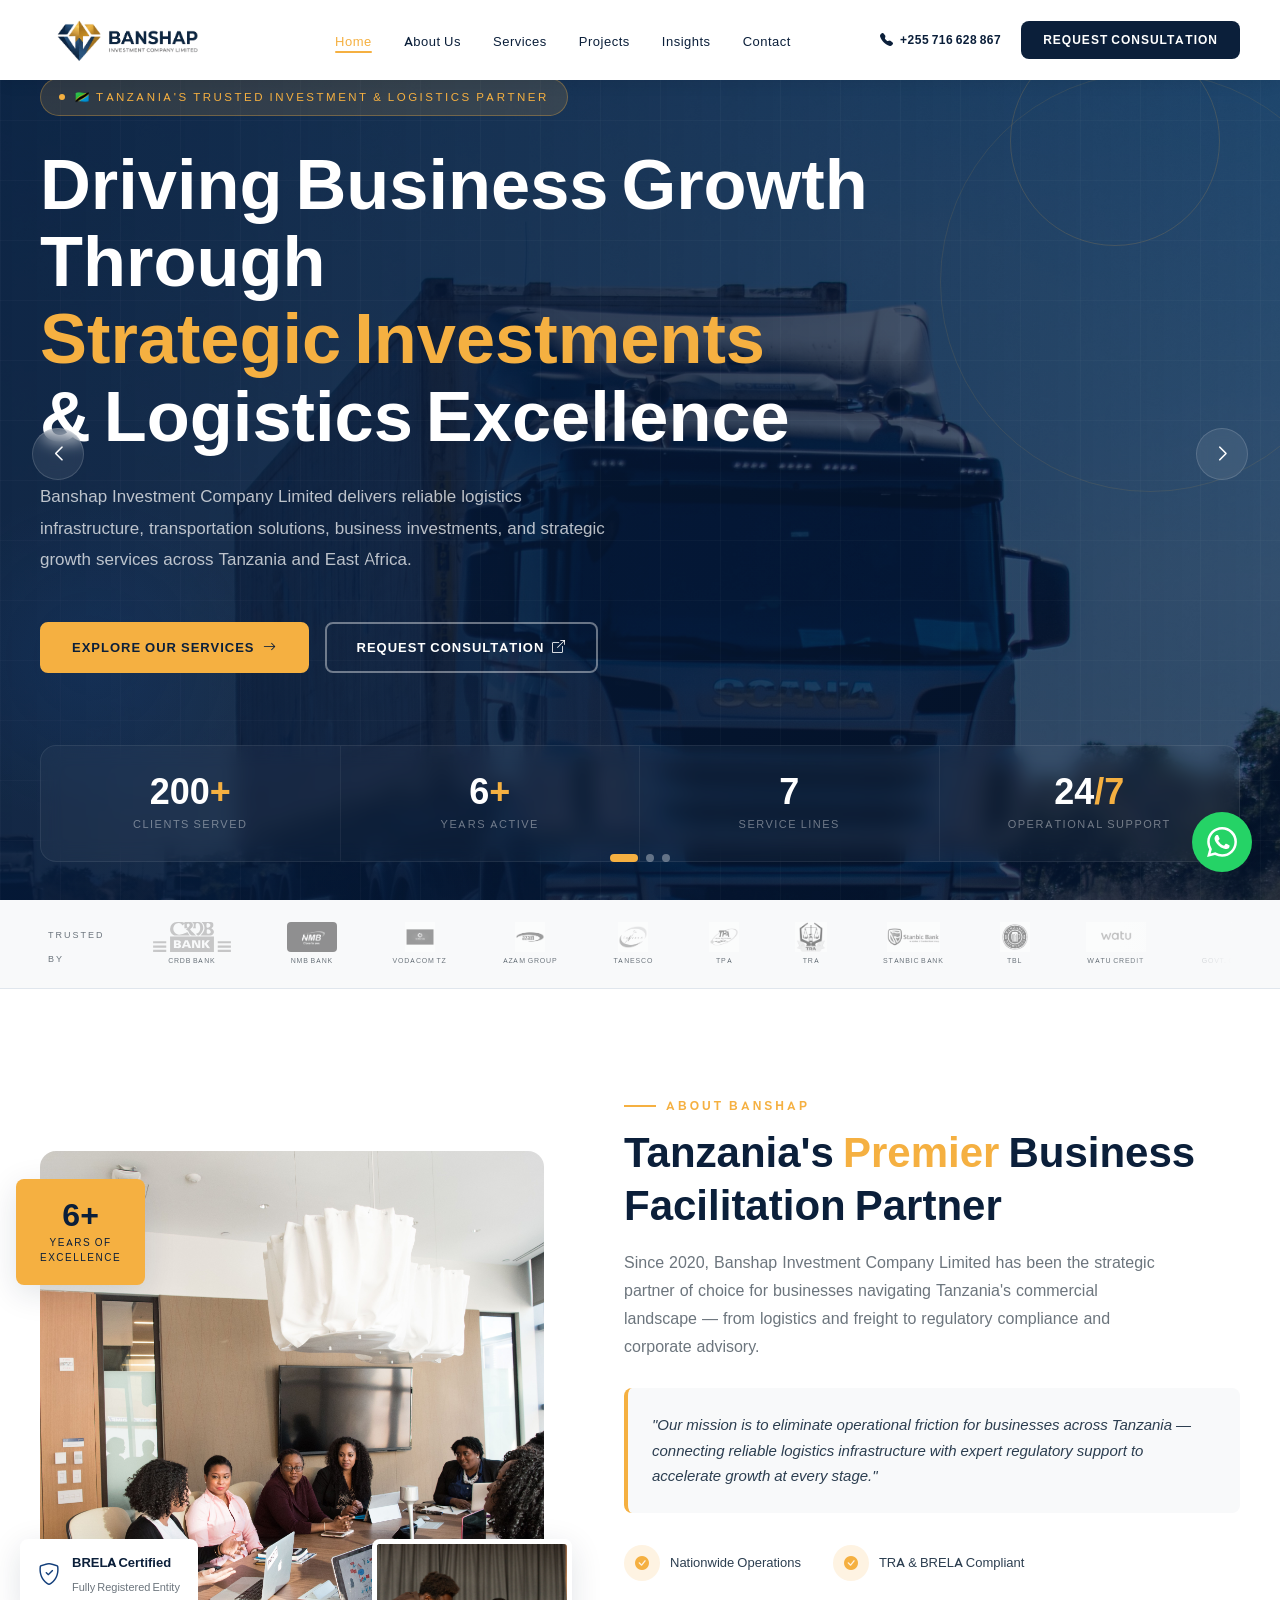
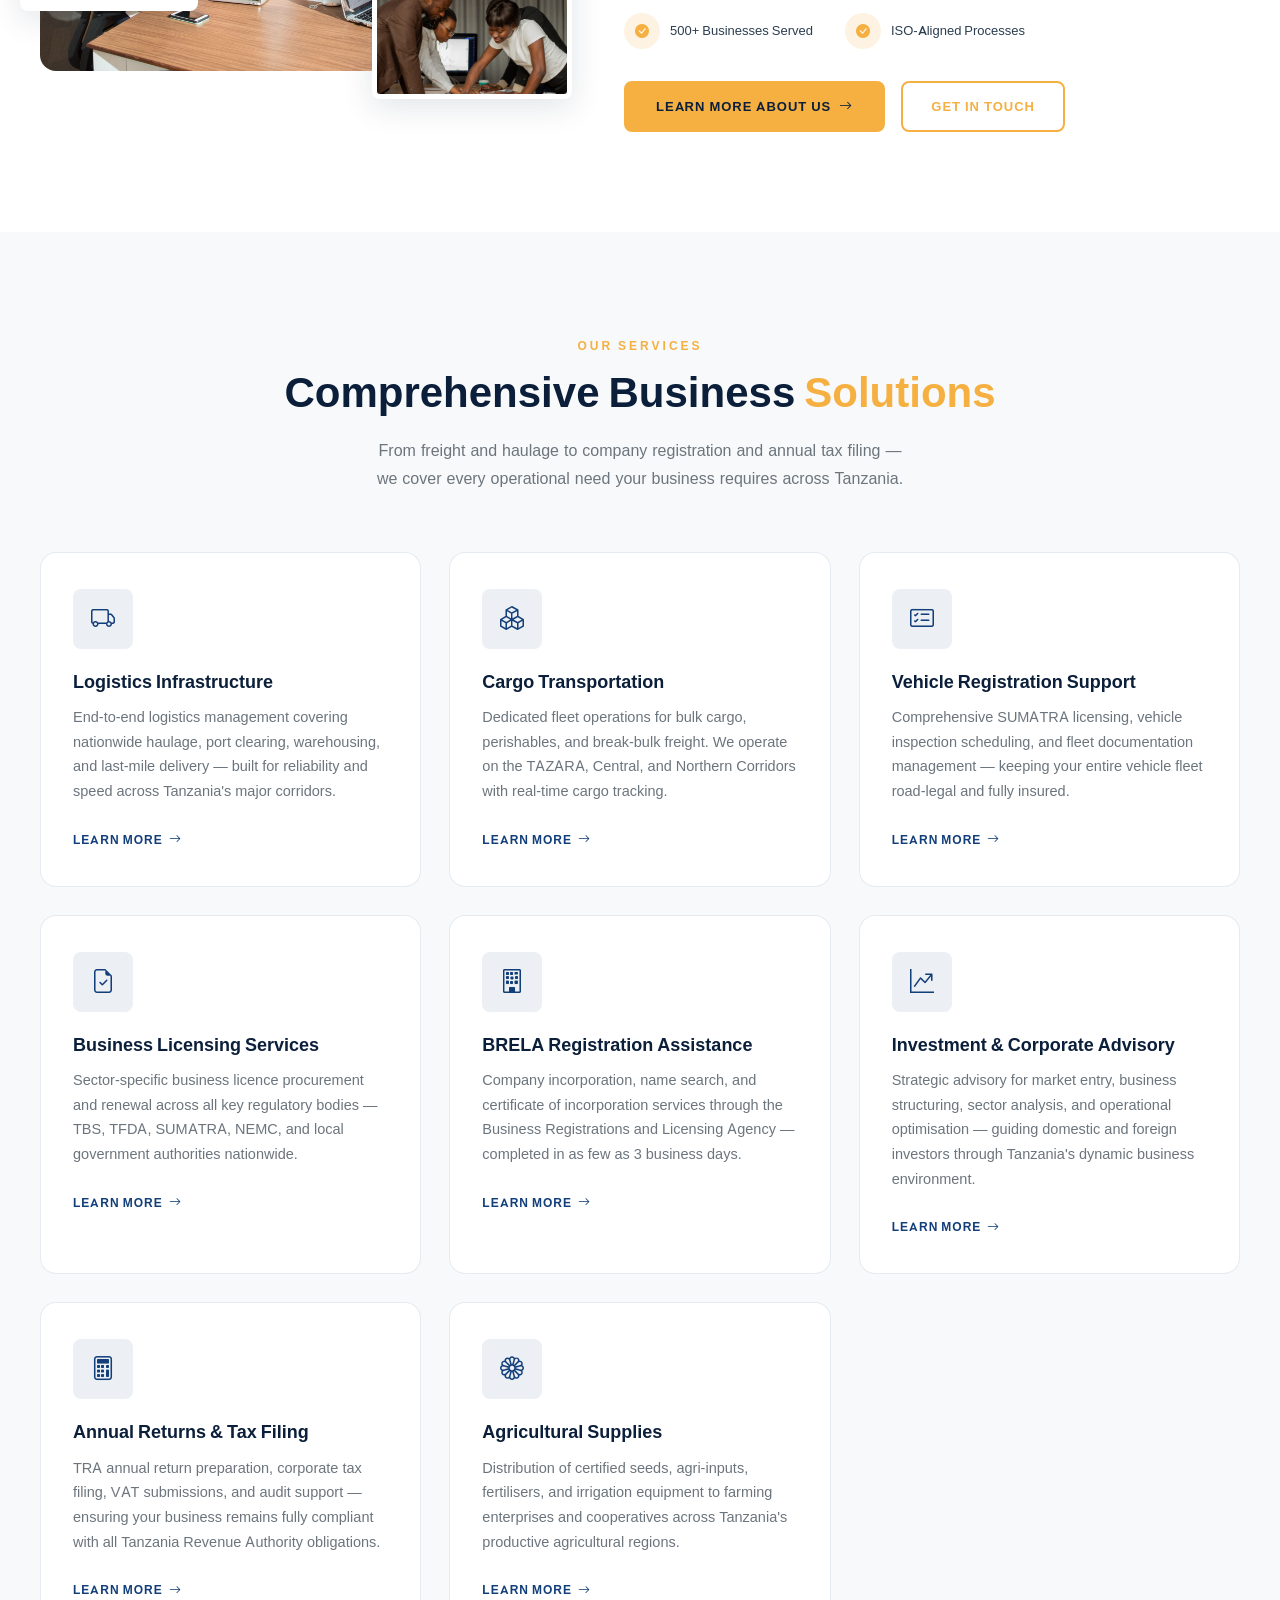
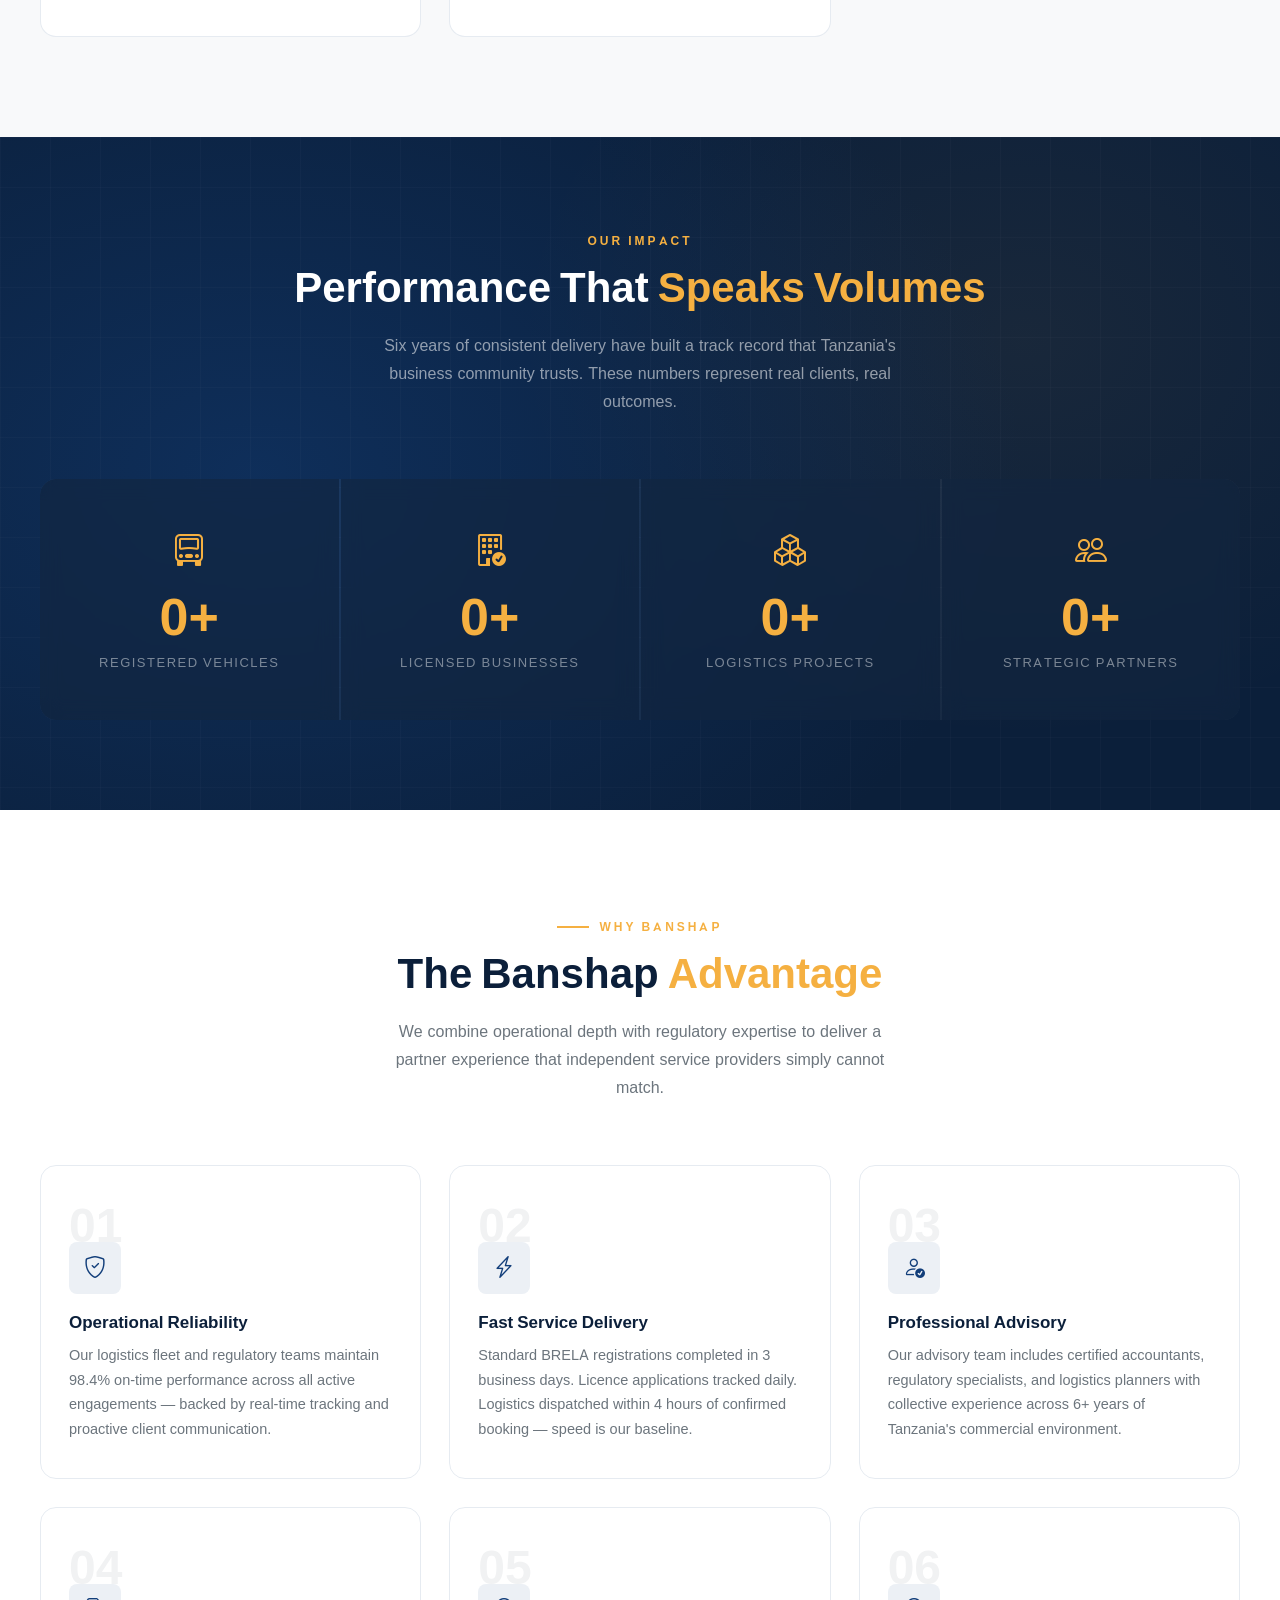
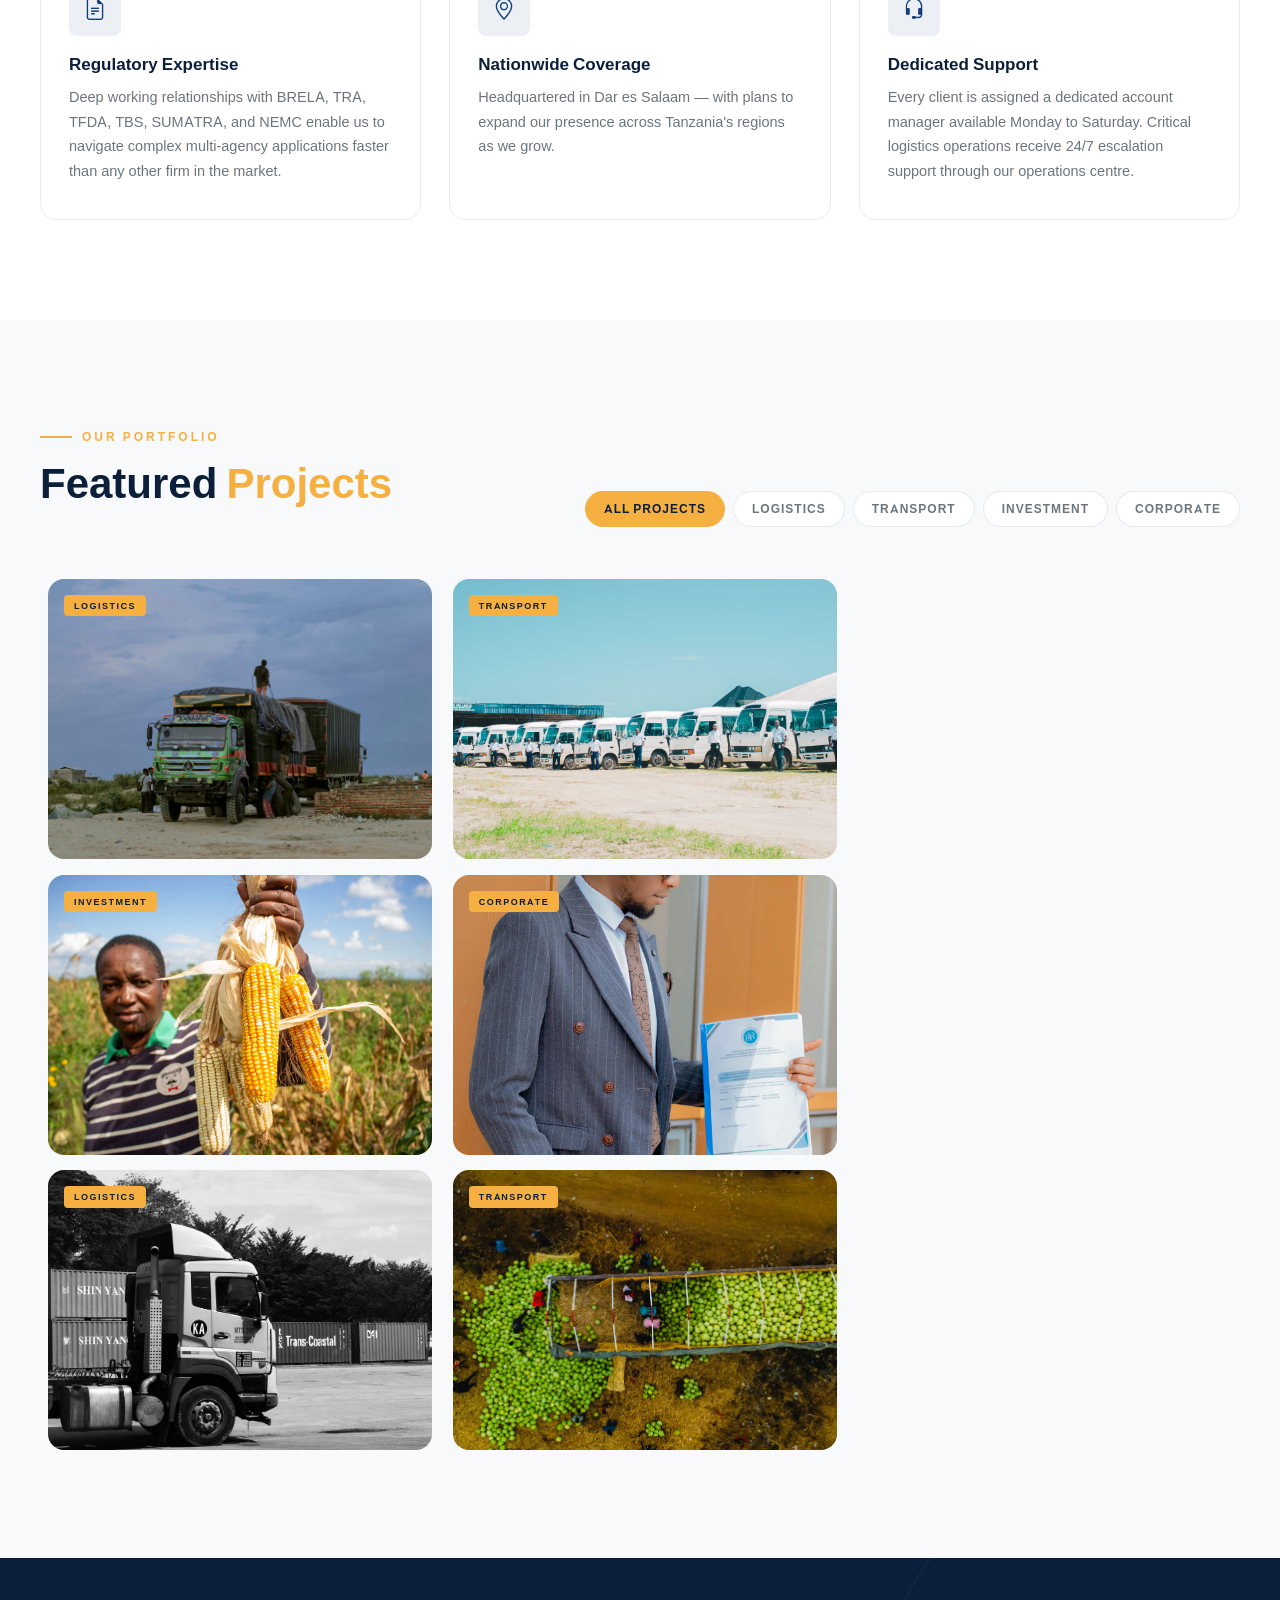
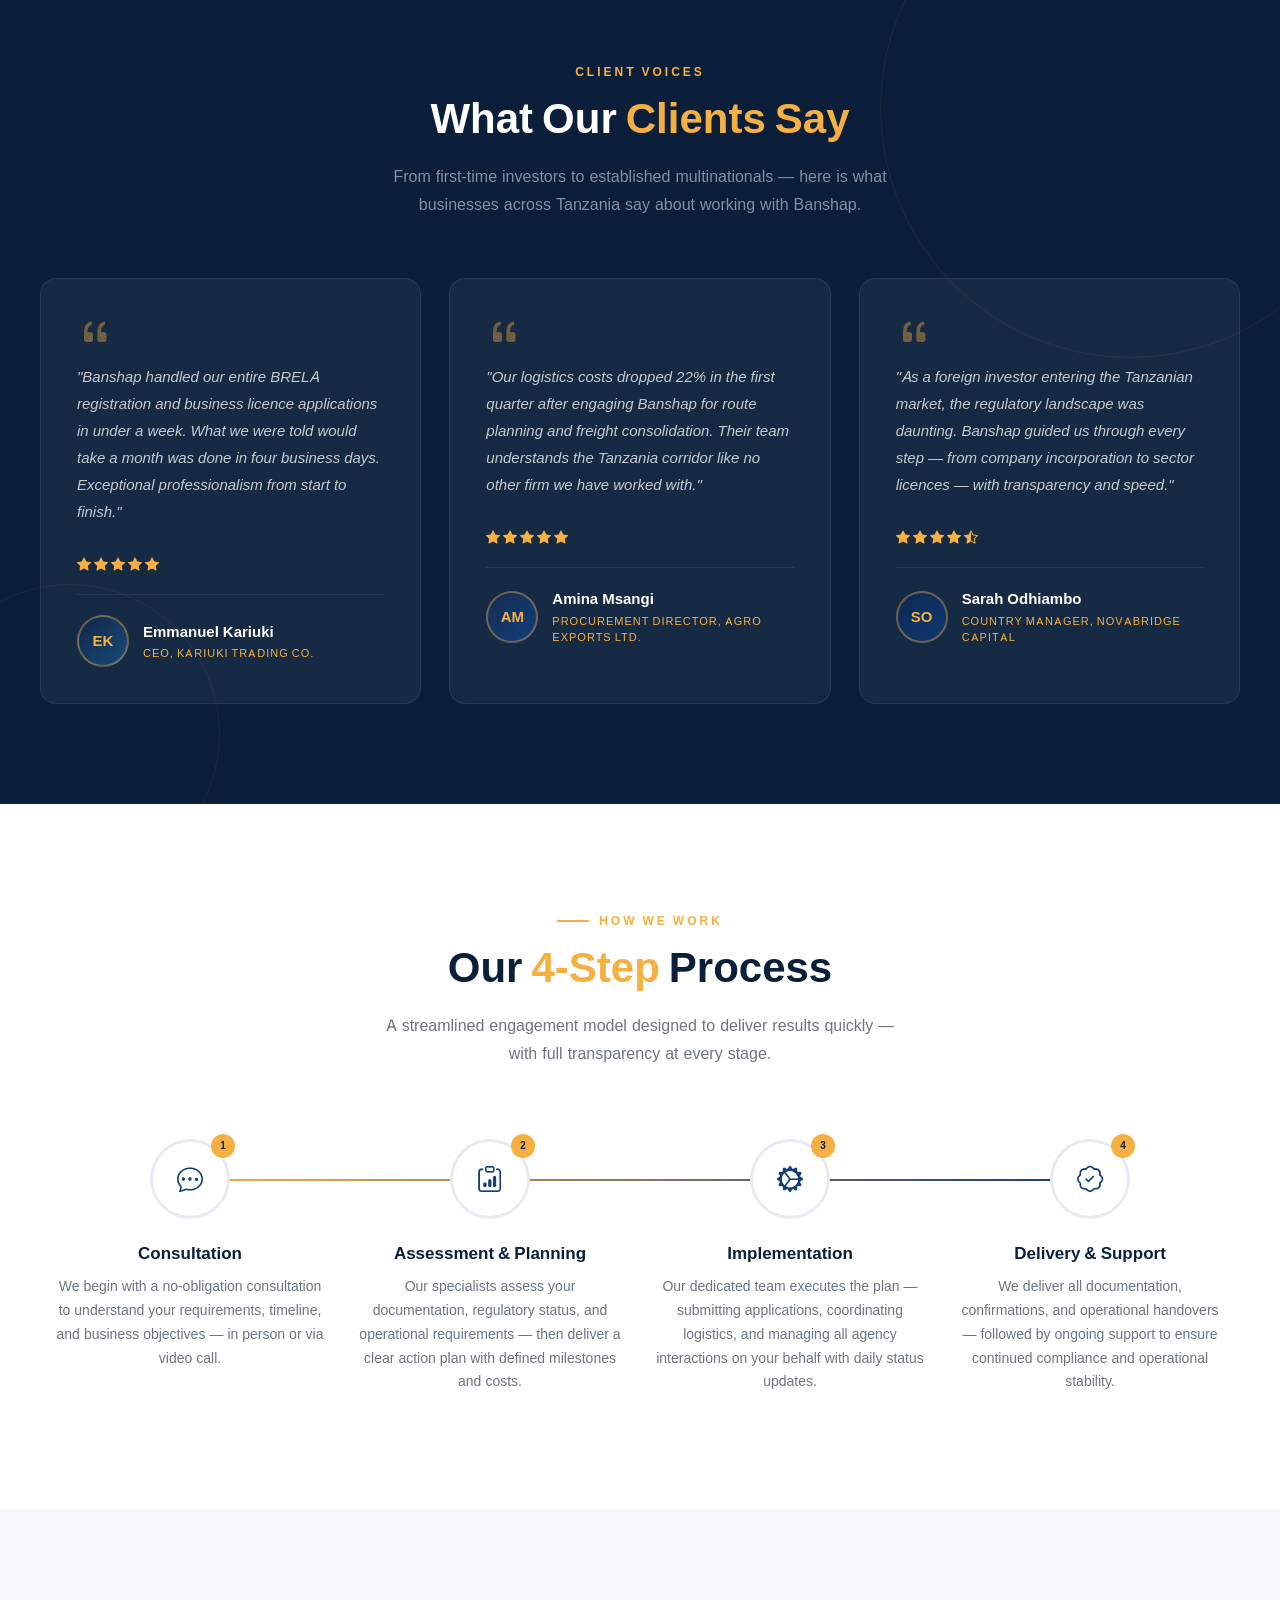
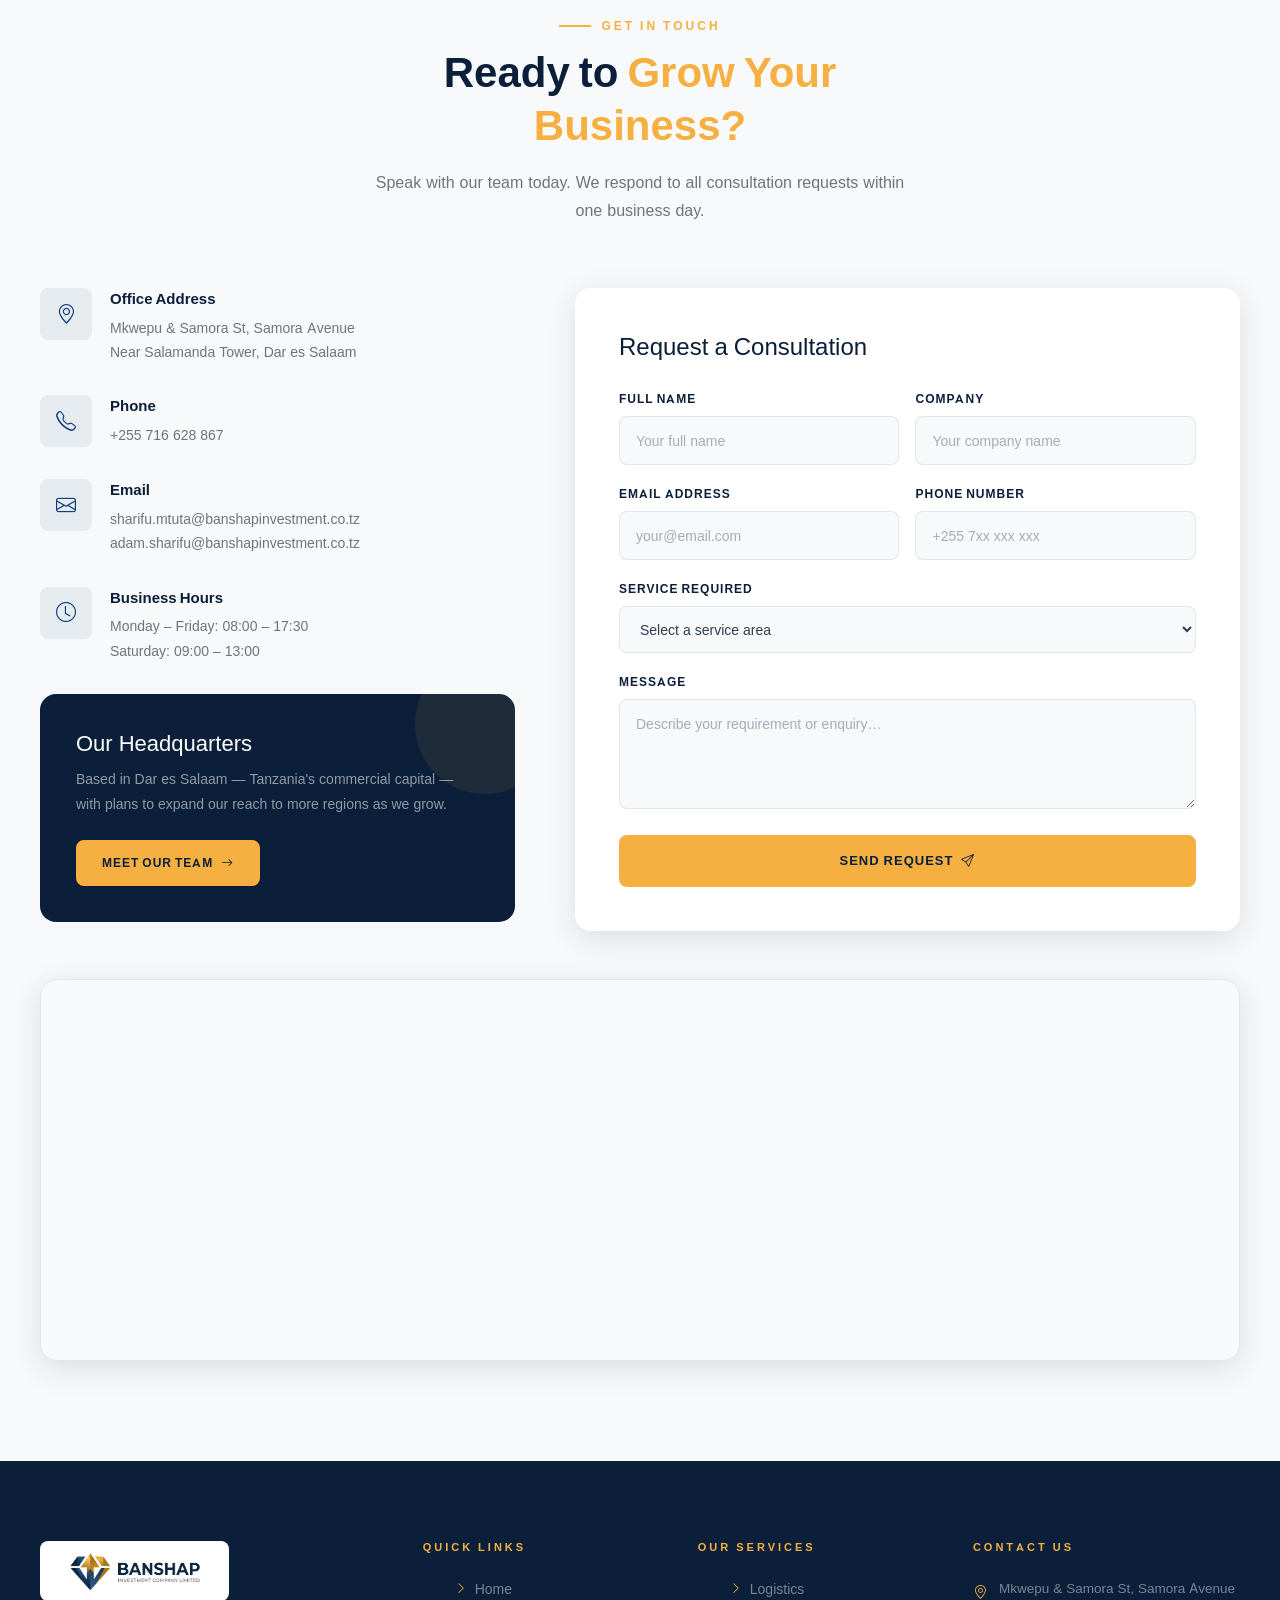
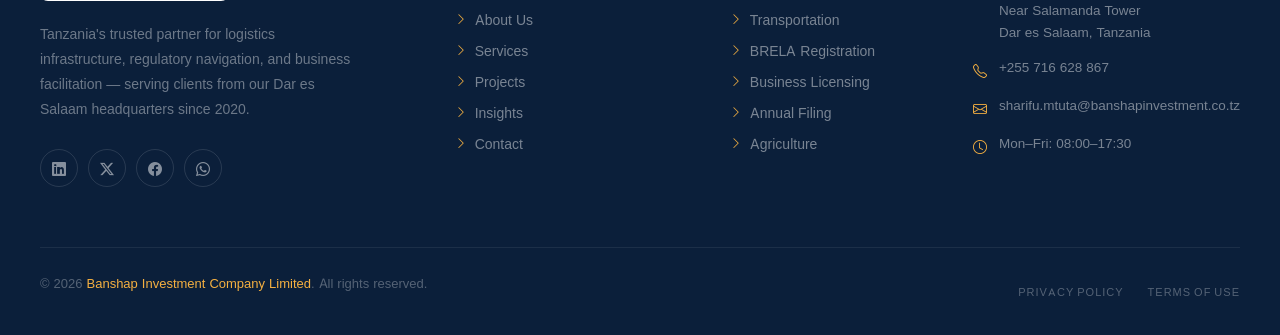
<file: index.html>
<!DOCTYPE html>
<html lang="en">
<head>
  <meta charset="utf-8">
  <meta content="width=device-width, initial-scale=1.0" name="viewport">
  <title>Banshap Investment Company Limited — Logistics, Investment & Business Services, Tanzania</title>
  <meta name="description" content="Banshap Investment Company Limited delivers reliable logistics infrastructure, transportation solutions, business investments, and strategic growth services across Tanzania.">
  <meta name="keywords" content="Banshap, Tanzania logistics, BRELA registration, business licensing, investment advisory, Dar es Salaam freight, Tanzania transport">

  <link href="assets/img/favicon.png" rel="icon">
  <link href="assets/img/apple-touch-icon.png" rel="apple-touch-icon">
  <link rel="preload" href="assets/css/fonts.css" as="style">
  <link href="assets/css/fonts.css" rel="stylesheet">
  <link href="assets/vendor/bootstrap/css/bootstrap.min.css" rel="stylesheet">
  <link href="assets/vendor/bootstrap-icons/bootstrap-icons.css" rel="stylesheet">
  <link href="assets/vendor/aos/aos.css" rel="stylesheet">
  <link href="assets/vendor/glightbox/css/glightbox.min.css" rel="stylesheet">
  <link href="assets/vendor/swiper/swiper-bundle.min.css" rel="stylesheet">
  <link href="assets/css/main.css" rel="stylesheet">

  <style>
    /* ===================================================
       BANSHAP — SURVEX-INSPIRED DESIGN SYSTEM
    =================================================== */
    :root {
      --primary:      #0B1F3A;
      --primary-mid:  #0f2847;
      --secondary:    #123E7A;
      --accent:       #F5B041;
      --accent-dark:  #d4922e;
      --accent-pale:  #fef3e2;
      --light:        #F8F9FA;
      --white:        #FFFFFF;
      --text:         #2C3E50;
      --text-light:   #6c757d;
      --border:       rgba(18,62,122,0.1);
      --shadow-sm:    0 2px 12px rgba(11,31,58,0.08);
      --shadow:       0 8px 32px rgba(11,31,58,0.12);
      --shadow-lg:    0 20px 60px rgba(11,31,58,0.18);
      --radius:       8px;
      --radius-lg:    16px;
      --transition:   all 0.3s ease;
    }
    *, *::before, *::after { box-sizing: border-box; margin: 0; padding: 0; }
    html { scroll-behavior: smooth; }
    body { font-family: 'Inter', sans-serif; font-size: 16px; color: var(--text); background: var(--white); overflow-x: hidden; }
    h1,h2,h3,h4,h5,h6 { font-family: 'Poppins', sans-serif; color: var(--primary); line-height: 1.25; }
    p { line-height: 1.75; color: var(--text-light); }
    a { text-decoration: none; }
    img { max-width: 100%; }
    ::-webkit-scrollbar { width: 5px; }
    ::-webkit-scrollbar-track { background: var(--light); }
    ::-webkit-scrollbar-thumb { background: var(--accent); border-radius: 3px; }
    .label-tag { font-family: 'Outfit', sans-serif; font-size: 12px; font-weight: 600; letter-spacing: 3px; text-transform: uppercase; color: var(--accent); display: inline-flex; align-items: center; gap: 10px; margin-bottom: 12px; }
    .label-tag::before { content: ''; width: 32px; height: 2px; background: var(--accent); flex-shrink: 0; }
    .section-heading { font-size: clamp(28px, 3.5vw, 42px); font-weight: 700; color: var(--primary); margin-bottom: 16px; }
    .section-heading span { color: var(--accent); }
    .section-sub { font-size: 16px; color: var(--text-light); line-height: 1.75; max-width: 540px; }
    .btn-accent { display: inline-flex; align-items: center; gap: 8px; background: var(--accent); color: var(--primary); font-family: 'Outfit', sans-serif; font-size: 13px; font-weight: 600; letter-spacing: 1px; text-transform: uppercase; padding: 14px 30px; border-radius: var(--radius); transition: var(--transition); border: 2px solid var(--accent); }
    .btn-accent:hover { background: var(--accent-dark); border-color: var(--accent-dark); color: var(--white); transform: translateY(-2px); box-shadow: 0 8px 24px rgba(245,176,65,0.35); }
    .btn-outline-primary-custom { display: inline-flex; align-items: center; gap: 8px; background: transparent; color: var(--white); font-family: 'Outfit', sans-serif; font-size: 13px; font-weight: 600; letter-spacing: 1px; text-transform: uppercase; padding: 14px 30px; border-radius: var(--radius); border: 2px solid rgba(255,255,255,0.4); transition: var(--transition); }
    .btn-outline-primary-custom:hover { background: rgba(255,255,255,0.12); border-color: var(--white); color: var(--white); transform: translateY(-2px); }
    .btn-outline-accent { display: inline-flex; align-items: center; gap: 8px; background: transparent; color: var(--accent); font-family: 'Outfit', sans-serif; font-size: 13px; font-weight: 600; letter-spacing: 1px; text-transform: uppercase; padding: 12px 28px; border-radius: var(--radius); border: 2px solid var(--accent); transition: var(--transition); }
    .btn-outline-accent:hover { background: var(--accent); color: var(--primary); transform: translateY(-2px); }

    /* ===== HEADER ===== */
    #header { position: fixed; top: 0; left: 0; right: 0; z-index: 9999; padding: 0 40px; height: 80px; background: #ffffff; box-shadow: 0 2px 16px rgba(0,0,0,0.08); transition: var(--transition); }
    #header.scrolled { background: #ffffff; height: 68px; box-shadow: 0 4px 24px rgba(0,0,0,0.12); }
    .header-inner { display: flex; align-items: center; justify-content: space-between; max-width: 1280px; margin: 0 auto; height: 100%; }
    .logo-wrap { display: flex; align-items: center; text-decoration: none; }
    .site-logo { height: 52px; width: auto; }
    .footer-brand .site-logo { background: #ffffff; border-radius: 8px; padding: 6px 14px; height: 60px; }
    .main-nav ul { list-style: none; display: flex; align-items: center; gap: 32px; margin: 0; }
    .main-nav a { font-family: 'Outfit', sans-serif; font-size: 13px; font-weight: 500; color: var(--primary); letter-spacing: 0.5px; text-decoration: none; position: relative; padding-bottom: 4px; transition: var(--transition); white-space: nowrap; }
    .main-nav a::after { content: ''; position: absolute; bottom: 0; left: 0; right: 0; height: 2px; background: var(--accent); border-radius: 1px; transform: scaleX(0); transition: var(--transition); }
    .main-nav a:hover, .main-nav a.active { color: var(--accent); }
    .main-nav a:hover::after, .main-nav a.active::after { transform: scaleX(1); }
    .header-phone { font-family: 'Outfit', sans-serif; font-size: 13px; color: var(--primary); text-decoration: none; display: flex; align-items: center; gap: 6px; }
    .header-phone:hover { color: var(--accent); }
    .header-cta { font-family: 'Outfit', sans-serif; font-size: 12px; font-weight: 600; letter-spacing: 1px; text-transform: uppercase; color: var(--white); background: var(--primary); padding: 10px 22px; border-radius: var(--radius); transition: var(--transition); text-decoration: none; }
    .header-cta:hover { background: var(--accent); color: var(--primary); }
    .mobile-menu-btn { display: none; background: transparent; border: 2px solid var(--primary); color: var(--primary); padding: 6px 10px; border-radius: 6px; cursor: pointer; font-size: 18px; }

    /* ===== HERO SLIDER ===== */
    #hero { position: relative; overflow: hidden; background: #050E1F; }
    .hero-swiper { width: 100%; height: 100vh; min-height: 640px; }
    .hero-slide { position: relative; display: flex; align-items: center; overflow: hidden; }

    /* Ken Burns background zoom */
    .slide-bg { position: absolute; inset: -6%; background-size: cover; background-position: center; will-change: transform; }
    .swiper-slide-active .slide-bg { animation: kbZoom 8s ease-out forwards; }
    @keyframes kbZoom { from { transform: scale(1); } to { transform: scale(1.07); } }

    /* Dark overlay */
    .slide-overlay { position: absolute; inset: 0; background: linear-gradient(to right, rgba(5,25,55,.92) 0%, rgba(5,25,55,.82) 50%, rgba(5,25,55,.68) 100%); }

    /* Dot grid */
    .slide-grid { position: absolute; inset: 0; background-image: linear-gradient(rgba(255,255,255,0.025) 1px, transparent 1px), linear-gradient(90deg, rgba(255,255,255,0.025) 1px, transparent 1px); background-size: 60px 60px; }

    /* Decorative circles */
    .slide-circle-1 { position: absolute; right: -80px; top: 8%; width: 420px; height: 420px; border-radius: 50%; border: 1px solid rgba(245,176,65,0.10); pointer-events: none; }
    .slide-circle-2 { position: absolute; right: 60px; top: 4%; width: 210px; height: 210px; border-radius: 50%; border: 1px solid rgba(245,176,65,0.16); pointer-events: none; }
    .slide-circle-3 { position: absolute; left: -80px; bottom: 8%; width: 340px; height: 340px; border-radius: 50%; background: radial-gradient(ellipse, rgba(18,62,122,0.25), transparent 70%); pointer-events: none; }

    /* Slide content wrapper */
    .slide-content { position: relative; z-index: 2; max-width: 1280px; margin: 0 auto; padding: 140px 40px 100px; width: 100%; }

    /* Initial hidden state for all animated elements */
    .hero-slide .slide-badge   { opacity: 0; transform: translateY(-22px); }
    .hero-slide .slide-title   { opacity: 0; transform: translateY(32px); }
    .hero-slide .slide-desc    { opacity: 0; }
    .hero-slide .slide-actions { opacity: 0; transform: translateY(22px); }
    .hero-slide .slide-stats   { opacity: 0; transform: translateY(18px); }

    /* Animate in on active slide */
    .swiper-slide-active .slide-badge   { animation: sBadge 0.65s ease 0.20s forwards; }
    .swiper-slide-active .slide-title   { animation: sTitle 0.75s ease 0.40s forwards; }
    .swiper-slide-active .slide-desc    { animation: sFade  0.70s ease 0.80s forwards; }
    .swiper-slide-active .slide-actions { animation: sUp    0.65s ease 1.00s forwards; }
    .swiper-slide-active .slide-stats   { animation: sUp    0.65s ease 1.10s forwards; }

    @keyframes sBadge { to { opacity:1; transform:translateY(0); } }
    @keyframes sTitle { to { opacity:1; transform:translateY(0); } }
    @keyframes sFade  { to { opacity:1; } }
    @keyframes sUp    { to { opacity:1; transform:translateY(0); } }

    /* Badge */
    .slide-badge { display: inline-flex; align-items: center; gap: 10px; background: rgba(245,176,65,0.14); border: 1px solid rgba(245,176,65,0.32); color: var(--accent); font-family: 'Outfit', sans-serif; font-size: 11.5px; letter-spacing: 2.5px; text-transform: uppercase; padding: 9px 18px; border-radius: 50px; margin-bottom: 30px; }
    .slide-badge .badge-dot { width: 6px; height: 6px; background: var(--accent); border-radius: 50%; animation: bdot 1.8s ease infinite; flex-shrink: 0; }
    @keyframes bdot { 0%,100%{opacity:1;} 50%{opacity:0.3;} }

    /* Title */
    .slide-title { font-family: 'Poppins', sans-serif; font-size: clamp(38px, 5.5vw, 72px); font-weight: 800; color: var(--white); line-height: 1.1; margin-bottom: 26px; }
    .slide-title .hl { color: var(--accent); }

    /* Description */
    .slide-desc { font-size: 17px; color: rgba(255,255,255,0.72); line-height: 1.85; max-width: 580px; margin-bottom: 46px; font-weight: 300; }

    /* Actions */
    .slide-actions { display: flex; align-items: center; gap: 16px; flex-wrap: wrap; margin-bottom: 72px; }

    /* Stats bar */
    .slide-stats { display: grid; grid-template-columns: repeat(4, 1fr); border: 1px solid rgba(255,255,255,0.08); border-radius: var(--radius-lg); overflow: hidden; background: rgba(255,255,255,0.03); backdrop-filter: blur(10px); }
    .slide-stat { padding: 28px 24px; border-right: 1px solid rgba(255,255,255,0.06); text-align: center; }
    .slide-stat:last-child { border-right: none; }
    .slide-stat-num { font-family: 'Poppins', sans-serif; font-size: 36px; font-weight: 800; color: var(--white); line-height: 1; display: block; }
    .slide-stat-num span { color: var(--accent); }
    .slide-stat-lbl { font-family: 'Outfit', sans-serif; font-size: 11px; letter-spacing: 1.5px; text-transform: uppercase; color: rgba(255,255,255,0.4); margin-top: 6px; display: block; }

    /* Swiper navigation */
    .hero-swiper .swiper-button-prev,
    .hero-swiper .swiper-button-next { width: 52px; height: 52px; background: rgba(255,255,255,0.08); border: 1px solid rgba(255,255,255,0.15); border-radius: 50%; backdrop-filter: blur(8px); color: var(--white); transition: var(--transition); }
    .hero-swiper .swiper-button-prev::after,
    .hero-swiper .swiper-button-next::after { font-size: 14px; font-weight: 700; }
    .hero-swiper .swiper-button-prev:hover,
    .hero-swiper .swiper-button-next:hover { background: var(--accent); border-color: var(--accent); color: var(--primary); }
    .hero-swiper .swiper-button-prev { left: 32px; }
    .hero-swiper .swiper-button-next { right: 32px; }

    /* Swiper pagination */
    .hero-swiper .swiper-pagination { bottom: 32px; }
    .hero-swiper .swiper-pagination-bullet { width: 8px; height: 8px; background: rgba(255,255,255,0.35); opacity: 1; transition: var(--transition); }
    .hero-swiper .swiper-pagination-bullet-active { background: var(--accent); width: 28px; border-radius: 4px; }

    /* ===== CLIENTS STRIP / INFINITE TICKER ===== */
    .clients-strip {
      background: var(--light);
      border-bottom: 1px solid var(--border);
      padding: 20px 0;
      overflow: hidden;
      position: relative;
      display: flex;
      align-items: center;
    }
    /* Edge fade masks */
    .clients-strip::before,
    .clients-strip::after {
      content: '';
      position: absolute; top: 0; bottom: 0;
      width: 160px; z-index: 2; pointer-events: none;
    }
    .clients-strip::before { left: 0; background: linear-gradient(to right, var(--light) 30%, transparent); }
    .clients-strip::after  { right: 0; background: linear-gradient(to left,  var(--light) 30%, transparent); }

    .clients-label-col {
      flex-shrink: 0;
      padding: 0 20px 0 48px;
      z-index: 3;
      position: relative;
    }
    .clients-label {
      font-family: 'Outfit', sans-serif;
      font-size: 9px;
      letter-spacing: 2px;
      text-transform: uppercase;
      color: var(--text-light);
      white-space: nowrap;
      line-height: 1.6;
    }

    .ticker-viewport {
      flex: 1;
      overflow: hidden;
      min-width: 0;
    }

    @keyframes ticker-scroll {
      0%   { transform: translateX(0); }
      100% { transform: translateX(-50%); }
    }

    .ticker-track {
      display: flex;
      align-items: center;
      width: max-content;
      animation: ticker-scroll 38s linear infinite;
    }
    .ticker-track:hover { animation-play-state: paused; }

    /* ---- logo cards ---- */
    .client-logo-wrap {
      display: flex;
      flex-direction: column;
      align-items: center;
      gap: 4px;
      padding: 0 28px;
      flex-shrink: 0;
    }
    .client-logo-img {
      height: 30px;
      width: auto;
      max-width: 96px;
      object-fit: contain;
      filter: grayscale(100%) opacity(0.48);
      transition: filter 0.35s ease;
    }
    .ticker-track:hover .client-logo-wrap:hover .client-logo-img {
      filter: grayscale(0%) opacity(1);
    }
    .client-logo-dark-bg .client-logo-img {
      background: var(--primary);
      border-radius: 4px;
      padding: 3px 8px;
    }
    .cb-name {
      font-family: 'Outfit', sans-serif;
      font-size: 7px;
      letter-spacing: 0.8px;
      text-transform: uppercase;
      color: var(--text-light);
      white-space: nowrap;
    }

    /* ===== ABOUT / INTRODUCTION ===== */
    #about { padding: 100px 40px; background: var(--white); }
    .about-inner { max-width: 1280px; margin: 0 auto; display: grid; grid-template-columns: 0.9fr 1.1fr; gap: 80px; align-items: center; }
    .about-media { position: relative; }
    .about-img-main { width: 100%; height: 520px; object-fit: cover; border-radius: var(--radius-lg); }
    .about-img-inset { position: absolute; bottom: -28px; right: -28px; width: 200px; height: 160px; object-fit: cover; border-radius: var(--radius); border: 5px solid var(--white); box-shadow: var(--shadow); }
    .about-badge { position: absolute; top: 28px; left: -24px; background: var(--accent); color: var(--primary); padding: 20px 24px; border-radius: var(--radius); box-shadow: var(--shadow); text-align: center; }
    .about-badge .num { font-family: 'Poppins', sans-serif; font-size: 32px; font-weight: 800; line-height: 1; display: block; }
    .about-badge .lbl { font-family: 'Outfit', sans-serif; font-size: 10px; letter-spacing: 1.5px; text-transform: uppercase; display: block; margin-top: 4px; }
    .about-cert { position: absolute; bottom: 60px; left: -20px; background: var(--white); border-radius: var(--radius); padding: 14px 18px; box-shadow: var(--shadow); display: flex; align-items: center; gap: 12px; }
    .about-cert i { font-size: 22px; color: var(--secondary); }
    .about-cert .cert-text { font-family: 'Outfit', sans-serif; }
    .about-cert .cert-text strong { display: block; font-size: 13px; color: var(--primary); }
    .about-cert .cert-text span { font-size: 11px; color: var(--text-light); }
    .about-content { }
    .about-trust { display: flex; gap: 32px; margin: 32px 0; flex-wrap: wrap; }
    .trust-item { display: flex; align-items: center; gap: 10px; }
    .trust-item i { width: 36px; height: 36px; background: var(--accent-pale); border-radius: 50%; display: flex; align-items: center; justify-content: center; color: var(--accent); font-size: 14px; flex-shrink: 0; }
    .trust-item span { font-family: 'Outfit', sans-serif; font-size: 13px; font-weight: 500; color: var(--text); }
    .about-mission { background: var(--light); border-radius: var(--radius); padding: 24px; margin: 28px 0; border-left: 4px solid var(--accent); }
    .about-mission p { font-size: 15px; color: var(--text); font-style: italic; line-height: 1.7; margin: 0; }

    /* ===== SERVICES ===== */
    #services { padding: 100px 40px; background: var(--light); }
    .services-inner { max-width: 1280px; margin: 0 auto; }
    .services-header { text-align: center; margin-bottom: 60px; }
    .services-header .label-tag { justify-content: center; }
    .services-header .label-tag::before { display: none; }
    .services-grid { display: grid; grid-template-columns: repeat(3, 1fr); gap: 28px; }
    .service-card { background: var(--white); border-radius: var(--radius-lg); padding: 36px 32px; border: 1px solid var(--border); transition: var(--transition); position: relative; overflow: hidden; }
    .service-card::before { content: ''; position: absolute; bottom: 0; left: 0; right: 0; height: 3px; background: var(--accent); transform: scaleX(0); transition: var(--transition); }
    .service-card:hover { transform: translateY(-6px); box-shadow: var(--shadow-lg); border-color: transparent; }
    .service-card:hover::before { transform: scaleX(1); }
    .service-card:hover .svc-icon { background: var(--accent); color: var(--primary); }
    .svc-icon { width: 60px; height: 60px; background: rgba(18,62,122,0.08); border-radius: var(--radius); display: flex; align-items: center; justify-content: center; font-size: 24px; color: var(--secondary); margin-bottom: 22px; transition: var(--transition); }
    .service-card h4 { font-size: 18px; font-weight: 700; color: var(--primary); margin-bottom: 12px; }
    .service-card p { font-size: 14.5px; line-height: 1.7; color: var(--text-light); margin-bottom: 22px; }
    .svc-learn { font-family: 'Outfit', sans-serif; font-size: 12px; font-weight: 600; letter-spacing: 1px; text-transform: uppercase; color: var(--secondary); display: inline-flex; align-items: center; gap: 6px; transition: var(--transition); }
    .svc-learn:hover, .service-card:hover .svc-learn { color: var(--accent); gap: 10px; }

    /* ===== METRICS / STATS ===== */
    #metrics { padding: 90px 40px; background: var(--primary); position: relative; overflow: hidden; }
    #metrics::before { content: ''; position: absolute; inset: 0; background-image: radial-gradient(ellipse 60% 80% at 20% 50%, rgba(18,62,122,0.5), transparent), radial-gradient(ellipse 40% 60% at 80% 30%, rgba(245,176,65,0.06), transparent); }
    #metrics::after { content: ''; position: absolute; inset: 0; background-image: linear-gradient(rgba(255,255,255,0.02) 1px, transparent 1px), linear-gradient(90deg, rgba(255,255,255,0.02) 1px, transparent 1px); background-size: 50px 50px; }
    .metrics-inner { max-width: 1280px; margin: 0 auto; position: relative; z-index: 1; }
    .metrics-top { text-align: center; margin-bottom: 64px; }
    .metrics-top .label-tag { color: var(--accent); justify-content: center; }
    .metrics-top .label-tag::before { display: none; }
    .metrics-top .section-heading { color: var(--white); }
    .metrics-top .section-sub { color: rgba(255,255,255,0.55); margin: 0 auto; }
    .metrics-grid { display: grid; grid-template-columns: repeat(4, 1fr); gap: 2px; background: rgba(255,255,255,0.05); border-radius: var(--radius-lg); overflow: hidden; }
    .metric-item { padding: 48px 32px; text-align: center; background: rgba(11,31,58,0.6); backdrop-filter: blur(10px); transition: var(--transition); }
    .metric-item:hover { background: rgba(18,62,122,0.7); }
    .metric-icon { font-size: 32px; color: var(--accent); margin-bottom: 16px; display: block; }
    .metric-num { font-family: 'Poppins', sans-serif; font-size: 52px; font-weight: 800; color: var(--white); line-height: 1; display: block; }
    .metric-num span { color: var(--accent); }
    .metric-label { font-family: 'Outfit', sans-serif; font-size: 13px; letter-spacing: 1.5px; text-transform: uppercase; color: rgba(255,255,255,0.45); margin-top: 10px; display: block; }

    /* ===== WHY CHOOSE ===== */
    #why { padding: 100px 40px; background: var(--white); }
    .why-inner { max-width: 1280px; margin: 0 auto; }
    .why-header { text-align: center; max-width: 640px; margin: 0 auto 64px; }
    .why-grid { display: grid; grid-template-columns: repeat(3, 1fr); gap: 28px; }
    .why-card { padding: 36px 28px; border: 1px solid var(--border); border-radius: var(--radius-lg); transition: var(--transition); }
    .why-card:hover { border-color: var(--accent); background: var(--accent-pale); transform: translateY(-4px); box-shadow: var(--shadow); }
    .why-num { font-family: 'Poppins', sans-serif; font-size: 48px; font-weight: 800; color: rgba(11,31,58,0.06); line-height: 1; margin-bottom: -8px; }
    .why-icon { width: 52px; height: 52px; background: rgba(18,62,122,0.08); border-radius: var(--radius); display: flex; align-items: center; justify-content: center; font-size: 22px; color: var(--secondary); margin-bottom: 18px; transition: var(--transition); }
    .why-card:hover .why-icon { background: var(--accent); color: var(--primary); }
    .why-card h4 { font-size: 17px; font-weight: 700; color: var(--primary); margin-bottom: 10px; }
    .why-card p { font-size: 14.5px; line-height: 1.7; color: var(--text-light); margin: 0; }

    /* ===== PROJECTS / PORTFOLIO ===== */
    #projects { padding: 100px 40px; background: var(--light); }
    .projects-inner { max-width: 1280px; margin: 0 auto; }
    .projects-header { display: flex; align-items: flex-end; justify-content: space-between; margin-bottom: 44px; flex-wrap: wrap; gap: 24px; }
    .portfolio-filters { display: flex; gap: 8px; flex-wrap: wrap; }
    .pf-btn { font-family: 'Outfit', sans-serif; font-size: 12px; font-weight: 600; letter-spacing: 1px; text-transform: uppercase; padding: 8px 18px; border-radius: 50px; border: 1.5px solid var(--border); background: var(--white); color: var(--text-light); cursor: pointer; transition: var(--transition); }
    .pf-btn.active, .pf-btn:hover { background: var(--accent); border-color: var(--accent); color: var(--primary); }
    .portfolio-grid { position: relative; }
    .portfolio-item { position: relative; border-radius: var(--radius-lg); overflow: hidden; width: 32%; margin: 0.66%; display: inline-block; vertical-align: top; transition: opacity 0.25s ease; }
    .portfolio-item img { width: 100%; height: 280px; object-fit: cover; display: block; transition: transform 0.6s ease; }
    .portfolio-item:hover img { transform: scale(1.08); }
    .portfolio-overlay { position: absolute; inset: 0; background: linear-gradient(to top, rgba(11,31,58,0.92), rgba(11,31,58,0.3) 50%, transparent); opacity: 0; transition: var(--transition); display: flex; flex-direction: column; justify-content: flex-end; padding: 24px; }
    .portfolio-item:hover .portfolio-overlay { opacity: 1; }
    .portfolio-cat { font-family: 'Outfit', sans-serif; font-size: 10px; letter-spacing: 2px; text-transform: uppercase; color: var(--accent); margin-bottom: 6px; }
    .portfolio-overlay h4 { font-size: 18px; color: var(--white); margin-bottom: 12px; }
    .portfolio-overlay-actions { display: flex; gap: 10px; }
    .pov-btn { width: 36px; height: 36px; background: rgba(255,255,255,0.15); border-radius: 50%; display: flex; align-items: center; justify-content: center; color: var(--white); font-size: 14px; transition: var(--transition); }
    .pov-btn:hover { background: var(--accent); color: var(--primary); }
    .portfolio-badge { position: absolute; top: 16px; left: 16px; background: var(--accent); color: var(--primary); font-family: 'Outfit', sans-serif; font-size: 9px; letter-spacing: 1.5px; text-transform: uppercase; padding: 4px 10px; border-radius: 4px; font-weight: 600; }

    /* ===== TESTIMONIALS ===== */
    #testimonials { padding: 100px 40px; background: var(--primary); position: relative; overflow: hidden; }
    #testimonials::before { content: ''; position: absolute; top: -100px; right: -100px; width: 500px; height: 500px; border-radius: 50%; border: 1px solid rgba(245,176,65,0.08); }
    #testimonials::after { content: ''; position: absolute; bottom: -80px; left: -80px; width: 300px; height: 300px; border-radius: 50%; border: 1px solid rgba(245,176,65,0.06); }
    .testimonials-inner { max-width: 1280px; margin: 0 auto; position: relative; z-index: 1; }
    .testi-header { text-align: center; margin-bottom: 60px; }
    .testi-header .label-tag { color: var(--accent); justify-content: center; }
    .testi-header .label-tag::before { display: none; }
    .testi-header .section-heading { color: var(--white); }
    .testi-header .section-sub { color: rgba(255,255,255,0.5); margin: 0 auto; }
    .testi-grid { display: grid; grid-template-columns: repeat(3, 1fr); gap: 28px; }
    .testi-card { background: rgba(255,255,255,0.05); border: 1px solid rgba(255,255,255,0.08); border-radius: var(--radius-lg); padding: 36px; transition: var(--transition); }
    .testi-card:hover { background: rgba(255,255,255,0.09); border-color: rgba(245,176,65,0.2); transform: translateY(-4px); }
    .testi-quote-icon { font-size: 36px; color: var(--accent); opacity: 0.4; line-height: 1; margin-bottom: 12px; display: block; }
    .testi-text { font-size: 15px; color: rgba(255,255,255,0.75); line-height: 1.8; margin-bottom: 28px; font-style: italic; }
    .testi-rating { display: flex; gap: 3px; margin-bottom: 20px; }
    .testi-rating i { color: var(--accent); font-size: 14px; }
    .testi-author { display: flex; align-items: center; gap: 14px; padding-top: 20px; border-top: 1px solid rgba(255,255,255,0.07); }
    .testi-author img { width: 52px; height: 52px; border-radius: 50%; object-fit: cover; border: 2px solid rgba(245,176,65,0.3); }
    .testi-avatar { width: 52px; height: 52px; border-radius: 50%; border: 2px solid rgba(245,176,65,0.4); display: flex; align-items: center; justify-content: center; font-family: 'Poppins', sans-serif; font-weight: 700; font-size: 15px; color: var(--accent); flex-shrink: 0; }
    .tav-1 { background: linear-gradient(135deg,#0f2847,#1a4a7a); }
    .tav-2 { background: linear-gradient(135deg,#162d50,#123E7A); }
    .tav-3 { background: linear-gradient(135deg,#0d2a50,#0f3870); }
    .testi-author-info .name { font-family: 'Poppins', sans-serif; font-size: 15px; font-weight: 600; color: var(--white); display: block; }
    .testi-author-info .role { font-family: 'Outfit', sans-serif; font-size: 11px; letter-spacing: 1px; color: var(--accent); text-transform: uppercase; display: block; margin-top: 2px; }

    /* ===== PROCESS TIMELINE ===== */
    #process { padding: 100px 40px; background: var(--white); }
    .process-inner { max-width: 1280px; margin: 0 auto; }
    .process-header { text-align: center; max-width: 560px; margin: 0 auto 72px; }
    .process-steps { display: grid; grid-template-columns: repeat(4, 1fr); gap: 0; position: relative; }
    .process-steps::before { content: ''; position: absolute; top: 40px; left: 12.5%; right: 12.5%; height: 2px; background: linear-gradient(90deg, var(--accent), var(--secondary)); z-index: 0; }
    .process-step { text-align: center; position: relative; z-index: 1; padding: 0 16px; }
    .step-dot { width: 80px; height: 80px; background: var(--white); border: 3px solid var(--border); border-radius: 50%; display: flex; align-items: center; justify-content: center; margin: 0 auto 24px; transition: var(--transition); position: relative; }
    .process-step:hover .step-dot { border-color: var(--accent); background: var(--accent); }
    .process-step:hover .step-dot i { color: var(--primary); }
    .step-dot i { font-size: 26px; color: var(--secondary); transition: var(--transition); }
    .step-num { position: absolute; top: -8px; right: -8px; width: 24px; height: 24px; background: var(--accent); color: var(--primary); font-family: 'Poppins', sans-serif; font-size: 10px; font-weight: 800; border-radius: 50%; display: flex; align-items: center; justify-content: center; }
    .process-step h4 { font-size: 17px; font-weight: 700; color: var(--primary); margin-bottom: 10px; }
    .process-step p { font-size: 14px; color: var(--text-light); line-height: 1.7; }

    /* ===== CONTACT / CTA ===== */
    #contact { padding: 100px 40px; background: var(--light); }
    .contact-inner { max-width: 1280px; margin: 0 auto; }
    .contact-top { text-align: center; max-width: 600px; margin: 0 auto 64px; }
    .contact-layout { display: grid; grid-template-columns: 1fr 1.4fr; gap: 60px; align-items: start; }
    .contact-map { margin-top: 48px; border-radius: var(--radius-lg); overflow: hidden; box-shadow: var(--shadow); border: 1px solid var(--border); }
    .contact-map iframe { width: 100%; height: 380px; display: block; border: none; }
    .contact-info { }
    .contact-info-item { display: flex; gap: 18px; align-items: flex-start; margin-bottom: 32px; }
    .ci-icon { width: 52px; height: 52px; background: rgba(18,62,122,0.08); border-radius: var(--radius); display: flex; align-items: center; justify-content: center; font-size: 20px; color: var(--secondary); flex-shrink: 0; }
    .ci-body strong { font-family: 'Poppins', sans-serif; font-size: 15px; color: var(--primary); display: block; margin-bottom: 4px; }
    .ci-body span { font-size: 14px; color: var(--text-light); line-height: 1.6; }
    .contact-cta-box { background: var(--primary); border-radius: var(--radius-lg); padding: 36px; margin-top: 32px; position: relative; overflow: hidden; }
    .contact-cta-box::before { content: ''; position: absolute; top: -40px; right: -40px; width: 140px; height: 140px; border-radius: 50%; background: rgba(245,176,65,0.08); }
    .contact-cta-box h4 { font-size: 22px; color: var(--white); margin-bottom: 10px; }
    .contact-cta-box p { font-size: 14px; color: rgba(255,255,255,0.55); margin-bottom: 24px; }
    .contact-form-wrap { background: var(--white); border-radius: var(--radius-lg); padding: 44px; box-shadow: var(--shadow); }
    .contact-form-wrap h3 { font-size: 24px; color: var(--primary); margin-bottom: 28px; }
    .form-group { margin-bottom: 20px; }
    .form-group label { font-family: 'Outfit', sans-serif; font-size: 12px; font-weight: 600; letter-spacing: 1px; text-transform: uppercase; color: var(--primary); display: block; margin-bottom: 8px; }
    .form-control-custom { width: 100%; padding: 13px 16px; border: 1.5px solid var(--border); border-radius: var(--radius); font-family: 'Inter', sans-serif; font-size: 14px; color: var(--text); background: var(--light); outline: none; transition: var(--transition); }
    .form-control-custom:focus { border-color: var(--secondary); background: var(--white); box-shadow: 0 0 0 3px rgba(18,62,122,0.08); }
    .form-control-custom::placeholder { color: #aab; }
    textarea.form-control-custom { resize: vertical; min-height: 110px; }
    .form-row { display: grid; grid-template-columns: 1fr 1fr; gap: 16px; }

    /* ===== FOOTER ===== */
    #footer { background: var(--primary); padding: 80px 40px 0; }
    .footer-inner { max-width: 1280px; margin: 0 auto; }
    .footer-grid { display: grid; grid-template-columns: 1.5fr 1fr 1fr 1fr; gap: 60px; padding-bottom: 60px; border-bottom: 1px solid rgba(255,255,255,0.07); }
    .footer-brand p { font-size: 14px; color: rgba(255,255,255,0.4); line-height: 1.8; margin: 20px 0 28px; font-weight: 300; }
    .footer-socials { display: flex; gap: 10px; }
    .footer-social { width: 38px; height: 38px; border: 1px solid rgba(255,255,255,0.12); border-radius: 50%; display: flex; align-items: center; justify-content: center; color: rgba(255,255,255,0.5); font-size: 14px; text-decoration: none; transition: var(--transition); }
    .footer-social:hover { background: var(--accent); border-color: var(--accent); color: var(--primary); }
    .footer-col h5 { font-family: 'Outfit', sans-serif; font-size: 11px; font-weight: 600; letter-spacing: 3px; text-transform: uppercase; color: var(--accent); margin-bottom: 24px; }
    .footer-links { list-style: none; }
    .footer-links li { margin-bottom: 10px; }
    .footer-links a { font-size: 14px; color: rgba(255,255,255,0.45); text-decoration: none; display: flex; align-items: center; gap: 8px; transition: var(--transition); }
    .footer-links a i { font-size: 12px; color: var(--accent); }
    .footer-links a:hover { color: rgba(255,255,255,0.85); padding-left: 4px; }
    .footer-contact-item { display: flex; gap: 12px; align-items: flex-start; margin-bottom: 14px; }
    .footer-contact-item i { color: var(--accent); font-size: 14px; margin-top: 3px; flex-shrink: 0; }
    .footer-contact-item span { font-size: 13.5px; color: rgba(255,255,255,0.45); line-height: 1.6; }
    .footer-bottom { padding: 24px 0; display: flex; align-items: center; justify-content: space-between; flex-wrap: wrap; gap: 12px; }
    .footer-bottom p { font-size: 13px; color: rgba(255,255,255,0.3); }
    .footer-bottom a { color: var(--accent); }
    .footer-legal { display: flex; gap: 24px; }
    .footer-legal a { font-family: 'Outfit', sans-serif; font-size: 11px; letter-spacing: 1px; color: rgba(255,255,255,0.3); text-decoration: none; text-transform: uppercase; transition: var(--transition); }
    .footer-legal a:hover { color: var(--accent); }

    /* ===== OFFCANVAS MOBILE NAV ===== */
    .offcanvas-nav .offcanvas-header { background: var(--primary); }
    .offcanvas-nav .offcanvas-body { background: var(--primary); }
    .offcanvas-nav .nav-link { font-family: 'Outfit', sans-serif; font-size: 14px; font-weight: 500; color: rgba(255,255,255,0.75); padding: 14px 0; border-bottom: 1px solid rgba(255,255,255,0.06); letter-spacing: 0.5px; transition: var(--transition); }
    .offcanvas-nav .nav-link:hover, .offcanvas-nav .nav-link.active { color: var(--accent); padding-left: 8px; }
    .offcanvas-nav .btn-close { filter: invert(1) opacity(0.6); }
    .offcanvas-nav .offcanvas-cta { display: block; text-align: center; background: var(--accent); color: var(--primary); font-family: 'Outfit', sans-serif; font-size: 13px; font-weight: 600; letter-spacing: 1px; text-transform: uppercase; padding: 14px; border-radius: var(--radius); margin-top: 24px; text-decoration: none; transition: var(--transition); }
    .offcanvas-nav .offcanvas-cta:hover { background: var(--accent-dark); color: var(--white); }

    /* ===== RESPONSIVE ===== */

    /* ── Large tablet / small laptop (≤1100px) ── */
    @media (max-width: 1100px) {
      #header { padding: 0 24px; }
      .slide-content, #about, #services, #metrics, #why, #projects, #testimonials, #process, #contact, #footer { padding-left: 24px; padding-right: 24px; }
      .about-inner { grid-template-columns: 1fr; gap: 48px; }
      .about-badge { left: 12px; }
      .about-img-inset { right: 12px; }
      .services-grid { grid-template-columns: repeat(2, 1fr); }
      .metrics-grid { grid-template-columns: repeat(2, 1fr); }
      .why-grid { grid-template-columns: repeat(2, 1fr); }
      .testi-grid { grid-template-columns: repeat(2, 1fr); }
      .portfolio-item { width: 48%; margin: 1%; }
      .footer-grid { grid-template-columns: 1fr 1fr; gap: 40px; }
      .process-steps { grid-template-columns: repeat(2, 1fr); gap: 40px; }
      .process-steps::before { display: none; }
      .contact-layout { grid-template-columns: 1fr; }
    }

    /* ── iPad / tablet (≤900px) ── */
    @media (max-width: 900px) {
      /* Header */
      #header { height: 68px; padding: 0 20px; }
      .main-nav ul { gap: 14px; }
      .main-nav a { font-size: 11.5px; letter-spacing: 0.3px; }
      .header-phone { display: none; }
      .header-cta { font-size: 10.5px; padding: 8px 14px; letter-spacing: 0.8px; }

      /* Hero */
      #hero { padding-top: 68px; min-height: auto; }
      #hero .hero-content { padding: 60px 20px 40px; }
      .hero-badge { font-size: 10px; padding: 7px 16px; }
      .hero-title { font-size: clamp(26px, 5vw, 38px); margin-bottom: 14px; }
      .hero-sub { font-size: 14px; max-width: 100%; margin-bottom: 28px; }
      .hero-actions { gap: 12px; margin-bottom: 40px; }
      .hero-stats { border-radius: 10px; }
      .hero-stat { padding: 18px 12px; }
      .hero-stat-num { font-size: 26px; }
      .hero-stat-lbl { font-size: 9px; letter-spacing: 1px; margin-top: 4px; }

      /* Clients strip */
      .clients-label-col { padding: 0 16px 0 24px; }
      .clients-strip::before, .clients-strip::after { width: 100px; }
      .client-logo-img { height: 26px; max-width: 84px; }
      .ticker-track { animation-duration: 28s; }

      /* Sections */
      #about, #services, #metrics, #why, #projects, #testimonials, #process, #contact, #footer { padding-left: 20px; padding-right: 20px; }
      .section-heading { font-size: clamp(22px, 4vw, 32px); }
      .metrics-grid { grid-template-columns: repeat(2, 1fr); gap: 20px; }
      .services-grid { grid-template-columns: repeat(2, 1fr); gap: 20px; }
      .why-grid { grid-template-columns: repeat(2, 1fr); gap: 20px; }
      .testi-grid { grid-template-columns: 1fr; }
      .process-steps { grid-template-columns: repeat(2, 1fr); gap: 24px; }
      .footer-grid { grid-template-columns: 1fr 1fr; gap: 32px; }
      .contact-layout { grid-template-columns: 1fr; }
    }

    /* ── Mobile (≤768px) ── */
    @media (max-width: 768px) {
      /* Header */
      .main-nav, .header-cta { display: none; }
      .mobile-menu-btn { display: block; }
      .header-phone { display: none; }
      #header { height: 64px; padding: 0 16px; }

      /* Hero slider */
      .hero-swiper { min-height: 580px; }
      .slide-content { padding: 80px 16px 60px; }
      .slide-title { font-size: clamp(28px, 6vw, 38px); }
      .slide-desc { font-size: 15px; }
      .slide-stats { grid-template-columns: repeat(2, 1fr); }
      .slide-stat { border-bottom: 1px solid rgba(255,255,255,0.05); padding: 16px 10px; }
      .slide-stat-num { font-size: 24px; }
      .slide-circle-1, .slide-circle-2, .slide-circle-3 { display: none; }
      .hero-swiper .swiper-button-prev { left: 12px; }
      .hero-swiper .swiper-button-next { right: 12px; }

      /* Clients ticker */
      .clients-label-col { display: none; }
      .clients-strip::before { width: 60px; }
      .clients-strip::after  { width: 60px; }
      .client-logo-wrap { padding: 0 18px; }
      .client-logo-img { height: 22px; max-width: 68px; }
      .ticker-track { animation-duration: 22s; }

      /* Sections */
      .services-grid { grid-template-columns: 1fr; }
      .why-grid { grid-template-columns: 1fr; }
      .testi-grid { grid-template-columns: 1fr; }
      .portfolio-item { width: 98%; margin: 1%; }
      .process-steps { grid-template-columns: 1fr; }
      .footer-grid { grid-template-columns: 1fr; gap: 32px; }
      .form-row { grid-template-columns: 1fr; }
      .about-inner { gap: 32px; }
      .metrics-grid { grid-template-columns: repeat(2, 1fr); }
      .client-badge { font-size: 11px; padding: 6px 12px; }

      /* WhatsApp */
      .wa-float { bottom: 18px; right: 18px; }
      .wa-btn { width: 52px; height: 52px; }
    }

    /* ── Small mobile (≤480px) ── */
    @media (max-width: 480px) {
      .slide-content { padding: 70px 14px 40px; }
      .slide-title { font-size: clamp(24px, 7vw, 30px); }
      .slide-actions { flex-direction: column; align-items: flex-start; }
      .slide-actions a { width: 100%; justify-content: center; }
      .slide-stat-num { font-size: 20px; }
      .slide-stat-lbl { font-size: 8px; }
      .services-grid, .why-grid, .metrics-grid { grid-template-columns: 1fr; }
      .footer-grid { grid-template-columns: 1fr; }
      .section-heading { font-size: clamp(20px, 6vw, 26px); }
    }
  
    /* ===== WHATSAPP FLOAT + HEADER PHONE ===== */
    /* WhatsApp Float Button */
    @keyframes wa-pulse { 0%,100%{box-shadow:0 0 0 0 rgba(37,211,102,0.5),0 6px 24px rgba(37,211,102,0.4);} 60%{box-shadow:0 0 0 14px rgba(37,211,102,0),0 6px 24px rgba(37,211,102,0.4);} }
    @keyframes wa-bounce { 0%,100%{transform:scale(1);} 30%{transform:scale(1.15);} 60%{transform:scale(0.95);} }
    .wa-float { position: fixed; bottom: 28px; right: 28px; z-index: 9990; display: flex; flex-direction: column; align-items: flex-end; gap: 10px; }
    .wa-btn { width: 60px; height: 60px; border-radius: 50%; background: #25D366; display: flex; align-items: center; justify-content: center; text-decoration: none; animation: wa-pulse 2.4s ease-in-out infinite; transition: transform 0.25s cubic-bezier(.34,1.56,.64,1), filter 0.25s ease; }
    .wa-btn:hover { transform: scale(1.14); filter: brightness(1.1); animation: wa-bounce 0.5s ease; }
    .wa-btn svg { width: 30px; height: 30px; fill: #fff; transition: transform 0.25s ease; }
    .wa-btn:hover svg { transform: rotate(-8deg) scale(1.08); }
    .wa-label { background: var(--primary); color: var(--white); font-family: 'Outfit', sans-serif; font-size: 11px; font-weight: 600; letter-spacing: 0.5px; padding: 7px 16px; border-radius: 50px; white-space: nowrap; opacity: 0; transform: translateX(12px); transition: opacity 0.3s ease, transform 0.3s cubic-bezier(.34,1.56,.64,1); pointer-events: none; box-shadow: 0 4px 16px rgba(11,31,58,0.18); }
    .wa-label::after { content: ''; position: absolute; right: -6px; top: 50%; transform: translateY(-50%); border: 6px solid transparent; border-left-color: var(--primary); border-right: none; }
    .wa-label { position: relative; }
    .wa-float:hover .wa-label { opacity: 1; transform: translateX(0); }
    .header-phone { display: flex; align-items: center; gap: 7px; font-family: 'Outfit', sans-serif; font-size: 12px; font-weight: 600; letter-spacing: 0.5px; color: var(--primary); text-decoration: none; transition: color 0.3s ease; white-space: nowrap; }
    .header-phone i { color: var(--primary); font-size: 13px; }
    .header-phone:hover { color: var(--accent); }
    .header-right { display: flex; align-items: center; gap: 20px; }
  </style>
</head>
<body>

  <!-- ===== HEADER ===== -->
  <header id="header">
    <div class="header-inner">
      <a href="index.html" class="logo-wrap">
        <img src="assets/img/logo.png" alt="Banshap Investment Company Limited" class="site-logo">
      </a>
      <nav class="main-nav">
        <ul>
          <li><a href="index.html" class="active">Home</a></li>
          <li><a href="starter-page.html">About Us</a></li>
          <li><a href="service-details.html">Services</a></li>
          <li><a href="#projects">Projects</a></li>
          <li><a href="blog.html">Insights</a></li>
          <li><a href="#contact">Contact</a></li>
        </ul>
      </nav>
      <div class="header-right"><a href="tel:+255716628867" class="header-phone"><i class="bi bi-telephone-fill"></i> +255 716 628 867</a><a href="#contact" class="header-cta">Request Consultation</a></div>
      <button class="mobile-menu-btn" type="button" data-bs-toggle="offcanvas" data-bs-target="#mobileNav" aria-controls="mobileNav">
        <i class="bi bi-list"></i>
      </button>
    </div>
  </header>

  <!-- Bootstrap Offcanvas Mobile Nav -->
  <div class="offcanvas offcanvas-end offcanvas-nav" tabindex="-1" id="mobileNav">
    <div class="offcanvas-header">
      <div class="logo-wrap">
        <img src="assets/img/logo.png" alt="Banshap Investment Company Limited" class="site-logo">
      </div>
      <button type="button" class="btn-close" data-bs-dismiss="offcanvas" aria-label="Close"></button>
    </div>
    <div class="offcanvas-body d-flex flex-column">
      <nav>
        <a href="index.html" class="nav-link active d-block">Home</a>
        <a href="starter-page.html" class="nav-link d-block">About Us</a>
        <a href="service-details.html" class="nav-link d-block">Services</a>
        <a href="#projects" class="nav-link d-block" data-bs-dismiss="offcanvas">Projects</a>
        <a href="blog.html" class="nav-link d-block">Insights</a>
        <a href="#contact" class="nav-link d-block" data-bs-dismiss="offcanvas">Contact</a>
      </nav>
      <a href="#contact" class="offcanvas-cta" data-bs-dismiss="offcanvas">Request Consultation</a>
      <div class="mt-auto pt-4" style="border-top:1px solid rgba(255,255,255,0.07);margin-top:32px!important;">
        <p style="font-size:12px;color:rgba(255,255,255,0.3);margin:0;">Mkwepu &amp; Samora St, Samora Avenue<br>Near Salamanda Tower, Dar es Salaam</p>
      </div>
    </div>
  </div>

  <!-- ===== HERO SLIDER ===== -->
  <section id="hero" aria-label="Hero">
    <div class="hero-swiper swiper" role="region" aria-roledescription="carousel" aria-label="Featured highlights">
      <div class="swiper-wrapper">

        <!-- ── Slide 1 — Logistics & Investment ── -->
        <div class="swiper-slide hero-slide" role="group" aria-roledescription="slide" aria-label="1 of 3">
          <div class="slide-bg" style="background-image:url('assets/img/banshap/banshap-transport-2.jpg')" aria-hidden="true"></div>
          <div class="slide-overlay" aria-hidden="true"></div>
          <div class="slide-grid" aria-hidden="true"></div>
          <div class="slide-circle-1" aria-hidden="true"></div>
          <div class="slide-circle-2" aria-hidden="true"></div>
          <div class="slide-circle-3" aria-hidden="true"></div>
          <div class="slide-content">
            <div class="slide-badge">
              <span class="badge-dot" aria-hidden="true"></span>
              🇹🇿 Tanzania's Trusted Investment &amp; Logistics Partner
            </div>
            <h1 class="slide-title">
              Driving Business Growth<br>Through<br>
              <span class="hl">Strategic Investments</span><br>&amp; Logistics Excellence
            </h1>
            <p class="slide-desc">Banshap Investment Company Limited delivers reliable logistics infrastructure, transportation solutions, business investments, and strategic growth services across Tanzania and East Africa.</p>
            <div class="slide-actions">
              <a href="#services" class="btn-accent">Explore Our Services <i class="bi bi-arrow-right"></i></a>
              <a href="#contact" class="btn-outline-primary-custom">Request Consultation <i class="bi bi-box-arrow-up-right"></i></a>
            </div>
            <div class="slide-stats" aria-label="Key statistics">
              <div class="slide-stat">
                <span class="slide-stat-num">200<span>+</span></span>
                <span class="slide-stat-lbl">Clients Served</span>
              </div>
              <div class="slide-stat">
                <span class="slide-stat-num">6<span>+</span></span>
                <span class="slide-stat-lbl">Years Active</span>
              </div>
              <div class="slide-stat">
                <span class="slide-stat-num">7</span>
                <span class="slide-stat-lbl">Service Lines</span>
              </div>
              <div class="slide-stat">
                <span class="slide-stat-num">24<span>/7</span></span>
                <span class="slide-stat-lbl">Operational Support</span>
              </div>
            </div>
          </div>
        </div>

        <!-- ── Slide 2 — Investment & Corporate ── -->
        <div class="swiper-slide hero-slide" role="group" aria-roledescription="slide" aria-label="2 of 3">
          <div class="slide-bg" style="background-image:url('assets/img/banshap/banshap-team-review.jpg');background-position:top center;" aria-hidden="true"></div>
          <div class="slide-overlay" aria-hidden="true"></div>
          <div class="slide-grid" aria-hidden="true"></div>
          <div class="slide-circle-1" aria-hidden="true"></div>
          <div class="slide-circle-2" aria-hidden="true"></div>
          <div class="slide-circle-3" aria-hidden="true"></div>
          <div class="slide-content">
            <div class="slide-badge">
              <span class="badge-dot" aria-hidden="true"></span>
              Reliable &bull; Professional &bull; Growth Focused
            </div>
            <h2 class="slide-title">
              Building Tomorrow's<br>
              <span class="hl">Investment Opportunities</span>
            </h2>
            <p class="slide-desc">We empower businesses through strategic investments, financial partnerships, project development, and sustainable growth solutions across Tanzania and East Africa.</p>
            <div class="slide-actions">
              <a href="#services" class="btn-accent">Investment Solutions <i class="bi bi-arrow-right"></i></a>
              <a href="#contact" class="btn-outline-primary-custom">Book Consultation <i class="bi bi-calendar-check"></i></a>
            </div>
            <div class="slide-stats" aria-label="Key statistics">
              <div class="slide-stat">
                <span class="slide-stat-num">200<span>+</span></span>
                <span class="slide-stat-lbl">Clients Served</span>
              </div>
              <div class="slide-stat">
                <span class="slide-stat-num">6<span>+</span></span>
                <span class="slide-stat-lbl">Years Active</span>
              </div>
              <div class="slide-stat">
                <span class="slide-stat-num">7</span>
                <span class="slide-stat-lbl">Service Lines</span>
              </div>
              <div class="slide-stat">
                <span class="slide-stat-num">24<span>/7</span></span>
                <span class="slide-stat-lbl">Operational Support</span>
              </div>
            </div>
          </div>
        </div>

        <!-- ── Slide 3 — Transportation & Logistics ── -->
        <div class="swiper-slide hero-slide" role="group" aria-roledescription="slide" aria-label="3 of 3">
          <div class="slide-bg" style="background-image:url('assets/img/banshap/banshap-transport-3.jpg')" aria-hidden="true"></div>
          <div class="slide-overlay" aria-hidden="true"></div>
          <div class="slide-grid" aria-hidden="true"></div>
          <div class="slide-circle-1" aria-hidden="true"></div>
          <div class="slide-circle-2" aria-hidden="true"></div>
          <div class="slide-circle-3" aria-hidden="true"></div>
          <div class="slide-content">
            <div class="slide-badge">
              <span class="badge-dot" aria-hidden="true"></span>
              Fast &bull; Secure &bull; Nationwide Delivery
            </div>
            <h2 class="slide-title">
              <span class="hl">Reliable Logistics</span><br>
              Powering Every Business
            </h2>
            <p class="slide-desc">Our nationwide logistics network provides transportation, warehousing, freight handling, and supply chain solutions that keep businesses moving forward across Tanzania.</p>
            <div class="slide-actions">
              <a href="#services" class="btn-accent">Explore Logistics <i class="bi bi-arrow-right"></i></a>
              <a href="#contact" class="btn-outline-primary-custom">Request Quote <i class="bi bi-file-text"></i></a>
            </div>
            <div class="slide-stats" aria-label="Key statistics">
              <div class="slide-stat">
                <span class="slide-stat-num">200<span>+</span></span>
                <span class="slide-stat-lbl">Clients Served</span>
              </div>
              <div class="slide-stat">
                <span class="slide-stat-num">6<span>+</span></span>
                <span class="slide-stat-lbl">Years Active</span>
              </div>
              <div class="slide-stat">
                <span class="slide-stat-num">7</span>
                <span class="slide-stat-lbl">Service Lines</span>
              </div>
              <div class="slide-stat">
                <span class="slide-stat-num">24<span>/7</span></span>
                <span class="slide-stat-lbl">Operational Support</span>
              </div>
            </div>
          </div>
        </div>

      </div><!-- /swiper-wrapper -->

      <!-- Navigation -->
      <button class="swiper-button-prev" aria-label="Previous slide"></button>
      <button class="swiper-button-next" aria-label="Next slide"></button>

      <!-- Pagination -->
      <div class="swiper-pagination" role="tablist" aria-label="Slide navigation"></div>
    </div>
  </section>

  <!-- ===== CLIENTS STRIP / INFINITE TICKER ===== -->
  <div class="clients-strip" aria-label="Our clients">
    <div class="clients-label-col" aria-hidden="true">
      <span class="clients-label">Trusted<br>By</span>
    </div>
    <div class="ticker-viewport">
      <div class="ticker-track">
        <!-- ── Set A ── -->
        <div class="client-logo-wrap"><img src="assets/img/clients/crdb.svg" alt="CRDB Bank" class="client-logo-img"><span class="cb-name">CRDB Bank</span></div>
        <div class="client-logo-wrap client-logo-dark-bg"><img src="assets/img/clients/nmb.png" alt="NMB Bank" class="client-logo-img"><span class="cb-name">NMB Bank</span></div>
        <div class="client-logo-wrap"><img src="assets/img/clients/vodacom.png" alt="Vodacom Tanzania" class="client-logo-img"><span class="cb-name">Vodacom TZ</span></div>
        <div class="client-logo-wrap"><img src="assets/img/clients/azam.png" alt="Azam Group" class="client-logo-img"><span class="cb-name">Azam Group</span></div>
        <div class="client-logo-wrap"><img src="assets/img/clients/tanesco.png" alt="TANESCO" class="client-logo-img"><span class="cb-name">TANESCO</span></div>
        <div class="client-logo-wrap"><img src="assets/img/clients/tpa.png" alt="Tanzania Ports Authority" class="client-logo-img"><span class="cb-name">TPA</span></div>
        <div class="client-logo-wrap"><img src="assets/img/clients/tra.png" alt="Tanzania Revenue Authority" class="client-logo-img"><span class="cb-name">TRA</span></div>
        <div class="client-logo-wrap"><img src="assets/img/clients/stanbic%20logo.jpg" alt="Stanbic Bank Tanzania" class="client-logo-img"><span class="cb-name">Stanbic Bank</span></div>
        <div class="client-logo-wrap"><img src="assets/img/clients/tbl%20tz.jpg" alt="Tanzania Breweries Limited" class="client-logo-img"><span class="cb-name">TBL</span></div>
        <div class="client-logo-wrap"><img src="assets/img/clients/watu%20logo.png" alt="Watu Credit" class="client-logo-img"><span class="cb-name">Watu Credit</span></div>
        <div class="client-logo-wrap"><img src="assets/img/clients/local%20government.jpg" alt="Government of Tanzania" class="client-logo-img"><span class="cb-name">Govt. of Tanzania</span></div>
        <div class="client-logo-wrap"><img src="assets/img/clients/blera.png" alt="BRELA" class="client-logo-img"><span class="cb-name">BRELA</span></div>
        <div class="client-logo-wrap"><img src="assets/img/clients/Mamlaka%20ya%20Udhibiti%20wa%20Mbolea%20Tanzania%20(TFRA).png" alt="TFRA" class="client-logo-img"><span class="cb-name">TFRA</span></div>
        <div class="client-logo-wrap"><img src="assets/img/clients/wizara%20ya%20kilimo.png" alt="Ministry of Agriculture Tanzania" class="client-logo-img"><span class="cb-name">Min. of Agriculture</span></div>
        <!-- ── Set B (duplicate for seamless loop) ── -->
        <div class="client-logo-wrap" aria-hidden="true"><img src="assets/img/clients/crdb.svg" alt="" class="client-logo-img"><span class="cb-name">CRDB Bank</span></div>
        <div class="client-logo-wrap client-logo-dark-bg" aria-hidden="true"><img src="assets/img/clients/nmb.png" alt="" class="client-logo-img"><span class="cb-name">NMB Bank</span></div>
        <div class="client-logo-wrap" aria-hidden="true"><img src="assets/img/clients/vodacom.png" alt="" class="client-logo-img"><span class="cb-name">Vodacom TZ</span></div>
        <div class="client-logo-wrap" aria-hidden="true"><img src="assets/img/clients/azam.png" alt="" class="client-logo-img"><span class="cb-name">Azam Group</span></div>
        <div class="client-logo-wrap" aria-hidden="true"><img src="assets/img/clients/tanesco.png" alt="" class="client-logo-img"><span class="cb-name">TANESCO</span></div>
        <div class="client-logo-wrap" aria-hidden="true"><img src="assets/img/clients/tpa.png" alt="" class="client-logo-img"><span class="cb-name">TPA</span></div>
        <div class="client-logo-wrap" aria-hidden="true"><img src="assets/img/clients/tra.png" alt="" class="client-logo-img"><span class="cb-name">TRA</span></div>
        <div class="client-logo-wrap" aria-hidden="true"><img src="assets/img/clients/stanbic%20logo.jpg" alt="" class="client-logo-img"><span class="cb-name">Stanbic Bank</span></div>
        <div class="client-logo-wrap" aria-hidden="true"><img src="assets/img/clients/tbl%20tz.jpg" alt="" class="client-logo-img"><span class="cb-name">TBL</span></div>
        <div class="client-logo-wrap" aria-hidden="true"><img src="assets/img/clients/watu%20logo.png" alt="" class="client-logo-img"><span class="cb-name">Watu Credit</span></div>
        <div class="client-logo-wrap" aria-hidden="true"><img src="assets/img/clients/local%20government.jpg" alt="" class="client-logo-img"><span class="cb-name">Govt. of Tanzania</span></div>
        <div class="client-logo-wrap" aria-hidden="true"><img src="assets/img/clients/blera.png" alt="" class="client-logo-img"><span class="cb-name">BRELA</span></div>
        <div class="client-logo-wrap" aria-hidden="true"><img src="assets/img/clients/Mamlaka%20ya%20Udhibiti%20wa%20Mbolea%20Tanzania%20(TFRA).png" alt="" class="client-logo-img"><span class="cb-name">TFRA</span></div>
        <div class="client-logo-wrap" aria-hidden="true"><img src="assets/img/clients/wizara%20ya%20kilimo.png" alt="" class="client-logo-img"><span class="cb-name">Min. of Agriculture</span></div>
      </div>
    </div>
  </div>

  <!-- ===== ABOUT / INTRODUCTION ===== -->
  <section id="about">
    <div class="about-inner">
      <div class="about-media" data-aos="fade-right">
        <img src="assets/img/banshap/banshap-team-meeting.jpg" alt="Banshap Operations" class="about-img-main" loading="lazy">
        <img src="assets/img/banshap/banshap-team-review.jpg" alt="Banshap Team" class="about-img-inset" loading="lazy">
        <div class="about-badge">
          <span class="num">6+</span>
          <span class="lbl">Years of<br>Excellence</span>
        </div>
        <div class="about-cert">
          <i class="bi bi-shield-check"></i>
          <div class="cert-text">
            <strong>BRELA Certified</strong>
            <span>Fully Registered Entity</span>
          </div>
        </div>
      </div>
      <div class="about-content" data-aos="fade-left">
        <div class="label-tag">About Banshap</div>
        <h2 class="section-heading">Tanzania's <span>Premier</span> Business Facilitation Partner</h2>
        <p class="section-sub">Since 2020, Banshap Investment Company Limited has been the strategic partner of choice for businesses navigating Tanzania's commercial landscape — from logistics and freight to regulatory compliance and corporate advisory.</p>
        <div class="about-mission">
          <p>"Our mission is to eliminate operational friction for businesses across Tanzania — connecting reliable logistics infrastructure with expert regulatory support to accelerate growth at every stage."</p>
        </div>
        <div class="about-trust">
          <div class="trust-item">
            <i class="bi bi-check-circle-fill"></i>
            <span>Nationwide Operations</span>
          </div>
          <div class="trust-item">
            <i class="bi bi-check-circle-fill"></i>
            <span>TRA & BRELA Compliant</span>
          </div>
          <div class="trust-item">
            <i class="bi bi-check-circle-fill"></i>
            <span>500+ Businesses Served</span>
          </div>
          <div class="trust-item">
            <i class="bi bi-check-circle-fill"></i>
            <span>ISO-Aligned Processes</span>
          </div>
        </div>
        <div class="d-flex gap-3 flex-wrap mt-2">
          <a href="starter-page.html" class="btn-accent">Learn More About Us <i class="bi bi-arrow-right"></i></a>
          <a href="#contact" class="btn-outline-accent">Get in Touch</a>
        </div>
      </div>
    </div>
  </section>

  <!-- ===== SERVICES ===== -->
  <section id="services">
    <div class="services-inner">
      <div class="services-header" data-aos="fade-up">
        <div class="label-tag">Our Services</div>
        <h2 class="section-heading">Comprehensive Business <span>Solutions</span></h2>
        <p class="section-sub mx-auto">From freight and haulage to company registration and annual tax filing — we cover every operational need your business requires across Tanzania.</p>
      </div>
      <div class="services-grid">
        <div class="service-card" data-aos="fade-up" data-aos-delay="0">
          <div class="svc-icon"><i class="bi bi-truck"></i></div>
          <h4>Logistics Infrastructure</h4>
          <p>End-to-end logistics management covering nationwide haulage, port clearing, warehousing, and last-mile delivery — built for reliability and speed across Tanzania's major corridors.</p>
          <a href="service-details.html#logistics" class="svc-learn">Learn More <i class="bi bi-arrow-right"></i></a>
        </div>
        <div class="service-card" data-aos="fade-up" data-aos-delay="80">
          <div class="svc-icon"><i class="bi bi-boxes"></i></div>
          <h4>Cargo Transportation</h4>
          <p>Dedicated fleet operations for bulk cargo, perishables, and break-bulk freight. We operate on the TAZARA, Central, and Northern Corridors with real-time cargo tracking.</p>
          <a href="service-details.html#logistics" class="svc-learn">Learn More <i class="bi bi-arrow-right"></i></a>
        </div>
        <div class="service-card" data-aos="fade-up" data-aos-delay="160">
          <div class="svc-icon"><i class="bi bi-card-checklist"></i></div>
          <h4>Vehicle Registration Support</h4>
          <p>Comprehensive SUMATRA licensing, vehicle inspection scheduling, and fleet documentation management — keeping your entire vehicle fleet road-legal and fully insured.</p>
          <a href="service-details.html#licensing" class="svc-learn">Learn More <i class="bi bi-arrow-right"></i></a>
        </div>
        <div class="service-card" data-aos="fade-up" data-aos-delay="0">
          <div class="svc-icon"><i class="bi bi-file-earmark-check"></i></div>
          <h4>Business Licensing Services</h4>
          <p>Sector-specific business licence procurement and renewal across all key regulatory bodies — TBS, TFDA, SUMATRA, NEMC, and local government authorities nationwide.</p>
          <a href="service-details.html#licensing" class="svc-learn">Learn More <i class="bi bi-arrow-right"></i></a>
        </div>
        <div class="service-card" data-aos="fade-up" data-aos-delay="80">
          <div class="svc-icon"><i class="bi bi-building"></i></div>
          <h4>BRELA Registration Assistance</h4>
          <p>Company incorporation, name search, and certificate of incorporation services through the Business Registrations and Licensing Agency — completed in as few as 3 business days.</p>
          <a href="service-details.html#brela" class="svc-learn">Learn More <i class="bi bi-arrow-right"></i></a>
        </div>
        <div class="service-card" data-aos="fade-up" data-aos-delay="160">
          <div class="svc-icon"><i class="bi bi-graph-up-arrow"></i></div>
          <h4>Investment &amp; Corporate Advisory</h4>
          <p>Strategic advisory for market entry, business structuring, sector analysis, and operational optimisation — guiding domestic and foreign investors through Tanzania's dynamic business environment.</p>
          <a href="service-details.html" class="svc-learn">Learn More <i class="bi bi-arrow-right"></i></a>
        </div>
        <div class="service-card" data-aos="fade-up" data-aos-delay="0">
          <div class="svc-icon"><i class="bi bi-calculator"></i></div>
          <h4>Annual Returns &amp; Tax Filing</h4>
          <p>TRA annual return preparation, corporate tax filing, VAT submissions, and audit support — ensuring your business remains fully compliant with all Tanzania Revenue Authority obligations.</p>
          <a href="service-details.html#filing" class="svc-learn">Learn More <i class="bi bi-arrow-right"></i></a>
        </div>
        <div class="service-card" data-aos="fade-up" data-aos-delay="80">
          <div class="svc-icon"><i class="bi bi-flower1"></i></div>
          <h4>Agricultural Supplies</h4>
          <p>Distribution of certified seeds, agri-inputs, fertilisers, and irrigation equipment to farming enterprises and cooperatives across Tanzania's productive agricultural regions.</p>
          <a href="service-details.html#agriculture" class="svc-learn">Learn More <i class="bi bi-arrow-right"></i></a>
        </div>
      </div>
    </div>
  </section>

  <!-- ===== METRICS ===== -->
  <section id="metrics">
    <div class="metrics-inner">
      <div class="metrics-top" data-aos="fade-up">
        <div class="label-tag">Our Impact</div>
        <h2 class="section-heading">Performance That <span>Speaks Volumes</span></h2>
        <p class="section-sub">Six years of consistent delivery have built a track record that Tanzania's business community trusts. These numbers represent real clients, real outcomes.</p>
      </div>
      <div class="metrics-grid">
        <div class="metric-item" data-aos="zoom-in" data-aos-delay="0">
          <span class="metric-icon"><i class="bi bi-truck-front"></i></span>
          <span class="metric-num"><span class="counter-dark" data-target="500">0</span><span>+</span></span>
          <span class="metric-label">Registered Vehicles</span>
        </div>
        <div class="metric-item" data-aos="zoom-in" data-aos-delay="100">
          <span class="metric-icon"><i class="bi bi-building-check"></i></span>
          <span class="metric-num"><span class="counter-dark" data-target="100">0</span><span>+</span></span>
          <span class="metric-label">Licensed Businesses</span>
        </div>
        <div class="metric-item" data-aos="zoom-in" data-aos-delay="200">
          <span class="metric-icon"><i class="bi bi-boxes"></i></span>
          <span class="metric-num"><span class="counter-dark" data-target="300">0</span><span>+</span></span>
          <span class="metric-label">Logistics Projects</span>
        </div>
        <div class="metric-item" data-aos="zoom-in" data-aos-delay="300">
          <span class="metric-icon"><i class="bi bi-people"></i></span>
          <span class="metric-num"><span class="counter-dark" data-target="50">0</span><span>+</span></span>
          <span class="metric-label">Strategic Partners</span>
        </div>
      </div>
    </div>
  </section>

  <!-- ===== WHY CHOOSE ===== -->
  <section id="why">
    <div class="why-inner">
      <div class="why-header" data-aos="fade-up">
        <div class="label-tag" style="justify-content:center;"><span style="display:none;"></span>Why Banshap</div>
        <h2 class="section-heading">The Banshap <span>Advantage</span></h2>
        <p class="section-sub mx-auto" style="max-width:520px;">We combine operational depth with regulatory expertise to deliver a partner experience that independent service providers simply cannot match.</p>
      </div>
      <div class="why-grid">
        <div class="why-card" data-aos="fade-up" data-aos-delay="0">
          <div class="why-num">01</div>
          <div class="why-icon"><i class="bi bi-shield-check"></i></div>
          <h4>Operational Reliability</h4>
          <p>Our logistics fleet and regulatory teams maintain 98.4% on-time performance across all active engagements — backed by real-time tracking and proactive client communication.</p>
        </div>
        <div class="why-card" data-aos="fade-up" data-aos-delay="80">
          <div class="why-num">02</div>
          <div class="why-icon"><i class="bi bi-lightning-charge"></i></div>
          <h4>Fast Service Delivery</h4>
          <p>Standard BRELA registrations completed in 3 business days. Licence applications tracked daily. Logistics dispatched within 4 hours of confirmed booking — speed is our baseline.</p>
        </div>
        <div class="why-card" data-aos="fade-up" data-aos-delay="160">
          <div class="why-num">03</div>
          <div class="why-icon"><i class="bi bi-person-check"></i></div>
          <h4>Professional Advisory</h4>
          <p>Our advisory team includes certified accountants, regulatory specialists, and logistics planners with collective experience across 6+ years of Tanzania's commercial environment.</p>
        </div>
        <div class="why-card" data-aos="fade-up" data-aos-delay="0">
          <div class="why-num">04</div>
          <div class="why-icon"><i class="bi bi-file-earmark-text"></i></div>
          <h4>Regulatory Expertise</h4>
          <p>Deep working relationships with BRELA, TRA, TFDA, TBS, SUMATRA, and NEMC enable us to navigate complex multi-agency applications faster than any other firm in the market.</p>
        </div>
        <div class="why-card" data-aos="fade-up" data-aos-delay="80">
          <div class="why-num">05</div>
          <div class="why-icon"><i class="bi bi-geo-alt"></i></div>
          <h4>Nationwide Coverage</h4>
          <p>Headquartered in Dar es Salaam — with plans to expand our presence across Tanzania's regions as we grow.</p>
        </div>
        <div class="why-card" data-aos="fade-up" data-aos-delay="160">
          <div class="why-num">06</div>
          <div class="why-icon"><i class="bi bi-headset"></i></div>
          <h4>Dedicated Support</h4>
          <p>Every client is assigned a dedicated account manager available Monday to Saturday. Critical logistics operations receive 24/7 escalation support through our operations centre.</p>
        </div>
      </div>
    </div>
  </section>

  <!-- ===== PROJECTS / PORTFOLIO ===== -->
  <section id="projects">
    <div class="projects-inner">
      <div class="projects-header" data-aos="fade-up">
        <div>
          <div class="label-tag">Our Portfolio</div>
          <h2 class="section-heading">Featured <span>Projects</span></h2>
        </div>
        <div class="portfolio-filters">
          <button class="pf-btn active" data-filter="*">All Projects</button>
          <button class="pf-btn" data-filter=".filter-logistics">Logistics</button>
          <button class="pf-btn" data-filter=".filter-transport">Transport</button>
          <button class="pf-btn" data-filter=".filter-investment">Investment</button>
          <button class="pf-btn" data-filter=".filter-corporate">Corporate</button>
        </div>
      </div>
      <div class="portfolio-grid isotope-container" data-aos="fade-up" data-aos-delay="100">

        <div class="portfolio-item filter-logistics">
          <div class="portfolio-badge">Logistics</div>
          <img src="assets/img/banshap/banshap-transport-1.jpg" alt="Northern Corridor Freight Programme" loading="lazy">
          <div class="portfolio-overlay">
            <div class="portfolio-cat">Logistics</div>
            <h4>Northern Corridor Freight Programme</h4>
            <div class="portfolio-overlay-actions">
              <a href="assets/img/banshap/banshap-transport-1.jpg" class="pov-btn glightbox"><i class="bi bi-zoom-in"></i></a>
              <a href="service-details.html" class="pov-btn"><i class="bi bi-arrow-right"></i></a>
            </div>
          </div>
        </div>

        <div class="portfolio-item filter-transport">
          <div class="portfolio-badge">Transport</div>
          <img src="assets/img/banshap/banshap-fleet-1.jpg" alt="Fleet Mobilisation — Mbeya Region" loading="lazy">
          <div class="portfolio-overlay">
            <div class="portfolio-cat">Transportation</div>
            <h4>Fleet Mobilisation — Mbeya Region</h4>
            <div class="portfolio-overlay-actions">
              <a href="assets/img/banshap/banshap-fleet-1.jpg" class="pov-btn glightbox"><i class="bi bi-zoom-in"></i></a>
              <a href="service-details.html" class="pov-btn"><i class="bi bi-arrow-right"></i></a>
            </div>
          </div>
        </div>

        <div class="portfolio-item filter-investment">
          <div class="portfolio-badge">Investment</div>
          <img src="assets/img/banshap/banshap-agri-farmer-1.jpg" alt="Agri-Investment Advisory — Kilosa" loading="lazy">
          <div class="portfolio-overlay">
            <div class="portfolio-cat">Investment Advisory</div>
            <h4>Agri-Investment Advisory — Kilosa</h4>
            <div class="portfolio-overlay-actions">
              <a href="assets/img/banshap/banshap-agri-farmer-1.jpg" class="pov-btn glightbox"><i class="bi bi-zoom-in"></i></a>
              <a href="service-details.html" class="pov-btn"><i class="bi bi-arrow-right"></i></a>
            </div>
          </div>
        </div>

        <div class="portfolio-item filter-corporate">
          <div class="portfolio-badge">Corporate</div>
          <img src="assets/img/banshap/banshap-reg-certificate-1.jpg" alt="BRELA Bulk Registration — Arusha SME Cluster" loading="lazy">
          <div class="portfolio-overlay">
            <div class="portfolio-cat">Corporate Services</div>
            <h4>BRELA Bulk Registration — Arusha SME Cluster</h4>
            <div class="portfolio-overlay-actions">
              <a href="assets/img/banshap/banshap-reg-certificate-1.jpg" class="pov-btn glightbox"><i class="bi bi-zoom-in"></i></a>
              <a href="service-details.html" class="pov-btn"><i class="bi bi-arrow-right"></i></a>
            </div>
          </div>
        </div>

        <div class="portfolio-item filter-logistics">
          <div class="portfolio-badge">Logistics</div>
          <img src="assets/img/banshap/banshap-transport-3.jpg" alt="Dar es Salaam Port Clearance Operations" loading="lazy">
          <div class="portfolio-overlay">
            <div class="portfolio-cat">Logistics</div>
            <h4>Dar es Salaam Port Clearance Operations</h4>
            <div class="portfolio-overlay-actions">
              <a href="assets/img/banshap/banshap-transport-3.jpg" class="pov-btn glightbox"><i class="bi bi-zoom-in"></i></a>
              <a href="service-details.html" class="pov-btn"><i class="bi bi-arrow-right"></i></a>
            </div>
          </div>
        </div>

        <div class="portfolio-item filter-transport">
          <div class="portfolio-badge">Transport</div>
          <img src="assets/img/banshap/banshap-agri-citrus-1.jpg" alt="Cold Chain Horticultural Distribution — Iringa" loading="lazy">
          <div class="portfolio-overlay">
            <div class="portfolio-cat">Transportation</div>
            <h4>Cold Chain Distribution — Iringa</h4>
            <div class="portfolio-overlay-actions">
              <a href="assets/img/banshap/banshap-agri-citrus-1.jpg" class="pov-btn glightbox"><i class="bi bi-zoom-in"></i></a>
              <a href="service-details.html" class="pov-btn"><i class="bi bi-arrow-right"></i></a>
            </div>
          </div>
        </div>

      </div>
    </div>
  </section>

  <!-- ===== TESTIMONIALS ===== -->
  <section id="testimonials">
    <div class="testimonials-inner">
      <div class="testi-header" data-aos="fade-up">
        <div class="label-tag">Client Voices</div>
        <h2 class="section-heading">What Our <span>Clients Say</span></h2>
        <p class="section-sub">From first-time investors to established multinationals — here is what businesses across Tanzania say about working with Banshap.</p>
      </div>
      <div class="testi-grid">

        <div class="testi-card" data-aos="fade-up" data-aos-delay="0">
          <span class="testi-quote-icon"><i class="bi bi-quote"></i></span>
          <p class="testi-text">"Banshap handled our entire BRELA registration and business licence applications in under a week. What we were told would take a month was done in four business days. Exceptional professionalism from start to finish."</p>
          <div class="testi-rating">
            <i class="bi bi-star-fill"></i><i class="bi bi-star-fill"></i><i class="bi bi-star-fill"></i><i class="bi bi-star-fill"></i><i class="bi bi-star-fill"></i>
          </div>
          <div class="testi-author">
            <div class="testi-avatar tav-1">EK</div>
            <div class="testi-author-info">
              <span class="name">Emmanuel Kariuki</span>
              <span class="role">CEO, Kariuki Trading Co.</span>
            </div>
          </div>
        </div>

        <div class="testi-card" data-aos="fade-up" data-aos-delay="100">
          <span class="testi-quote-icon"><i class="bi bi-quote"></i></span>
          <p class="testi-text">"Our logistics costs dropped 22% in the first quarter after engaging Banshap for route planning and freight consolidation. Their team understands the Tanzania corridor like no other firm we have worked with."</p>
          <div class="testi-rating">
            <i class="bi bi-star-fill"></i><i class="bi bi-star-fill"></i><i class="bi bi-star-fill"></i><i class="bi bi-star-fill"></i><i class="bi bi-star-fill"></i>
          </div>
          <div class="testi-author">
            <div class="testi-avatar tav-2">AM</div>
            <div class="testi-author-info">
              <span class="name">Amina Msangi</span>
              <span class="role">Procurement Director, Agro Exports Ltd.</span>
            </div>
          </div>
        </div>

        <div class="testi-card" data-aos="fade-up" data-aos-delay="200">
          <span class="testi-quote-icon"><i class="bi bi-quote"></i></span>
          <p class="testi-text">"As a foreign investor entering the Tanzanian market, the regulatory landscape was daunting. Banshap guided us through every step — from company incorporation to sector licences — with transparency and speed."</p>
          <div class="testi-rating">
            <i class="bi bi-star-fill"></i><i class="bi bi-star-fill"></i><i class="bi bi-star-fill"></i><i class="bi bi-star-fill"></i><i class="bi bi-star-half"></i>
          </div>
          <div class="testi-author">
            <div class="testi-avatar tav-3">SO</div>
            <div class="testi-author-info">
              <span class="name">Sarah Odhiambo</span>
              <span class="role">Country Manager, NovaBridge Capital</span>
            </div>
          </div>
        </div>

      </div>
    </div>
  </section>

  <!-- ===== PROCESS TIMELINE ===== -->
  <section id="process">
    <div class="process-inner">
      <div class="process-header" data-aos="fade-up">
        <div class="label-tag" style="justify-content:center;">How We Work</div>
        <h2 class="section-heading">Our <span>4-Step</span> Process</h2>
        <p class="section-sub mx-auto">A streamlined engagement model designed to deliver results quickly — with full transparency at every stage.</p>
      </div>
      <div class="process-steps">
        <div class="process-step" data-aos="fade-up" data-aos-delay="0">
          <div class="step-dot">
            <i class="bi bi-chat-dots"></i>
            <span class="step-num">1</span>
          </div>
          <h4>Consultation</h4>
          <p>We begin with a no-obligation consultation to understand your requirements, timeline, and business objectives — in person or via video call.</p>
        </div>
        <div class="process-step" data-aos="fade-up" data-aos-delay="100">
          <div class="step-dot">
            <i class="bi bi-clipboard-data"></i>
            <span class="step-num">2</span>
          </div>
          <h4>Assessment &amp; Planning</h4>
          <p>Our specialists assess your documentation, regulatory status, and operational requirements — then deliver a clear action plan with defined milestones and costs.</p>
        </div>
        <div class="process-step" data-aos="fade-up" data-aos-delay="200">
          <div class="step-dot">
            <i class="bi bi-gear-wide-connected"></i>
            <span class="step-num">3</span>
          </div>
          <h4>Implementation</h4>
          <p>Our dedicated team executes the plan — submitting applications, coordinating logistics, and managing all agency interactions on your behalf with daily status updates.</p>
        </div>
        <div class="process-step" data-aos="fade-up" data-aos-delay="300">
          <div class="step-dot">
            <i class="bi bi-patch-check"></i>
            <span class="step-num">4</span>
          </div>
          <h4>Delivery &amp; Support</h4>
          <p>We deliver all documentation, confirmations, and operational handovers — followed by ongoing support to ensure continued compliance and operational stability.</p>
        </div>
      </div>
    </div>
  </section>

  <!-- ===== CONTACT / CTA ===== -->
  <section id="contact">
    <div class="contact-inner">
      <div class="contact-top" data-aos="fade-up">
        <div class="label-tag" style="justify-content:center;">Get In Touch</div>
        <h2 class="section-heading">Ready to <span>Grow Your Business?</span></h2>
        <p class="section-sub mx-auto">Speak with our team today. We respond to all consultation requests within one business day.</p>
      </div>
      <div class="contact-layout">
        <div data-aos="fade-right">
          <div class="contact-info-item">
            <div class="ci-icon"><i class="bi bi-geo-alt"></i></div>
            <div class="ci-body">
              <strong>Office Address</strong>
              <span>Mkwepu &amp; Samora St, Samora Avenue<br>Near Salamanda Tower, Dar es Salaam</span>
            </div>
          </div>
          <div class="contact-info-item">
            <div class="ci-icon"><i class="bi bi-telephone"></i></div>
            <div class="ci-body">
              <strong>Phone</strong>
              <span>+255 716 628 867</span>
            </div>
          </div>
          <div class="contact-info-item">
            <div class="ci-icon"><i class="bi bi-envelope"></i></div>
            <div class="ci-body">
              <strong>Email</strong>
              <span>sharifu.mtuta@banshapinvestment.co.tz<br>adam.sharifu@banshapinvestment.co.tz</span>
            </div>
          </div>
          <div class="contact-info-item">
            <div class="ci-icon"><i class="bi bi-clock"></i></div>
            <div class="ci-body">
              <strong>Business Hours</strong>
              <span>Monday – Friday: 08:00 – 17:30<br>Saturday: 09:00 – 13:00</span>
            </div>
          </div>
          <div class="contact-cta-box">
            <div style="position:relative;z-index:1;">
              <h4>Our Headquarters</h4>
              <p>Based in Dar es Salaam — Tanzania's commercial capital — with plans to expand our reach to more regions as we grow.</p>
              <a href="starter-page.html" class="btn-accent" style="font-size:12px;padding:12px 24px;">Meet Our Team <i class="bi bi-arrow-right"></i></a>
            </div>
          </div>
        </div>
        <div class="contact-form-wrap" data-aos="fade-left">
          <h3>Request a Consultation</h3>
          <form>
            <div class="form-row">
              <div class="form-group">
                <label>Full Name</label>
                <input type="text" class="form-control-custom" placeholder="Your full name">
              </div>
              <div class="form-group">
                <label>Company</label>
                <input type="text" class="form-control-custom" placeholder="Your company name">
              </div>
            </div>
            <div class="form-row">
              <div class="form-group">
                <label>Email Address</label>
                <input type="email" class="form-control-custom" placeholder="your@email.com">
              </div>
              <div class="form-group">
                <label>Phone Number</label>
                <input type="tel" class="form-control-custom" placeholder="+255 7xx xxx xxx">
              </div>
            </div>
            <div class="form-group">
              <label>Service Required</label>
              <select class="form-control-custom">
                <option value="" disabled selected>Select a service area</option>
                <option>Logistics &amp; Freight</option>
                <option>BRELA Registration</option>
                <option>Business Licensing</option>
                <option>Tax &amp; Annual Filing</option>
                <option>Agricultural Supplies</option>
                <option>Investment Advisory</option>
                <option>General Enquiry</option>
              </select>
            </div>
            <div class="form-group">
              <label>Message</label>
              <textarea class="form-control-custom" placeholder="Describe your requirement or enquiry…"></textarea>
            </div>
            <button type="submit" class="btn-accent w-100" style="justify-content:center;">Send Request <i class="bi bi-send"></i></button>
          </form>
        </div>
      </div>
      <!-- Google Maps Location -->
      <div class="contact-map" data-aos="fade-up">
        <iframe
          src="https://maps.google.com/maps?q=-6.8176531,39.2880593&z=17&output=embed"
          allowfullscreen=""
          loading="lazy"
          referrerpolicy="no-referrer-when-downgrade"
          title="Banshap Investment Company — Office Location">
        </iframe>
      </div>
    </div>
  </section>

  <!-- ===== FOOTER ===== -->
  <footer id="footer">
    <div class="footer-inner">
      <div class="footer-grid">
        <div class="footer-brand">
          <div class="logo-wrap">
            <img src="assets/img/logo.png" alt="Banshap Investment Company Limited" class="site-logo">
          </div>
          <p>Tanzania's trusted partner for logistics infrastructure, regulatory navigation, and business facilitation — serving clients from our Dar es Salaam headquarters since 2020.</p>
          <div class="footer-socials">
            <a href="https://www.linkedin.com/in/banshapinvestment" target="_blank" rel="noopener" class="footer-social" title="LinkedIn"><i class="bi bi-linkedin"></i></a>
            <a href="https://twitter.com/banshapinvestment" target="_blank" rel="noopener" class="footer-social" title="Twitter/X"><i class="bi bi-twitter-x"></i></a>
            <a href="https://www.facebook.com/banshapinvestment" target="_blank" rel="noopener" class="footer-social" title="Facebook"><i class="bi bi-facebook"></i></a>
            <a href="https://wa.me/255716628867" target="_blank" rel="noopener" class="footer-social" title="WhatsApp"><i class="bi bi-whatsapp"></i></a>
          </div>
        </div>
        <div class="footer-col">
          <h5>Quick Links</h5>
          <ul class="footer-links">
            <li><a href="index.html"><i class="bi bi-chevron-right"></i> Home</a></li>
            <li><a href="starter-page.html"><i class="bi bi-chevron-right"></i> About Us</a></li>
            <li><a href="service-details.html"><i class="bi bi-chevron-right"></i> Services</a></li>
            <li><a href="#projects"><i class="bi bi-chevron-right"></i> Projects</a></li>
            <li><a href="blog.html"><i class="bi bi-chevron-right"></i> Insights</a></li>
            <li><a href="#contact"><i class="bi bi-chevron-right"></i> Contact</a></li>
          </ul>
        </div>
        <div class="footer-col">
          <h5>Our Services</h5>
          <ul class="footer-links">
            <li><a href="service-details.html#logistics"><i class="bi bi-chevron-right"></i> Logistics</a></li>
            <li><a href="service-details.html#logistics"><i class="bi bi-chevron-right"></i> Transportation</a></li>
            <li><a href="service-details.html#brela"><i class="bi bi-chevron-right"></i> BRELA Registration</a></li>
            <li><a href="service-details.html#licensing"><i class="bi bi-chevron-right"></i> Business Licensing</a></li>
            <li><a href="service-details.html#filing"><i class="bi bi-chevron-right"></i> Annual Filing</a></li>
            <li><a href="service-details.html#agriculture"><i class="bi bi-chevron-right"></i> Agriculture</a></li>
          </ul>
        </div>
        <div class="footer-col">
          <h5>Contact Us</h5>
          <div class="footer-contact-item">
            <i class="bi bi-geo-alt"></i>
            <span>Mkwepu &amp; Samora St, Samora Avenue<br>Near Salamanda Tower<br>Dar es Salaam, Tanzania</span>
          </div>
          <div class="footer-contact-item">
            <i class="bi bi-telephone"></i>
            <span>+255 716 628 867</span>
          </div>
          <div class="footer-contact-item">
            <i class="bi bi-envelope"></i>
            <span>sharifu.mtuta@banshapinvestment.co.tz</span>
          </div>
          <div class="footer-contact-item">
            <i class="bi bi-clock"></i>
            <span>Mon–Fri: 08:00–17:30</span>
          </div>
        </div>
      </div>
      <div class="footer-bottom">
        <p>&copy; 2026 <a href="index.html">Banshap Investment Company Limited</a>. All rights reserved.</p>
        <div class="footer-legal">
          <a href="#">Privacy Policy</a>
          <a href="#">Terms of Use</a>
        </div>
      </div>
    </div>
  </footer>

  <script src="assets/vendor/bootstrap/js/bootstrap.bundle.min.js"></script>
  <script src="assets/vendor/swiper/swiper-bundle.min.js"></script>
  <script src="assets/vendor/aos/aos.js"></script>
  <script src="assets/vendor/glightbox/js/glightbox.min.js"></script>

  <script>
    // ── Hero Slider ──
    const heroSwiper = new Swiper('.hero-swiper', {
      loop: true,
      speed: 900,
      autoplay: {
        delay: 6000,
        disableOnInteraction: false,
        pauseOnMouseEnter: true,
      },
      pagination: {
        el: '.swiper-pagination',
        clickable: true,
      },
      navigation: {
        nextEl: '.swiper-button-next',
        prevEl: '.swiper-button-prev',
      },
      keyboard: { enabled: true, onlyInViewport: true },
      a11y: { prevSlideMessage: 'Previous slide', nextSlideMessage: 'Next slide' },
      on: {
        slideChangeTransitionStart: function () {
          // Re-trigger animations by briefly removing them from inactive slides
          document.querySelectorAll('.hero-slide:not(.swiper-slide-active)').forEach(function(slide) {
            ['.slide-badge','.slide-title','.slide-desc','.slide-actions','.slide-stats'].forEach(function(sel) {
              const el = slide.querySelector(sel);
              if (el) { el.style.animation = 'none'; void el.offsetWidth; el.style.animation = ''; }
            });
          });
        },
      },
    });

    // ── AOS ──
    AOS.init({ duration: 700, easing: 'ease-out-quad', once: true, offset: 60 });

    // Header scroll
    const header = document.getElementById('header');
    window.addEventListener('scroll', () => {
      header.classList.toggle('scrolled', window.scrollY > 60);
    });

    // GLightbox
    const lightbox = GLightbox({ selector: '.glightbox' });

    // Counter animation
    function animateCounter(el, target, suffix) {
      let start = 0;
      const step = target / 80;
      const timer = setInterval(() => {
        start += step;
        if (start >= target) { el.textContent = target + suffix; clearInterval(timer); }
        else { el.textContent = Math.floor(start) + suffix; }
      }, 18);
    }
    const counterObs = new IntersectionObserver((entries) => {
      entries.forEach(entry => {
        if (entry.isIntersecting) {
          const el = entry.target;
          const target = parseInt(el.dataset.target);
          const suffix = el.dataset.suffix || '';
          animateCounter(el, target, suffix);
          counterObs.unobserve(el);
        }
      });
    }, { threshold: 0 });
    document.querySelectorAll('[data-target]').forEach(el => counterObs.observe(el));

    // Portfolio filter (vanilla JS)
    (function() {
      var filterBtns = document.querySelectorAll('.portfolio-filters button');
      var items = document.querySelectorAll('.portfolio-item');
      filterBtns.forEach(function(btn) {
        btn.addEventListener('click', function() {
          filterBtns.forEach(function(b) { b.classList.remove('active'); });
          this.classList.add('active');
          var filter = this.getAttribute('data-filter');
          items.forEach(function(item) {
            if (filter === '*') {
              item.style.display = '';
              item.style.opacity = '1';
            } else {
              var cls = filter.replace('.', '');
              if (item.classList.contains(cls)) {
                item.style.display = '';
                item.style.opacity = '1';
              } else {
                item.style.opacity = '0';
                setTimeout(function() {
                  if (item.style.opacity === '0') item.style.display = 'none';
                }, 250);
              }
            }
          });
        });
      });
    })();
  </script>

  <!-- WhatsApp Float -->
  <div class="wa-float">
    <span class="wa-label">Chat on WhatsApp</span>
    <a href="https://wa.me/255716628867" class="wa-btn" target="_blank" rel="noopener" aria-label="Chat on WhatsApp">
      <svg viewBox="0 0 24 24" xmlns="http://www.w3.org/2000/svg"><path d="M17.472 14.382c-.297-.149-1.758-.867-2.03-.967-.273-.099-.471-.148-.67.15-.197.297-.767.966-.94 1.164-.173.199-.347.223-.644.075-.297-.15-1.255-.463-2.39-1.475-.883-.788-1.48-1.761-1.653-2.059-.173-.297-.018-.458.13-.606.134-.133.298-.347.446-.52.149-.174.198-.298.298-.497.099-.198.05-.371-.025-.52-.075-.149-.669-1.612-.916-2.207-.242-.579-.487-.5-.669-.51-.173-.008-.371-.01-.57-.01-.198 0-.52.074-.792.372-.272.297-1.04 1.016-1.04 2.479 0 1.462 1.065 2.875 1.213 3.074.149.198 2.096 3.2 5.077 4.487.709.306 1.262.489 1.694.625.712.227 1.36.195 1.871.118.571-.085 1.758-.719 2.006-1.413.248-.694.248-1.289.173-1.413-.074-.124-.272-.198-.57-.347m-5.421 7.403h-.004a9.87 9.87 0 01-5.031-1.378l-.361-.214-3.741.982.998-3.648-.235-.374a9.86 9.86 0 01-1.51-5.26c.001-5.45 4.436-9.884 9.888-9.884 2.64 0 5.122 1.03 6.988 2.898a9.825 9.825 0 012.893 6.994c-.003 5.45-4.437 9.884-9.885 9.884m8.413-18.297A11.815 11.815 0 0012.05 0C5.495 0 .16 5.335.157 11.892c0 2.096.547 4.142 1.588 5.945L.057 24l6.305-1.654a11.882 11.882 0 005.683 1.448h.005c6.554 0 11.89-5.335 11.893-11.893a11.821 11.821 0 00-3.48-8.413z"/></svg>
    </a>
  </div>
</body>
</html>
</file>
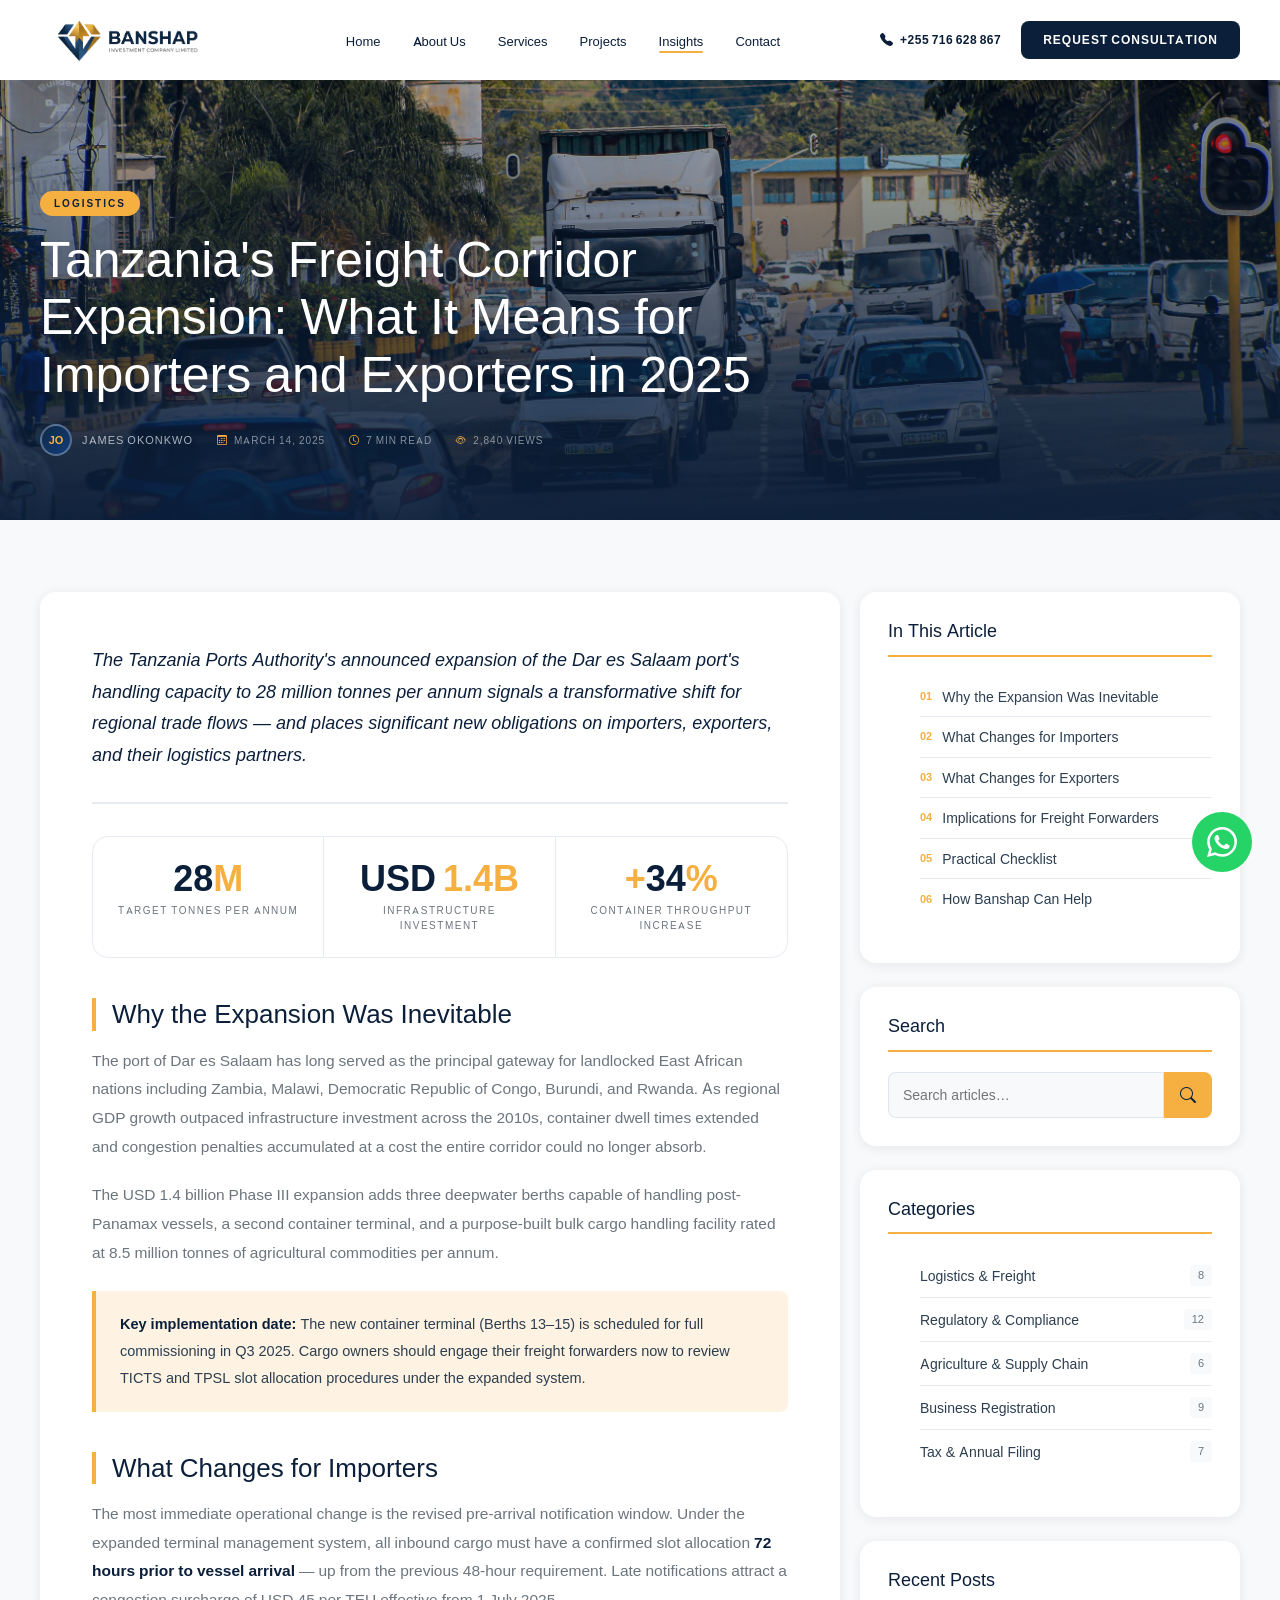
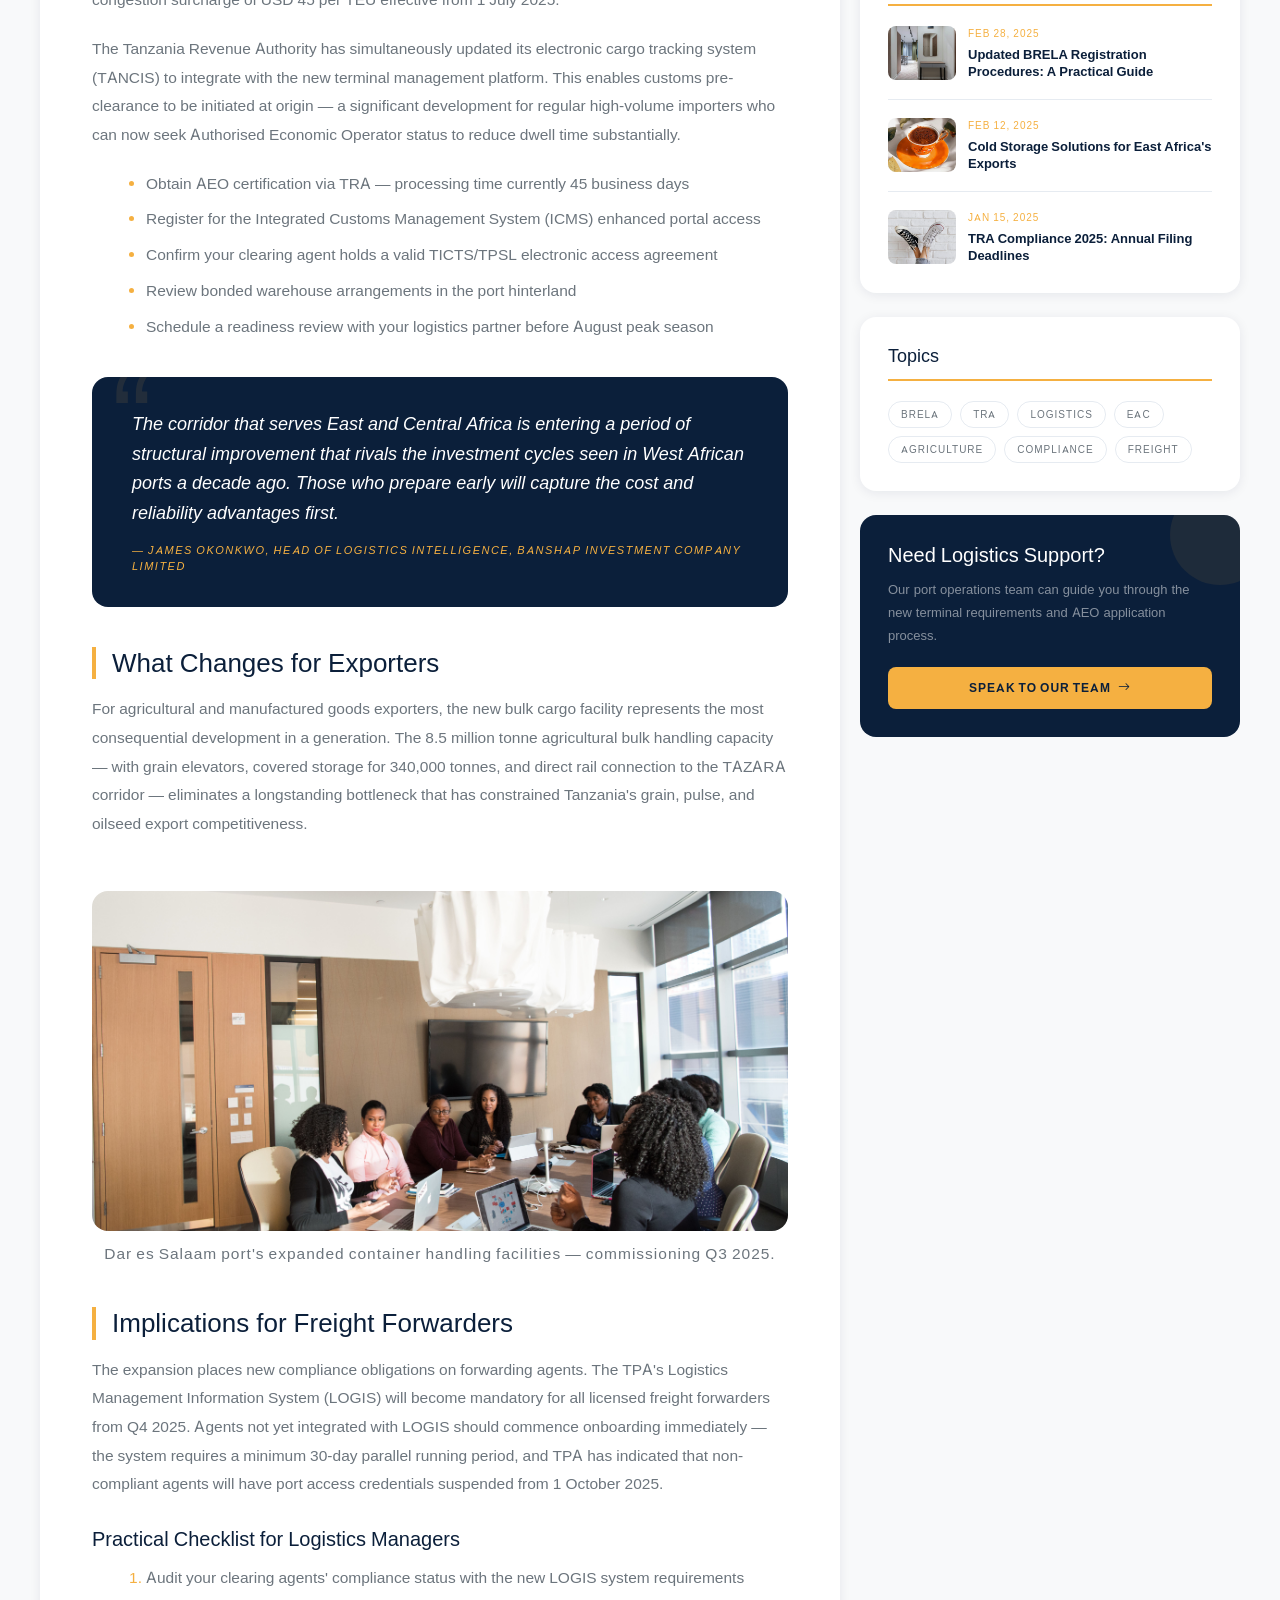
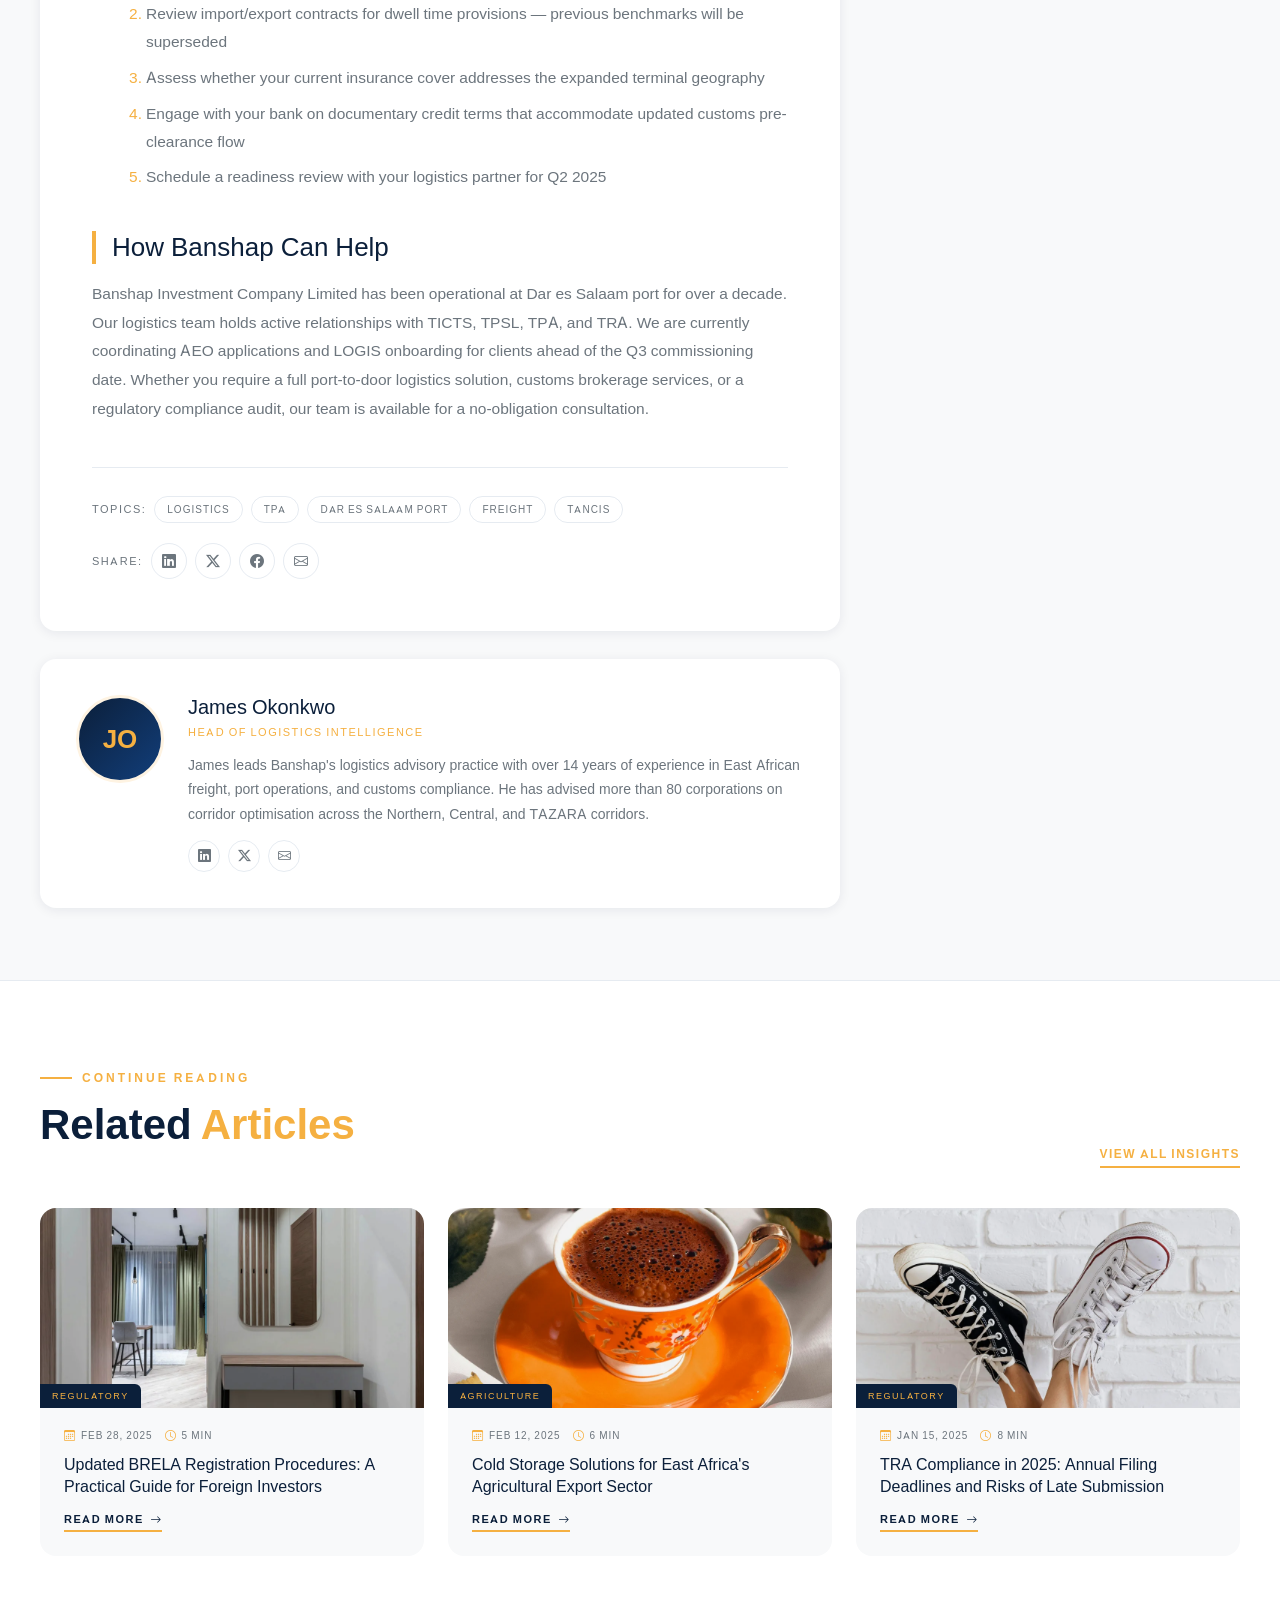
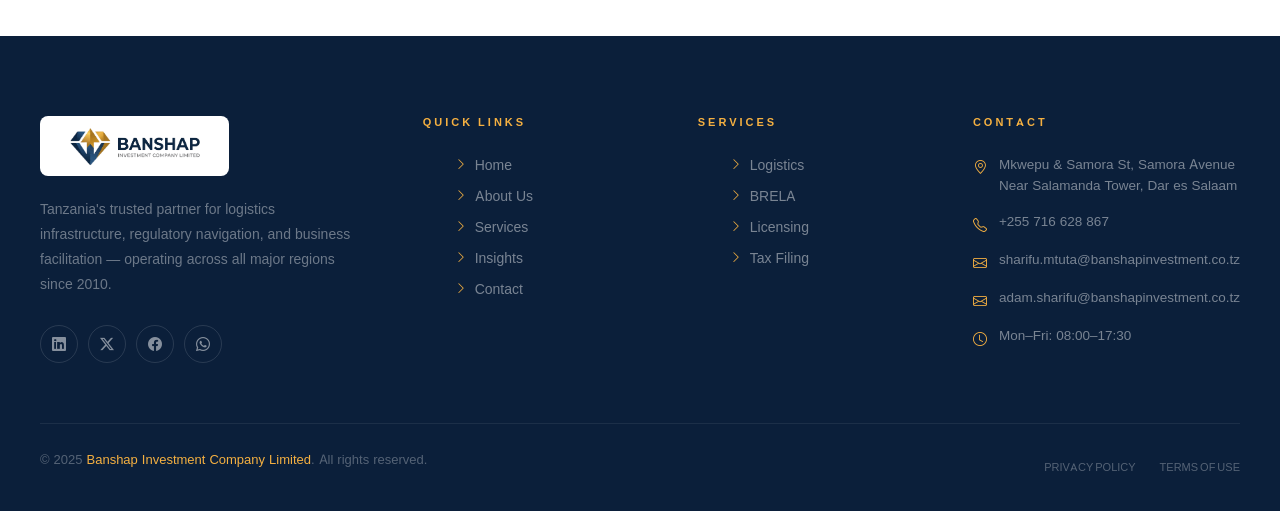
<file: blog-details.html>
<!DOCTYPE html>
<html lang="en">
<head>
  <meta charset="utf-8">
  <meta content="width=device-width, initial-scale=1.0" name="viewport">
  <title>Tanzania's Freight Corridor Expansion 2025 — Banshap Investment Company Limited</title>
  <meta name="description" content="Tanzania Ports Authority's freight corridor expansion: what importers, exporters and logistics managers need to prepare for in 2025.">
  <link href="assets/img/favicon.png" rel="icon">
  <link href="assets/img/apple-touch-icon.png" rel="apple-touch-icon">
  <link rel="preload" href="assets/css/fonts.css" as="style">
  <link href="assets/css/fonts.css" rel="stylesheet">
  <link href="assets/vendor/bootstrap/css/bootstrap.min.css" rel="stylesheet">
  <link href="assets/vendor/bootstrap-icons/bootstrap-icons.css" rel="stylesheet">
  <link href="assets/vendor/aos/aos.css" rel="stylesheet">
  <link href="assets/css/main.css" rel="stylesheet">

  <style>
    :root{--primary:#0B1F3A;--primary-mid:#0f2847;--secondary:#123E7A;--accent:#F5B041;--accent-dark:#d4922e;--accent-pale:#fef3e2;--light:#F8F9FA;--white:#FFFFFF;--text:#2C3E50;--text-light:#6c757d;--border:rgba(18,62,122,0.1);--shadow-sm:0 2px 12px rgba(11,31,58,0.08);--shadow:0 8px 32px rgba(11,31,58,0.12);--shadow-lg:0 20px 60px rgba(11,31,58,0.18);--radius:8px;--radius-lg:16px;--transition:all 0.3s ease;}
    *,*::before,*::after{box-sizing:border-box;margin:0;padding:0;}
    html{scroll-behavior:smooth;}
    body{font-family:'Inter',sans-serif;font-size:16px;color:var(--text);background:var(--white);overflow-x:hidden;}
    h1,h2,h3,h4,h5{font-family:'Poppins',sans-serif;color:var(--primary);line-height:1.25;}
    p{line-height:1.75;color:var(--text-light);}
    a{text-decoration:none;}
    ::-webkit-scrollbar{width:5px;}
    ::-webkit-scrollbar-thumb{background:var(--accent);border-radius:3px;}
    .label-tag{font-family:'Outfit',sans-serif;font-size:12px;font-weight:600;letter-spacing:3px;text-transform:uppercase;color:var(--accent);display:inline-flex;align-items:center;gap:10px;margin-bottom:12px;}
    .label-tag::before{content:'';width:32px;height:2px;background:var(--accent);flex-shrink:0;}
    .section-heading{font-size:clamp(28px,3.5vw,42px);font-weight:700;color:var(--primary);margin-bottom:16px;}
    .section-heading span{color:var(--accent);}
    /* HEADER */
    #header{position:fixed;top:0;left:0;right:0;z-index:9999;padding:0 40px;height:80px;background:rgba(11,31,58,0.97);backdrop-filter:blur(20px);transition:var(--transition);}
    #header.scrolled{height:68px;box-shadow:0 4px 24px rgba(0,0,0,0.25);}
    .header-inner{display:flex;align-items:center;justify-content:space-between;max-width:1280px;margin:0 auto;height:100%;}
    .logo-wrap{display:flex;align-items:center;text-decoration:none;}
    .site-logo{height:52px;width:auto;}
    .footer-brand .site-logo{background:#ffffff;border-radius:8px;padding:6px 14px;height:60px;}
    #header{background:#ffffff!important;box-shadow:0 2px 16px rgba(0,0,0,0.08)!important;}
    #header.scrolled{background:#ffffff!important;box-shadow:0 4px 24px rgba(0,0,0,0.12)!important;}
    .main-nav a{color:var(--primary)!important;}
    .header-phone{color:var(--primary)!important;}
    .header-cta{background:var(--primary)!important;color:#fff!important;}
    .header-cta:hover{background:var(--accent)!important;color:var(--primary)!important;}
    .mobile-menu-btn{border-color:var(--primary)!important;color:var(--primary)!important;}
    .main-nav ul{list-style:none;display:flex;align-items:center;gap:32px;margin:0;}
    .main-nav a{font-family:'Outfit',sans-serif;font-size:13px;font-weight:500;color:rgba(255,255,255,0.8);text-decoration:none;position:relative;padding-bottom:4px;transition:var(--transition);}
    .main-nav a::after{content:'';position:absolute;bottom:0;left:0;right:0;height:2px;background:var(--accent);border-radius:1px;transform:scaleX(0);transition:var(--transition);}
    .main-nav a:hover,.main-nav a.active{color:var(--accent);}
    .main-nav a:hover::after,.main-nav a.active::after{transform:scaleX(1);}
    .header-cta{font-family:'Outfit',sans-serif;font-size:12px;font-weight:600;letter-spacing:1px;text-transform:uppercase;color:var(--primary);background:var(--accent);padding:10px 22px;border-radius:var(--radius);transition:var(--transition);text-decoration:none;}
    .header-cta:hover{background:var(--accent-dark);color:var(--white);}
    .mobile-menu-btn{display:none;background:transparent;border:2px solid rgba(255,255,255,0.3);color:white;padding:6px 10px;border-radius:6px;cursor:pointer;font-size:18px;}
    .offcanvas-nav .offcanvas-header,.offcanvas-nav .offcanvas-body{background:var(--primary);}
    .offcanvas-nav .nav-link{font-family:'Outfit',sans-serif;font-size:14px;color:rgba(255,255,255,0.75);padding:14px 0;border-bottom:1px solid rgba(255,255,255,0.06);display:block;transition:var(--transition);}
    .offcanvas-nav .nav-link:hover{color:var(--accent);padding-left:8px;}
    .offcanvas-nav .btn-close{filter:invert(1) opacity(0.6);}
    .offcanvas-nav .offcanvas-cta{display:block;text-align:center;background:var(--accent);color:var(--primary);font-family:'Outfit',sans-serif;font-size:13px;font-weight:600;letter-spacing:1px;text-transform:uppercase;padding:14px;border-radius:var(--radius);margin-top:24px;text-decoration:none;}
    /* ARTICLE HERO */
    .article-hero{position:relative;min-height:520px;display:flex;align-items:flex-end;overflow:hidden;}
    .ah-bg{position:absolute;inset:0;}
    .ah-bg img{width:100%;height:100%;object-fit:cover;}
    .ah-overlay{position:absolute;inset:0;background:linear-gradient(to top,rgba(11,31,58,0.95) 0%,rgba(11,31,58,0.55) 50%,rgba(11,31,58,0.2) 100%);}
    .ah-breadcrumb{position:absolute;top:100px;left:0;right:0;max-width:1280px;margin:0 auto;padding:0 40px;display:flex;align-items:center;gap:10px;}
    .ah-breadcrumb a{font-family:'Outfit',sans-serif;font-size:11px;letter-spacing:1px;color:var(--accent);text-decoration:none;text-transform:uppercase;}
    .ah-breadcrumb span{font-family:'Outfit',sans-serif;font-size:11px;color:rgba(255,255,255,0.35);text-transform:uppercase;}
    .ah-breadcrumb i{color:rgba(255,255,255,0.2);font-size:10px;}
    .ah-content{position:relative;z-index:2;max-width:1280px;margin:0 auto;padding:0 40px 64px;width:100%;}
    .ah-cat{display:inline-block;background:var(--accent);color:var(--primary);font-family:'Outfit',sans-serif;font-size:10px;letter-spacing:2px;text-transform:uppercase;padding:5px 14px;border-radius:50px;margin-bottom:16px;font-weight:600;}
    .ah-content h1{font-size:clamp(26px,4vw,50px);color:var(--white);margin-bottom:20px;max-width:820px;line-height:1.15;}
    .ah-meta{display:flex;align-items:center;gap:24px;flex-wrap:wrap;}
    .ah-author{display:flex;align-items:center;gap:10px;}
    .ah-author img{width:36px;height:36px;border-radius:50%;object-fit:cover;border:2px solid var(--accent);}
    .ah-author span{font-family:'Outfit',sans-serif;font-size:11px;letter-spacing:1px;color:rgba(255,255,255,0.65);text-transform:uppercase;}
    .ah-mi{display:flex;align-items:center;gap:6px;font-family:'Outfit',sans-serif;font-size:10px;letter-spacing:1px;color:rgba(255,255,255,0.5);text-transform:uppercase;}
    .ah-mi i{color:var(--accent);}
    /* ARTICLE BODY */
    .article-layout{padding:72px 40px;background:var(--light);}
    .article-layout-inner{max-width:1280px;margin:0 auto;}
    .article-content{background:var(--white);border-radius:var(--radius-lg);padding:52px;box-shadow:var(--shadow-sm);}
    .article-intro{font-family:'Poppins',sans-serif;font-size:18px;font-weight:300;color:var(--primary);line-height:1.75;margin-bottom:32px;padding-bottom:32px;border-bottom:2px solid var(--border);font-style:italic;}
    .article-body h2{font-size:26px;color:var(--primary);margin:40px 0 16px;padding-left:16px;border-left:4px solid var(--accent);}
    .article-body h3{font-size:20px;color:var(--primary);margin:28px 0 12px;}
    .article-body p{font-size:15.5px;line-height:1.85;color:var(--text-light);margin-bottom:20px;}
    .article-body p strong{color:var(--primary);font-weight:600;}
    .article-body ul,.article-body ol{margin:0 0 22px 22px;}
    .article-body li{font-size:15.5px;line-height:1.8;color:var(--text-light);margin-bottom:8px;}
    .article-body li::marker{color:var(--accent);}
    .article-pullquote{margin:36px 0;padding:32px 40px;background:var(--primary);border-radius:var(--radius-lg);position:relative;overflow:hidden;}
    .article-pullquote::before{content:'\201C';position:absolute;top:-20px;left:20px;font-family:'Poppins',sans-serif;font-size:120px;color:rgba(245,176,65,0.1);line-height:1;}
    .article-pullquote p{font-family:'Poppins',sans-serif;font-size:18px;font-style:italic;color:var(--white);line-height:1.65;margin:0;position:relative;}
    .article-pullquote cite{font-family:'Outfit',sans-serif;font-size:11px;letter-spacing:1.5px;color:var(--accent);text-transform:uppercase;display:block;margin-top:14px;position:relative;}
    .article-callout{background:var(--accent-pale);border-left:4px solid var(--accent);border-radius:0 var(--radius) var(--radius) 0;padding:20px 24px;margin:24px 0;}
    .article-callout p{margin:0;font-size:14.5px;color:var(--text);}
    .stats-bar{display:grid;grid-template-columns:repeat(3,1fr);gap:0;border:1.5px solid var(--border);border-radius:var(--radius-lg);overflow:hidden;margin:32px 0;}
    .sb-item{padding:24px;text-align:center;border-right:1.5px solid var(--border);}
    .sb-item:last-child{border-right:none;}
    .sb-num{font-family:'Poppins',sans-serif;font-size:36px;font-weight:800;color:var(--primary);line-height:1;display:block;}
    .sb-num em{color:var(--accent);font-style:normal;}
    .sb-lbl{font-family:'Outfit',sans-serif;font-size:10px;letter-spacing:1.5px;text-transform:uppercase;color:var(--text-light);display:block;margin-top:6px;}
    .article-img{width:100%;height:340px;object-fit:cover;border-radius:var(--radius-lg);margin:32px 0 8px;}
    .img-caption{font-family:'Outfit',sans-serif;font-size:11px;letter-spacing:1px;color:var(--text-light);text-align:center;margin-bottom:32px;}
    /* ARTICLE FOOTER */
    .article-footer-bar{margin-top:44px;padding-top:28px;border-top:1.5px solid var(--border);display:flex;align-items:center;justify-content:space-between;flex-wrap:wrap;gap:20px;}
    .af-tags{display:flex;align-items:center;gap:8px;flex-wrap:wrap;}
    .af-tags-lbl{font-family:'Outfit',sans-serif;font-size:11px;letter-spacing:1.5px;text-transform:uppercase;color:var(--text-light);}
    .af-tag{font-family:'Outfit',sans-serif;font-size:10px;letter-spacing:1px;text-transform:uppercase;padding:5px 12px;border-radius:50px;border:1.5px solid var(--border);color:var(--text-light);transition:var(--transition);}
    .af-tag:hover{border-color:var(--accent);color:var(--accent);}
    .af-share{display:flex;align-items:center;gap:8px;}
    .af-share-lbl{font-family:'Outfit',sans-serif;font-size:11px;letter-spacing:1.5px;text-transform:uppercase;color:var(--text-light);}
    .share-btn{width:36px;height:36px;border:1.5px solid var(--border);border-radius:50%;display:flex;align-items:center;justify-content:center;color:var(--text-light);font-size:14px;transition:var(--transition);}
    .share-btn:hover{border-color:var(--accent);color:var(--accent);}
    /* AUTHOR BIO */
    .author-bio{display:flex;gap:24px;background:var(--white);border-radius:var(--radius-lg);padding:36px;box-shadow:var(--shadow-sm);margin-top:28px;align-items:flex-start;}
    .ab-img{width:88px;height:88px;border-radius:50%;object-fit:cover;border:3px solid var(--accent-pale);flex-shrink:0;}
    .ab-avatar{width:88px;height:88px;border-radius:50%;border:3px solid var(--accent-pale);flex-shrink:0;display:flex;align-items:center;justify-content:center;font-family:'Poppins',sans-serif;font-weight:700;font-size:26px;color:var(--accent);background:linear-gradient(135deg,#0B1F3A,#123E7A);}
    .ah-avatar{width:32px;height:32px;border-radius:50%;border:2px solid rgba(255,255,255,0.3);display:flex;align-items:center;justify-content:center;font-family:'Poppins',sans-serif;font-weight:700;font-size:11px;color:var(--accent);background:linear-gradient(135deg,#0f2847,#123E7A);flex-shrink:0;}
    .ab-body{}
    .ab-name{font-size:20px;color:var(--primary);margin-bottom:4px;}
    .ab-role{font-family:'Outfit',sans-serif;font-size:11px;letter-spacing:1.5px;text-transform:uppercase;color:var(--accent);display:block;margin-bottom:12px;}
    .ab-text{font-size:14px;line-height:1.75;color:var(--text-light);margin-bottom:14px;}
    .ab-links{display:flex;gap:8px;}
    .ab-link{width:32px;height:32px;border:1.5px solid var(--border);border-radius:50%;display:flex;align-items:center;justify-content:center;color:var(--text-light);font-size:13px;transition:var(--transition);}
    .ab-link:hover{border-color:var(--accent);color:var(--accent);}
    /* SIDEBAR */
    .blog-sidebar{padding-left:20px;}
    .sw{background:var(--white);border-radius:var(--radius-lg);padding:28px;margin-bottom:24px;box-shadow:var(--shadow-sm);}
    .wt{font-size:18px;color:var(--primary);margin-bottom:20px;padding-bottom:12px;border-bottom:2px solid var(--accent);}
    .toc-list{list-style:none;}
    .toc-list li{border-bottom:1px solid var(--border);}
    .toc-list li:last-child{border:none;}
    .toc-list a{display:flex;align-items:center;gap:10px;padding:10px 0;font-size:14px;color:var(--text);text-decoration:none;transition:var(--transition);line-height:1.4;}
    .toc-list a:hover{color:var(--accent);padding-left:4px;}
    .toc-num{font-family:'Outfit',sans-serif;font-size:11px;color:var(--accent);flex-shrink:0;font-weight:600;}
    .search-f{display:flex;}
    .search-f input{flex:1;padding:11px 14px;border:1.5px solid var(--border);border-radius:var(--radius) 0 0 var(--radius);font-family:'Inter',sans-serif;font-size:14px;color:var(--text);background:var(--light);outline:none;transition:var(--transition);}
    .search-f input:focus{border-color:var(--secondary);}
    .search-f button{padding:11px 16px;background:var(--accent);border:none;border-radius:0 var(--radius) var(--radius) 0;color:var(--primary);cursor:pointer;font-size:16px;}
    .cat-list{list-style:none;}
    .cat-list li{border-bottom:1px solid var(--border);}
    .cat-list li:last-child{border:none;}
    .cat-list a{display:flex;align-items:center;justify-content:space-between;padding:11px 0;font-size:14px;color:var(--text);text-decoration:none;transition:var(--transition);}
    .cat-list a:hover{color:var(--accent);padding-left:6px;}
    .cat-count{font-family:'Outfit',sans-serif;font-size:11px;background:var(--light);color:var(--text-light);padding:2px 8px;border-radius:4px;}
    .rp{display:flex;gap:12px;margin-bottom:18px;padding-bottom:18px;border-bottom:1px solid var(--border);align-items:flex-start;}
    .rp:last-child{margin:0;padding:0;border:none;}
    .rp-img{width:68px;height:54px;flex-shrink:0;overflow:hidden;border-radius:var(--radius);}
    .rp-img img{width:100%;height:100%;object-fit:cover;}
    .rp-date{font-family:'Outfit',sans-serif;font-size:10px;letter-spacing:1px;color:var(--accent);text-transform:uppercase;display:block;margin-bottom:5px;}
    .rp-info a{font-family:'Poppins',sans-serif;font-size:13px;font-weight:600;color:var(--primary);text-decoration:none;line-height:1.35;display:block;transition:var(--transition);}
    .rp-info a:hover{color:var(--accent);}
    .tag-cloud{display:flex;flex-wrap:wrap;gap:8px;}
    .tag{font-family:'Outfit',sans-serif;font-size:10px;letter-spacing:1px;text-transform:uppercase;padding:5px 12px;border-radius:50px;border:1.5px solid var(--border);color:var(--text-light);text-decoration:none;transition:var(--transition);}
    .tag:hover{border-color:var(--accent);color:var(--accent);}
    .sw-cta{background:var(--primary);border-radius:var(--radius-lg);padding:28px;position:relative;overflow:hidden;}
    .sw-cta::before{content:'';position:absolute;top:-30px;right:-30px;width:100px;height:100px;border-radius:50%;background:rgba(245,176,65,0.08);}
    .sw-cta h4{font-size:20px;color:var(--white);margin-bottom:10px;position:relative;}
    .sw-cta p{font-size:13px;color:rgba(255,255,255,0.5);margin-bottom:20px;position:relative;}
    .sw-cta a{display:block;text-align:center;background:var(--accent);color:var(--primary);font-family:'Outfit',sans-serif;font-size:12px;font-weight:600;letter-spacing:1px;text-transform:uppercase;padding:12px;border-radius:var(--radius);text-decoration:none;transition:var(--transition);position:relative;}
    .sw-cta a:hover{background:var(--accent-dark);color:var(--white);}
    /* RELATED */
    .related-section{padding:80px 40px;background:var(--white);border-top:1px solid var(--border);}
    .related-inner{max-width:1280px;margin:0 auto;}
    .related-header{display:flex;align-items:flex-end;justify-content:space-between;margin-bottom:40px;}
    .related-grid{display:grid;grid-template-columns:repeat(3,1fr);gap:24px;}
    .post-card{background:var(--light);border-radius:var(--radius-lg);overflow:hidden;transition:var(--transition);}
    .post-card:hover{transform:translateY(-4px);box-shadow:var(--shadow);}
    .pc-img{position:relative;overflow:hidden;height:200px;}
    .pc-img img{width:100%;height:100%;object-fit:cover;transition:transform 0.5s ease;}
    .post-card:hover .pc-img img{transform:scale(1.06);}
    .pc-cat-badge{position:absolute;bottom:0;left:0;background:var(--primary);color:var(--accent);font-family:'Outfit',sans-serif;font-size:9px;letter-spacing:1.5px;text-transform:uppercase;padding:5px 12px;border-radius:0 6px 0 0;}
    .pc-body{padding:20px 24px 24px;}
    .post-meta{display:flex;align-items:center;gap:12px;margin-bottom:10px;flex-wrap:wrap;}
    .pm-item{display:flex;align-items:center;gap:5px;font-family:'Outfit',sans-serif;font-size:10px;letter-spacing:1px;color:var(--text-light);text-transform:uppercase;}
    .pm-item i{color:var(--accent);font-size:11px;}
    .pc-body h3{font-size:16px;margin-bottom:8px;line-height:1.35;}
    .pc-body h3 a{color:var(--primary);text-decoration:none;transition:var(--transition);}
    .pc-body h3 a:hover{color:var(--accent);}
    .btn-read{display:inline-flex;align-items:center;gap:6px;font-family:'Outfit',sans-serif;font-size:11px;font-weight:600;letter-spacing:1.5px;text-transform:uppercase;color:var(--primary);border-bottom:2px solid var(--accent);padding-bottom:2px;transition:var(--transition);}
    .btn-read:hover{color:var(--accent);gap:10px;}
    /* FOOTER */
    #footer{background:var(--primary);padding:80px 40px 0;}
    .footer-inner{max-width:1280px;margin:0 auto;}
    .footer-grid{display:grid;grid-template-columns:1.5fr 1fr 1fr 1fr;gap:60px;padding-bottom:60px;border-bottom:1px solid rgba(255,255,255,0.07);}
    .footer-brand p{font-size:14px;color:rgba(255,255,255,0.4);line-height:1.8;margin:20px 0 28px;font-weight:300;}
    .footer-socials{display:flex;gap:10px;}
    .footer-social{width:38px;height:38px;border:1px solid rgba(255,255,255,0.12);border-radius:50%;display:flex;align-items:center;justify-content:center;color:rgba(255,255,255,0.5);font-size:14px;text-decoration:none;transition:var(--transition);}
    .footer-social:hover{background:var(--accent);border-color:var(--accent);color:var(--primary);}
    .footer-col h5{font-family:'Outfit',sans-serif;font-size:11px;font-weight:600;letter-spacing:3px;text-transform:uppercase;color:var(--accent);margin-bottom:24px;}
    .footer-links{list-style:none;}
    .footer-links li{margin-bottom:10px;}
    .footer-links a{font-size:14px;color:rgba(255,255,255,0.45);text-decoration:none;display:flex;align-items:center;gap:8px;transition:var(--transition);}
    .footer-links a i{font-size:12px;color:var(--accent);}
    .footer-links a:hover{color:rgba(255,255,255,0.85);padding-left:4px;}
    .footer-contact-item{display:flex;gap:12px;align-items:flex-start;margin-bottom:14px;}
    .footer-contact-item i{color:var(--accent);font-size:14px;margin-top:3px;flex-shrink:0;}
    .footer-contact-item span{font-size:13.5px;color:rgba(255,255,255,0.45);line-height:1.6;}
    .footer-bottom{padding:24px 0;display:flex;align-items:center;justify-content:space-between;flex-wrap:wrap;gap:12px;}
    .footer-bottom p{font-size:13px;color:rgba(255,255,255,0.3);}
    .footer-bottom a{color:var(--accent);}
    .footer-legal{display:flex;gap:24px;}
    .footer-legal a{font-family:'Outfit',sans-serif;font-size:11px;color:rgba(255,255,255,0.3);text-decoration:none;text-transform:uppercase;transition:var(--transition);}
    .footer-legal a:hover{color:var(--accent);}
    @media(max-width:1100px){
      #header,.article-layout,.related-section,#footer{padding-left:24px;padding-right:24px;}
      .ah-content,.ah-breadcrumb{padding-left:24px;padding-right:24px;}
      .blog-sidebar{padding-left:0;margin-top:40px;}
      .article-content{padding:32px;}
      .author-bio{flex-direction:column;}
      .related-grid{grid-template-columns:repeat(2,1fr);}
      .footer-grid{grid-template-columns:1fr 1fr;gap:40px;}
      .stats-bar{grid-template-columns:1fr;}
      .sb-item{border-right:none;border-bottom:1.5px solid var(--border);}
      .sb-item:last-child{border-bottom:none;}
    }
    @media(max-width:768px){
      .main-nav,.header-cta{display:none;}
      .mobile-menu-btn{display:block;}
      .article-hero{min-height:380px;}
      .related-grid{grid-template-columns:1fr;}
      .footer-grid{grid-template-columns:1fr;gap:36px;}
      .article-footer-bar{flex-direction:column;gap:16px;}
    }
  
    /* ===== WHATSAPP FLOAT + HEADER PHONE ===== */
    /* WhatsApp Float Button */
    @keyframes wa-pulse { 0%,100%{box-shadow:0 0 0 0 rgba(37,211,102,0.5),0 6px 24px rgba(37,211,102,0.4);} 60%{box-shadow:0 0 0 14px rgba(37,211,102,0),0 6px 24px rgba(37,211,102,0.4);} }
    @keyframes wa-bounce { 0%,100%{transform:scale(1);} 30%{transform:scale(1.15);} 60%{transform:scale(0.95);} }
    .wa-float { position: fixed; bottom: 28px; right: 28px; z-index: 9990; display: flex; flex-direction: column; align-items: flex-end; gap: 10px; }
    .wa-btn { width: 60px; height: 60px; border-radius: 50%; background: #25D366; display: flex; align-items: center; justify-content: center; text-decoration: none; animation: wa-pulse 2.4s ease-in-out infinite; transition: transform 0.25s cubic-bezier(.34,1.56,.64,1), filter 0.25s ease; }
    .wa-btn:hover { transform: scale(1.14); filter: brightness(1.1); animation: wa-bounce 0.5s ease; }
    .wa-btn svg { width: 30px; height: 30px; fill: #fff; transition: transform 0.25s ease; }
    .wa-btn:hover svg { transform: rotate(-8deg) scale(1.08); }
    .wa-label { background: var(--primary); color: var(--white); font-family: 'Outfit', sans-serif; font-size: 11px; font-weight: 600; letter-spacing: 0.5px; padding: 7px 16px; border-radius: 50px; white-space: nowrap; opacity: 0; transform: translateX(12px); transition: opacity 0.3s ease, transform 0.3s cubic-bezier(.34,1.56,.64,1); pointer-events: none; box-shadow: 0 4px 16px rgba(11,31,58,0.18); }
    .wa-label::after { content: ''; position: absolute; right: -6px; top: 50%; transform: translateY(-50%); border: 6px solid transparent; border-left-color: var(--primary); border-right: none; }
    .wa-label { position: relative; }
    .wa-float:hover .wa-label { opacity: 1; transform: translateX(0); }
    .header-phone { display: flex; align-items: center; gap: 7px; font-family: 'Outfit', sans-serif; font-size: 12px; font-weight: 600; letter-spacing: 0.5px; color: var(--primary); text-decoration: none; transition: color 0.3s ease; white-space: nowrap; }
    .header-phone i { color: var(--primary); font-size: 13px; }
    .header-phone:hover { color: var(--accent); }
    .header-right { display: flex; align-items: center; gap: 20px; }
    @media (max-width: 768px) { .header-phone { display: none; } .wa-float { bottom: 18px; right: 18px; } .wa-btn { width: 52px; height: 52px; } }
  </style>
</head>
<body>

  <header id="header">
    <div class="header-inner">
      <a href="index.html" class="logo-wrap"><img src="assets/img/logo.png" alt="Banshap Investment Company Limited" class="site-logo"></a>
      <nav class="main-nav"><ul><li><a href="index.html">Home</a></li><li><a href="starter-page.html">About Us</a></li><li><a href="service-details.html">Services</a></li><li><a href="index.html#projects">Projects</a></li><li><a href="blog.html" class="active">Insights</a></li><li><a href="index.html#contact">Contact</a></li></ul></nav>
      <div class="header-right"><a href="tel:+255716628867" class="header-phone"><i class="bi bi-telephone-fill"></i> +255 716 628 867</a><a href="index.html#contact" class="header-cta">Request Consultation</a></div>
      <button class="mobile-menu-btn" type="button" data-bs-toggle="offcanvas" data-bs-target="#mobileNav"><i class="bi bi-list"></i></button>
    </div>
  </header>
  <div class="offcanvas offcanvas-end offcanvas-nav" tabindex="-1" id="mobileNav">
    <div class="offcanvas-header"><div class="logo-wrap"><img src="assets/img/logo.png" alt="Banshap Investment Company Limited" class="site-logo"></div><button type="button" class="btn-close" data-bs-dismiss="offcanvas"></button></div>
    <div class="offcanvas-body d-flex flex-column"><nav><a href="index.html" class="nav-link">Home</a><a href="starter-page.html" class="nav-link">About Us</a><a href="service-details.html" class="nav-link">Services</a><a href="blog.html" class="nav-link active">Insights</a><a href="index.html#contact" class="nav-link" data-bs-dismiss="offcanvas">Contact</a></nav><a href="index.html#contact" class="offcanvas-cta" data-bs-dismiss="offcanvas">Request Consultation</a></div>
  </div>

  <!-- ARTICLE HERO -->
  <section class="article-hero">
    <div class="ah-breadcrumb"><a href="index.html">Home</a><i class="bi bi-chevron-right"></i><a href="blog.html">Insights</a><i class="bi bi-chevron-right"></i><span>Logistics</span></div>
    <div class="ah-bg"><img src="assets/img/banshap/banshap-transport-6.jpg" alt="Tanzania Freight Corridor" loading="lazy"></div>
    <div class="ah-overlay"></div>
    <div class="ah-content">
      <div class="ah-cat">Logistics</div>
      <h1>Tanzania's Freight Corridor Expansion: What It Means for Importers and Exporters in 2025</h1>
      <div class="ah-meta">
        <div class="ah-author"><div class="ah-avatar">JO</div><span>James Okonkwo</span></div>
        <span class="ah-mi"><i class="bi bi-calendar3"></i> March 14, 2025</span>
        <span class="ah-mi"><i class="bi bi-clock"></i> 7 min read</span>
        <span class="ah-mi"><i class="bi bi-eye"></i> 2,840 views</span>
      </div>
    </div>
  </section>

  <!-- ARTICLE BODY -->
  <section class="article-layout">
    <div class="article-layout-inner">
      <div class="row g-0">
        <div class="col-lg-8" data-aos="fade-up">

          <div class="article-content">
            <p class="article-intro">The Tanzania Ports Authority's announced expansion of the Dar es Salaam port's handling capacity to 28 million tonnes per annum signals a transformative shift for regional trade flows — and places significant new obligations on importers, exporters, and their logistics partners.</p>

            <div class="article-body">
              <div class="stats-bar">
                <div class="sb-item"><span class="sb-num">28<em>M</em></span><span class="sb-lbl">Target Tonnes Per Annum</span></div>
                <div class="sb-item"><span class="sb-num">USD <em>1.4B</em></span><span class="sb-lbl">Infrastructure Investment</span></div>
                <div class="sb-item"><span class="sb-num"><em>+</em>34<em>%</em></span><span class="sb-lbl">Container Throughput Increase</span></div>
              </div>

              <h2>Why the Expansion Was Inevitable</h2>
              <p>The port of Dar es Salaam has long served as the principal gateway for landlocked East African nations including Zambia, Malawi, Democratic Republic of Congo, Burundi, and Rwanda. As regional GDP growth outpaced infrastructure investment across the 2010s, container dwell times extended and congestion penalties accumulated at a cost the entire corridor could no longer absorb.</p>
              <p>The USD 1.4 billion Phase III expansion adds three deepwater berths capable of handling post-Panamax vessels, a second container terminal, and a purpose-built bulk cargo handling facility rated at 8.5 million tonnes of agricultural commodities per annum.</p>

              <div class="article-callout"><p><strong>Key implementation date:</strong> The new container terminal (Berths 13–15) is scheduled for full commissioning in Q3 2025. Cargo owners should engage their freight forwarders now to review TICTS and TPSL slot allocation procedures under the expanded system.</p></div>

              <h2>What Changes for Importers</h2>
              <p>The most immediate operational change is the revised pre-arrival notification window. Under the expanded terminal management system, all inbound cargo must have a confirmed slot allocation <strong>72 hours prior to vessel arrival</strong> — up from the previous 48-hour requirement. Late notifications attract a congestion surcharge of USD 45 per TEU effective from 1 July 2025.</p>
              <p>The Tanzania Revenue Authority has simultaneously updated its electronic cargo tracking system (TANCIS) to integrate with the new terminal management platform. This enables customs pre-clearance to be initiated at origin — a significant development for regular high-volume importers who can now seek Authorised Economic Operator status to reduce dwell time substantially.</p>
              <ul>
                <li>Obtain AEO certification via TRA — processing time currently 45 business days</li>
                <li>Register for the Integrated Customs Management System (ICMS) enhanced portal access</li>
                <li>Confirm your clearing agent holds a valid TICTS/TPSL electronic access agreement</li>
                <li>Review bonded warehouse arrangements in the port hinterland</li>
                <li>Schedule a readiness review with your logistics partner before August peak season</li>
              </ul>

              <div class="article-pullquote">
                <p>The corridor that serves East and Central Africa is entering a period of structural improvement that rivals the investment cycles seen in West African ports a decade ago. Those who prepare early will capture the cost and reliability advantages first.</p>
                <cite>— James Okonkwo, Head of Logistics Intelligence, Banshap Investment Company Limited</cite>
              </div>

              <h2>What Changes for Exporters</h2>
              <p>For agricultural and manufactured goods exporters, the new bulk cargo facility represents the most consequential development in a generation. The 8.5 million tonne agricultural bulk handling capacity — with grain elevators, covered storage for 340,000 tonnes, and direct rail connection to the TAZARA corridor — eliminates a longstanding bottleneck that has constrained Tanzania's grain, pulse, and oilseed export competitiveness.</p>

              <img src="assets/img/banshap/banshap-team-meeting.jpg" alt="Dar es Salaam Port Infrastructure" class="article-img" loading="lazy">
              <p class="img-caption">Dar es Salaam port's expanded container handling facilities — commissioning Q3 2025.</p>

              <h2>Implications for Freight Forwarders</h2>
              <p>The expansion places new compliance obligations on forwarding agents. The TPA's Logistics Management Information System (LOGIS) will become mandatory for all licensed freight forwarders from Q4 2025. Agents not yet integrated with LOGIS should commence onboarding immediately — the system requires a minimum 30-day parallel running period, and TPA has indicated that non-compliant agents will have port access credentials suspended from 1 October 2025.</p>

              <h3>Practical Checklist for Logistics Managers</h3>
              <ol>
                <li>Audit your clearing agents' compliance status with the new LOGIS system requirements</li>
                <li>Review import/export contracts for dwell time provisions — previous benchmarks will be superseded</li>
                <li>Assess whether your current insurance cover addresses the expanded terminal geography</li>
                <li>Engage with your bank on documentary credit terms that accommodate updated customs pre-clearance flow</li>
                <li>Schedule a readiness review with your logistics partner for Q2 2025</li>
              </ol>

              <h2>How Banshap Can Help</h2>
              <p>Banshap Investment Company Limited has been operational at Dar es Salaam port for over a decade. Our logistics team holds active relationships with TICTS, TPSL, TPA, and TRA. We are currently coordinating AEO applications and LOGIS onboarding for clients ahead of the Q3 commissioning date. Whether you require a full port-to-door logistics solution, customs brokerage services, or a regulatory compliance audit, our team is available for a no-obligation consultation.</p>
            </div>

            <div class="article-footer-bar">
              <div class="af-tags"><span class="af-tags-lbl">Topics:</span><a href="blog.html" class="af-tag">Logistics</a><a href="blog.html" class="af-tag">TPA</a><a href="blog.html" class="af-tag">Dar es Salaam Port</a><a href="blog.html" class="af-tag">Freight</a><a href="blog.html" class="af-tag">TANCIS</a></div>
              <div class="af-share"><span class="af-share-lbl">Share:</span><a href="#" class="share-btn"><i class="bi bi-linkedin"></i></a><a href="#" class="share-btn"><i class="bi bi-twitter-x"></i></a><a href="#" class="share-btn"><i class="bi bi-facebook"></i></a><a href="#" class="share-btn"><i class="bi bi-envelope"></i></a></div>
            </div>
          </div>

          <!-- Author Bio -->
          <div class="author-bio" data-aos="fade-up" data-aos-delay="60">
            <div class="ab-avatar">JO</div>
            <div class="ab-body">
              <h4 class="ab-name">James Okonkwo</h4>
              <span class="ab-role">Head of Logistics Intelligence</span>
              <p class="ab-text">James leads Banshap's logistics advisory practice with over 14 years of experience in East African freight, port operations, and customs compliance. He has advised more than 80 corporations on corridor optimisation across the Northern, Central, and TAZARA corridors.</p>
              <div class="ab-links"><a href="#" class="ab-link"><i class="bi bi-linkedin"></i></a><a href="#" class="ab-link"><i class="bi bi-twitter-x"></i></a><a href="index.html#contact" class="ab-link"><i class="bi bi-envelope"></i></a></div>
            </div>
          </div>

        </div>

        <!-- SIDEBAR -->
        <div class="col-lg-4">
          <div class="blog-sidebar" data-aos="fade-up" data-aos-delay="120">
            <div class="sw">
              <h4 class="wt">In This Article</h4>
              <ul class="toc-list">
                <li><a href="#"><span class="toc-num">01</span> Why the Expansion Was Inevitable</a></li>
                <li><a href="#"><span class="toc-num">02</span> What Changes for Importers</a></li>
                <li><a href="#"><span class="toc-num">03</span> What Changes for Exporters</a></li>
                <li><a href="#"><span class="toc-num">04</span> Implications for Freight Forwarders</a></li>
                <li><a href="#"><span class="toc-num">05</span> Practical Checklist</a></li>
                <li><a href="#"><span class="toc-num">06</span> How Banshap Can Help</a></li>
              </ul>
            </div>
            <div class="sw">
              <h4 class="wt">Search</h4>
              <div class="search-f"><input type="text" placeholder="Search articles…"><button><i class="bi bi-search"></i></button></div>
            </div>
            <div class="sw">
              <h4 class="wt">Categories</h4>
              <ul class="cat-list">
                <li><a href="blog.html">Logistics &amp; Freight <span class="cat-count">8</span></a></li>
                <li><a href="blog.html">Regulatory &amp; Compliance <span class="cat-count">12</span></a></li>
                <li><a href="blog.html">Agriculture &amp; Supply Chain <span class="cat-count">6</span></a></li>
                <li><a href="blog.html">Business Registration <span class="cat-count">9</span></a></li>
                <li><a href="blog.html">Tax &amp; Annual Filing <span class="cat-count">7</span></a></li>
              </ul>
            </div>
            <div class="sw">
              <h4 class="wt">Recent Posts</h4>
              <div class="rp"><div class="rp-img"><img src="assets/img/blog/blog-post-square-1.webp" alt="BRELA" loading="lazy"></div><div class="rp-info"><span class="rp-date">Feb 28, 2025</span><a href="blog-details.html">Updated BRELA Registration Procedures: A Practical Guide</a></div></div>
              <div class="rp"><div class="rp-img"><img src="assets/img/blog/blog-post-square-2.webp" alt="Cold Chain" loading="lazy"></div><div class="rp-info"><span class="rp-date">Feb 12, 2025</span><a href="blog-details.html">Cold Storage Solutions for East Africa's Exports</a></div></div>
              <div class="rp"><div class="rp-img"><img src="assets/img/blog/blog-post-square-4.webp" alt="TRA" loading="lazy"></div><div class="rp-info"><span class="rp-date">Jan 15, 2025</span><a href="blog-details.html">TRA Compliance 2025: Annual Filing Deadlines</a></div></div>
            </div>
            <div class="sw">
              <h4 class="wt">Topics</h4>
              <div class="tag-cloud"><a href="blog.html" class="tag">BRELA</a><a href="blog.html" class="tag">TRA</a><a href="blog.html" class="tag">Logistics</a><a href="blog.html" class="tag">EAC</a><a href="blog.html" class="tag">Agriculture</a><a href="blog.html" class="tag">Compliance</a><a href="blog.html" class="tag">Freight</a></div>
            </div>
            <div class="sw-cta">
              <h4>Need Logistics Support?</h4>
              <p>Our port operations team can guide you through the new terminal requirements and AEO application process.</p>
              <a href="index.html#contact">Speak to Our Team <i class="bi bi-arrow-right ms-1"></i></a>
            </div>
          </div>
        </div>
      </div>
    </div>
  </section>

  <!-- RELATED POSTS -->
  <section class="related-section">
    <div class="related-inner">
      <div class="related-header" data-aos="fade-up">
        <div><div class="label-tag">Continue Reading</div><h2 class="section-heading">Related <span>Articles</span></h2></div>
        <a href="blog.html" style="font-family:'Outfit',sans-serif;font-size:12px;font-weight:600;letter-spacing:1.5px;text-transform:uppercase;color:var(--accent);border-bottom:2px solid var(--accent);padding-bottom:3px;">View All Insights</a>
      </div>
      <div class="related-grid">
        <div class="post-card" data-aos="fade-up" data-aos-delay="0">
          <div class="pc-img"><img src="assets/img/blog/blog-post-square-1.webp" alt="BRELA" loading="lazy"><div class="pc-cat-badge">Regulatory</div></div>
          <div class="pc-body"><div class="post-meta"><span class="pm-item"><i class="bi bi-calendar3"></i> Feb 28, 2025</span><span class="pm-item"><i class="bi bi-clock"></i> 5 min</span></div><h3><a href="blog-details.html">Updated BRELA Registration Procedures: A Practical Guide for Foreign Investors</a></h3><a href="blog-details.html" class="btn-read">Read More <i class="bi bi-arrow-right"></i></a></div>
        </div>
        <div class="post-card" data-aos="fade-up" data-aos-delay="80">
          <div class="pc-img"><img src="assets/img/blog/blog-post-square-2.webp" alt="Cold Chain" loading="lazy"><div class="pc-cat-badge">Agriculture</div></div>
          <div class="pc-body"><div class="post-meta"><span class="pm-item"><i class="bi bi-calendar3"></i> Feb 12, 2025</span><span class="pm-item"><i class="bi bi-clock"></i> 6 min</span></div><h3><a href="blog-details.html">Cold Storage Solutions for East Africa's Agricultural Export Sector</a></h3><a href="blog-details.html" class="btn-read">Read More <i class="bi bi-arrow-right"></i></a></div>
        </div>
        <div class="post-card" data-aos="fade-up" data-aos-delay="160">
          <div class="pc-img"><img src="assets/img/blog/blog-post-square-4.webp" alt="TRA" loading="lazy"><div class="pc-cat-badge">Regulatory</div></div>
          <div class="pc-body"><div class="post-meta"><span class="pm-item"><i class="bi bi-calendar3"></i> Jan 15, 2025</span><span class="pm-item"><i class="bi bi-clock"></i> 8 min</span></div><h3><a href="blog-details.html">TRA Compliance in 2025: Annual Filing Deadlines and Risks of Late Submission</a></h3><a href="blog-details.html" class="btn-read">Read More <i class="bi bi-arrow-right"></i></a></div>
        </div>
      </div>
    </div>
  </section>

  <footer id="footer">
    <div class="footer-inner">
      <div class="footer-grid">
        <div class="footer-brand"><div class="logo-wrap"><img src="assets/img/logo.png" alt="Banshap Investment Company Limited" class="site-logo"></div><p>Tanzania's trusted partner for logistics infrastructure, regulatory navigation, and business facilitation — operating across all major regions since 2010.</p><div class="footer-socials"><a href="https://www.linkedin.com/in/banshapinvestment" target="_blank" rel="noopener" class="footer-social" title="LinkedIn"><i class="bi bi-linkedin"></i></a><a href="https://twitter.com/banshapinvestment" target="_blank" rel="noopener" class="footer-social" title="Twitter/X"><i class="bi bi-twitter-x"></i></a><a href="https://www.facebook.com/banshapinvestment" target="_blank" rel="noopener" class="footer-social" title="Facebook"><i class="bi bi-facebook"></i></a><a href="https://wa.me/255716628867" target="_blank" rel="noopener" class="footer-social" title="WhatsApp"><i class="bi bi-whatsapp"></i></a></div></div>
        <div class="footer-col"><h5>Quick Links</h5><ul class="footer-links"><li><a href="index.html"><i class="bi bi-chevron-right"></i> Home</a></li><li><a href="starter-page.html"><i class="bi bi-chevron-right"></i> About Us</a></li><li><a href="service-details.html"><i class="bi bi-chevron-right"></i> Services</a></li><li><a href="blog.html"><i class="bi bi-chevron-right"></i> Insights</a></li><li><a href="index.html#contact"><i class="bi bi-chevron-right"></i> Contact</a></li></ul></div>
        <div class="footer-col"><h5>Services</h5><ul class="footer-links"><li><a href="service-details.html#logistics"><i class="bi bi-chevron-right"></i> Logistics</a></li><li><a href="service-details.html#brela"><i class="bi bi-chevron-right"></i> BRELA</a></li><li><a href="service-details.html#licensing"><i class="bi bi-chevron-right"></i> Licensing</a></li><li><a href="service-details.html#filing"><i class="bi bi-chevron-right"></i> Tax Filing</a></li></ul></div>
        <div class="footer-col"><h5>Contact</h5><div class="footer-contact-item"><i class="bi bi-geo-alt"></i><span>Mkwepu &amp; Samora St, Samora Avenue<br>Near Salamanda Tower, Dar es Salaam</span></div><div class="footer-contact-item"><i class="bi bi-telephone"></i><span>+255 716 628 867</span></div><div class="footer-contact-item"><i class="bi bi-envelope"></i><span>sharifu.mtuta@banshapinvestment.co.tz</span></div><div class="footer-contact-item"><i class="bi bi-envelope"></i><span>adam.sharifu@banshapinvestment.co.tz</span></div><div class="footer-contact-item"><i class="bi bi-clock"></i><span>Mon–Fri: 08:00–17:30</span></div></div>
      </div>
      <div class="footer-bottom">
        <p>&copy; 2025 <a href="index.html">Banshap Investment Company Limited</a>. All rights reserved.</p>
        <div class="footer-legal"><a href="#">Privacy Policy</a><a href="#">Terms of Use</a></div>
      </div>
    </div>
  </footer>

  <!-- WhatsApp Float -->
  <div class="wa-float">
    <span class="wa-label">Chat on WhatsApp</span>
    <a href="https://wa.me/255716628867" class="wa-btn" target="_blank" rel="noopener" aria-label="Chat on WhatsApp">
      <svg viewBox="0 0 24 24" xmlns="http://www.w3.org/2000/svg"><path d="M17.472 14.382c-.297-.149-1.758-.867-2.03-.967-.273-.099-.471-.148-.67.15-.197.297-.767.966-.94 1.164-.173.199-.347.223-.644.075-.297-.15-1.255-.463-2.39-1.475-.883-.788-1.48-1.761-1.653-2.059-.173-.297-.018-.458.13-.606.134-.133.298-.347.446-.52.149-.174.198-.298.298-.497.099-.198.05-.371-.025-.52-.075-.149-.669-1.612-.916-2.207-.242-.579-.487-.5-.669-.51-.173-.008-.371-.01-.57-.01-.198 0-.52.074-.792.372-.272.297-1.04 1.016-1.04 2.479 0 1.462 1.065 2.875 1.213 3.074.149.198 2.096 3.2 5.077 4.487.709.306 1.262.489 1.694.625.712.227 1.36.195 1.871.118.571-.085 1.758-.719 2.006-1.413.248-.694.248-1.289.173-1.413-.074-.124-.272-.198-.57-.347m-5.421 7.403h-.004a9.87 9.87 0 01-5.031-1.378l-.361-.214-3.741.982.998-3.648-.235-.374a9.86 9.86 0 01-1.51-5.26c.001-5.45 4.436-9.884 9.888-9.884 2.64 0 5.122 1.03 6.988 2.898a9.825 9.825 0 012.893 6.994c-.003 5.45-4.437 9.884-9.885 9.884m8.413-18.297A11.815 11.815 0 0012.05 0C5.495 0 .16 5.335.157 11.892c0 2.096.547 4.142 1.588 5.945L.057 24l6.305-1.654a11.882 11.882 0 005.683 1.448h.005c6.554 0 11.89-5.335 11.893-11.893a11.821 11.821 0 00-3.48-8.413z"/></svg>
    </a>
  </div>

  <script src="assets/vendor/bootstrap/js/bootstrap.bundle.min.js"></script>
  <script src="assets/vendor/aos/aos.js"></script>
  <script>
    AOS.init({ duration: 700, easing: 'ease-out-quad', once: true, offset: 60 });
    const header = document.getElementById('header');
    window.addEventListener('scroll', () => {
      header.classList.toggle('scrolled', window.scrollY > 60);
    });
  </script>
</body>
</html>
</file>
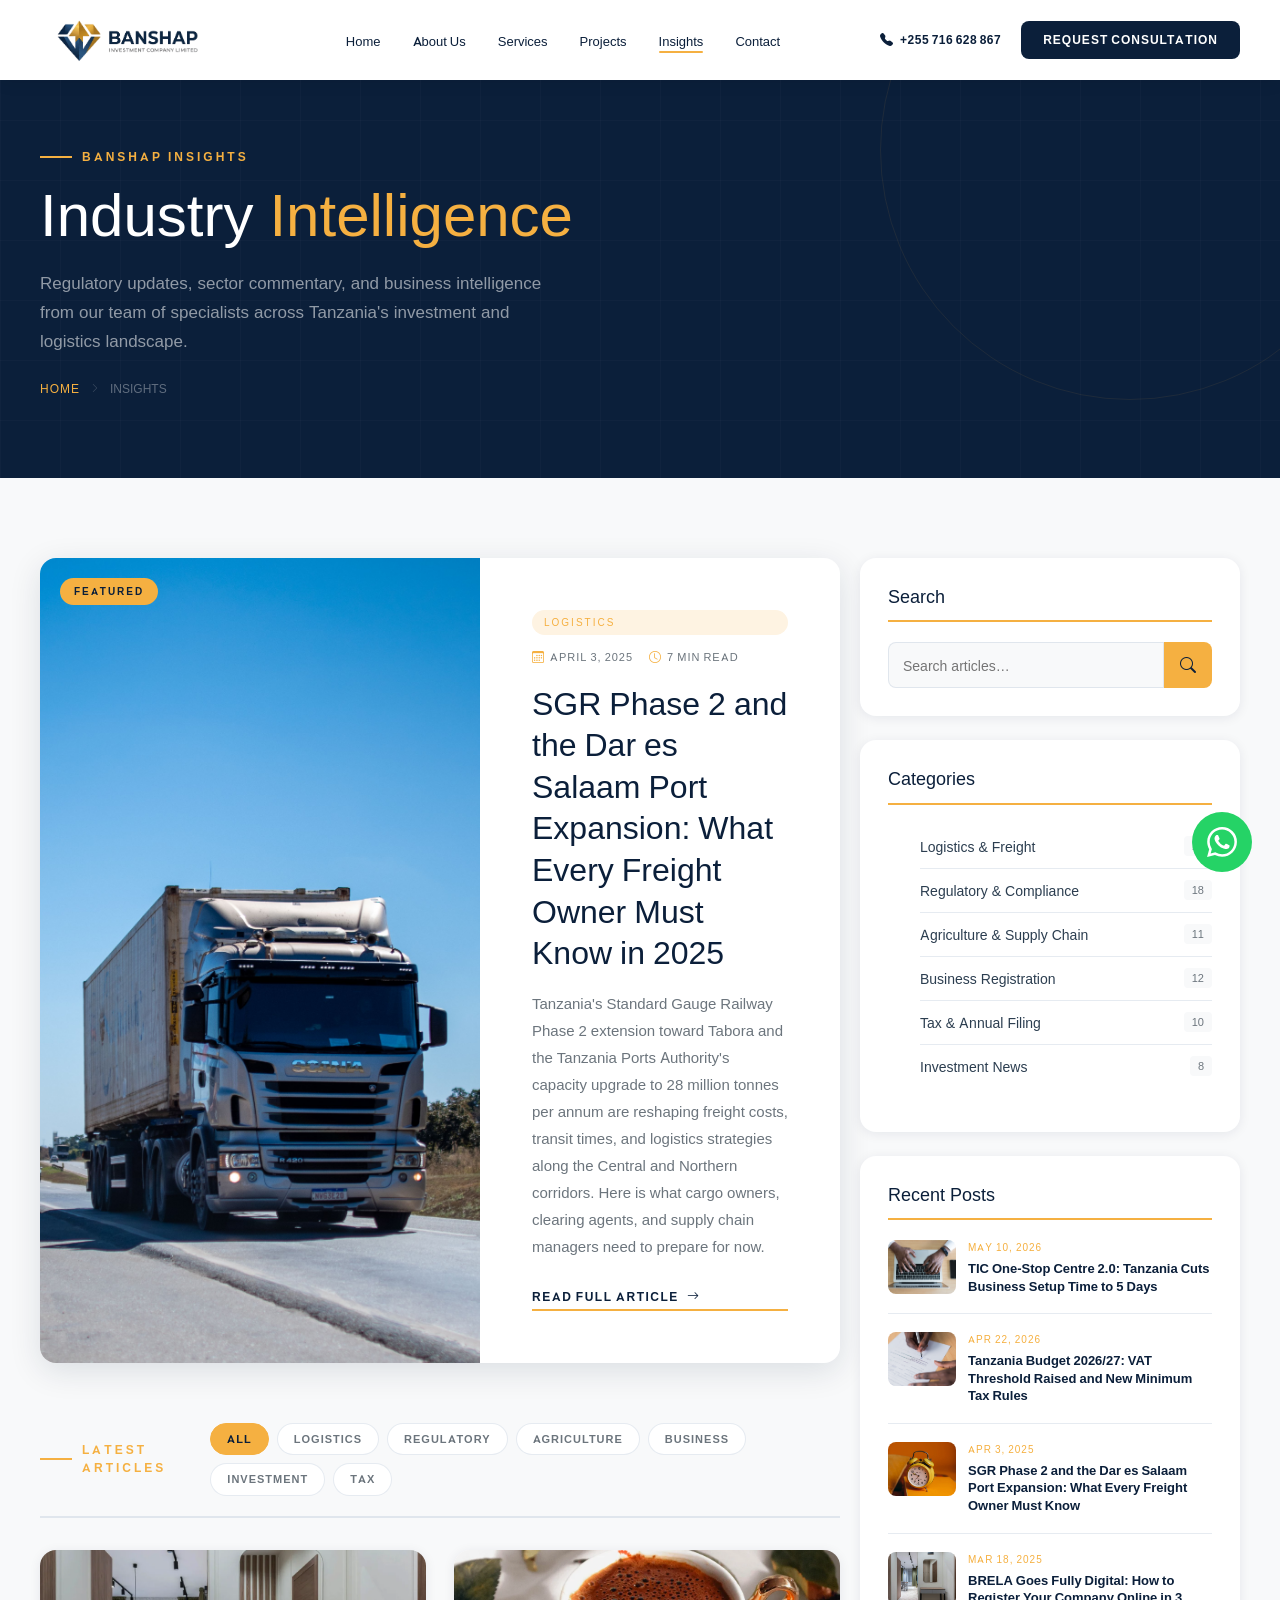
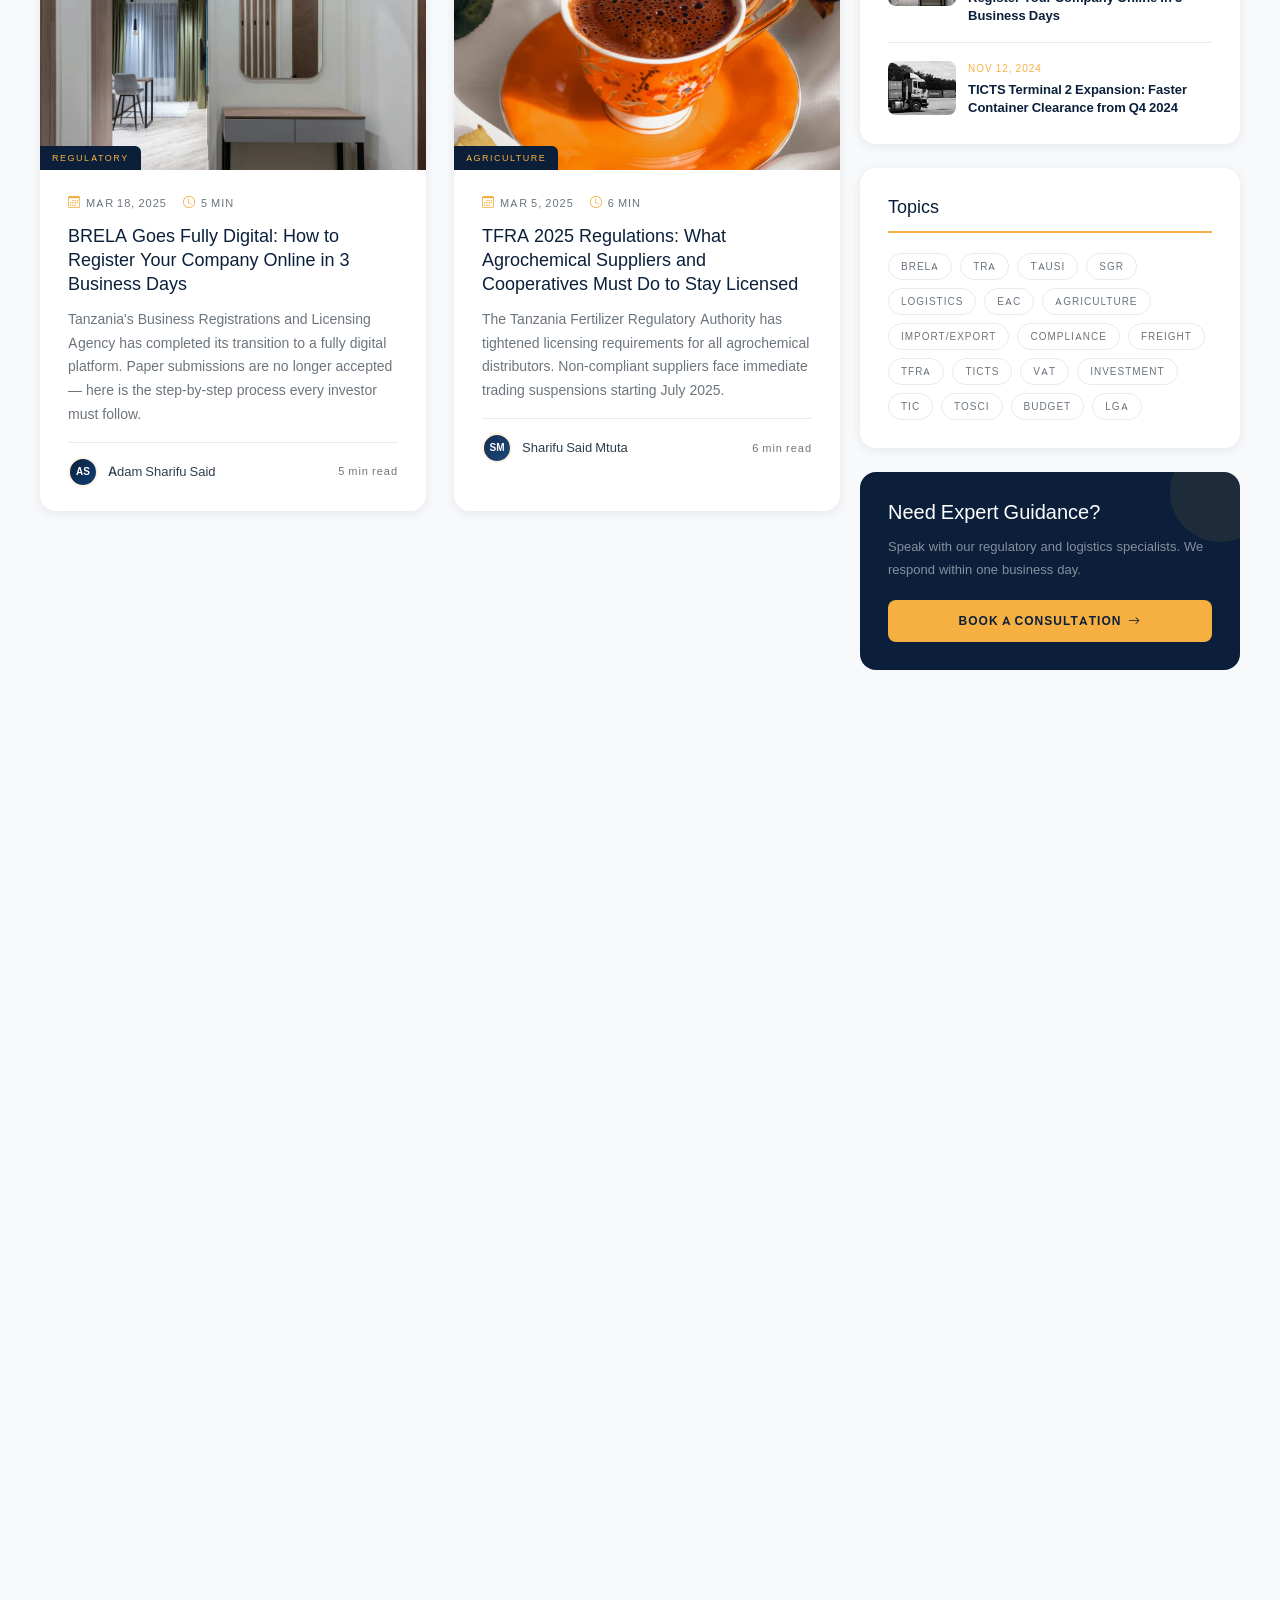
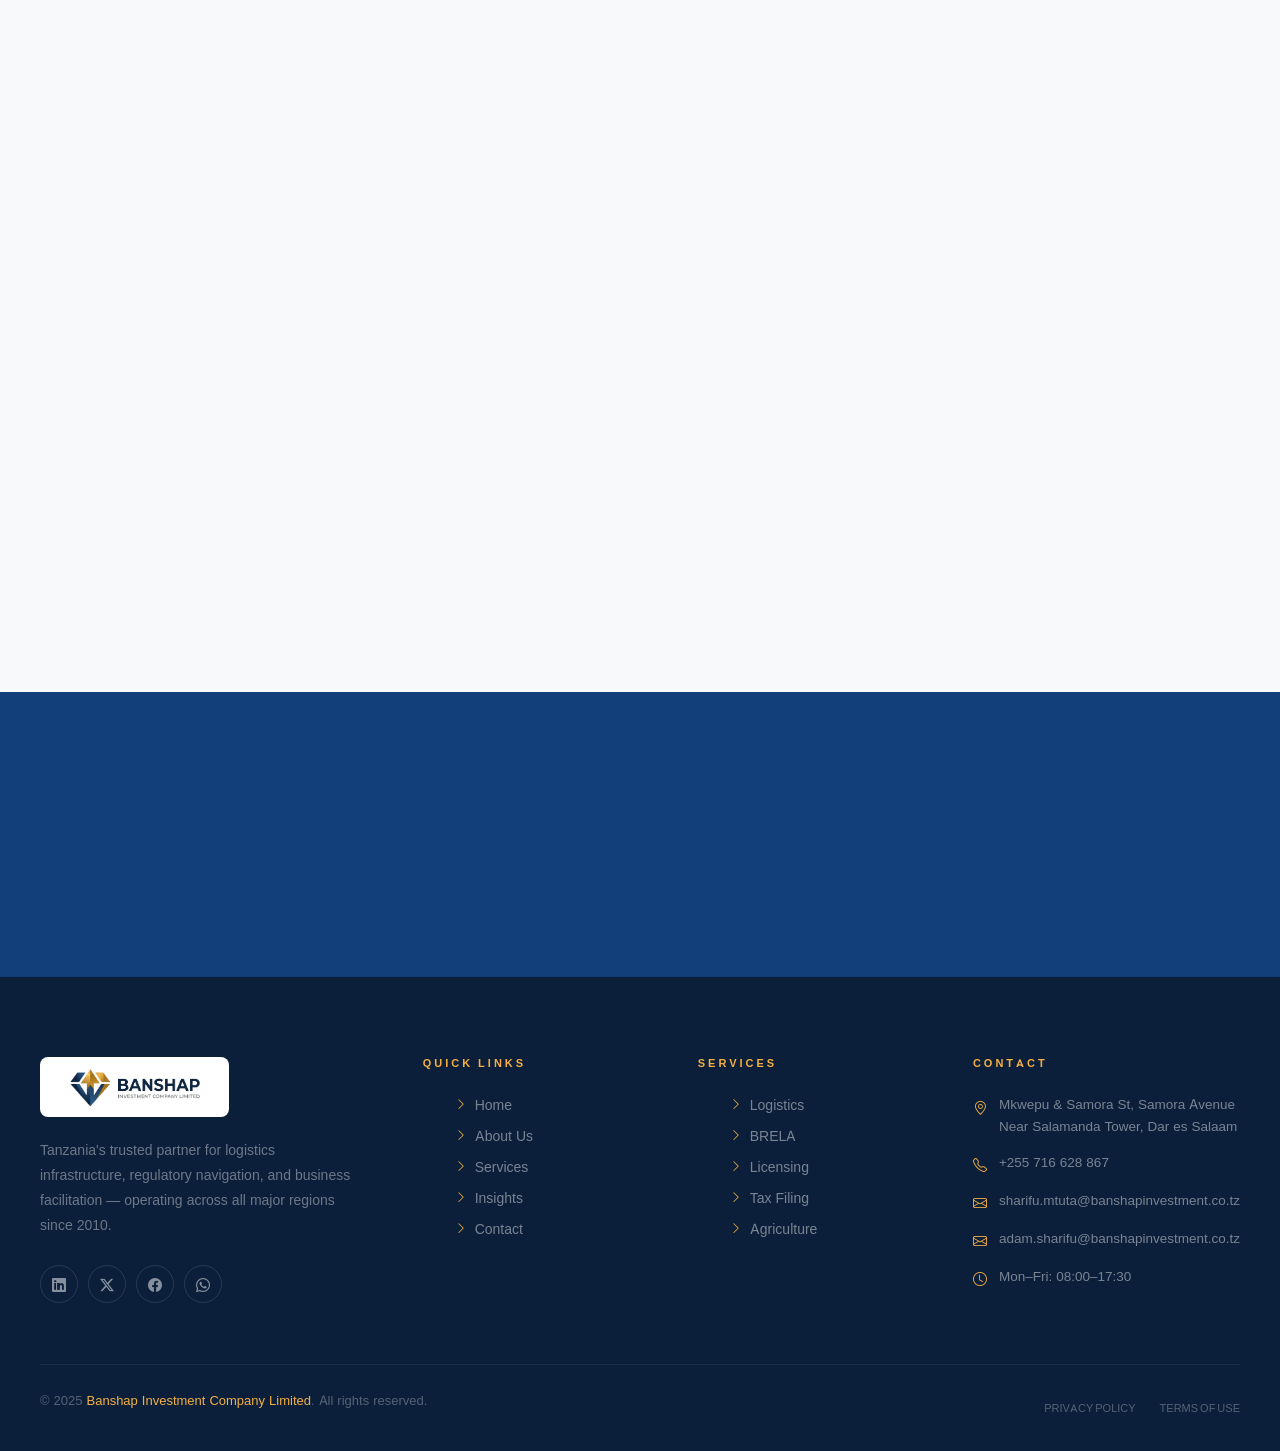
<file: blog.html>
<!DOCTYPE html>
<html lang="en">
<head>
  <meta charset="utf-8">
  <meta content="width=device-width, initial-scale=1.0" name="viewport">
  <title>Insights &amp; News — Banshap Investment Company Limited</title>
  <meta name="description" content="Industry insights, regulatory updates, and business intelligence from Banshap Investment Company Limited — Tanzania's premier business facilitation partner.">
  <link href="assets/img/favicon.png" rel="icon">
  <link href="assets/img/apple-touch-icon.png" rel="apple-touch-icon">
  <link rel="preload" href="assets/css/fonts.css" as="style">
  <link href="assets/css/fonts.css" rel="stylesheet">
  <link href="assets/vendor/bootstrap/css/bootstrap.min.css" rel="stylesheet">
  <link href="assets/vendor/bootstrap-icons/bootstrap-icons.css" rel="stylesheet">
  <link href="assets/vendor/aos/aos.css" rel="stylesheet">
  <link href="assets/css/main.css" rel="stylesheet">

  <style>
    :root{--primary:#0B1F3A;--primary-mid:#0f2847;--secondary:#123E7A;--accent:#F5B041;--accent-dark:#d4922e;--accent-pale:#fef3e2;--light:#F8F9FA;--white:#FFFFFF;--text:#2C3E50;--text-light:#6c757d;--border:rgba(18,62,122,0.1);--shadow-sm:0 2px 12px rgba(11,31,58,0.08);--shadow:0 8px 32px rgba(11,31,58,0.12);--shadow-lg:0 20px 60px rgba(11,31,58,0.18);--radius:8px;--radius-lg:16px;--transition:all 0.3s ease;}
    *,*::before,*::after{box-sizing:border-box;margin:0;padding:0;}
    html{scroll-behavior:smooth;}
    body{font-family:'Inter',sans-serif;font-size:16px;color:var(--text);background:var(--white);overflow-x:hidden;}
    h1,h2,h3,h4,h5{font-family:'Poppins',sans-serif;color:var(--primary);line-height:1.25;}
    p{line-height:1.75;color:var(--text-light);}
    a{text-decoration:none;}
    ::-webkit-scrollbar{width:5px;}
    ::-webkit-scrollbar-thumb{background:var(--accent);border-radius:3px;}
    .label-tag{font-family:'Outfit',sans-serif;font-size:12px;font-weight:600;letter-spacing:3px;text-transform:uppercase;color:var(--accent);display:inline-flex;align-items:center;gap:10px;margin-bottom:12px;}
    .label-tag::before{content:'';width:32px;height:2px;background:var(--accent);flex-shrink:0;}
    .section-heading{font-size:clamp(28px,3.5vw,42px);font-weight:700;color:var(--primary);margin-bottom:16px;}
    .section-heading span{color:var(--accent);}
    /* HEADER */
    #header{position:fixed;top:0;left:0;right:0;z-index:9999;padding:0 40px;height:80px;background:rgba(11,31,58,0.97);backdrop-filter:blur(20px);transition:var(--transition);}
    #header.scrolled{height:68px;box-shadow:0 4px 24px rgba(0,0,0,0.25);}
    .header-inner{display:flex;align-items:center;justify-content:space-between;max-width:1280px;margin:0 auto;height:100%;}
    .logo-wrap{display:flex;align-items:center;text-decoration:none;}
    .site-logo{height:52px;width:auto;}
    .footer-brand .site-logo{background:#ffffff;border-radius:8px;padding:6px 14px;height:60px;}
    #header{background:#ffffff!important;box-shadow:0 2px 16px rgba(0,0,0,0.08)!important;}
    #header.scrolled{background:#ffffff!important;box-shadow:0 4px 24px rgba(0,0,0,0.12)!important;}
    .main-nav a{color:var(--primary)!important;}
    .header-phone{color:var(--primary)!important;}
    .header-cta{background:var(--primary)!important;color:#fff!important;}
    .header-cta:hover{background:var(--accent)!important;color:var(--primary)!important;}
    .mobile-menu-btn{border-color:var(--primary)!important;color:var(--primary)!important;}
    .main-nav ul{list-style:none;display:flex;align-items:center;gap:32px;margin:0;}
    .main-nav a{font-family:'Outfit',sans-serif;font-size:13px;font-weight:500;color:rgba(255,255,255,0.8);text-decoration:none;position:relative;padding-bottom:4px;transition:var(--transition);}
    .main-nav a::after{content:'';position:absolute;bottom:0;left:0;right:0;height:2px;background:var(--accent);border-radius:1px;transform:scaleX(0);transition:var(--transition);}
    .main-nav a:hover,.main-nav a.active{color:var(--accent);}
    .main-nav a:hover::after,.main-nav a.active::after{transform:scaleX(1);}
    .header-cta{font-family:'Outfit',sans-serif;font-size:12px;font-weight:600;letter-spacing:1px;text-transform:uppercase;color:var(--primary);background:var(--accent);padding:10px 22px;border-radius:var(--radius);transition:var(--transition);text-decoration:none;}
    .header-cta:hover{background:var(--accent-dark);color:var(--white);}
    .mobile-menu-btn{display:none;background:transparent;border:2px solid rgba(255,255,255,0.3);color:white;padding:6px 10px;border-radius:6px;cursor:pointer;font-size:18px;}
    .offcanvas-nav .offcanvas-header,.offcanvas-nav .offcanvas-body{background:var(--primary);}
    .offcanvas-nav .nav-link{font-family:'Outfit',sans-serif;font-size:14px;color:rgba(255,255,255,0.75);padding:14px 0;border-bottom:1px solid rgba(255,255,255,0.06);display:block;transition:var(--transition);}
    .offcanvas-nav .nav-link:hover{color:var(--accent);padding-left:8px;}
    .offcanvas-nav .btn-close{filter:invert(1) opacity(0.6);}
    .offcanvas-nav .offcanvas-cta{display:block;text-align:center;background:var(--accent);color:var(--primary);font-family:'Outfit',sans-serif;font-size:13px;font-weight:600;letter-spacing:1px;text-transform:uppercase;padding:14px;border-radius:var(--radius);margin-top:24px;text-decoration:none;}
    /* BANNER */
    .page-banner{background:var(--primary);padding:140px 40px 80px;position:relative;overflow:hidden;}
    .page-banner::before{content:'';position:absolute;inset:0;background-image:linear-gradient(rgba(255,255,255,0.02) 1px,transparent 1px),linear-gradient(90deg,rgba(255,255,255,0.02) 1px,transparent 1px);background-size:60px 60px;}
    .page-banner::after{content:'';position:absolute;top:-100px;right:-100px;width:500px;height:500px;border-radius:50%;border:1px solid rgba(245,176,65,0.08);}
    .page-banner-inner{max-width:1280px;margin:0 auto;position:relative;z-index:2;}
    .page-banner h1{font-size:clamp(36px,5vw,60px);color:var(--white);margin-bottom:16px;}
    .page-banner h1 span{color:var(--accent);}
    .page-banner p{color:rgba(255,255,255,0.55);font-size:17px;font-weight:300;max-width:520px;line-height:1.7;margin-bottom:24px;}
    .breadcrumb-nav{display:flex;align-items:center;gap:10px;}
    .breadcrumb-nav a{font-family:'Outfit',sans-serif;font-size:12px;letter-spacing:1px;color:var(--accent);text-decoration:none;text-transform:uppercase;}
    .breadcrumb-nav span{font-family:'Outfit',sans-serif;font-size:12px;color:rgba(255,255,255,0.35);text-transform:uppercase;}
    .breadcrumb-nav i{color:rgba(255,255,255,0.2);font-size:10px;}
    /* BLOG LAYOUT */
    .blog-section{padding:80px 40px;background:var(--light);}
    .blog-section-inner{max-width:1280px;margin:0 auto;}
    /* FEATURED */
    .featured-post{display:grid;grid-template-columns:1.1fr 0.9fr;background:var(--white);border-radius:var(--radius-lg);overflow:hidden;box-shadow:var(--shadow);margin-bottom:60px;}
    .fp-img{position:relative;overflow:hidden;min-height:460px;}
    .fp-img img{width:100%;height:100%;object-fit:cover;transition:transform 0.7s ease;}
    .featured-post:hover .fp-img img{transform:scale(1.04);}
    .fp-badge{position:absolute;top:20px;left:20px;background:var(--accent);color:var(--primary);font-family:'Outfit',sans-serif;font-size:10px;letter-spacing:2px;text-transform:uppercase;padding:6px 14px;border-radius:50px;font-weight:600;}
    .fp-body{padding:52px;display:flex;flex-direction:column;justify-content:center;}
    .post-cat{font-family:'Outfit',sans-serif;font-size:10px;letter-spacing:2px;text-transform:uppercase;color:var(--accent);background:var(--accent-pale);padding:5px 12px;border-radius:50px;display:inline-block;margin-bottom:14px;}
    .post-meta{display:flex;align-items:center;gap:16px;margin-bottom:16px;flex-wrap:wrap;}
    .pm-item{display:flex;align-items:center;gap:5px;font-family:'Outfit',sans-serif;font-size:11px;letter-spacing:1px;color:var(--text-light);text-transform:uppercase;}
    .pm-item i{color:var(--accent);font-size:12px;}
    .fp-body h2{font-size:clamp(22px,2.5vw,32px);margin-bottom:16px;line-height:1.3;}
    .fp-body h2 a{color:var(--primary);text-decoration:none;transition:var(--transition);}
    .fp-body h2 a:hover{color:var(--accent);}
    .fp-body p{font-size:15px;line-height:1.8;color:var(--text-light);margin-bottom:28px;}
    .btn-read{display:inline-flex;align-items:center;gap:8px;font-family:'Outfit',sans-serif;font-size:12px;font-weight:600;letter-spacing:1.5px;text-transform:uppercase;color:var(--primary);border-bottom:2px solid var(--accent);padding-bottom:3px;transition:var(--transition);}
    .btn-read:hover{color:var(--accent);gap:14px;}
    /* GRID */
    .posts-grid-header{display:flex;align-items:center;justify-content:space-between;margin-bottom:32px;padding-bottom:20px;border-bottom:2px solid var(--border);}
    .filter-pills{display:flex;gap:8px;flex-wrap:wrap;}
    .fp-pill{font-family:'Outfit',sans-serif;font-size:11px;font-weight:600;letter-spacing:1px;text-transform:uppercase;padding:7px 16px;border-radius:50px;border:1.5px solid var(--border);background:var(--white);color:var(--text-light);cursor:pointer;transition:var(--transition);}
    .fp-pill.active,.fp-pill:hover{background:var(--accent);border-color:var(--accent);color:var(--primary);}
    .posts-grid{display:grid;grid-template-columns:repeat(2,1fr);gap:28px;}
    .post-card{background:var(--white);border-radius:var(--radius-lg);overflow:hidden;box-shadow:var(--shadow-sm);transition:var(--transition);}
    .post-card:hover{transform:translateY(-5px);box-shadow:var(--shadow-lg);}
    .pc-img{position:relative;overflow:hidden;height:220px;}
    .pc-img img{width:100%;height:100%;object-fit:cover;transition:transform 0.6s ease;}
    .post-card:hover .pc-img img{transform:scale(1.06);}
    .pc-cat-badge{position:absolute;bottom:0;left:0;background:var(--primary);color:var(--accent);font-family:'Outfit',sans-serif;font-size:9px;letter-spacing:1.5px;text-transform:uppercase;padding:5px 12px;border-radius:0 6px 0 0;}
    .pc-body{padding:24px 28px;}
    .pc-body .post-meta{margin-bottom:12px;}
    .pc-body h3{font-size:18px;margin-bottom:10px;line-height:1.35;}
    .pc-body h3 a{color:var(--primary);text-decoration:none;transition:var(--transition);}
    .pc-body h3 a:hover{color:var(--accent);}
    .pc-body p{font-size:14px;line-height:1.7;margin-bottom:16px;}
    .pc-footer{display:flex;align-items:center;justify-content:space-between;padding-top:14px;border-top:1px solid var(--border);}
    .author-mini{display:flex;align-items:center;gap:10px;}
    .author-mini img{width:30px;height:30px;border-radius:50%;object-fit:cover;border:2px solid var(--accent-pale);}
    .author-mini span{font-size:13px;color:var(--text);font-weight:500;}
    .author-avatar{width:30px;height:30px;border-radius:50%;border:2px solid var(--accent-pale);display:flex;align-items:center;justify-content:center;font-family:'Poppins',sans-serif;font-weight:700;font-size:10px;color:var(--white);flex-shrink:0;}
    .aa-1{background:linear-gradient(135deg,#0B1F3A,#123E7A);}
    .aa-2{background:linear-gradient(135deg,#162d50,#1a4a7a);}
    .aa-3{background:linear-gradient(135deg,#0f2847,#0d3060);}
    .aa-4{background:linear-gradient(135deg,#0d2a50,#123E7A);}
    .read-time{font-family:'Outfit',sans-serif;font-size:11px;letter-spacing:1px;color:var(--text-light);}
    /* SIDEBAR */
    .blog-sidebar{padding-left:20px;}
    .sw{background:var(--white);border-radius:var(--radius-lg);padding:28px;margin-bottom:24px;box-shadow:var(--shadow-sm);}
    .wt{font-size:18px;color:var(--primary);margin-bottom:20px;padding-bottom:12px;border-bottom:2px solid var(--accent);}
    .search-f{display:flex;}
    .search-f input{flex:1;padding:11px 14px;border:1.5px solid var(--border);border-radius:var(--radius) 0 0 var(--radius);font-family:'Inter',sans-serif;font-size:14px;color:var(--text);background:var(--light);outline:none;transition:var(--transition);}
    .search-f input:focus{border-color:var(--secondary);}
    .search-f button{padding:11px 16px;background:var(--accent);border:none;border-radius:0 var(--radius) var(--radius) 0;color:var(--primary);cursor:pointer;font-size:16px;}
    .cat-list{list-style:none;}
    .cat-list li{border-bottom:1px solid var(--border);}
    .cat-list li:last-child{border:none;}
    .cat-list a{display:flex;align-items:center;justify-content:space-between;padding:11px 0;font-size:14px;color:var(--text);text-decoration:none;transition:var(--transition);}
    .cat-list a:hover{color:var(--accent);padding-left:6px;}
    .cat-count{font-family:'Outfit',sans-serif;font-size:11px;background:var(--light);color:var(--text-light);padding:2px 8px;border-radius:4px;}
    .rp{display:flex;gap:12px;margin-bottom:18px;padding-bottom:18px;border-bottom:1px solid var(--border);align-items:flex-start;}
    .rp:last-child{margin:0;padding:0;border:none;}
    .rp-img{width:68px;height:54px;flex-shrink:0;overflow:hidden;border-radius:var(--radius);}
    .rp-img img{width:100%;height:100%;object-fit:cover;}
    .rp-date{font-family:'Outfit',sans-serif;font-size:10px;letter-spacing:1px;color:var(--accent);text-transform:uppercase;display:block;margin-bottom:5px;}
    .rp-info a{font-family:'Poppins',sans-serif;font-size:13px;font-weight:600;color:var(--primary);text-decoration:none;line-height:1.35;display:block;transition:var(--transition);}
    .rp-info a:hover{color:var(--accent);}
    .tag-cloud{display:flex;flex-wrap:wrap;gap:8px;}
    .tag{font-family:'Outfit',sans-serif;font-size:10px;letter-spacing:1px;text-transform:uppercase;padding:5px 12px;border-radius:50px;border:1.5px solid var(--border);color:var(--text-light);text-decoration:none;transition:var(--transition);}
    .tag:hover{border-color:var(--accent);color:var(--accent);}
    .sw-cta{background:var(--primary);border-radius:var(--radius-lg);padding:28px;position:relative;overflow:hidden;}
    .sw-cta::before{content:'';position:absolute;top:-30px;right:-30px;width:100px;height:100px;border-radius:50%;background:rgba(245,176,65,0.08);}
    .sw-cta h4{font-size:20px;color:var(--white);margin-bottom:10px;position:relative;}
    .sw-cta p{font-size:13px;color:rgba(255,255,255,0.5);margin-bottom:20px;position:relative;}
    .sw-cta a{display:block;text-align:center;background:var(--accent);color:var(--primary);font-family:'Outfit',sans-serif;font-size:12px;font-weight:600;letter-spacing:1px;text-transform:uppercase;padding:12px;border-radius:var(--radius);text-decoration:none;transition:var(--transition);position:relative;}
    .sw-cta a:hover{background:var(--accent-dark);color:var(--white);}
    /* NEWSLETTER */
    .newsletter{background:var(--secondary);padding:64px 40px;}
    .nl-inner{max-width:1280px;margin:0 auto;display:grid;grid-template-columns:1fr 1fr;gap:60px;align-items:center;}
    .nl-copy h2{font-size:32px;color:var(--white);margin-bottom:10px;}
    .nl-copy h2 span{color:var(--accent);}
    .nl-copy p{color:rgba(255,255,255,0.5);font-size:15px;}
    .nl-form{display:flex;}
    .nl-form input{flex:1;padding:15px 18px;background:rgba(255,255,255,0.08);border:1.5px solid rgba(255,255,255,0.15);border-radius:var(--radius) 0 0 var(--radius);color:var(--white);font-family:'Inter',sans-serif;font-size:14px;outline:none;transition:var(--transition);}
    .nl-form input::placeholder{color:rgba(255,255,255,0.35);}
    .nl-form input:focus{border-color:var(--accent);}
    .nl-form button{padding:15px 24px;background:var(--accent);border:none;border-radius:0 var(--radius) var(--radius) 0;color:var(--primary);font-family:'Outfit',sans-serif;font-size:12px;font-weight:600;letter-spacing:1px;text-transform:uppercase;cursor:pointer;white-space:nowrap;transition:var(--transition);}
    .nl-form button:hover{background:var(--accent-dark);color:var(--white);}
    /* FOOTER */
    #footer{background:var(--primary);padding:80px 40px 0;}
    .footer-inner{max-width:1280px;margin:0 auto;}
    .footer-grid{display:grid;grid-template-columns:1.5fr 1fr 1fr 1fr;gap:60px;padding-bottom:60px;border-bottom:1px solid rgba(255,255,255,0.07);}
    .footer-brand p{font-size:14px;color:rgba(255,255,255,0.4);line-height:1.8;margin:20px 0 28px;font-weight:300;}
    .footer-socials{display:flex;gap:10px;}
    .footer-social{width:38px;height:38px;border:1px solid rgba(255,255,255,0.12);border-radius:50%;display:flex;align-items:center;justify-content:center;color:rgba(255,255,255,0.5);font-size:14px;text-decoration:none;transition:var(--transition);}
    .footer-social:hover{background:var(--accent);border-color:var(--accent);color:var(--primary);}
    .footer-col h5{font-family:'Outfit',sans-serif;font-size:11px;font-weight:600;letter-spacing:3px;text-transform:uppercase;color:var(--accent);margin-bottom:24px;}
    .footer-links{list-style:none;}
    .footer-links li{margin-bottom:10px;}
    .footer-links a{font-size:14px;color:rgba(255,255,255,0.45);text-decoration:none;display:flex;align-items:center;gap:8px;transition:var(--transition);}
    .footer-links a i{font-size:12px;color:var(--accent);}
    .footer-links a:hover{color:rgba(255,255,255,0.85);padding-left:4px;}
    .footer-contact-item{display:flex;gap:12px;align-items:flex-start;margin-bottom:14px;}
    .footer-contact-item i{color:var(--accent);font-size:14px;margin-top:3px;flex-shrink:0;}
    .footer-contact-item span{font-size:13.5px;color:rgba(255,255,255,0.45);line-height:1.6;}
    .footer-bottom{padding:24px 0;display:flex;align-items:center;justify-content:space-between;flex-wrap:wrap;gap:12px;}
    .footer-bottom p{font-size:13px;color:rgba(255,255,255,0.3);}
    .footer-bottom a{color:var(--accent);}
    .footer-legal{display:flex;gap:24px;}
    .footer-legal a{font-family:'Outfit',sans-serif;font-size:11px;color:rgba(255,255,255,0.3);text-decoration:none;text-transform:uppercase;transition:var(--transition);}
    .footer-legal a:hover{color:var(--accent);}
    /* PAGINATION */
    .page-btn{width:40px;height:40px;display:flex;align-items:center;justify-content:center;border:1.5px solid var(--border);border-radius:var(--radius);font-family:'Outfit',sans-serif;font-size:13px;color:var(--text-light);text-decoration:none;transition:var(--transition);}
    .page-btn:hover,.page-btn.active{border-color:var(--accent);color:var(--primary);background:var(--accent);}
    @media(max-width:1100px){
      #header,.page-banner,.blog-section,.newsletter,#footer{padding-left:24px;padding-right:24px;}
      .featured-post{grid-template-columns:1fr;}
      .fp-img{min-height:260px;}
      .blog-sidebar{padding-left:0;margin-top:40px;}
      .footer-grid{grid-template-columns:1fr 1fr;gap:40px;}
      .nl-inner{grid-template-columns:1fr;gap:28px;}
    }
    @media(max-width:768px){
      .main-nav,.header-cta{display:none;}
      .mobile-menu-btn{display:block;}
      .posts-grid{grid-template-columns:1fr;}
      .posts-grid-header{flex-direction:column;align-items:flex-start;gap:16px;}
      .footer-grid{grid-template-columns:1fr;gap:36px;}
      .nl-form{flex-direction:column;}
      .nl-form input,.nl-form button{border-radius:var(--radius);}
      .fp-body{padding:28px;}
    }
  
    /* ===== WHATSAPP FLOAT + HEADER PHONE ===== */
    /* WhatsApp Float Button */
    @keyframes wa-pulse { 0%,100%{box-shadow:0 0 0 0 rgba(37,211,102,0.5),0 6px 24px rgba(37,211,102,0.4);} 60%{box-shadow:0 0 0 14px rgba(37,211,102,0),0 6px 24px rgba(37,211,102,0.4);} }
    @keyframes wa-bounce { 0%,100%{transform:scale(1);} 30%{transform:scale(1.15);} 60%{transform:scale(0.95);} }
    .wa-float { position: fixed; bottom: 28px; right: 28px; z-index: 9990; display: flex; flex-direction: column; align-items: flex-end; gap: 10px; }
    .wa-btn { width: 60px; height: 60px; border-radius: 50%; background: #25D366; display: flex; align-items: center; justify-content: center; text-decoration: none; animation: wa-pulse 2.4s ease-in-out infinite; transition: transform 0.25s cubic-bezier(.34,1.56,.64,1), filter 0.25s ease; }
    .wa-btn:hover { transform: scale(1.14); filter: brightness(1.1); animation: wa-bounce 0.5s ease; }
    .wa-btn svg { width: 30px; height: 30px; fill: #fff; transition: transform 0.25s ease; }
    .wa-btn:hover svg { transform: rotate(-8deg) scale(1.08); }
    .wa-label { background: var(--primary); color: var(--white); font-family: 'Outfit', sans-serif; font-size: 11px; font-weight: 600; letter-spacing: 0.5px; padding: 7px 16px; border-radius: 50px; white-space: nowrap; opacity: 0; transform: translateX(12px); transition: opacity 0.3s ease, transform 0.3s cubic-bezier(.34,1.56,.64,1); pointer-events: none; box-shadow: 0 4px 16px rgba(11,31,58,0.18); }
    .wa-label::after { content: ''; position: absolute; right: -6px; top: 50%; transform: translateY(-50%); border: 6px solid transparent; border-left-color: var(--primary); border-right: none; }
    .wa-label { position: relative; }
    .wa-float:hover .wa-label { opacity: 1; transform: translateX(0); }
    .header-phone { display: flex; align-items: center; gap: 7px; font-family: 'Outfit', sans-serif; font-size: 12px; font-weight: 600; letter-spacing: 0.5px; color: var(--primary); text-decoration: none; transition: color 0.3s ease; white-space: nowrap; }
    .header-phone i { color: var(--primary); font-size: 13px; }
    .header-phone:hover { color: var(--accent); }
    .header-right { display: flex; align-items: center; gap: 20px; }
    @media (max-width: 768px) { .header-phone { display: none; } .wa-float { bottom: 18px; right: 18px; } .wa-btn { width: 52px; height: 52px; } }
  </style>
</head>
<body>

  <header id="header">
    <div class="header-inner">
      <a href="index.html" class="logo-wrap"><img src="assets/img/logo.png" alt="Banshap Investment Company Limited" class="site-logo"></a>
      <nav class="main-nav"><ul><li><a href="index.html">Home</a></li><li><a href="starter-page.html">About Us</a></li><li><a href="service-details.html">Services</a></li><li><a href="index.html#projects">Projects</a></li><li><a href="blog.html" class="active">Insights</a></li><li><a href="index.html#contact">Contact</a></li></ul></nav>
      <div class="header-right"><a href="tel:+255716628867" class="header-phone"><i class="bi bi-telephone-fill"></i> +255 716 628 867</a><a href="index.html#contact" class="header-cta">Request Consultation</a></div>
      <button class="mobile-menu-btn" type="button" data-bs-toggle="offcanvas" data-bs-target="#mobileNav"><i class="bi bi-list"></i></button>
    </div>
  </header>
  <div class="offcanvas offcanvas-end offcanvas-nav" tabindex="-1" id="mobileNav">
    <div class="offcanvas-header"><div class="logo-wrap"><img src="assets/img/logo.png" alt="Banshap Investment Company Limited" class="site-logo"></div><button type="button" class="btn-close" data-bs-dismiss="offcanvas"></button></div>
    <div class="offcanvas-body d-flex flex-column"><nav><a href="index.html" class="nav-link">Home</a><a href="starter-page.html" class="nav-link">About Us</a><a href="service-details.html" class="nav-link">Services</a><a href="index.html#projects" class="nav-link" data-bs-dismiss="offcanvas">Projects</a><a href="blog.html" class="nav-link active">Insights</a><a href="index.html#contact" class="nav-link" data-bs-dismiss="offcanvas">Contact</a></nav><a href="index.html#contact" class="offcanvas-cta" data-bs-dismiss="offcanvas">Request Consultation</a></div>
  </div>

  <section class="page-banner">
    <div class="page-banner-inner">
      <div class="label-tag" data-aos="fade-right">Banshap Insights</div>
      <h1 data-aos="fade-up">Industry <span>Intelligence</span></h1>
      <p data-aos="fade-up" data-aos-delay="100">Regulatory updates, sector commentary, and business intelligence from our team of specialists across Tanzania's investment and logistics landscape.</p>
      <div class="breadcrumb-nav" data-aos="fade-up" data-aos-delay="200"><a href="index.html">Home</a><i class="bi bi-chevron-right"></i><span>Insights</span></div>
    </div>
  </section>

  <section class="blog-section">
    <div class="blog-section-inner">
      <div class="row g-0">
        <div class="col-lg-8">

          <!-- Featured Post -->
          <div class="featured-post" data-aos="fade-up">
            <div class="fp-img">
              <img src="assets/img/banshap/banshap-transport-2.jpg" alt="Tanzania SGR Freight 2025" loading="lazy">
              <div class="fp-badge">Featured</div>
            </div>
            <div class="fp-body">
              <span class="post-cat">Logistics</span>
              <div class="post-meta">
                <span class="pm-item"><i class="bi bi-calendar3"></i> April 3, 2025</span>
                <span class="pm-item"><i class="bi bi-clock"></i> 7 min read</span>
              </div>
              <h2><a href="blog-details.html">SGR Phase 2 and the Dar es Salaam Port Expansion: What Every Freight Owner Must Know in 2025</a></h2>
              <p>Tanzania's Standard Gauge Railway Phase 2 extension toward Tabora and the Tanzania Ports Authority's capacity upgrade to 28 million tonnes per annum are reshaping freight costs, transit times, and logistics strategies along the Central and Northern corridors. Here is what cargo owners, clearing agents, and supply chain managers need to prepare for now.</p>
              <a href="blog-details.html" class="btn-read">Read Full Article <i class="bi bi-arrow-right"></i></a>
            </div>
          </div>

          <!-- Grid Header -->
          <div class="posts-grid-header" data-aos="fade-up">
            <div class="label-tag" style="margin:0;">Latest Articles</div>
            <div class="filter-pills">
              <button class="fp-pill active" data-cat="all">All</button>
              <button class="fp-pill" data-cat="logistics">Logistics</button>
              <button class="fp-pill" data-cat="regulatory">Regulatory</button>
              <button class="fp-pill" data-cat="agriculture">Agriculture</button>
              <button class="fp-pill" data-cat="business">Business</button>
              <button class="fp-pill" data-cat="investment">Investment</button>
              <button class="fp-pill" data-cat="tax">Tax</button>
            </div>
          </div>

          <div class="posts-grid">
            <div class="post-card" data-cat="regulatory" data-aos="fade-up" data-aos-delay="0">
              <div class="pc-img"><img src="assets/img/blog/blog-post-square-1.webp" alt="BRELA Digital Registration" loading="lazy"><div class="pc-cat-badge">Regulatory</div></div>
              <div class="pc-body">
                <div class="post-meta"><span class="pm-item"><i class="bi bi-calendar3"></i> Mar 18, 2025</span><span class="pm-item"><i class="bi bi-clock"></i> 5 min</span></div>
                <h3><a href="blog-details.html">BRELA Goes Fully Digital: How to Register Your Company Online in 3 Business Days</a></h3>
                <p>Tanzania's Business Registrations and Licensing Agency has completed its transition to a fully digital platform. Paper submissions are no longer accepted — here is the step-by-step process every investor must follow.</p>
                <div class="pc-footer"><div class="author-mini"><div class="author-avatar aa-1">AS</div><span>Adam Sharifu Said</span></div><span class="read-time">5 min read</span></div>
              </div>
            </div>
            <div class="post-card" data-cat="agriculture" data-aos="fade-up" data-aos-delay="80">
              <div class="pc-img"><img src="assets/img/blog/blog-post-square-2.webp" alt="TFRA Agrochemical Compliance" loading="lazy"><div class="pc-cat-badge">Agriculture</div></div>
              <div class="pc-body">
                <div class="post-meta"><span class="pm-item"><i class="bi bi-calendar3"></i> Mar 5, 2025</span><span class="pm-item"><i class="bi bi-clock"></i> 6 min</span></div>
                <h3><a href="blog-details.html">TFRA 2025 Regulations: What Agrochemical Suppliers and Cooperatives Must Do to Stay Licensed</a></h3>
                <p>The Tanzania Fertilizer Regulatory Authority has tightened licensing requirements for all agrochemical distributors. Non-compliant suppliers face immediate trading suspensions starting July 2025.</p>
                <div class="pc-footer"><div class="author-mini"><div class="author-avatar aa-2">SM</div><span>Sharifu Said Mtuta</span></div><span class="read-time">6 min read</span></div>
              </div>
            </div>
            <div class="post-card" data-cat="logistics" data-aos="fade-up" data-aos-delay="0">
              <div class="pc-img"><img src="assets/img/blog/blog-post-square-3.webp" alt="Tanzania Freight Clearance" loading="lazy"><div class="pc-cat-badge">Logistics</div></div>
              <div class="pc-body">
                <div class="post-meta"><span class="pm-item"><i class="bi bi-calendar3"></i> Feb 20, 2025</span><span class="pm-item"><i class="bi bi-clock"></i> 5 min</span></div>
                <h3><a href="blog-details.html">Port Congestion at Dar es Salaam: How Importers Can Cut Demurrage Costs in 2025</a></h3>
                <p>Berth wait times at TICTS have risen to an average of 4.2 days during peak periods. Proactive documentation, early customs lodgement, and pre-clearance filing can cut your costs significantly.</p>
                <div class="pc-footer"><div class="author-mini"><div class="author-avatar aa-3">SM</div><span>Sharifu Said Mtuta</span></div><span class="read-time">5 min read</span></div>
              </div>
            </div>
            <div class="post-card" data-cat="regulatory" data-aos="fade-up" data-aos-delay="80">
              <div class="pc-img"><img src="assets/img/blog/blog-post-square-4.webp" alt="TRA EFD Compliance 2025" loading="lazy"><div class="pc-cat-badge">Regulatory</div></div>
              <div class="pc-body">
                <div class="post-meta"><span class="pm-item"><i class="bi bi-calendar3"></i> Feb 5, 2025</span><span class="pm-item"><i class="bi bi-clock"></i> 8 min</span></div>
                <h3><a href="blog-details.html">TRA EFD Machine Upgrade Deadline: Every Registered Business Must Comply Before 30 June 2025</a></h3>
                <p>The Tanzania Revenue Authority has mandated the upgrade of all first-generation Electronic Fiscal Devices to the new VFIMS-compliant models. Late compliance attracts a TZS 500,000 penalty per device per month.</p>
                <div class="pc-footer"><div class="author-mini"><div class="author-avatar aa-4">JF</div><span>Justina Fokasi</span></div><span class="read-time">8 min read</span></div>
              </div>
            </div>
          </div>

          <!-- Year divider 2026 -->
          <div style="display:flex;align-items:center;gap:16px;margin:48px 0 28px;" data-aos="fade-up">
            <span style="font-family:'Outfit',sans-serif;font-size:11px;letter-spacing:2px;text-transform:uppercase;color:var(--accent);background:var(--accent-pale);padding:5px 14px;border-radius:50px;white-space:nowrap;">2026</span>
            <div style="flex:1;height:1px;background:var(--border);"></div>
          </div>

          <div class="posts-grid">

            <!-- 2026 Post 1 -->
            <div class="post-card" data-cat="investment" data-aos="fade-up" data-aos-delay="0">
              <div class="pc-img"><img src="assets/img/banshap/banshap-advisory-1.jpg" alt="Tanzania Investment Centre 2026" loading="lazy" style="object-position:center center;"><div class="pc-cat-badge">Investment</div></div>
              <div class="pc-body">
                <div class="post-meta"><span class="pm-item"><i class="bi bi-calendar3"></i> May 10, 2026</span><span class="pm-item"><i class="bi bi-clock"></i> 6 min</span></div>
                <h3><a href="blog-details.html">TIC One-Stop Centre 2.0: Tanzania Cuts Business Setup Time to 5 Days for Foreign Investors</a></h3>
                <p>The Tanzania Investment Centre has launched its upgraded one-stop facilitation portal. Foreign investors can now complete TIN, BRELA, sector licence, and work permit applications from a single dashboard — reducing setup time from weeks to five working days.</p>
                <div class="pc-footer"><div class="author-mini"><div class="author-avatar aa-1">SM</div><span>Sharifu Said Mtuta</span></div><span class="read-time">6 min read</span></div>
              </div>
            </div>

            <!-- 2026 Post 2 -->
            <div class="post-card" data-cat="tax" data-aos="fade-up" data-aos-delay="80">
              <div class="pc-img"><img src="assets/img/banshap/banshap-reg-signing-1.jpg" alt="Budget 2026/27 Tanzania" loading="lazy" style="object-position:center center;"><div class="pc-cat-badge">Tax</div></div>
              <div class="pc-body">
                <div class="post-meta"><span class="pm-item"><i class="bi bi-calendar3"></i> Apr 22, 2026</span><span class="pm-item"><i class="bi bi-clock"></i> 9 min</span></div>
                <h3><a href="blog-details.html">Tanzania Budget 2026/27: VAT Threshold Raised, New Minimum Tax Rules, and Key SME Relief Measures</a></h3>
                <p>The Minister of Finance's 2026/27 budget speech introduced a raised VAT registration threshold to TZS 200 million, new presumptive tax brackets for small traders, and a revised digital services tax applicable to foreign online platforms operating in Tanzania.</p>
                <div class="pc-footer"><div class="author-mini"><div class="author-avatar aa-2">JF</div><span>Justina Fokasi</span></div><span class="read-time">9 min read</span></div>
              </div>
            </div>

            <!-- 2026 Post 3 -->
            <div class="post-card" data-cat="logistics" data-aos="fade-up" data-aos-delay="0">
              <div class="pc-img"><img src="assets/img/banshap/banshap-transport-5.jpg" alt="SGR Cross-Border 2026" loading="lazy" style="object-position:center center;"><div class="pc-cat-badge">Logistics</div></div>
              <div class="pc-body">
                <div class="post-meta"><span class="pm-item"><i class="bi bi-calendar3"></i> Mar 14, 2026</span><span class="pm-item"><i class="bi bi-clock"></i> 7 min</span></div>
                <h3><a href="blog-details.html">Tanzania-Kenya SGR Integration: How Cross-Border Freight Routes Are Changing in 2026</a></h3>
                <p>With Tanzania's SGR Phase 2 linking Dar es Salaam to Tabora and cross-border discussions with Kenya advancing, freight forwarders and importers need to reassess their Northern Corridor routing strategies before Q3 2026 rate revisions take effect.</p>
                <div class="pc-footer"><div class="author-mini"><div class="author-avatar aa-3">SM</div><span>Sharifu Said Mtuta</span></div><span class="read-time">7 min read</span></div>
              </div>
            </div>

            <!-- 2026 Post 4 -->
            <div class="post-card" data-cat="agriculture" data-aos="fade-up" data-aos-delay="80">
              <div class="pc-img"><img src="assets/img/banshap/banshap-agri-harvest-1.jpg" alt="Tanzania Cashew 2026" loading="lazy" style="object-position:center center;"><div class="pc-cat-badge">Agriculture</div></div>
              <div class="pc-body">
                <div class="post-meta"><span class="pm-item"><i class="bi bi-calendar3"></i> Feb 3, 2026</span><span class="pm-item"><i class="bi bi-clock"></i> 5 min</span></div>
                <h3><a href="blog-details.html">Tanzania Cashew Season 2025/26: Record Government Floor Price, Export Permits, and Compliance Steps for Traders</a></h3>
                <p>The Cashewnut Board of Tanzania announced a record floor price for the 2025/26 season. All buyers, processors, and exporters must hold valid TCB licences and comply with updated moisture and grading standards before accessing buying zones.</p>
                <div class="pc-footer"><div class="author-mini"><div class="author-avatar aa-4">AS</div><span>Adam Sharifu Said</span></div><span class="read-time">5 min read</span></div>
              </div>
            </div>

          </div>

          <!-- Year divider 2024 -->
          <div style="display:flex;align-items:center;gap:16px;margin:48px 0 28px;" data-aos="fade-up">
            <span style="font-family:'Outfit',sans-serif;font-size:11px;letter-spacing:2px;text-transform:uppercase;color:var(--text-light);background:var(--border);padding:5px 14px;border-radius:50px;white-space:nowrap;">2024</span>
            <div style="flex:1;height:1px;background:var(--border);"></div>
          </div>

          <div class="posts-grid">

            <!-- 2024 Post 1 -->
            <div class="post-card" data-cat="logistics" data-aos="fade-up" data-aos-delay="0">
              <div class="pc-img"><img src="assets/img/banshap/banshap-transport-3.jpg" alt="TICTS Terminal 2 2024" loading="lazy" style="object-position:center center;"><div class="pc-cat-badge">Logistics</div></div>
              <div class="pc-body">
                <div class="post-meta"><span class="pm-item"><i class="bi bi-calendar3"></i> Nov 12, 2024</span><span class="pm-item"><i class="bi bi-clock"></i> 6 min</span></div>
                <h3><a href="blog-details.html">TICTS Terminal 2 Expansion: Faster Container Clearance at Dar es Salaam Port from Q4 2024</a></h3>
                <p>Tanzania International Container Terminal Services completed the expansion of Berths 8–11, adding 600,000 TEU annual capacity. Average container dwell time has dropped from 9.4 to 5.8 days — here is how importers can take full advantage of the improved infrastructure.</p>
                <div class="pc-footer"><div class="author-mini"><div class="author-avatar aa-1">SM</div><span>Sharifu Said Mtuta</span></div><span class="read-time">6 min read</span></div>
              </div>
            </div>

            <!-- 2024 Post 2 -->
            <div class="post-card" data-cat="regulatory" data-aos="fade-up" data-aos-delay="80">
              <div class="pc-img"><img src="assets/img/banshap/banshap-clearance-1.jpg" alt="TRA Digital Filing 2024" loading="lazy" style="object-position:center center;"><div class="pc-cat-badge">Regulatory</div></div>
              <div class="pc-body">
                <div class="post-meta"><span class="pm-item"><i class="bi bi-calendar3"></i> Sep 25, 2024</span><span class="pm-item"><i class="bi bi-clock"></i> 7 min</span></div>
                <h3><a href="blog-details.html">TRA Mandates Digital VAT Filing for All Registered Businesses: What You Must Set Up Before October 2024</a></h3>
                <p>The Tanzania Revenue Authority's circular of August 2024 requires all VAT-registered taxpayers to submit returns exclusively through the TRA e-filing portal. Manual paper submissions will no longer be accepted from 1 October 2024, with penalties of TZS 200,000 per late or incorrect filing.</p>
                <div class="pc-footer"><div class="author-mini"><div class="author-avatar aa-2">JF</div><span>Justina Fokasi</span></div><span class="read-time">7 min read</span></div>
              </div>
            </div>

            <!-- 2024 Post 3 -->
            <div class="post-card" data-cat="business" data-aos="fade-up" data-aos-delay="0">
              <div class="pc-img"><img src="assets/img/banshap/banshap-reg-signing-2.jpg" alt="LGA Licences 2024" loading="lazy" style="object-position:center center;"><div class="pc-cat-badge">Business</div></div>
              <div class="pc-body">
                <div class="post-meta"><span class="pm-item"><i class="bi bi-calendar3"></i> Jul 8, 2024</span><span class="pm-item"><i class="bi bi-clock"></i> 4 min</span></div>
                <h3><a href="blog-details.html">Local Government Business Licences Go Online: How to Renew Your LGA Permit Without Visiting the Office</a></h3>
                <p>Dar es Salaam City Council and seven other local government authorities joined the President's Office Regional Administration and Local Government (PORALG) online licence portal in 2024. Business owners can now renew annual trading licences, pay fees, and download certificates entirely online.</p>
                <div class="pc-footer"><div class="author-mini"><div class="author-avatar aa-3">AS</div><span>Adam Sharifu Said</span></div><span class="read-time">4 min read</span></div>
              </div>
            </div>

            <!-- 2024 Post 4 -->
            <div class="post-card" data-cat="agriculture" data-aos="fade-up" data-aos-delay="80">
              <div class="pc-img"><img src="assets/img/banshap/banshap-agri-field-1.jpg" alt="TOSCI Seeds 2024" loading="lazy" style="object-position:center center;"><div class="pc-cat-badge">Agriculture</div></div>
              <div class="pc-body">
                <div class="post-meta"><span class="pm-item"><i class="bi bi-calendar3"></i> May 20, 2024</span><span class="pm-item"><i class="bi bi-clock"></i> 5 min</span></div>
                <h3><a href="blog-details.html">TOSCI Releases 14 New Certified Seed Varieties for the 2024 Planting Season — What Farmers and Distributors Need to Know</a></h3>
                <p>The Tanzania Official Seed Certification Institute approved 14 new high-yield, drought-tolerant varieties for maize, sorghum, and sunflower. Distributors supplying cooperatives or government tender programmes must hold TOSCI-validated stock with updated phytosanitary certificates.</p>
                <div class="pc-footer"><div class="author-mini"><div class="author-avatar aa-4">SM</div><span>Sharifu Said Mtuta</span></div><span class="read-time">5 min read</span></div>
              </div>
            </div>

          </div>

          <!-- Pagination -->
          <div class="d-flex align-items-center justify-content: center gap-2 mt-5" data-aos="fade-up">
            <a href="#" class="page-btn active">1</a>
            <a href="#" class="page-btn">2</a>
            <a href="#" class="page-btn">3</a>
            <span style="color:var(--text-light);padding:0 4px;">…</span>
            <a href="#" class="page-btn"><i class="bi bi-chevron-right"></i></a>
          </div>
        </div>

        <!-- SIDEBAR -->
        <div class="col-lg-4">
          <div class="blog-sidebar" data-aos="fade-up" data-aos-delay="120">
            <div class="sw">
              <h4 class="wt">Search</h4>
              <div class="search-f"><input type="text" placeholder="Search articles…"><button><i class="bi bi-search"></i></button></div>
            </div>
            <div class="sw">
              <h4 class="wt">Categories</h4>
              <ul class="cat-list">
                <li><a href="#">Logistics &amp; Freight <span class="cat-count">14</span></a></li>
                <li><a href="#">Regulatory &amp; Compliance <span class="cat-count">18</span></a></li>
                <li><a href="#">Agriculture &amp; Supply Chain <span class="cat-count">11</span></a></li>
                <li><a href="#">Business Registration <span class="cat-count">12</span></a></li>
                <li><a href="#">Tax &amp; Annual Filing <span class="cat-count">10</span></a></li>
                <li><a href="#">Investment News <span class="cat-count">8</span></a></li>
              </ul>
            </div>
            <div class="sw">
              <h4 class="wt">Recent Posts</h4>
              <div class="rp"><div class="rp-img"><img src="assets/img/banshap/banshap-advisory-1.jpg" alt="TIC 2026" loading="lazy" style="object-fit:cover;width:100%;height:100%;"></div><div class="rp-info"><span class="rp-date">May 10, 2026</span><a href="blog-details.html">TIC One-Stop Centre 2.0: Tanzania Cuts Business Setup Time to 5 Days</a></div></div>
              <div class="rp"><div class="rp-img"><img src="assets/img/banshap/banshap-reg-signing-1.jpg" alt="Budget 2026/27" loading="lazy" style="object-fit:cover;width:100%;height:100%;"></div><div class="rp-info"><span class="rp-date">Apr 22, 2026</span><a href="blog-details.html">Tanzania Budget 2026/27: VAT Threshold Raised and New Minimum Tax Rules</a></div></div>
              <div class="rp"><div class="rp-img"><img src="assets/img/blog/blog-post-square-5.webp" alt="SGR 2025" loading="lazy"></div><div class="rp-info"><span class="rp-date">Apr 3, 2025</span><a href="blog-details.html">SGR Phase 2 and the Dar es Salaam Port Expansion: What Every Freight Owner Must Know</a></div></div>
              <div class="rp"><div class="rp-img"><img src="assets/img/blog/blog-post-square-1.webp" alt="BRELA Digital" loading="lazy"></div><div class="rp-info"><span class="rp-date">Mar 18, 2025</span><a href="blog-details.html">BRELA Goes Fully Digital: How to Register Your Company Online in 3 Business Days</a></div></div>
              <div class="rp"><div class="rp-img"><img src="assets/img/banshap/banshap-transport-3.jpg" alt="TICTS 2024" loading="lazy" style="object-fit:cover;width:100%;height:100%;"></div><div class="rp-info"><span class="rp-date">Nov 12, 2024</span><a href="blog-details.html">TICTS Terminal 2 Expansion: Faster Container Clearance from Q4 2024</a></div></div>
            </div>
            <div class="sw">
              <h4 class="wt">Topics</h4>
              <div class="tag-cloud">
                <a href="#" class="tag">BRELA</a><a href="#" class="tag">TRA</a><a href="#" class="tag">TAUSI</a><a href="#" class="tag">SGR</a><a href="#" class="tag">Logistics</a><a href="#" class="tag">EAC</a><a href="#" class="tag">Agriculture</a><a href="#" class="tag">Import/Export</a><a href="#" class="tag">Compliance</a><a href="#" class="tag">Freight</a><a href="#" class="tag">TFRA</a><a href="#" class="tag">TICTS</a><a href="#" class="tag">VAT</a><a href="#" class="tag">Investment</a><a href="#" class="tag">TIC</a><a href="#" class="tag">TOSCI</a><a href="#" class="tag">Budget</a><a href="#" class="tag">LGA</a>
              </div>
            </div>
            <div class="sw-cta">
              <h4>Need Expert Guidance?</h4>
              <p>Speak with our regulatory and logistics specialists. We respond within one business day.</p>
              <a href="index.html#contact">Book a Consultation <i class="bi bi-arrow-right ms-1"></i></a>
            </div>
          </div>
        </div>
      </div>
    </div>
  </section>

  <!-- NEWSLETTER -->
  <section class="newsletter">
    <div class="nl-inner">
      <div class="nl-copy" data-aos="fade-right">
        <div class="label-tag" style="color:var(--accent);">Stay Informed</div>
        <h2>Regulatory <span>Updates</span> Delivered Monthly</h2>
        <p>Subscribe for the latest changes to Tanzania's business environment, compliance calendar, and trade sector developments.</p>
      </div>
      <div data-aos="fade-left">
        <div class="nl-form"><input type="email" placeholder="Your professional email address"><button>Subscribe</button></div>
        <p style="font-size:12px;color:rgba(255,255,255,0.3);margin-top:10px;">No spam. Unsubscribe anytime.</p>
      </div>
    </div>
  </section>

  <footer id="footer">
    <div class="footer-inner">
      <div class="footer-grid">
        <div class="footer-brand"><div class="logo-wrap"><img src="assets/img/logo.png" alt="Banshap Investment Company Limited" class="site-logo"></div><p>Tanzania's trusted partner for logistics infrastructure, regulatory navigation, and business facilitation — operating across all major regions since 2010.</p><div class="footer-socials"><a href="https://www.linkedin.com/in/banshapinvestment" target="_blank" rel="noopener" class="footer-social" title="LinkedIn"><i class="bi bi-linkedin"></i></a><a href="https://twitter.com/banshapinvestment" target="_blank" rel="noopener" class="footer-social" title="Twitter/X"><i class="bi bi-twitter-x"></i></a><a href="https://www.facebook.com/banshapinvestment" target="_blank" rel="noopener" class="footer-social" title="Facebook"><i class="bi bi-facebook"></i></a><a href="https://wa.me/255716628867" target="_blank" rel="noopener" class="footer-social" title="WhatsApp"><i class="bi bi-whatsapp"></i></a></div></div>
        <div class="footer-col"><h5>Quick Links</h5><ul class="footer-links"><li><a href="index.html"><i class="bi bi-chevron-right"></i> Home</a></li><li><a href="starter-page.html"><i class="bi bi-chevron-right"></i> About Us</a></li><li><a href="service-details.html"><i class="bi bi-chevron-right"></i> Services</a></li><li><a href="blog.html"><i class="bi bi-chevron-right"></i> Insights</a></li><li><a href="index.html#contact"><i class="bi bi-chevron-right"></i> Contact</a></li></ul></div>
        <div class="footer-col"><h5>Services</h5><ul class="footer-links"><li><a href="service-details.html#logistics"><i class="bi bi-chevron-right"></i> Logistics</a></li><li><a href="service-details.html#brela"><i class="bi bi-chevron-right"></i> BRELA</a></li><li><a href="service-details.html#licensing"><i class="bi bi-chevron-right"></i> Licensing</a></li><li><a href="service-details.html#filing"><i class="bi bi-chevron-right"></i> Tax Filing</a></li><li><a href="service-details.html#agriculture"><i class="bi bi-chevron-right"></i> Agriculture</a></li></ul></div>
        <div class="footer-col"><h5>Contact</h5><div class="footer-contact-item"><i class="bi bi-geo-alt"></i><span>Mkwepu &amp; Samora St, Samora Avenue<br>Near Salamanda Tower, Dar es Salaam</span></div><div class="footer-contact-item"><i class="bi bi-telephone"></i><span>+255 716 628 867</span></div><div class="footer-contact-item"><i class="bi bi-envelope"></i><span>sharifu.mtuta@banshapinvestment.co.tz</span></div><div class="footer-contact-item"><i class="bi bi-envelope"></i><span>adam.sharifu@banshapinvestment.co.tz</span></div><div class="footer-contact-item"><i class="bi bi-clock"></i><span>Mon–Fri: 08:00–17:30</span></div></div>
      </div>
      <div class="footer-bottom"><p>&copy; 2025 <a href="index.html">Banshap Investment Company Limited</a>. All rights reserved.</p><div class="footer-legal"><a href="#">Privacy Policy</a><a href="#">Terms of Use</a></div></div>
    </div>
  </footer>

  <script src="assets/vendor/bootstrap/js/bootstrap.bundle.min.js"></script>
  <script src="assets/vendor/bootstrap/js/bootstrap.bundle.min.js"></script>
  <script src="assets/vendor/aos/aos.js"></script>
  <script>
    AOS.init({ duration: 700, easing: 'ease-out-quad', once: true, offset: 60 });
    const header = document.getElementById('header');
    window.addEventListener('scroll', () => { header.classList.toggle('scrolled', window.scrollY > 60); });

    // Blog category filter
    document.querySelectorAll('.fp-pill').forEach(btn => {
      btn.addEventListener('click', function() {
        document.querySelectorAll('.fp-pill').forEach(b => b.classList.remove('active'));
        this.classList.add('active');
        const cat = this.dataset.cat;
        document.querySelectorAll('.post-card').forEach(card => {
          if (cat === 'all' || card.dataset.cat === cat) {
            card.style.display = '';
            card.style.animation = 'fadeInUp 0.35s ease both';
          } else { card.style.display = 'none'; }
        });
      });
    });
  </script>

  <!-- WhatsApp Float -->
  <div class="wa-float">
    <span class="wa-label">Chat on WhatsApp</span>
    <a href="https://wa.me/255716628867" class="wa-btn" target="_blank" rel="noopener" aria-label="Chat on WhatsApp">
      <svg viewBox="0 0 24 24" xmlns="http://www.w3.org/2000/svg"><path d="M17.472 14.382c-.297-.149-1.758-.867-2.03-.967-.273-.099-.471-.148-.67.15-.197.297-.767.966-.94 1.164-.173.199-.347.223-.644.075-.297-.15-1.255-.463-2.39-1.475-.883-.788-1.48-1.761-1.653-2.059-.173-.297-.018-.458.13-.606.134-.133.298-.347.446-.52.149-.174.198-.298.298-.497.099-.198.05-.371-.025-.52-.075-.149-.669-1.612-.916-2.207-.242-.579-.487-.5-.669-.51-.173-.008-.371-.01-.57-.01-.198 0-.52.074-.792.372-.272.297-1.04 1.016-1.04 2.479 0 1.462 1.065 2.875 1.213 3.074.149.198 2.096 3.2 5.077 4.487.709.306 1.262.489 1.694.625.712.227 1.36.195 1.871.118.571-.085 1.758-.719 2.006-1.413.248-.694.248-1.289.173-1.413-.074-.124-.272-.198-.57-.347m-5.421 7.403h-.004a9.87 9.87 0 01-5.031-1.378l-.361-.214-3.741.982.998-3.648-.235-.374a9.86 9.86 0 01-1.51-5.26c.001-5.45 4.436-9.884 9.888-9.884 2.64 0 5.122 1.03 6.988 2.898a9.825 9.825 0 012.893 6.994c-.003 5.45-4.437 9.884-9.885 9.884m8.413-18.297A11.815 11.815 0 0012.05 0C5.495 0 .16 5.335.157 11.892c0 2.096.547 4.142 1.588 5.945L.057 24l6.305-1.654a11.882 11.882 0 005.683 1.448h.005c6.554 0 11.89-5.335 11.893-11.893a11.821 11.821 0 00-3.48-8.413z"/></svg>
    </a>
  </div>
</body>
</html>
</file>
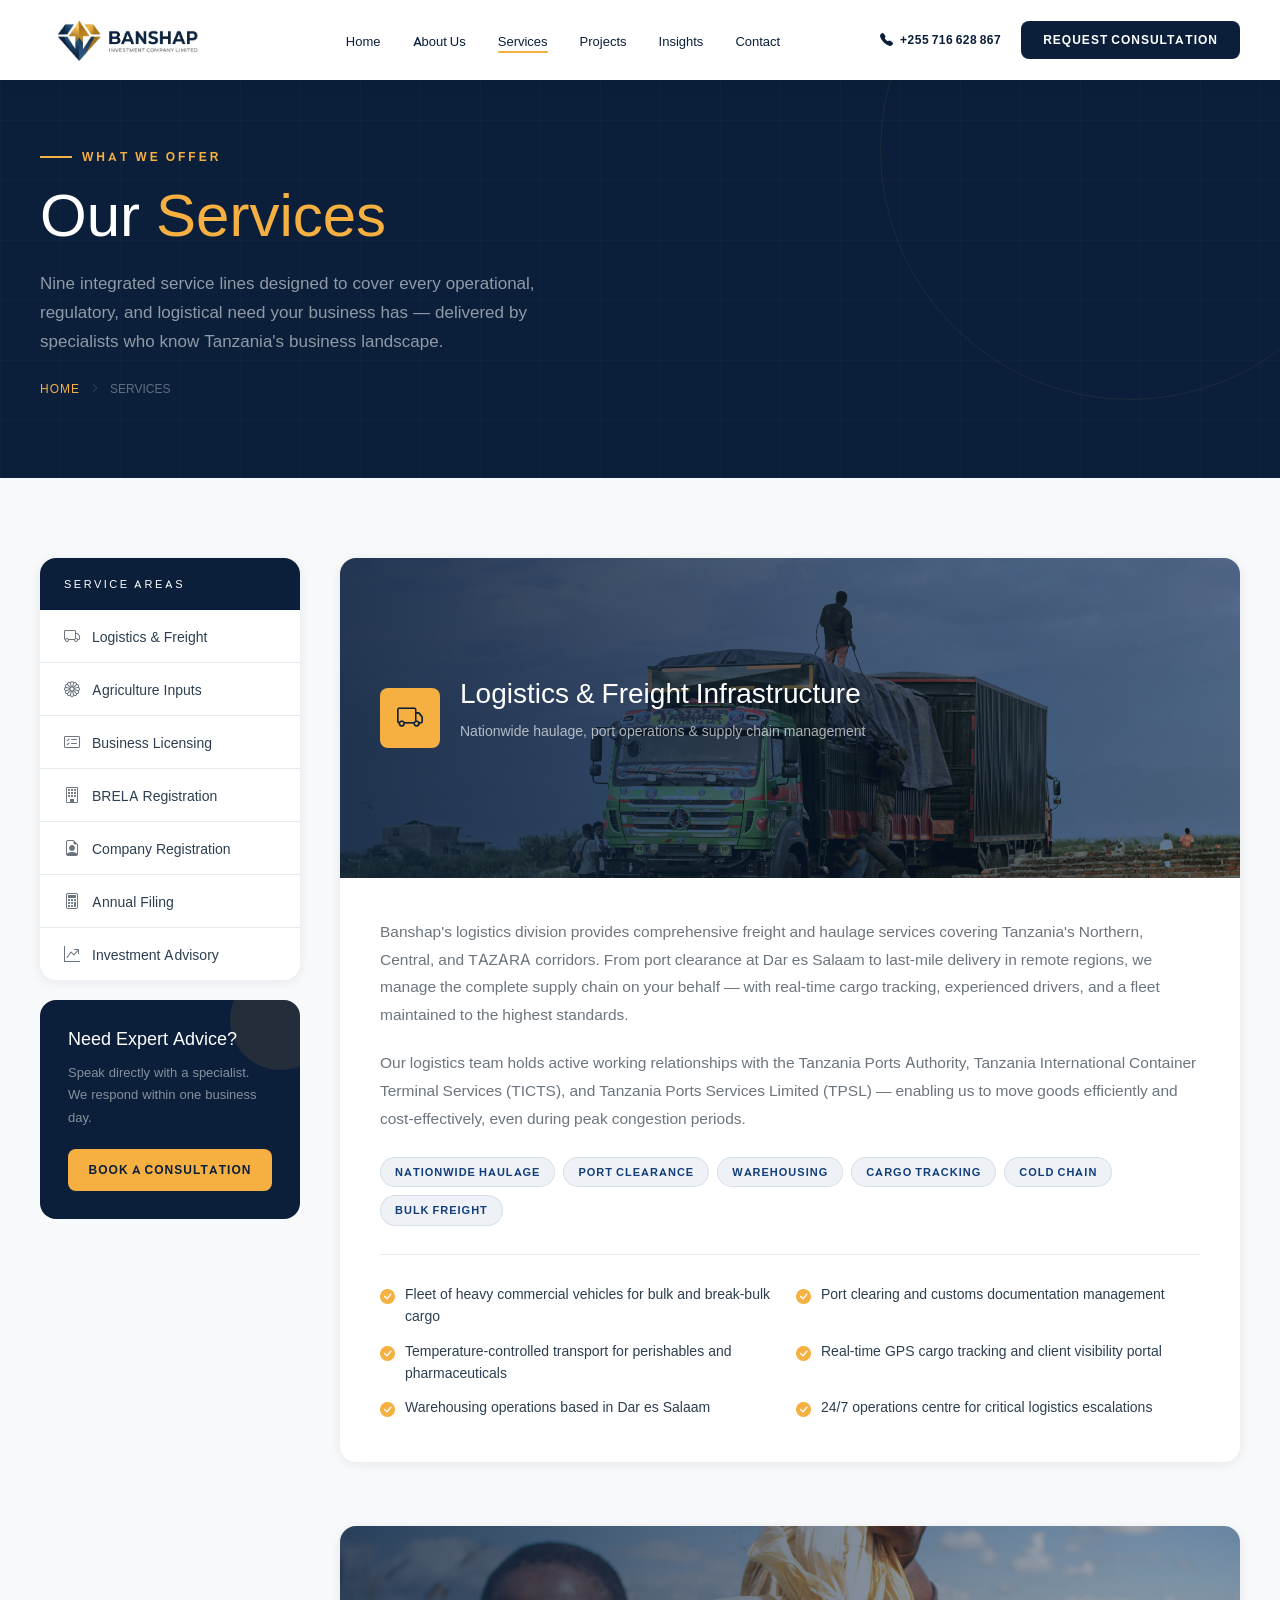
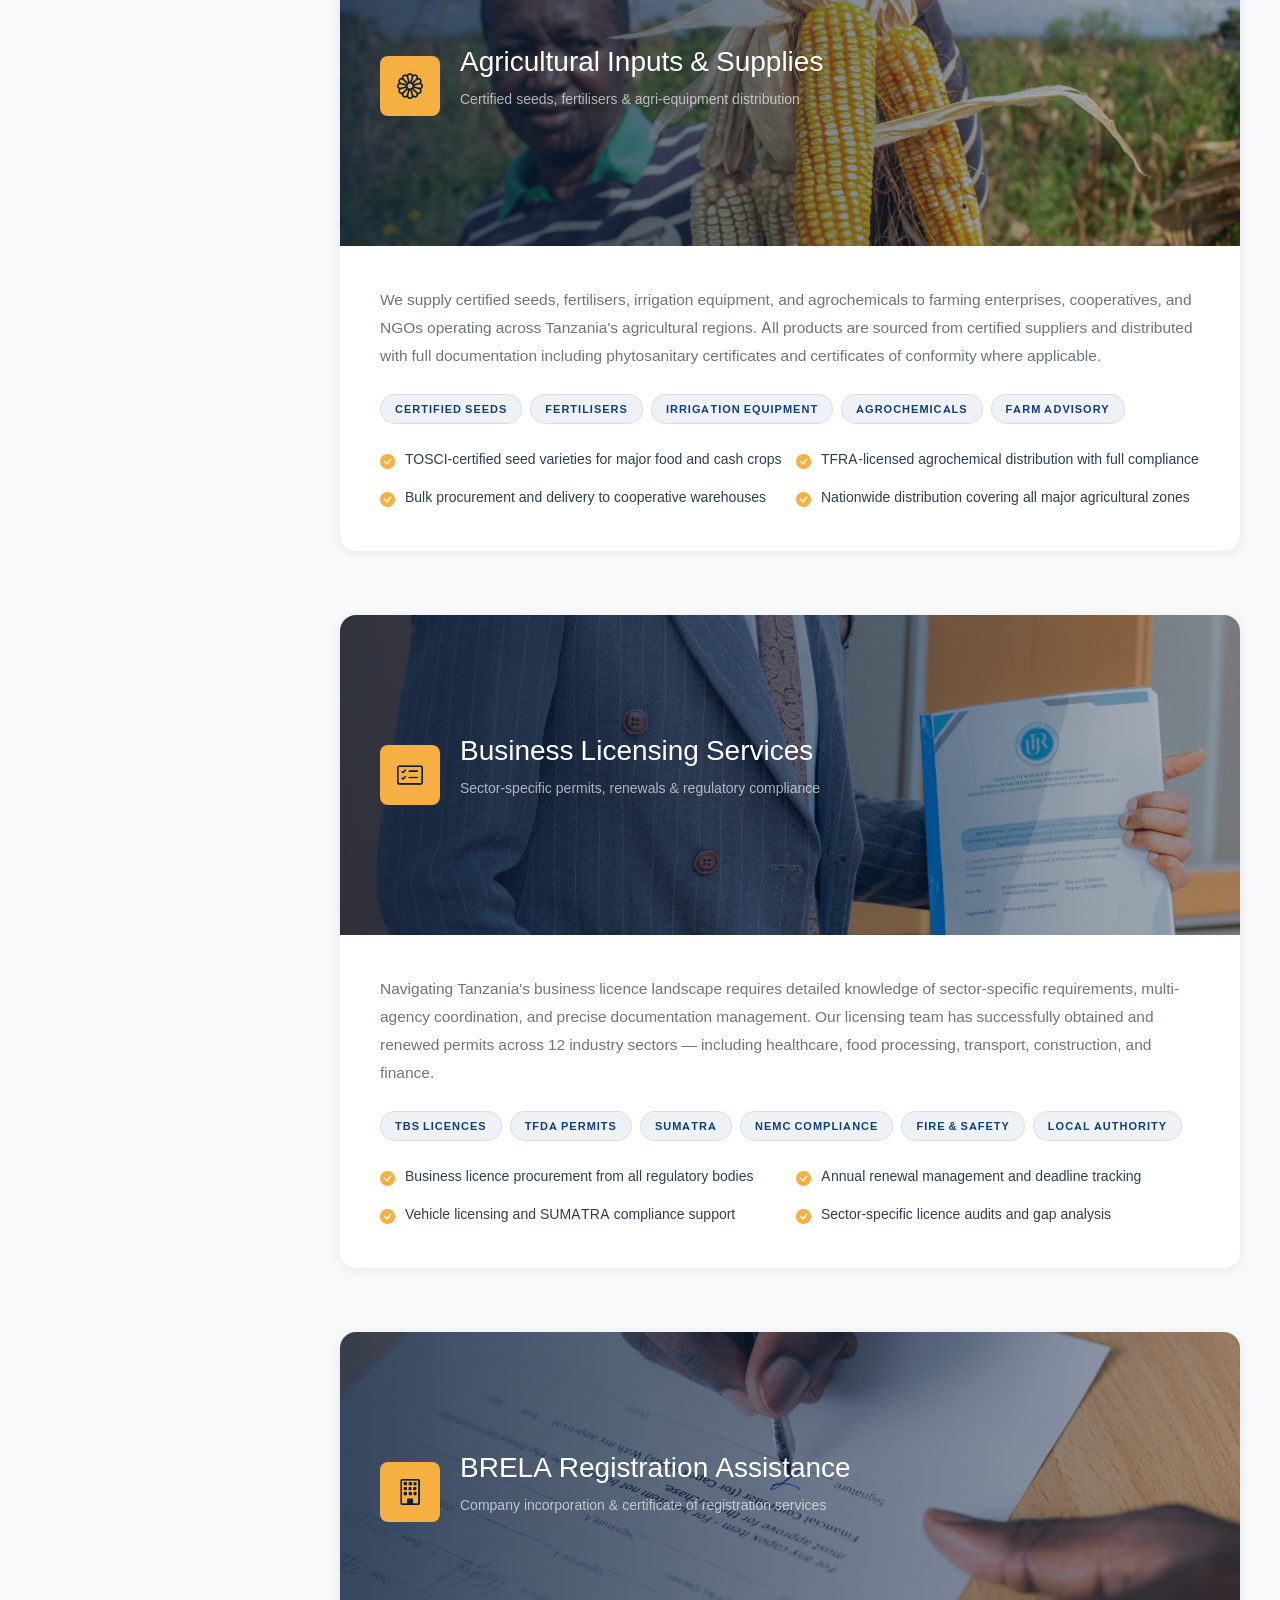
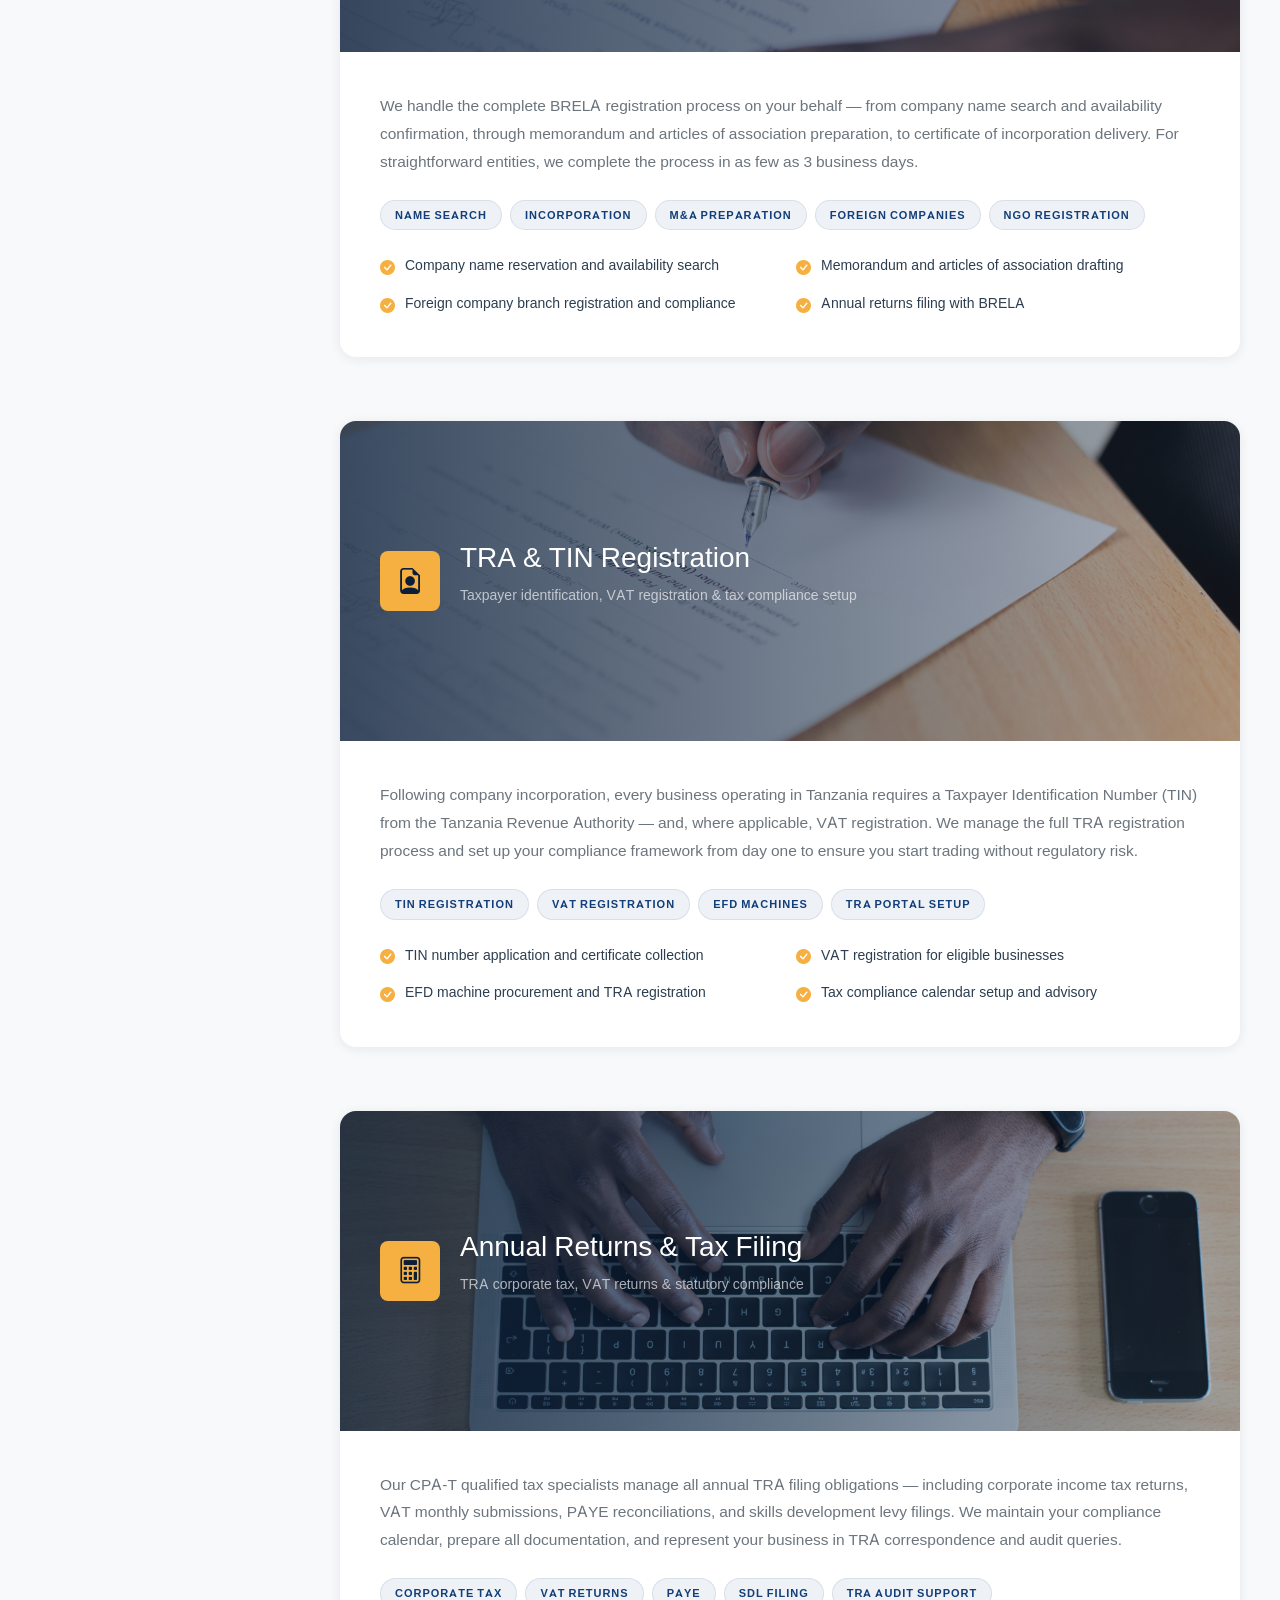
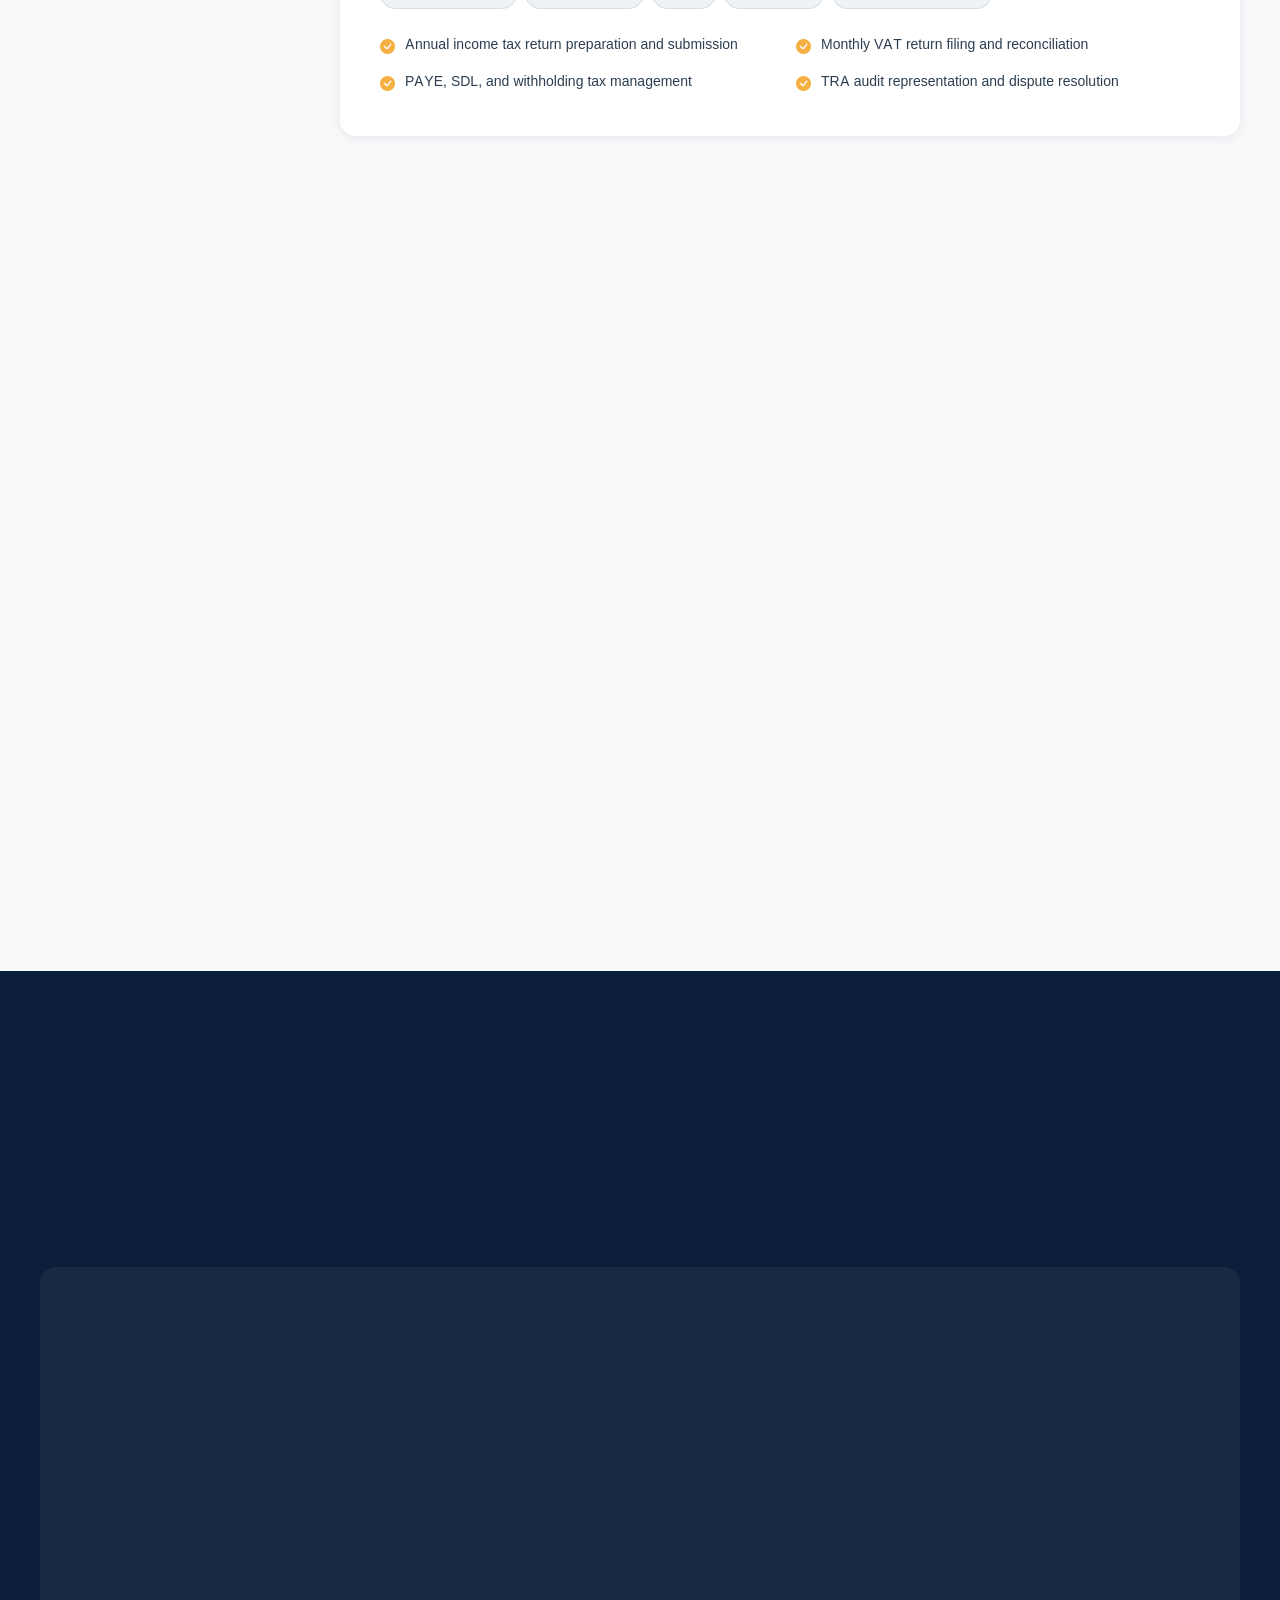
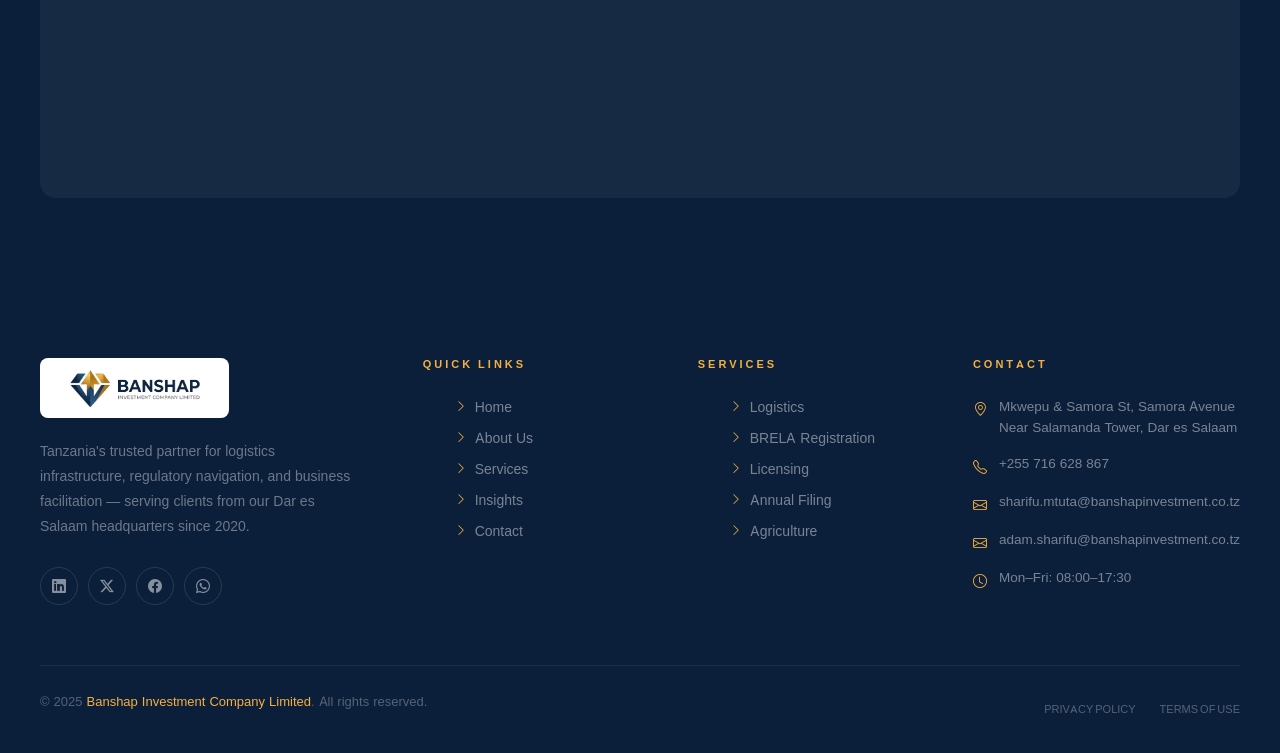
<file: service-details.html>
<!DOCTYPE html>
<html lang="en">
<head>
  <meta charset="utf-8">
  <meta content="width=device-width, initial-scale=1.0" name="viewport">
  <title>Our Services — Banshap Investment Company Limited</title>
  <meta name="description" content="Banshap provides logistics, cargo transportation, BRELA registration, business licensing, annual tax filing, agricultural supplies, and corporate advisory across Tanzania.">
  <link href="assets/img/favicon.png" rel="icon">
  <link href="assets/img/apple-touch-icon.png" rel="apple-touch-icon">
  <link rel="preload" href="assets/css/fonts.css" as="style">
  <link href="assets/css/fonts.css" rel="stylesheet">
  <link href="assets/vendor/bootstrap/css/bootstrap.min.css" rel="stylesheet">
  <link href="assets/vendor/bootstrap-icons/bootstrap-icons.css" rel="stylesheet">
  <link href="assets/vendor/aos/aos.css" rel="stylesheet">
  <link href="assets/css/main.css" rel="stylesheet">

  <style>
    :root {
      --primary:#0B1F3A; --primary-mid:#0f2847; --secondary:#123E7A;
      --accent:#F5B041; --accent-dark:#d4922e; --accent-pale:#fef3e2;
      --light:#F8F9FA; --white:#FFFFFF; --text:#2C3E50; --text-light:#6c757d;
      --border:rgba(18,62,122,0.1); --shadow-sm:0 2px 12px rgba(11,31,58,0.08);
      --shadow:0 8px 32px rgba(11,31,58,0.12); --shadow-lg:0 20px 60px rgba(11,31,58,0.18);
      --radius:8px; --radius-lg:16px; --transition:all 0.3s ease;
    }
    *,*::before,*::after{box-sizing:border-box;margin:0;padding:0;}
    html{scroll-behavior:smooth;}
    body{font-family:'Inter',sans-serif;font-size:16px;color:var(--text);background:var(--white);overflow-x:hidden;}
    h1,h2,h3,h4,h5{font-family:'Poppins',sans-serif;color:var(--primary);line-height:1.25;}
    p{line-height:1.75;color:var(--text-light);}
    a{text-decoration:none;}
    ::-webkit-scrollbar{width:5px;}
    ::-webkit-scrollbar-track{background:var(--light);}
    ::-webkit-scrollbar-thumb{background:var(--accent);border-radius:3px;}
    .label-tag{font-family:'Outfit',sans-serif;font-size:12px;font-weight:600;letter-spacing:3px;text-transform:uppercase;color:var(--accent);display:inline-flex;align-items:center;gap:10px;margin-bottom:12px;}
    .label-tag::before{content:'';width:32px;height:2px;background:var(--accent);flex-shrink:0;}
    .section-heading{font-size:clamp(28px,3.5vw,42px);font-weight:700;color:var(--primary);margin-bottom:16px;}
    .section-heading span{color:var(--accent);}
    .btn-accent{display:inline-flex;align-items:center;gap:8px;background:var(--accent);color:var(--primary);font-family:'Outfit',sans-serif;font-size:13px;font-weight:600;letter-spacing:1px;text-transform:uppercase;padding:14px 30px;border-radius:var(--radius);transition:var(--transition);border:2px solid var(--accent);}
    .btn-accent:hover{background:var(--accent-dark);border-color:var(--accent-dark);color:var(--white);transform:translateY(-2px);}

    /* HEADER */
    #header{position:fixed;top:0;left:0;right:0;z-index:9999;padding:0 40px;height:80px;background:rgba(11,31,58,0.97);backdrop-filter:blur(20px);transition:var(--transition);}
    #header.scrolled{height:68px;box-shadow:0 4px 24px rgba(0,0,0,0.25);}
    .header-inner{display:flex;align-items:center;justify-content:space-between;max-width:1280px;margin:0 auto;height:100%;}
    .logo-wrap{display:flex;align-items:center;text-decoration:none;}
    .site-logo{height:52px;width:auto;}
    .footer-brand .site-logo{background:#ffffff;border-radius:8px;padding:6px 14px;height:60px;}
    #header{background:#ffffff!important;box-shadow:0 2px 16px rgba(0,0,0,0.08)!important;}
    #header.scrolled{background:#ffffff!important;box-shadow:0 4px 24px rgba(0,0,0,0.12)!important;}
    .main-nav a{color:var(--primary)!important;}
    .header-phone{color:var(--primary)!important;}
    .header-cta{background:var(--primary)!important;color:#fff!important;}
    .header-cta:hover{background:var(--accent)!important;color:var(--primary)!important;}
    .mobile-menu-btn{border-color:var(--primary)!important;color:var(--primary)!important;}
    .main-nav ul{list-style:none;display:flex;align-items:center;gap:32px;margin:0;}
    .main-nav a{font-family:'Outfit',sans-serif;font-size:13px;font-weight:500;color:rgba(255,255,255,0.8);text-decoration:none;position:relative;padding-bottom:4px;transition:var(--transition);}
    .main-nav a::after{content:'';position:absolute;bottom:0;left:0;right:0;height:2px;background:var(--accent);border-radius:1px;transform:scaleX(0);transition:var(--transition);}
    .main-nav a:hover,.main-nav a.active{color:var(--accent);}
    .main-nav a:hover::after,.main-nav a.active::after{transform:scaleX(1);}
    .header-cta{font-family:'Outfit',sans-serif;font-size:12px;font-weight:600;letter-spacing:1px;text-transform:uppercase;color:var(--primary);background:var(--accent);padding:10px 22px;border-radius:var(--radius);transition:var(--transition);text-decoration:none;}
    .header-cta:hover{background:var(--accent-dark);color:var(--white);}
    .mobile-menu-btn{display:none;background:transparent;border:2px solid rgba(255,255,255,0.3);color:white;padding:6px 10px;border-radius:6px;cursor:pointer;font-size:18px;}
    .offcanvas-nav .offcanvas-header,.offcanvas-nav .offcanvas-body{background:var(--primary);}
    .offcanvas-nav .nav-link{font-family:'Outfit',sans-serif;font-size:14px;color:rgba(255,255,255,0.75);padding:14px 0;border-bottom:1px solid rgba(255,255,255,0.06);display:block;transition:var(--transition);}
    .offcanvas-nav .nav-link:hover{color:var(--accent);padding-left:8px;}
    .offcanvas-nav .btn-close{filter:invert(1) opacity(0.6);}
    .offcanvas-nav .offcanvas-cta{display:block;text-align:center;background:var(--accent);color:var(--primary);font-family:'Outfit',sans-serif;font-size:13px;font-weight:600;letter-spacing:1px;text-transform:uppercase;padding:14px;border-radius:var(--radius);margin-top:24px;text-decoration:none;}

    /* PAGE BANNER */
    .page-banner{background:var(--primary);padding:140px 40px 80px;position:relative;overflow:hidden;}
    .page-banner::before{content:'';position:absolute;inset:0;background-image:linear-gradient(rgba(255,255,255,0.02) 1px,transparent 1px),linear-gradient(90deg,rgba(255,255,255,0.02) 1px,transparent 1px);background-size:60px 60px;}
    .page-banner::after{content:'';position:absolute;top:-100px;right:-100px;width:500px;height:500px;border-radius:50%;border:1px solid rgba(245,176,65,0.08);}
    .page-banner-inner{max-width:1280px;margin:0 auto;position:relative;z-index:2;}
    .page-banner h1{font-size:clamp(36px,5vw,60px);color:var(--white);margin-bottom:16px;}
    .page-banner h1 span{color:var(--accent);}
    .page-banner p{color:rgba(255,255,255,0.55);font-size:17px;font-weight:300;max-width:520px;line-height:1.7;margin-bottom:24px;}
    .breadcrumb-nav{display:flex;align-items:center;gap:10px;}
    .breadcrumb-nav a{font-family:'Outfit',sans-serif;font-size:12px;letter-spacing:1px;color:var(--accent);text-decoration:none;text-transform:uppercase;}
    .breadcrumb-nav span{font-family:'Outfit',sans-serif;font-size:12px;color:rgba(255,255,255,0.35);text-transform:uppercase;}
    .breadcrumb-nav i{color:rgba(255,255,255,0.2);font-size:10px;}

    /* SERVICES LAYOUT */
    .services-layout{padding:80px 40px;background:var(--light);}
    .services-layout-inner{max-width:1280px;margin:0 auto;display:grid;grid-template-columns:260px 1fr;gap:40px;align-items:start;}
    /* Sidebar */
    .services-sidebar{position:sticky;top:100px;}
    .sidebar-nav{background:var(--white);border-radius:var(--radius-lg);overflow:hidden;box-shadow:var(--shadow-sm);}
    .sidebar-nav-title{background:var(--primary);color:var(--white);font-family:'Outfit',sans-serif;font-size:11px;letter-spacing:2.5px;text-transform:uppercase;padding:18px 24px;display:block;}
    .sidebar-nav a{display:flex;align-items:center;gap:12px;padding:14px 24px;font-size:14px;color:var(--text);text-decoration:none;border-bottom:1px solid var(--border);transition:var(--transition);}
    .sidebar-nav a:last-child{border-bottom:none;}
    .sidebar-nav a i{font-size:16px;color:var(--text-light);transition:var(--transition);}
    .sidebar-nav a:hover,.sidebar-nav a.active{background:var(--accent-pale);color:var(--primary);padding-left:32px;}
    .sidebar-nav a:hover i,.sidebar-nav a.active i{color:var(--accent);}
    .sidebar-cta{background:var(--primary);border-radius:var(--radius-lg);padding:28px;margin-top:20px;position:relative;overflow:hidden;}
    .sidebar-cta::before{content:'';position:absolute;top:-30px;right:-30px;width:100px;height:100px;border-radius:50%;background:rgba(245,176,65,0.1);}
    .sidebar-cta h5{font-size:18px;color:var(--white);margin-bottom:10px;position:relative;}
    .sidebar-cta p{font-size:13px;color:rgba(255,255,255,0.5);margin-bottom:20px;position:relative;}
    .sidebar-cta a.cta-btn{display:block;text-align:center;background:var(--accent);color:var(--primary);font-family:'Outfit',sans-serif;font-size:12px;font-weight:600;letter-spacing:1px;text-transform:uppercase;padding:12px;border-radius:var(--radius);transition:var(--transition);text-decoration:none;position:relative;}
    .sidebar-cta a.cta-btn:hover{background:var(--accent-dark);color:var(--white);}
    /* Service Sections */
    .services-content{display:flex;flex-direction:column;gap:64px;}
    .service-section{background:var(--white);border-radius:var(--radius-lg);overflow:hidden;box-shadow:var(--shadow-sm);}
    .service-section-banner{height:320px;position:relative;overflow:hidden;}
    .service-section-banner img{width:100%;height:100%;object-fit:cover;object-position:center 30%;transition:transform 0.6s ease;}
    .service-section:hover .service-section-banner img{transform:scale(1.04);}
    .service-section-banner-overlay{position:absolute;inset:0;background:linear-gradient(to right,rgba(11,31,58,0.8),rgba(11,31,58,0.3));}
    .service-section-banner-content{position:absolute;inset:0;display:flex;align-items:center;padding:32px 40px;gap:20px;}
    .service-section-icon{width:60px;height:60px;background:var(--accent);border-radius:var(--radius);display:flex;align-items:center;justify-content:center;font-size:26px;color:var(--primary);flex-shrink:0;}
    .service-section-banner-content h2{font-size:28px;color:var(--white);}
    .service-section-banner-content p{color:rgba(255,255,255,0.65);font-size:14px;margin-top:4px;}
    .service-body{padding:40px;}
    .service-body p{font-size:15.5px;line-height:1.8;color:var(--text-light);margin-bottom:20px;}
    .service-tags{display:flex;flex-wrap:wrap;gap:8px;margin:24px 0;}
    .stag{font-family:'Outfit',sans-serif;font-size:11px;font-weight:600;letter-spacing:1px;text-transform:uppercase;padding:6px 14px;border-radius:50px;background:rgba(18,62,122,0.07);color:var(--secondary);border:1px solid var(--border);}
    .service-features{display:grid;grid-template-columns:repeat(2,1fr);gap:12px;margin-top:20px;}
    .sf-item{display:flex;align-items:flex-start;gap:10px;}
    .sf-item i{color:var(--accent);font-size:15px;margin-top:3px;flex-shrink:0;}
    .sf-item span{font-size:14px;color:var(--text);line-height:1.6;}
    .service-divider{height:1px;background:var(--border);margin:28px 0;}

    /* BENEFITS GRID */
    .benefits-section{padding:80px 40px;background:var(--primary);}
    .benefits-inner{max-width:1280px;margin:0 auto;}
    .benefits-header{text-align:center;margin-bottom:56px;}
    .benefits-header .label-tag{color:var(--accent);justify-content:center;}
    .benefits-header .label-tag::before{display:none;}
    .benefits-header .section-heading{color:var(--white);}
    .benefits-header p{color:rgba(255,255,255,0.5);font-size:16px;max-width:520px;margin:0 auto;}
    .benefits-grid{display:grid;grid-template-columns:repeat(3,1fr);gap:2px;background:rgba(255,255,255,0.05);border-radius:var(--radius-lg);overflow:hidden;}
    .benefit-item{padding:40px 32px;background:rgba(11,31,58,0.6);transition:var(--transition);}
    .benefit-item:hover{background:rgba(18,62,122,0.7);}
    .benefit-icon{width:52px;height:52px;background:rgba(245,176,65,0.12);border-radius:var(--radius);display:flex;align-items:center;justify-content:center;font-size:22px;color:var(--accent);margin-bottom:18px;transition:var(--transition);}
    .benefit-item:hover .benefit-icon{background:var(--accent);color:var(--primary);}
    .benefit-item h4{font-size:17px;color:var(--white);margin-bottom:10px;}
    .benefit-item p{font-size:14px;color:rgba(255,255,255,0.5);line-height:1.7;margin:0;}

    /* FOOTER */
    #footer{background:var(--primary);padding:80px 40px 0;}
    .footer-inner{max-width:1280px;margin:0 auto;}
    .footer-grid{display:grid;grid-template-columns:1.5fr 1fr 1fr 1fr;gap:60px;padding-bottom:60px;border-bottom:1px solid rgba(255,255,255,0.07);}
    .footer-brand p{font-size:14px;color:rgba(255,255,255,0.4);line-height:1.8;margin:20px 0 28px;font-weight:300;}
    .footer-socials{display:flex;gap:10px;}
    .footer-social{width:38px;height:38px;border:1px solid rgba(255,255,255,0.12);border-radius:50%;display:flex;align-items:center;justify-content:center;color:rgba(255,255,255,0.5);font-size:14px;text-decoration:none;transition:var(--transition);}
    .footer-social:hover{background:var(--accent);border-color:var(--accent);color:var(--primary);}
    .footer-col h5{font-family:'Outfit',sans-serif;font-size:11px;font-weight:600;letter-spacing:3px;text-transform:uppercase;color:var(--accent);margin-bottom:24px;}
    .footer-links{list-style:none;}
    .footer-links li{margin-bottom:10px;}
    .footer-links a{font-size:14px;color:rgba(255,255,255,0.45);text-decoration:none;display:flex;align-items:center;gap:8px;transition:var(--transition);}
    .footer-links a i{font-size:12px;color:var(--accent);}
    .footer-links a:hover{color:rgba(255,255,255,0.85);padding-left:4px;}
    .footer-contact-item{display:flex;gap:12px;align-items:flex-start;margin-bottom:14px;}
    .footer-contact-item i{color:var(--accent);font-size:14px;margin-top:3px;flex-shrink:0;}
    .footer-contact-item span{font-size:13.5px;color:rgba(255,255,255,0.45);line-height:1.6;}
    .footer-bottom{padding:24px 0;display:flex;align-items:center;justify-content:space-between;flex-wrap:wrap;gap:12px;}
    .footer-bottom p{font-size:13px;color:rgba(255,255,255,0.3);}
    .footer-bottom a{color:var(--accent);}
    .footer-legal{display:flex;gap:24px;}
    .footer-legal a{font-family:'Outfit',sans-serif;font-size:11px;color:rgba(255,255,255,0.3);text-decoration:none;text-transform:uppercase;transition:var(--transition);}
    .footer-legal a:hover{color:var(--accent);}

    @media(max-width:1100px){
      #header,.page-banner,.services-layout,.benefits-section,#footer{padding-left:24px;padding-right:24px;}
      .services-layout-inner{grid-template-columns:1fr;gap:32px;}
      .services-sidebar{position:static;}
      .service-features{grid-template-columns:1fr;}
      .benefits-grid{grid-template-columns:repeat(2,1fr);}
      .footer-grid{grid-template-columns:1fr 1fr;gap:40px;}
    }
    @media(max-width:768px){
      .main-nav,.header-cta{display:none;}
      .mobile-menu-btn{display:block;}
      .benefits-grid{grid-template-columns:1fr;}
      .footer-grid{grid-template-columns:1fr;gap:36px;}
      .service-section-banner{height:240px;}
      .service-section-banner-content{padding:20px;}
      .service-body{padding:24px;}
    }
  
    /* ===== WHATSAPP FLOAT + HEADER PHONE ===== */
    /* WhatsApp Float Button */
    @keyframes wa-pulse { 0%,100%{box-shadow:0 0 0 0 rgba(37,211,102,0.5),0 6px 24px rgba(37,211,102,0.4);} 60%{box-shadow:0 0 0 14px rgba(37,211,102,0),0 6px 24px rgba(37,211,102,0.4);} }
    @keyframes wa-bounce { 0%,100%{transform:scale(1);} 30%{transform:scale(1.15);} 60%{transform:scale(0.95);} }
    .wa-float { position: fixed; bottom: 28px; right: 28px; z-index: 9990; display: flex; flex-direction: column; align-items: flex-end; gap: 10px; }
    .wa-btn { width: 60px; height: 60px; border-radius: 50%; background: #25D366; display: flex; align-items: center; justify-content: center; text-decoration: none; animation: wa-pulse 2.4s ease-in-out infinite; transition: transform 0.25s cubic-bezier(.34,1.56,.64,1), filter 0.25s ease; }
    .wa-btn:hover { transform: scale(1.14); filter: brightness(1.1); animation: wa-bounce 0.5s ease; }
    .wa-btn svg { width: 30px; height: 30px; fill: #fff; transition: transform 0.25s ease; }
    .wa-btn:hover svg { transform: rotate(-8deg) scale(1.08); }
    .wa-label { background: var(--primary); color: var(--white); font-family: 'Outfit', sans-serif; font-size: 11px; font-weight: 600; letter-spacing: 0.5px; padding: 7px 16px; border-radius: 50px; white-space: nowrap; opacity: 0; transform: translateX(12px); transition: opacity 0.3s ease, transform 0.3s cubic-bezier(.34,1.56,.64,1); pointer-events: none; box-shadow: 0 4px 16px rgba(11,31,58,0.18); }
    .wa-label::after { content: ''; position: absolute; right: -6px; top: 50%; transform: translateY(-50%); border: 6px solid transparent; border-left-color: var(--primary); border-right: none; }
    .wa-label { position: relative; }
    .wa-float:hover .wa-label { opacity: 1; transform: translateX(0); }
    .header-phone { display: flex; align-items: center; gap: 7px; font-family: 'Outfit', sans-serif; font-size: 12px; font-weight: 600; letter-spacing: 0.5px; color: var(--primary); text-decoration: none; transition: color 0.3s ease; white-space: nowrap; }
    .header-phone i { color: var(--primary); font-size: 13px; }
    .header-phone:hover { color: var(--accent); }
    .header-right { display: flex; align-items: center; gap: 20px; }
    @media (max-width: 768px) { .header-phone { display: none; } .wa-float { bottom: 18px; right: 18px; } .wa-btn { width: 52px; height: 52px; } }
  </style>
</head>
<body>

  <header id="header">
    <div class="header-inner">
      <a href="index.html" class="logo-wrap">
        <img src="assets/img/logo.png" alt="Banshap Investment Company Limited" class="site-logo">
      </a>
      <nav class="main-nav">
        <ul>
          <li><a href="index.html">Home</a></li>
          <li><a href="starter-page.html">About Us</a></li>
          <li><a href="service-details.html" class="active">Services</a></li>
          <li><a href="index.html#projects">Projects</a></li>
          <li><a href="blog.html">Insights</a></li>
          <li><a href="index.html#contact">Contact</a></li>
        </ul>
      </nav>
      <div class="header-right"><a href="tel:+255716628867" class="header-phone"><i class="bi bi-telephone-fill"></i> +255 716 628 867</a><a href="index.html#contact" class="header-cta">Request Consultation</a></div>
      <button class="mobile-menu-btn" type="button" data-bs-toggle="offcanvas" data-bs-target="#mobileNav"><i class="bi bi-list"></i></button>
    </div>
  </header>

  <div class="offcanvas offcanvas-end offcanvas-nav" tabindex="-1" id="mobileNav">
    <div class="offcanvas-header">
      <div class="logo-wrap"><img src="assets/img/logo.png" alt="Banshap Investment Company Limited" class="site-logo"></div>
      <button type="button" class="btn-close" data-bs-dismiss="offcanvas"></button>
    </div>
    <div class="offcanvas-body d-flex flex-column">
      <nav>
        <a href="index.html" class="nav-link">Home</a>
        <a href="starter-page.html" class="nav-link">About Us</a>
        <a href="service-details.html" class="nav-link active">Services</a>
        <a href="index.html#projects" class="nav-link" data-bs-dismiss="offcanvas">Projects</a>
        <a href="blog.html" class="nav-link">Insights</a>
        <a href="index.html#contact" class="nav-link" data-bs-dismiss="offcanvas">Contact</a>
      </nav>
      <a href="index.html#contact" class="offcanvas-cta" data-bs-dismiss="offcanvas">Request Consultation</a>
    </div>
  </div>

  <!-- PAGE BANNER -->
  <section class="page-banner">
    <div class="page-banner-inner">
      <div class="label-tag" data-aos="fade-right">What We Offer</div>
      <h1 data-aos="fade-up">Our <span>Services</span></h1>
      <p data-aos="fade-up" data-aos-delay="100">Nine integrated service lines designed to cover every operational, regulatory, and logistical need your business has — delivered by specialists who know Tanzania's business landscape.</p>
      <div class="breadcrumb-nav" data-aos="fade-up" data-aos-delay="200">
        <a href="index.html">Home</a>
        <i class="bi bi-chevron-right"></i>
        <span>Services</span>
      </div>
    </div>
  </section>

  <!-- SERVICES LAYOUT -->
  <section class="services-layout">
    <div class="services-layout-inner">

      <!-- Sidebar -->
      <aside class="services-sidebar" data-aos="fade-right">
        <div class="sidebar-nav">
          <span class="sidebar-nav-title">Service Areas</span>
          <a href="#logistics" class="active"><i class="bi bi-truck"></i> Logistics & Freight</a>
          <a href="#agriculture"><i class="bi bi-flower1"></i> Agriculture Inputs</a>
          <a href="#licensing"><i class="bi bi-card-checklist"></i> Business Licensing</a>
          <a href="#brela"><i class="bi bi-building"></i> BRELA Registration</a>
          <a href="#registration"><i class="bi bi-file-earmark-person"></i> Company Registration</a>
          <a href="#filing"><i class="bi bi-calculator"></i> Annual Filing</a>
          <a href="#advisory"><i class="bi bi-graph-up-arrow"></i> Investment Advisory</a>
        </div>
        <div class="sidebar-cta">
          <h5>Need Expert Advice?</h5>
          <p>Speak directly with a specialist. We respond within one business day.</p>
          <a href="index.html#contact" class="cta-btn">Book a Consultation</a>
        </div>
      </aside>

      <!-- Service Sections -->
      <div class="services-content">

        <!-- LOGISTICS -->
        <div class="service-section" id="logistics" data-aos="fade-up">
          <div class="service-section-banner">
            <img src="assets/img/banshap/banshap-transport-1.jpg" alt="Logistics & Freight" loading="lazy" style="object-position:center center;">
            <div class="service-section-banner-overlay"></div>
            <div class="service-section-banner-content">
              <div class="service-section-icon"><i class="bi bi-truck"></i></div>
              <div>
                <h2>Logistics &amp; Freight Infrastructure</h2>
                <p>Nationwide haulage, port operations &amp; supply chain management</p>
              </div>
            </div>
          </div>
          <div class="service-body">
            <p>Banshap's logistics division provides comprehensive freight and haulage services covering Tanzania's Northern, Central, and TAZARA corridors. From port clearance at Dar es Salaam to last-mile delivery in remote regions, we manage the complete supply chain on your behalf — with real-time cargo tracking, experienced drivers, and a fleet maintained to the highest standards.</p>
            <p>Our logistics team holds active working relationships with the Tanzania Ports Authority, Tanzania International Container Terminal Services (TICTS), and Tanzania Ports Services Limited (TPSL) — enabling us to move goods efficiently and cost-effectively, even during peak congestion periods.</p>
            <div class="service-tags">
              <span class="stag">Nationwide Haulage</span><span class="stag">Port Clearance</span><span class="stag">Warehousing</span>
              <span class="stag">Cargo Tracking</span><span class="stag">Cold Chain</span><span class="stag">Bulk Freight</span>
            </div>
            <div class="service-divider"></div>
            <div class="service-features">
              <div class="sf-item"><i class="bi bi-check-circle-fill"></i><span>Fleet of heavy commercial vehicles for bulk and break-bulk cargo</span></div>
              <div class="sf-item"><i class="bi bi-check-circle-fill"></i><span>Port clearing and customs documentation management</span></div>
              <div class="sf-item"><i class="bi bi-check-circle-fill"></i><span>Temperature-controlled transport for perishables and pharmaceuticals</span></div>
              <div class="sf-item"><i class="bi bi-check-circle-fill"></i><span>Real-time GPS cargo tracking and client visibility portal</span></div>
              <div class="sf-item"><i class="bi bi-check-circle-fill"></i><span>Warehousing operations based in Dar es Salaam</span></div>
              <div class="sf-item"><i class="bi bi-check-circle-fill"></i><span>24/7 operations centre for critical logistics escalations</span></div>
            </div>
          </div>
        </div>

        <!-- AGRICULTURE -->
        <div class="service-section" id="agriculture" data-aos="fade-up">
          <div class="service-section-banner">
            <img src="assets/img/banshap/banshap-agri-farmer-1.jpg" alt="Agriculture Inputs" loading="lazy" style="object-position:center 40%;">
            <div class="service-section-banner-overlay"></div>
            <div class="service-section-banner-content">
              <div class="service-section-icon"><i class="bi bi-flower1"></i></div>
              <div>
                <h2>Agricultural Inputs &amp; Supplies</h2>
                <p>Certified seeds, fertilisers &amp; agri-equipment distribution</p>
              </div>
            </div>
          </div>
          <div class="service-body">
            <p>We supply certified seeds, fertilisers, irrigation equipment, and agrochemicals to farming enterprises, cooperatives, and NGOs operating across Tanzania's agricultural regions. All products are sourced from certified suppliers and distributed with full documentation including phytosanitary certificates and certificates of conformity where applicable.</p>
            <div class="service-tags">
              <span class="stag">Certified Seeds</span><span class="stag">Fertilisers</span><span class="stag">Irrigation Equipment</span>
              <span class="stag">Agrochemicals</span><span class="stag">Farm Advisory</span>
            </div>
            <div class="service-features">
              <div class="sf-item"><i class="bi bi-check-circle-fill"></i><span>TOSCI-certified seed varieties for major food and cash crops</span></div>
              <div class="sf-item"><i class="bi bi-check-circle-fill"></i><span>TFRA-licensed agrochemical distribution with full compliance</span></div>
              <div class="sf-item"><i class="bi bi-check-circle-fill"></i><span>Bulk procurement and delivery to cooperative warehouses</span></div>
              <div class="sf-item"><i class="bi bi-check-circle-fill"></i><span>Nationwide distribution covering all major agricultural zones</span></div>
            </div>
          </div>
        </div>

        <!-- LICENSING -->
        <div class="service-section" id="licensing" data-aos="fade-up">
          <div class="service-section-banner">
            <img src="assets/img/banshap/banshap-reg-certificate-1.jpg" alt="Business Licensing" loading="lazy" style="object-position:center 58%;">
            <div class="service-section-banner-overlay"></div>
            <div class="service-section-banner-content">
              <div class="service-section-icon"><i class="bi bi-card-checklist"></i></div>
              <div>
                <h2>Business Licensing Services</h2>
                <p>Sector-specific permits, renewals &amp; regulatory compliance</p>
              </div>
            </div>
          </div>
          <div class="service-body">
            <p>Navigating Tanzania's business licence landscape requires detailed knowledge of sector-specific requirements, multi-agency coordination, and precise documentation management. Our licensing team has successfully obtained and renewed permits across 12 industry sectors — including healthcare, food processing, transport, construction, and finance.</p>
            <div class="service-tags">
              <span class="stag">TBS Licences</span><span class="stag">TFDA Permits</span><span class="stag">SUMATRA</span>
              <span class="stag">NEMC Compliance</span><span class="stag">Fire &amp; Safety</span><span class="stag">Local Authority</span>
            </div>
            <div class="service-features">
              <div class="sf-item"><i class="bi bi-check-circle-fill"></i><span>Business licence procurement from all regulatory bodies</span></div>
              <div class="sf-item"><i class="bi bi-check-circle-fill"></i><span>Annual renewal management and deadline tracking</span></div>
              <div class="sf-item"><i class="bi bi-check-circle-fill"></i><span>Vehicle licensing and SUMATRA compliance support</span></div>
              <div class="sf-item"><i class="bi bi-check-circle-fill"></i><span>Sector-specific licence audits and gap analysis</span></div>
            </div>
          </div>
        </div>

        <!-- BRELA -->
        <div class="service-section" id="brela" data-aos="fade-up">
          <div class="service-section-banner">
            <img src="assets/img/banshap/banshap-reg-signing-1.jpg" alt="BRELA Registration" loading="lazy" style="object-position:center center;">
            <div class="service-section-banner-overlay"></div>
            <div class="service-section-banner-content">
              <div class="service-section-icon"><i class="bi bi-building"></i></div>
              <div>
                <h2>BRELA Registration Assistance</h2>
                <p>Company incorporation &amp; certificate of registration services</p>
              </div>
            </div>
          </div>
          <div class="service-body">
            <p>We handle the complete BRELA registration process on your behalf — from company name search and availability confirmation, through memorandum and articles of association preparation, to certificate of incorporation delivery. For straightforward entities, we complete the process in as few as 3 business days.</p>
            <div class="service-tags">
              <span class="stag">Name Search</span><span class="stag">Incorporation</span><span class="stag">M&amp;A Preparation</span>
              <span class="stag">Foreign Companies</span><span class="stag">NGO Registration</span>
            </div>
            <div class="service-features">
              <div class="sf-item"><i class="bi bi-check-circle-fill"></i><span>Company name reservation and availability search</span></div>
              <div class="sf-item"><i class="bi bi-check-circle-fill"></i><span>Memorandum and articles of association drafting</span></div>
              <div class="sf-item"><i class="bi bi-check-circle-fill"></i><span>Foreign company branch registration and compliance</span></div>
              <div class="sf-item"><i class="bi bi-check-circle-fill"></i><span>Annual returns filing with BRELA</span></div>
            </div>
          </div>
        </div>

        <!-- REGISTRATION -->
        <div class="service-section" id="registration" data-aos="fade-up">
          <div class="service-section-banner">
            <img src="assets/img/banshap/banshap-reg-signing-2.jpg" alt="Company Registration" loading="lazy" style="object-position:center center;">
            <div class="service-section-banner-overlay"></div>
            <div class="service-section-banner-content">
              <div class="service-section-icon"><i class="bi bi-file-earmark-person"></i></div>
              <div>
                <h2>TRA &amp; TIN Registration</h2>
                <p>Taxpayer identification, VAT registration &amp; tax compliance setup</p>
              </div>
            </div>
          </div>
          <div class="service-body">
            <p>Following company incorporation, every business operating in Tanzania requires a Taxpayer Identification Number (TIN) from the Tanzania Revenue Authority — and, where applicable, VAT registration. We manage the full TRA registration process and set up your compliance framework from day one to ensure you start trading without regulatory risk.</p>
            <div class="service-tags">
              <span class="stag">TIN Registration</span><span class="stag">VAT Registration</span><span class="stag">EFD Machines</span><span class="stag">TRA Portal Setup</span>
            </div>
            <div class="service-features">
              <div class="sf-item"><i class="bi bi-check-circle-fill"></i><span>TIN number application and certificate collection</span></div>
              <div class="sf-item"><i class="bi bi-check-circle-fill"></i><span>VAT registration for eligible businesses</span></div>
              <div class="sf-item"><i class="bi bi-check-circle-fill"></i><span>EFD machine procurement and TRA registration</span></div>
              <div class="sf-item"><i class="bi bi-check-circle-fill"></i><span>Tax compliance calendar setup and advisory</span></div>
            </div>
          </div>
        </div>

        <!-- FILING -->
        <div class="service-section" id="filing" data-aos="fade-up">
          <div class="service-section-banner">
            <img src="assets/img/banshap/banshap-advisory-1.jpg" alt="Annual Filing" loading="lazy" style="object-position:center center;">
            <div class="service-section-banner-overlay"></div>
            <div class="service-section-banner-content">
              <div class="service-section-icon"><i class="bi bi-calculator"></i></div>
              <div>
                <h2>Annual Returns &amp; Tax Filing</h2>
                <p>TRA corporate tax, VAT returns &amp; statutory compliance</p>
              </div>
            </div>
          </div>
          <div class="service-body">
            <p>Our CPA-T qualified tax specialists manage all annual TRA filing obligations — including corporate income tax returns, VAT monthly submissions, PAYE reconciliations, and skills development levy filings. We maintain your compliance calendar, prepare all documentation, and represent your business in TRA correspondence and audit queries.</p>
            <div class="service-tags">
              <span class="stag">Corporate Tax</span><span class="stag">VAT Returns</span><span class="stag">PAYE</span>
              <span class="stag">SDL Filing</span><span class="stag">TRA Audit Support</span>
            </div>
            <div class="service-features">
              <div class="sf-item"><i class="bi bi-check-circle-fill"></i><span>Annual income tax return preparation and submission</span></div>
              <div class="sf-item"><i class="bi bi-check-circle-fill"></i><span>Monthly VAT return filing and reconciliation</span></div>
              <div class="sf-item"><i class="bi bi-check-circle-fill"></i><span>PAYE, SDL, and withholding tax management</span></div>
              <div class="sf-item"><i class="bi bi-check-circle-fill"></i><span>TRA audit representation and dispute resolution</span></div>
            </div>
          </div>
        </div>

        <!-- ADVISORY -->
        <div class="service-section" id="advisory" data-aos="fade-up">
          <div class="service-section-banner">
            <img src="assets/img/team/team-discussion-1.jpg" alt="Investment Advisory" loading="lazy" style="object-position:center 20%">
            <div class="service-section-banner-overlay"></div>
            <div class="service-section-banner-content">
              <div class="service-section-icon"><i class="bi bi-graph-up-arrow"></i></div>
              <div>
                <h2>Investment &amp; Corporate Advisory</h2>
                <p>Market entry strategy, sector analysis &amp; business structuring</p>
              </div>
            </div>
          </div>
          <div class="service-body">
            <p>Our investment advisory practice supports domestic entrepreneurs, diaspora investors, and foreign corporations entering the Tanzanian market. We provide sector analysis, regulatory environment briefings, business structuring recommendations, and ongoing strategic advisory to help clients build sustainable, compliant, and profitable operations in Tanzania.</p>
            <div class="service-tags">
              <span class="stag">Market Entry</span><span class="stag">Sector Analysis</span><span class="stag">Business Structuring</span>
              <span class="stag">Feasibility Studies</span><span class="stag">Strategic Planning</span>
            </div>
            <div class="service-features">
              <div class="sf-item"><i class="bi bi-check-circle-fill"></i><span>Tanzania market entry strategy and sector feasibility</span></div>
              <div class="sf-item"><i class="bi bi-check-circle-fill"></i><span>Regulatory environment briefing for new entrants</span></div>
              <div class="sf-item"><i class="bi bi-check-circle-fill"></i><span>Business plan development and financial modelling</span></div>
              <div class="sf-item"><i class="bi bi-check-circle-fill"></i><span>Ongoing strategic advisory retainer arrangements</span></div>
            </div>
          </div>
        </div>

      </div><!-- /services-content -->
    </div>
  </section>

  <!-- BENEFITS -->
  <section class="benefits-section">
    <div class="benefits-inner">
      <div class="benefits-header" data-aos="fade-up">
        <div class="label-tag">Why Banshap</div>
        <h2 class="section-heading">The Benefits of Working <span>With Us</span></h2>
        <p>Every engagement delivers these core benefits — regardless of which service line you engage us for.</p>
      </div>
      <div class="benefits-grid">
        <div class="benefit-item" data-aos="fade-up" data-aos-delay="0">
          <div class="benefit-icon"><i class="bi bi-lightning-charge"></i></div>
          <h4>Fast Turnaround</h4>
          <p>We set realistic timelines and hold ourselves to them. Most regulatory processes are completed ahead of the industry average turnaround time.</p>
        </div>
        <div class="benefit-item" data-aos="fade-up" data-aos-delay="80">
          <div class="benefit-icon"><i class="bi bi-shield-check"></i></div>
          <h4>Full Compliance Guarantee</h4>
          <p>Every document we produce and every application we submit meets the current standards of the relevant regulatory authority — no exceptions.</p>
        </div>
        <div class="benefit-item" data-aos="fade-up" data-aos-delay="160">
          <div class="benefit-icon"><i class="bi bi-person-lines-fill"></i></div>
          <h4>Dedicated Account Manager</h4>
          <p>You have a named, accountable contact for every engagement — available Monday to Saturday with clear escalation routes for urgent matters.</p>
        </div>
        <div class="benefit-item" data-aos="fade-up" data-aos-delay="0">
          <div class="benefit-icon"><i class="bi bi-geo-alt"></i></div>
          <h4>Nationwide Reach</h4>
          <p>Our operations are based in Dar es Salaam — Tanzania's commercial hub — with plans to extend our reach across more regions as we continue to grow.</p>
        </div>
        <div class="benefit-item" data-aos="fade-up" data-aos-delay="80">
          <div class="benefit-icon"><i class="bi bi-eye"></i></div>
          <h4>Complete Transparency</h4>
          <p>Fixed-price engagements with clear scope definitions. No hidden fees, no surprise invoices. You know exactly what you are paying and what you will receive.</p>
        </div>
        <div class="benefit-item" data-aos="fade-up" data-aos-delay="160">
          <div class="benefit-icon"><i class="bi bi-headset"></i></div>
          <h4>24/7 Operations Support</h4>
          <p>For active logistics engagements, our operations centre is staffed around the clock — so critical shipments and time-sensitive compliance matters are never left unattended.</p>
        </div>
      </div>
    </div>
  </section>

  <!-- FOOTER -->
  <footer id="footer">
    <div class="footer-inner">
      <div class="footer-grid">
        <div class="footer-brand">
          <div class="logo-wrap"><img src="assets/img/logo.png" alt="Banshap Investment Company Limited" class="site-logo"></div>
          <p>Tanzania's trusted partner for logistics infrastructure, regulatory navigation, and business facilitation — serving clients from our Dar es Salaam headquarters since 2020.</p>
          <div class="footer-socials">
            <a href="https://www.linkedin.com/in/banshapinvestment" target="_blank" rel="noopener" class="footer-social" title="LinkedIn"><i class="bi bi-linkedin"></i></a>
            <a href="https://twitter.com/banshapinvestment" target="_blank" rel="noopener" class="footer-social" title="Twitter/X"><i class="bi bi-twitter-x"></i></a>
            <a href="https://www.facebook.com/banshapinvestment" target="_blank" rel="noopener" class="footer-social" title="Facebook"><i class="bi bi-facebook"></i></a>
            <a href="https://wa.me/255716628867" target="_blank" rel="noopener" class="footer-social" title="WhatsApp"><i class="bi bi-whatsapp"></i></a>
          </div>
        </div>
        <div class="footer-col">
          <h5>Quick Links</h5>
          <ul class="footer-links">
            <li><a href="index.html"><i class="bi bi-chevron-right"></i> Home</a></li>
            <li><a href="starter-page.html"><i class="bi bi-chevron-right"></i> About Us</a></li>
            <li><a href="service-details.html"><i class="bi bi-chevron-right"></i> Services</a></li>
            <li><a href="blog.html"><i class="bi bi-chevron-right"></i> Insights</a></li>
            <li><a href="index.html#contact"><i class="bi bi-chevron-right"></i> Contact</a></li>
          </ul>
        </div>
        <div class="footer-col">
          <h5>Services</h5>
          <ul class="footer-links">
            <li><a href="#logistics"><i class="bi bi-chevron-right"></i> Logistics</a></li>
            <li><a href="#brela"><i class="bi bi-chevron-right"></i> BRELA Registration</a></li>
            <li><a href="#licensing"><i class="bi bi-chevron-right"></i> Licensing</a></li>
            <li><a href="#filing"><i class="bi bi-chevron-right"></i> Annual Filing</a></li>
            <li><a href="#agriculture"><i class="bi bi-chevron-right"></i> Agriculture</a></li>
          </ul>
        </div>
        <div class="footer-col">
          <h5>Contact</h5>
          <div class="footer-contact-item"><i class="bi bi-geo-alt"></i><span>Mkwepu &amp; Samora St, Samora Avenue<br>Near Salamanda Tower, Dar es Salaam</span></div>
          <div class="footer-contact-item"><i class="bi bi-telephone"></i><span>+255 716 628 867</span></div>
          <div class="footer-contact-item"><i class="bi bi-envelope"></i><span>sharifu.mtuta@banshapinvestment.co.tz</span></div><div class="footer-contact-item"><i class="bi bi-envelope"></i><span>adam.sharifu@banshapinvestment.co.tz</span></div>
          <div class="footer-contact-item"><i class="bi bi-clock"></i><span>Mon–Fri: 08:00–17:30</span></div>
        </div>
      </div>
      <div class="footer-bottom">
        <p>&copy; 2025 <a href="index.html">Banshap Investment Company Limited</a>. All rights reserved.</p>
        <div class="footer-legal"><a href="#">Privacy Policy</a><a href="#">Terms of Use</a></div>
      </div>
    </div>
  </footer>

  <script src="assets/vendor/bootstrap/js/bootstrap.bundle.min.js"></script>
  <script src="assets/vendor/aos/aos.js"></script>
  <script>
    AOS.init({ duration: 700, easing: 'ease-out-quad', once: true, offset: 60 });
    const header = document.getElementById('header');
    window.addEventListener('scroll', () => { header.classList.toggle('scrolled', window.scrollY > 60); });
    // Sidebar active highlight on scroll
    const svcLinks = document.querySelectorAll('.sidebar-nav a');
    const sections = Array.from(document.querySelectorAll('.service-section'));
    window.addEventListener('scroll', () => {
      let current = '';
      sections.forEach(s => { if (window.scrollY >= s.offsetTop - 140) current = s.id; });
      svcLinks.forEach(a => { a.classList.remove('active'); if (a.getAttribute('href') === '#' + current) a.classList.add('active'); });
    });
  </script>
</body>
</html>
</file>
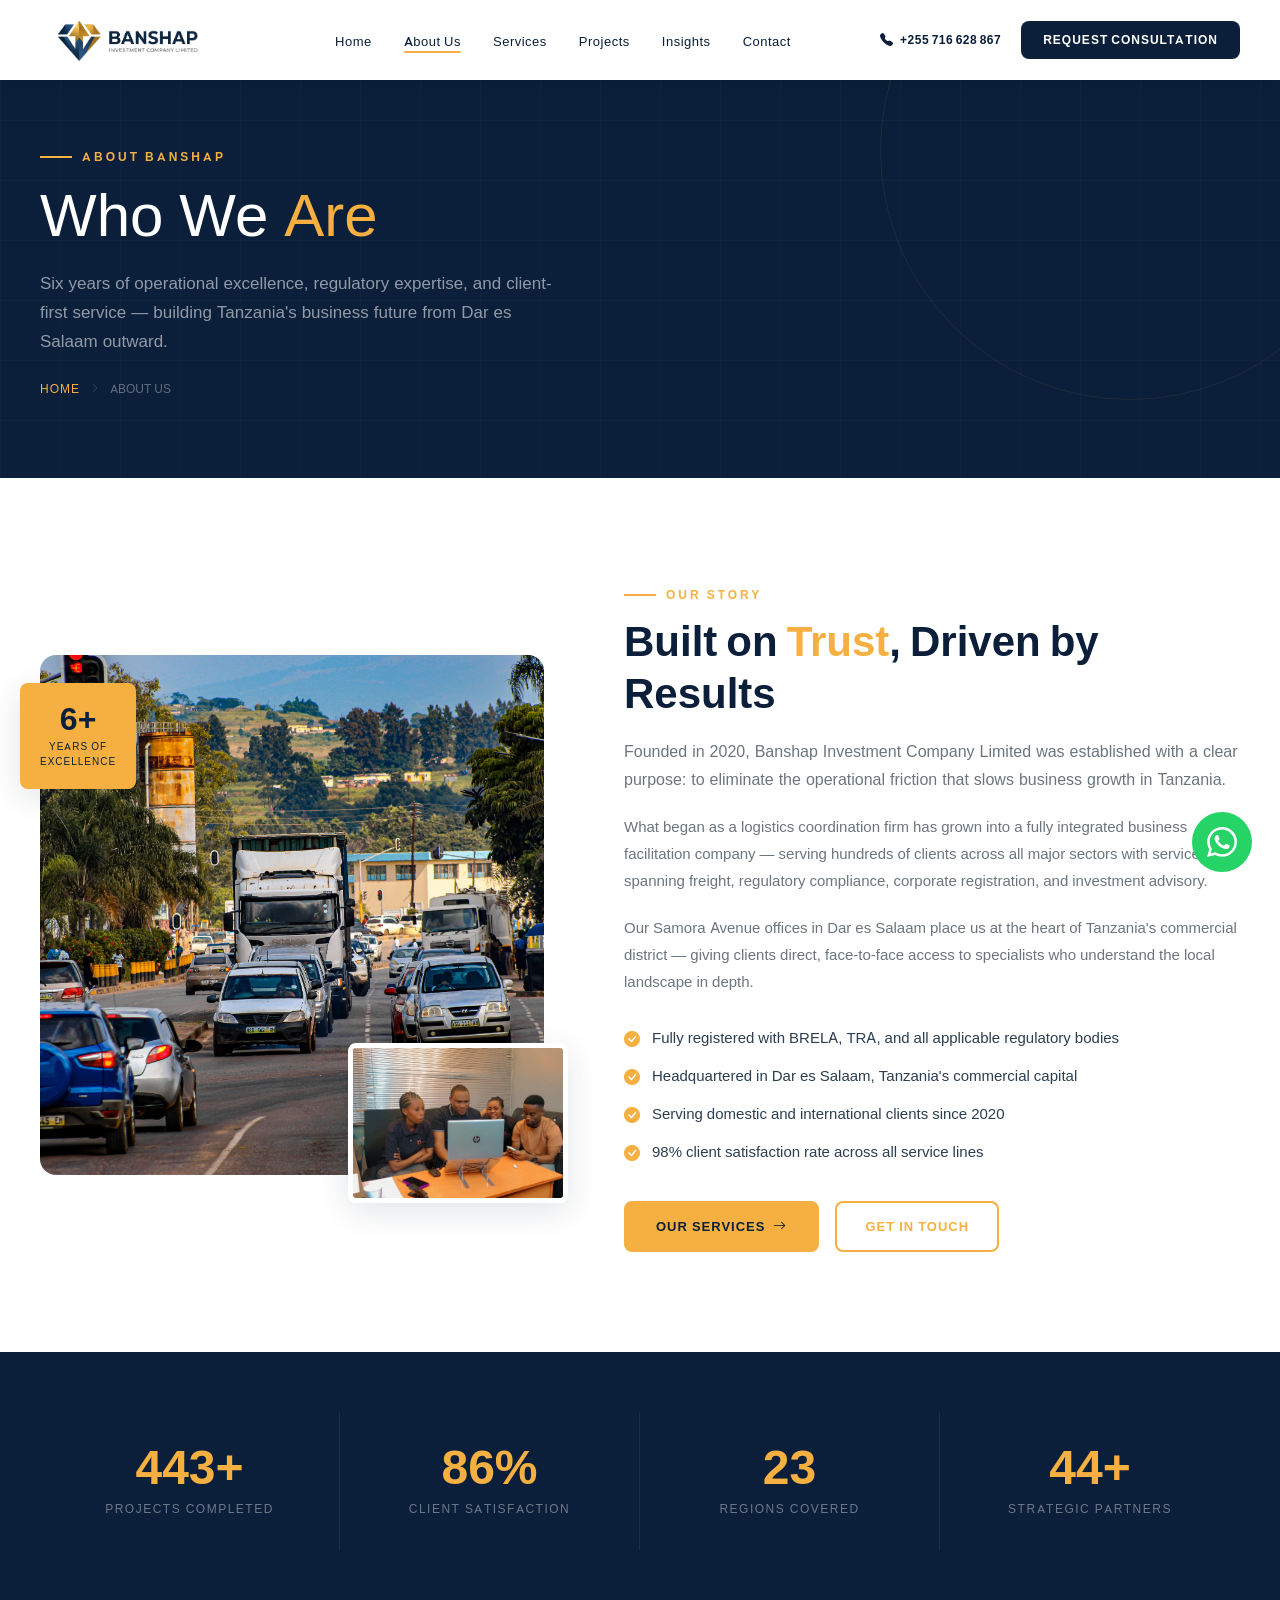
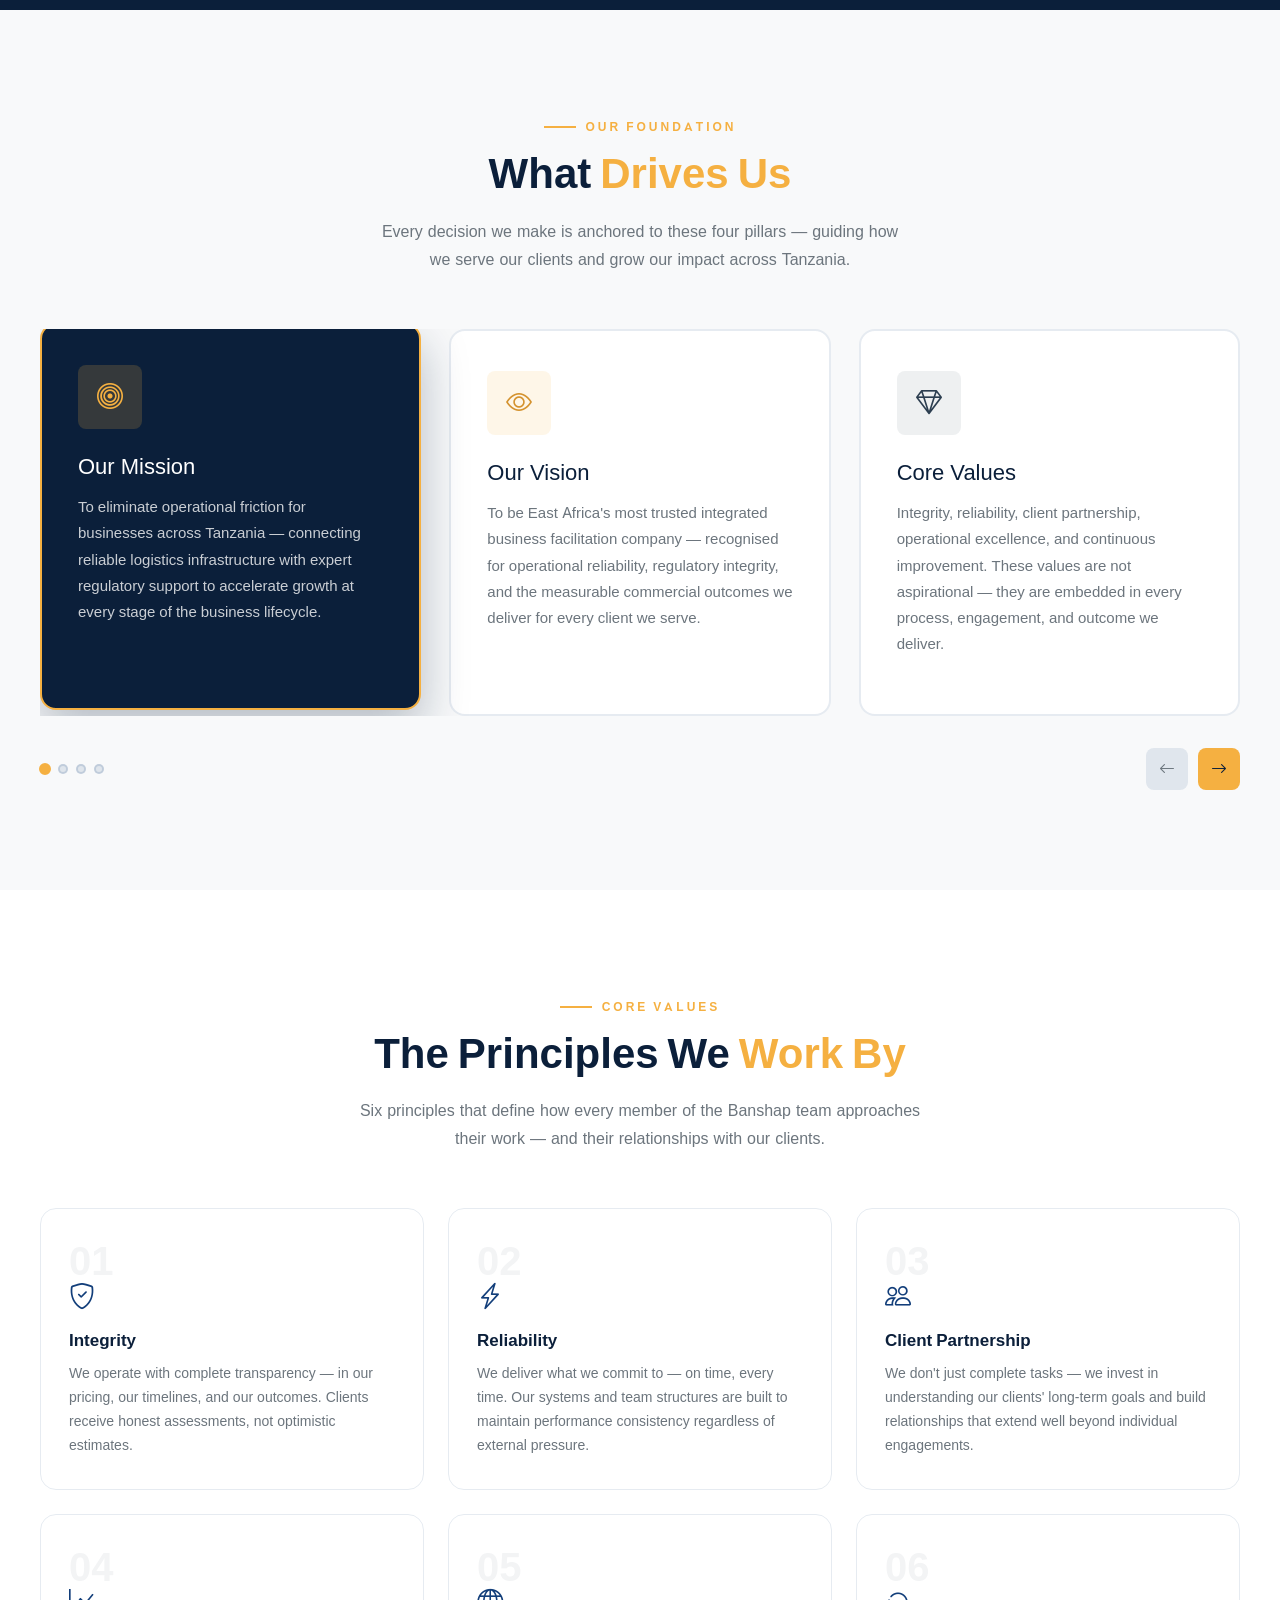
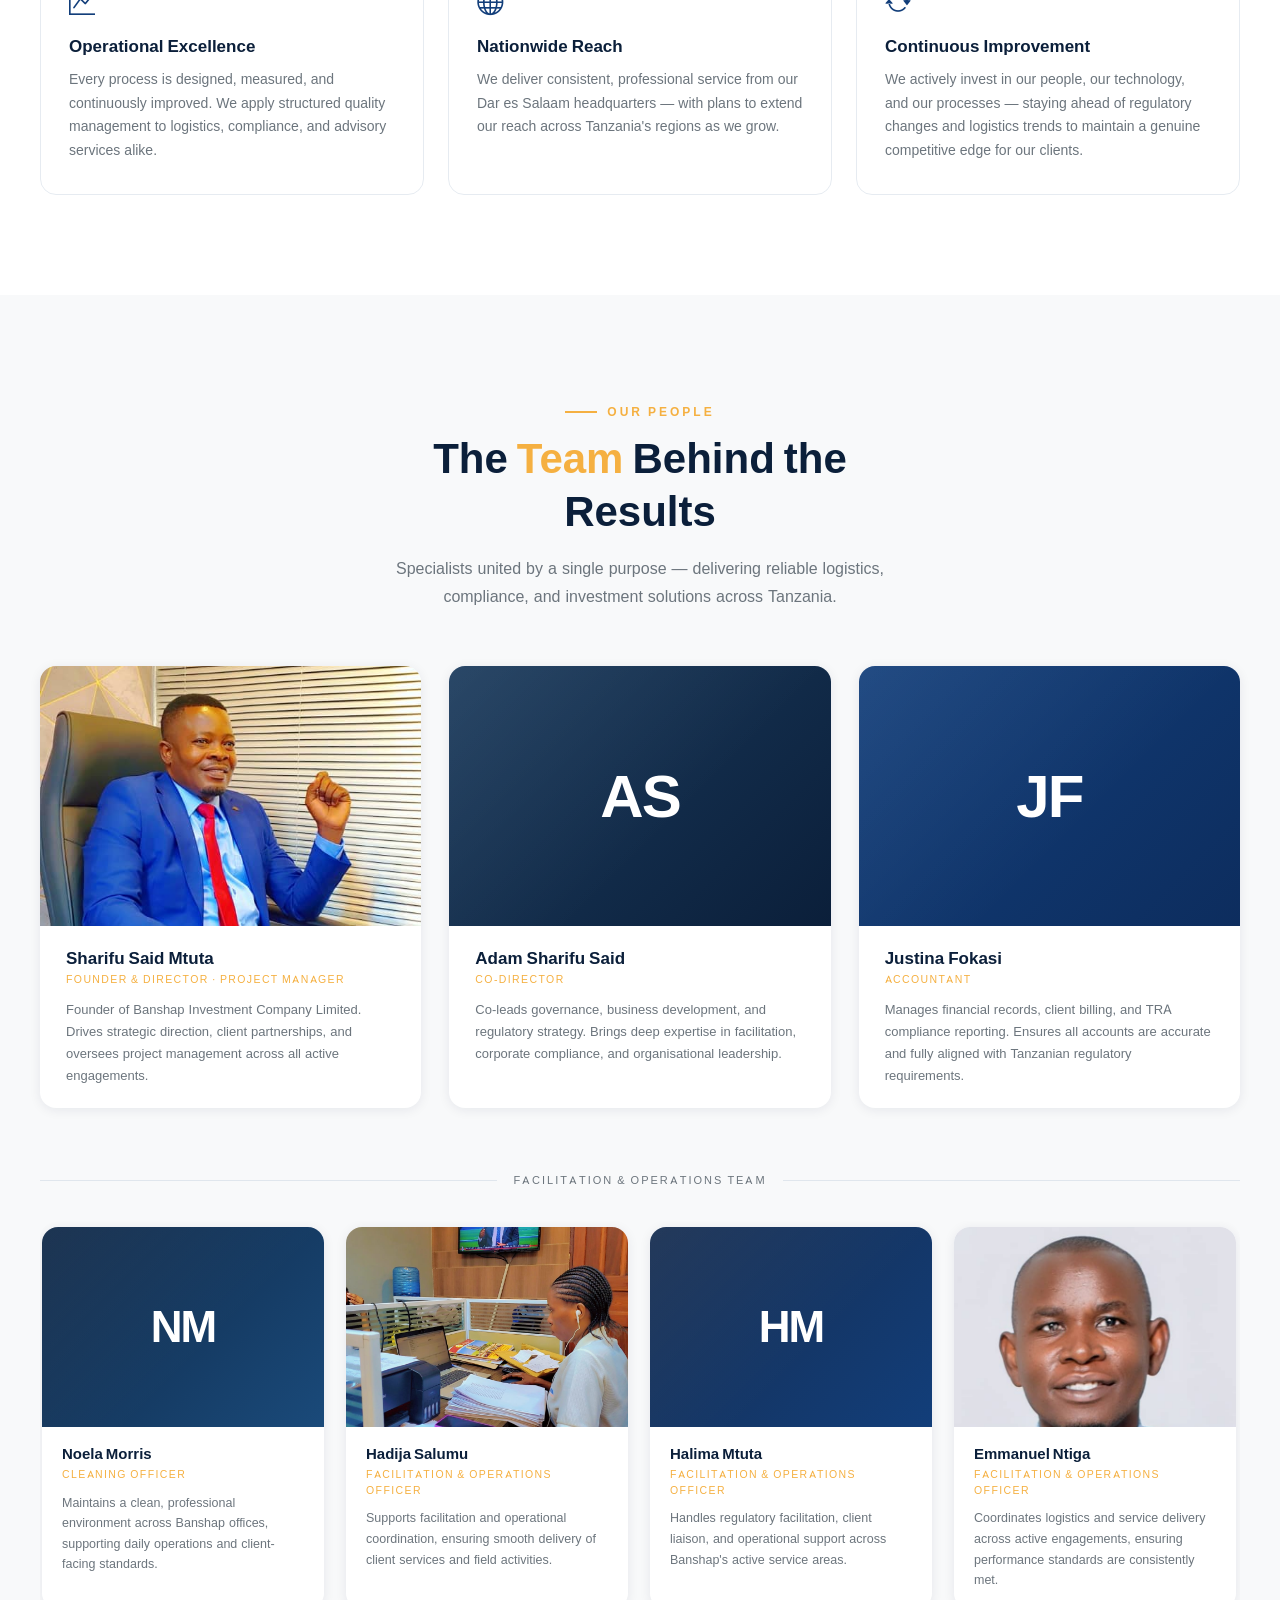
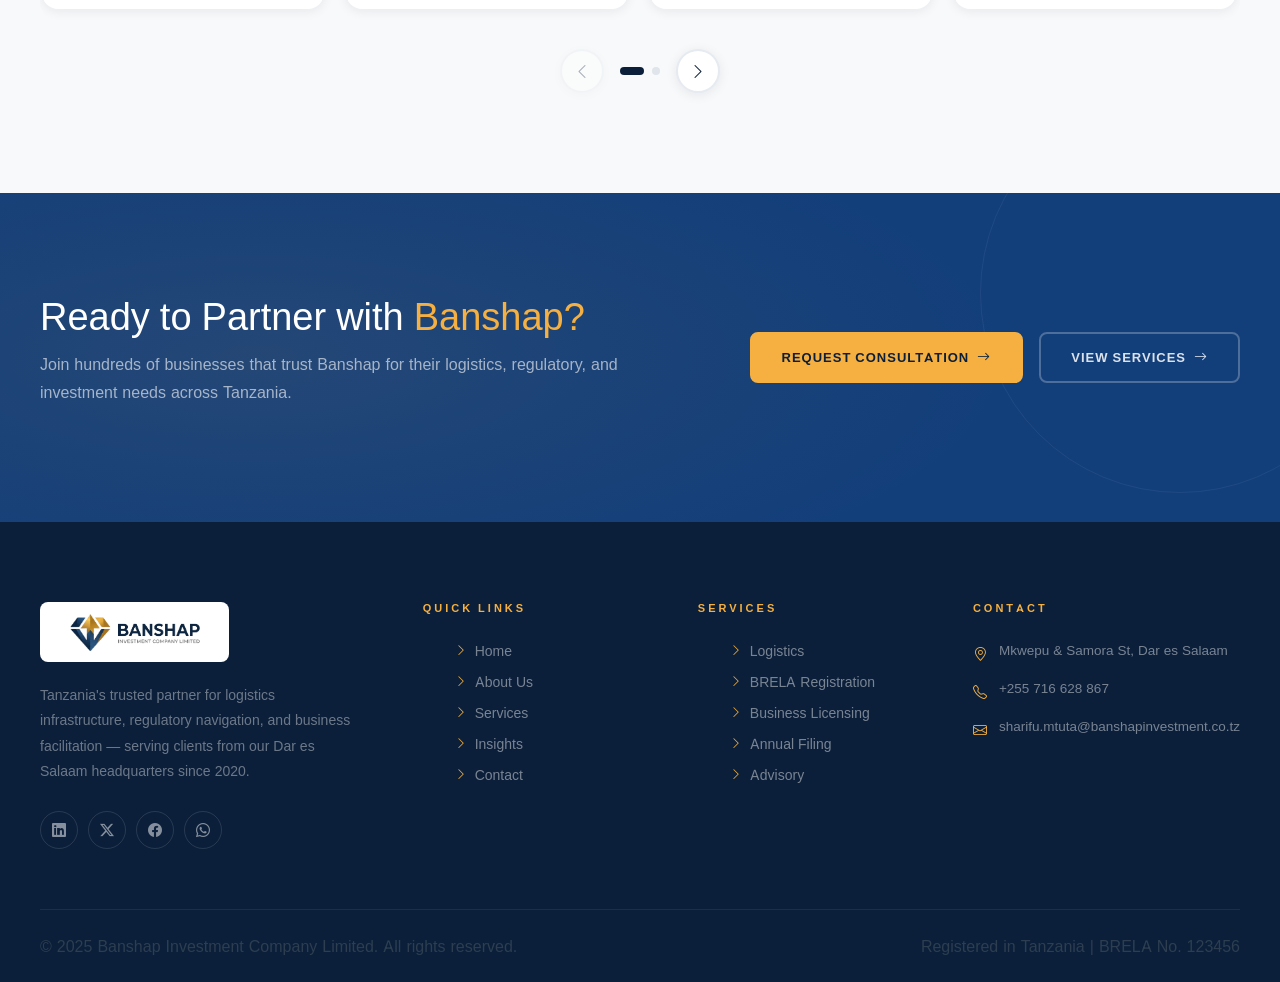
<file: starter-page.html>
<!DOCTYPE html>
<html lang="en">
<head>
  <meta charset="utf-8">
  <meta content="width=device-width, initial-scale=1.0" name="viewport">
  <title>About Us — Banshap Investment Company Limited</title>
  <meta name="description" content="Learn about Banshap Investment Company Limited — Tanzania's trusted partner for logistics, business registration, and investment advisory since 2020.">
  <link href="assets/img/favicon.png" rel="icon">
  <link href="assets/img/apple-touch-icon.png" rel="apple-touch-icon">
  <link rel="preload" href="assets/css/fonts.css" as="style">
  <link href="assets/css/fonts.css" rel="stylesheet">
  <link href="assets/vendor/bootstrap/css/bootstrap.min.css" rel="stylesheet">
  <link href="assets/vendor/bootstrap-icons/bootstrap-icons.css" rel="stylesheet">
  <link href="assets/vendor/aos/aos.css" rel="stylesheet">
  <link href="assets/css/main.css" rel="stylesheet">

  <style>
    :root {
      --primary:#0B1F3A; --primary-mid:#0f2847; --secondary:#123E7A;
      --accent:#F5B041; --accent-dark:#d4922e; --accent-pale:#fef3e2;
      --light:#F8F9FA; --white:#FFFFFF; --text:#2C3E50; --text-light:#6c757d;
      --border:rgba(18,62,122,0.1); --shadow-sm:0 2px 12px rgba(11,31,58,0.08);
      --shadow:0 8px 32px rgba(11,31,58,0.12); --shadow-lg:0 20px 60px rgba(11,31,58,0.18);
      --radius:8px; --radius-lg:16px; --transition:all 0.3s ease;
    }
    *,*::before,*::after{box-sizing:border-box;margin:0;padding:0;}
    html{scroll-behavior:smooth;}
    body{font-family:'Inter',sans-serif;font-size:16px;color:var(--text);background:var(--white);overflow-x:hidden;}
    h1,h2,h3,h4,h5,h6{font-family:'Poppins',sans-serif;color:var(--primary);line-height:1.25;}
    p{line-height:1.75;color:var(--text-light);}
    a{text-decoration:none;}
    ::-webkit-scrollbar{width:5px;}
    ::-webkit-scrollbar-track{background:var(--light);}
    ::-webkit-scrollbar-thumb{background:var(--accent);border-radius:3px;}
    .label-tag{font-family:'Outfit',sans-serif;font-size:12px;font-weight:600;letter-spacing:3px;text-transform:uppercase;color:var(--accent);display:inline-flex;align-items:center;gap:10px;margin-bottom:12px;}
    .label-tag::before{content:'';width:32px;height:2px;background:var(--accent);flex-shrink:0;}
    .section-heading{font-size:clamp(28px,3.5vw,42px);font-weight:700;color:var(--primary);margin-bottom:16px;}
    .section-heading span{color:var(--accent);}
    .section-sub{font-size:16px;color:var(--text-light);line-height:1.75;}
    .btn-accent{display:inline-flex;align-items:center;gap:8px;background:var(--accent);color:var(--primary);font-family:'Outfit',sans-serif;font-size:13px;font-weight:600;letter-spacing:1px;text-transform:uppercase;padding:14px 30px;border-radius:var(--radius);transition:var(--transition);border:2px solid var(--accent);}
    .btn-accent:hover{background:var(--accent-dark);border-color:var(--accent-dark);color:var(--white);transform:translateY(-2px);}
    .btn-outline-accent{display:inline-flex;align-items:center;gap:8px;background:transparent;color:var(--accent);font-family:'Outfit',sans-serif;font-size:13px;font-weight:600;letter-spacing:1px;text-transform:uppercase;padding:12px 28px;border-radius:var(--radius);border:2px solid var(--accent);transition:var(--transition);}
    .btn-outline-accent:hover{background:var(--accent);color:var(--primary);transform:translateY(-2px);}

    /* HEADER */
    #header{position:fixed;top:0;left:0;right:0;z-index:9999;padding:0 40px;height:80px;background:rgba(11,31,58,0.97);backdrop-filter:blur(20px);transition:var(--transition);}
    #header.scrolled{height:68px;box-shadow:0 4px 24px rgba(0,0,0,0.25);}
    .header-inner{display:flex;align-items:center;justify-content:space-between;max-width:1280px;margin:0 auto;height:100%;}
    .logo-wrap{display:flex;align-items:center;text-decoration:none;}
    .site-logo{height:52px;width:auto;}
    .footer-brand .site-logo{background:#ffffff;border-radius:8px;padding:6px 14px;height:60px;}
    #header{background:#ffffff!important;box-shadow:0 2px 16px rgba(0,0,0,0.08)!important;}
    #header.scrolled{background:#ffffff!important;box-shadow:0 4px 24px rgba(0,0,0,0.12)!important;}
    .main-nav a{color:var(--primary)!important;}
    .header-phone{color:var(--primary)!important;}
    .header-cta{background:var(--primary)!important;color:#fff!important;}
    .header-cta:hover{background:var(--accent)!important;color:var(--primary)!important;}
    .mobile-menu-btn{border-color:var(--primary)!important;color:var(--primary)!important;}
    .main-nav ul{list-style:none;display:flex;align-items:center;gap:32px;margin:0;}
    .main-nav a{font-family:'Outfit',sans-serif;font-size:13px;font-weight:500;color:rgba(255,255,255,0.8);letter-spacing:0.5px;text-decoration:none;position:relative;padding-bottom:4px;transition:var(--transition);}
    .main-nav a::after{content:'';position:absolute;bottom:0;left:0;right:0;height:2px;background:var(--accent);border-radius:1px;transform:scaleX(0);transition:var(--transition);}
    .main-nav a:hover,.main-nav a.active{color:var(--accent);}
    .main-nav a:hover::after,.main-nav a.active::after{transform:scaleX(1);}
    .header-cta{font-family:'Outfit',sans-serif;font-size:12px;font-weight:600;letter-spacing:1px;text-transform:uppercase;color:var(--primary);background:var(--accent);padding:10px 22px;border-radius:var(--radius);transition:var(--transition);text-decoration:none;}
    .header-cta:hover{background:var(--accent-dark);color:var(--white);}
    .mobile-menu-btn{display:none;background:transparent;border:2px solid rgba(255,255,255,0.3);color:white;padding:6px 10px;border-radius:6px;cursor:pointer;font-size:18px;}
    .offcanvas-nav .offcanvas-header,.offcanvas-nav .offcanvas-body{background:var(--primary);}
    .offcanvas-nav .nav-link{font-family:'Outfit',sans-serif;font-size:14px;color:rgba(255,255,255,0.75);padding:14px 0;border-bottom:1px solid rgba(255,255,255,0.06);display:block;transition:var(--transition);}
    .offcanvas-nav .nav-link:hover{color:var(--accent);padding-left:8px;}
    .offcanvas-nav .btn-close{filter:invert(1) opacity(0.6);}
    .offcanvas-nav .offcanvas-cta{display:block;text-align:center;background:var(--accent);color:var(--primary);font-family:'Outfit',sans-serif;font-size:13px;font-weight:600;letter-spacing:1px;text-transform:uppercase;padding:14px;border-radius:var(--radius);margin-top:24px;text-decoration:none;}

    /* PAGE BANNER */
    .page-banner{background:var(--primary);padding:140px 40px 80px;position:relative;overflow:hidden;}
    .page-banner::before{content:'';position:absolute;inset:0;background-image:linear-gradient(rgba(255,255,255,0.02) 1px,transparent 1px),linear-gradient(90deg,rgba(255,255,255,0.02) 1px,transparent 1px);background-size:60px 60px;}
    .page-banner::after{content:'';position:absolute;top:-100px;right:-100px;width:500px;height:500px;border-radius:50%;border:1px solid rgba(245,176,65,0.08);}
    .page-banner-inner{max-width:1280px;margin:0 auto;position:relative;z-index:2;}
    .page-banner h1{font-size:clamp(36px,5vw,60px);color:var(--white);margin-bottom:16px;}
    .page-banner h1 span{color:var(--accent);}
    .page-banner p{color:rgba(255,255,255,0.55);font-size:17px;font-weight:300;max-width:520px;line-height:1.7;margin-bottom:24px;}
    .breadcrumb-nav{display:flex;align-items:center;gap:10px;}
    .breadcrumb-nav a{font-family:'Outfit',sans-serif;font-size:12px;letter-spacing:1px;color:var(--accent);text-decoration:none;text-transform:uppercase;}
    .breadcrumb-nav span{font-family:'Outfit',sans-serif;font-size:12px;color:rgba(255,255,255,0.35);text-transform:uppercase;}
    .breadcrumb-nav i{color:rgba(255,255,255,0.2);font-size:10px;}

    /* STORY */
    .story-section{padding:100px 40px;background:var(--white);}
    .story-inner{max-width:1280px;margin:0 auto;display:grid;grid-template-columns:0.9fr 1.1fr;gap:80px;align-items:center;}
    .story-media{position:relative;}
    .story-img-main{width:100%;height:520px;object-fit:cover;border-radius:var(--radius-lg);}
    .story-img-inset{position:absolute;bottom:-28px;right:-24px;width:220px;height:160px;object-fit:cover;object-position:center 20%;border-radius:var(--radius);border:5px solid var(--white);box-shadow:var(--shadow);}
    .story-badge{position:absolute;top:28px;left:-20px;background:var(--accent);color:var(--primary);padding:20px;border-radius:var(--radius);box-shadow:var(--shadow);text-align:center;}
    .story-badge .num{font-family:'Poppins',sans-serif;font-size:32px;font-weight:800;line-height:1;display:block;}
    .story-badge .lbl{font-family:'Outfit',sans-serif;font-size:10px;letter-spacing:1px;text-transform:uppercase;display:block;margin-top:4px;}

    /* STATS BAR */
    .stats-bar{background:var(--primary);padding:60px 40px;}
    .stats-bar-inner{max-width:1280px;margin:0 auto;display:grid;grid-template-columns:repeat(4,1fr);gap:0;}
    .stat-item{text-align:center;padding:32px;border-right:1px solid rgba(255,255,255,0.07);}
    .stat-item:last-child{border-right:none;}
    .stat-num{font-family:'Poppins',sans-serif;font-size:48px;font-weight:800;color:var(--white);line-height:1;display:block;}
    .stat-num span{color:var(--accent);}
    .stat-lbl{font-family:'Outfit',sans-serif;font-size:12px;letter-spacing:1.5px;text-transform:uppercase;color:rgba(255,255,255,0.4);display:block;margin-top:8px;}

    /* MISSION / VISION / VALUES SLIDER */
    .mvv-section{padding:100px 40px;background:var(--light);}
    .mvv-inner{max-width:1280px;margin:0 auto;}
    .mvv-slider-wrap{position:relative;overflow:hidden;margin-top:56px;}
    .mvv-track{display:flex;transition:transform 0.5s cubic-bezier(.4,0,.2,1);}
    .mvv-slide{min-width:calc(33.333% - 19px);margin-right:28px;flex-shrink:0;}
    .mvv-card{background:var(--white);border-radius:var(--radius-lg);padding:40px 36px;border:2px solid var(--border);transition:var(--transition);cursor:pointer;height:100%;}
    .mvv-card:hover{transform:translateY(-4px);box-shadow:var(--shadow);border-color:var(--accent);}
    .mvv-card.active{background:var(--primary);border-color:var(--accent);transform:translateY(-6px);box-shadow:0 20px 48px rgba(11,31,58,0.28);}
    .mvv-card.active h3{color:var(--white);}
    .mvv-card.active p{color:rgba(255,255,255,0.78);}
    .mvv-card.active .mvv-icon{background:rgba(245,176,65,0.18) !important;color:var(--accent) !important;}
    .mvv-icon{width:64px;height:64px;border-radius:var(--radius);display:flex;align-items:center;justify-content:center;font-size:26px;margin-bottom:24px;transition:var(--transition);}
    .mvv-icon.mission{background:rgba(18,62,122,0.08);color:var(--secondary);}
    .mvv-icon.vision{background:rgba(245,176,65,0.12);color:var(--accent-dark);}
    .mvv-icon.values{background:rgba(44,62,80,0.08);color:var(--text);}
    .mvv-icon.quality{background:rgba(18,62,122,0.06);color:var(--secondary);}
    .mvv-card h3{font-size:22px;margin-bottom:14px;transition:var(--transition);}
    .mvv-card p{font-size:15px;line-height:1.75;color:var(--text-light);transition:var(--transition);}
    /* Slider controls */
    .mvv-controls{display:flex;align-items:center;justify-content:space-between;margin-top:32px;}
    .mvv-dots{display:flex;gap:8px;}
    .mvv-dot{width:10px;height:10px;border-radius:50%;background:var(--border);border:2px solid rgba(18,62,122,0.15);cursor:pointer;transition:var(--transition);}
    .mvv-dot.active{background:var(--accent);border-color:var(--accent);transform:scale(1.2);}
    .mvv-arrows{display:flex;gap:10px;}
    .mvv-arrow{width:42px;height:42px;border-radius:var(--radius);background:var(--accent);color:var(--primary);border:none;cursor:pointer;display:flex;align-items:center;justify-content:center;font-size:16px;font-weight:700;transition:var(--transition);}
    .mvv-arrow:hover{background:var(--accent-dark);color:var(--white);}
    .mvv-arrow:disabled{background:var(--border);color:var(--text-light);cursor:not-allowed;}
    @media(max-width:900px){.mvv-slide{min-width:calc(50% - 14px);}}
    @media(max-width:600px){.mvv-slide{min-width:100%;margin-right:0;}}

    /* CORE VALUES */
    .values-section{padding:100px 40px;background:var(--white);}
    .values-inner{max-width:1280px;margin:0 auto;}
    .values-header{text-align:center;max-width:580px;margin:0 auto 56px;}
    .values-grid{display:grid;grid-template-columns:repeat(3,1fr);gap:24px;}
    .value-card{border:1px solid var(--border);border-radius:var(--radius-lg);padding:32px 28px;transition:var(--transition);position:relative;overflow:hidden;}
    .value-card::before{content:'';position:absolute;top:0;left:0;right:0;height:3px;background:var(--accent);transform:scaleX(0);transition:var(--transition);}
    .value-card:hover{box-shadow:var(--shadow);transform:translateY(-4px);}
    .value-card:hover::before{transform:scaleX(1);}
    .value-num{font-family:'Poppins',sans-serif;font-size:40px;font-weight:800;color:rgba(11,31,58,0.05);line-height:1;margin-bottom:-4px;}
    .value-icon{font-size:26px;color:var(--secondary);margin-bottom:14px;display:block;transition:var(--transition);}
    .value-card:hover .value-icon{color:var(--accent);}
    .value-card h4{font-size:17px;font-weight:700;margin-bottom:10px;}
    .value-card p{font-size:14px;line-height:1.7;color:var(--text-light);margin:0;}

    /* TEAM */
    /* ===== TEAM SECTION ===== */
    #team{padding:100px 0;background:var(--light);overflow:hidden;}
    .team-inner{max-width:1280px;margin:0 auto;padding:0 40px;}
    .team-header{text-align:center;max-width:560px;margin:0 auto 56px;}

    /* avatar colours */
    .av-1{background:linear-gradient(135deg,#0B1F3A 0%,#1a5296 100%);}
    .av-2{background:linear-gradient(135deg,#1a3a5c 0%,#0B1F3A 100%);}
    .av-3{background:linear-gradient(135deg,#123E7A 0%,#0d2d5e 100%);}
    .av-4{background:linear-gradient(135deg,#0f2847 0%,#1a4a7a 100%);}
    .av-5{background:linear-gradient(135deg,#0B1F3A 0%,#0d3060 100%);}
    .av-6{background:linear-gradient(135deg,#162d50 0%,#123E7A 100%);}
    .av-7{background:linear-gradient(135deg,#0d2d5e 0%,#1a3a5c 100%);}
    .av-8{background:linear-gradient(135deg,#123E7A 0%,#0B1F3A 100%);}
    .av-9{background:linear-gradient(135deg,#1a4a7a 0%,#0f2847 100%);}

    /* ---- Leadership row ---- */
    .team-leadership{display:grid;grid-template-columns:repeat(3,1fr);gap:28px;margin-bottom:64px;}
    .team-card-lead{background:var(--white);border-radius:var(--radius-lg);overflow:hidden;box-shadow:var(--shadow-sm);transition:var(--transition);}
    .team-card-lead:hover{transform:translateY(-6px);box-shadow:var(--shadow-lg);}
    .tc-img{position:relative;height:260px;overflow:hidden;}
    .team-avatar{width:100%;height:100%;display:flex;align-items:center;justify-content:center;font-family:'Poppins',sans-serif;font-size:60px;font-weight:700;letter-spacing:-2px;color:var(--white);position:relative;}
    .team-avatar::after{content:'';position:absolute;inset:0;background:linear-gradient(135deg,rgba(255,255,255,0.07) 0%,transparent 60%);}
    .tc-overlay{position:absolute;inset:0;background:linear-gradient(to top,rgba(11,31,58,0.88) 0%,transparent 55%);display:flex;align-items:flex-end;padding:20px;opacity:0;transition:var(--transition);}
    .team-card-lead:hover .tc-overlay{opacity:1;}
    .ts-link{width:36px;height:36px;background:rgba(255,255,255,0.15);border-radius:50%;display:flex;align-items:center;justify-content:center;color:var(--white);font-size:14px;text-decoration:none;transition:var(--transition);}
    .ts-link:hover{background:var(--accent);color:var(--primary);}
    .tc-body{padding:22px 26px;}
    .tc-body h4{font-size:17px;font-weight:700;color:var(--primary);margin-bottom:3px;}
    .team-role{font-family:'Outfit',sans-serif;font-size:10.5px;letter-spacing:1.4px;text-transform:uppercase;color:var(--accent);display:block;margin-bottom:10px;}
    .tc-body p{font-size:13px;line-height:1.7;color:var(--text-light);margin:0;}

    /* ---- Ops carousel divider ---- */
    .ops-label{display:flex;align-items:center;gap:16px;margin-bottom:32px;}
    .ops-label span{font-family:'Outfit',sans-serif;font-size:11px;letter-spacing:2px;text-transform:uppercase;color:var(--text-light);white-space:nowrap;}
    .ops-label::before,.ops-label::after{content:'';flex:1;height:1px;background:var(--border);}

    /* ---- Carousel ---- */
    .carousel-outer{position:relative;}
    .carousel-track-wrap{overflow:hidden;border-radius:var(--radius-lg);}
    .carousel-track{display:flex;gap:22px;transition:transform 0.45s cubic-bezier(0.4,0,0.2,1);will-change:transform;padding:6px 2px 12px;}
    .team-card-ops{flex:0 0 calc(25% - 17px);background:var(--white);border-radius:var(--radius-lg);overflow:hidden;box-shadow:var(--shadow-sm);transition:var(--transition);}
    .team-card-ops:hover{transform:translateY(-5px);box-shadow:var(--shadow-lg);}
    .tc-img-ops{position:relative;height:200px;overflow:hidden;}
    .team-avatar-sm{width:100%;height:100%;display:flex;align-items:center;justify-content:center;font-family:'Poppins',sans-serif;font-size:44px;font-weight:700;letter-spacing:-2px;color:var(--white);position:relative;}
    .team-avatar-sm::after{content:'';position:absolute;inset:0;background:linear-gradient(135deg,rgba(255,255,255,0.06) 0%,transparent 60%);}
    .tc-overlay-ops{position:absolute;inset:0;background:linear-gradient(to top,rgba(11,31,58,0.88) 0%,transparent 55%);display:flex;align-items:flex-end;padding:16px;opacity:0;transition:var(--transition);}
    .team-card-ops:hover .tc-overlay-ops{opacity:1;}
    .tc-body-ops{padding:18px 20px;}
    .tc-body-ops h4{font-size:15px;font-weight:700;color:var(--primary);margin-bottom:3px;}
    .tc-body-ops p{font-size:12.5px;line-height:1.65;color:var(--text-light);margin:0;}

    /* carousel controls */
    .carousel-nav{display:flex;align-items:center;justify-content:center;gap:16px;margin-top:28px;}
    .carousel-btn{width:44px;height:44px;border-radius:50%;border:2px solid var(--border);background:var(--white);color:var(--primary);font-size:16px;cursor:pointer;display:flex;align-items:center;justify-content:center;transition:var(--transition);box-shadow:var(--shadow-sm);}
    .carousel-btn:hover:not(:disabled){background:var(--primary);border-color:var(--primary);color:var(--white);}
    .carousel-btn:disabled{opacity:0.35;cursor:not-allowed;}
    .carousel-dots{display:flex;gap:8px;align-items:center;}
    .cdot{width:8px;height:8px;border-radius:50%;background:var(--border);cursor:pointer;transition:var(--transition);}
    .cdot.active{background:var(--primary);width:24px;border-radius:4px;}

    /* ---- Responsive ---- */
    @media(max-width:1024px){.team-card-ops{flex:0 0 calc(33.333% - 15px);}}
    @media(max-width:768px){
      .team-leadership{grid-template-columns:1fr;}
      .team-card-ops{flex:0 0 calc(50% - 11px);}
    }
    @media(max-width:520px){.team-card-ops{flex:0 0 calc(85%);}}
    @media(max-width:480px){.team-inner{padding:0 20px;}#team{padding:64px 0;}}

    /* CTA */
    .about-cta{padding:100px 40px;background:var(--secondary);position:relative;overflow:hidden;}
    .about-cta::before{content:'';position:absolute;inset:0;background:radial-gradient(ellipse 60% 80% at 20% 50%,rgba(245,176,65,0.08),transparent);}
    .about-cta::after{content:'';position:absolute;top:-100px;right:-100px;width:400px;height:400px;border-radius:50%;border:1px solid rgba(255,255,255,0.06);}
    .cta-inner{max-width:1280px;margin:0 auto;display:grid;grid-template-columns:1fr auto;gap:60px;align-items:center;position:relative;z-index:1;}
    .cta-inner h2{font-size:clamp(26px,3vw,38px);color:var(--white);}
    .cta-inner h2 span{color:var(--accent);}
    .cta-inner p{color:rgba(255,255,255,0.6);font-size:16px;margin-top:10px;}
    .cta-btns{display:flex;gap:16px;flex-shrink:0;flex-wrap:wrap;}

    /* FOOTER */
    #footer{background:var(--primary);padding:80px 40px 0;}
    .footer-inner{max-width:1280px;margin:0 auto;}
    .footer-grid{display:grid;grid-template-columns:1.5fr 1fr 1fr 1fr;gap:60px;padding-bottom:60px;border-bottom:1px solid rgba(255,255,255,0.07);}
    .footer-brand p{font-size:14px;color:rgba(255,255,255,0.4);line-height:1.8;margin:20px 0 28px;font-weight:300;}
    .footer-socials{display:flex;gap:10px;}
    .footer-social{width:38px;height:38px;border:1px solid rgba(255,255,255,0.12);border-radius:50%;display:flex;align-items:center;justify-content:center;color:rgba(255,255,255,0.5);font-size:14px;text-decoration:none;transition:var(--transition);}
    .footer-social:hover{background:var(--accent);border-color:var(--accent);color:var(--primary);}
    .footer-col h5{font-family:'Outfit',sans-serif;font-size:11px;font-weight:600;letter-spacing:3px;text-transform:uppercase;color:var(--accent);margin-bottom:24px;}
    .footer-links{list-style:none;}
    .footer-links li{margin-bottom:10px;}
    .footer-links a{font-size:14px;color:rgba(255,255,255,0.45);text-decoration:none;display:flex;align-items:center;gap:8px;transition:var(--transition);}
    .footer-links a i{font-size:12px;color:var(--accent);}
    .footer-links a:hover{color:rgba(255,255,255,0.85);padding-left:4px;}
    .footer-contact-item{display:flex;gap:12px;align-items:flex-start;margin-bottom:14px;}
    .footer-contact-item i{color:var(--accent);font-size:14px;margin-top:3px;flex-shrink:0;}
    .footer-contact-item span{font-size:13.5px;color:rgba(255,255,255,0.45);line-height:1.6;}
    .footer-bottom{padding:24px 0;display:flex;align-items:center;justify-content:space-between;flex-wrap:wrap;gap:12px;}
    .footer-bottom p{font-size:13px;color:rgba(255,255,255,0.3);}
    .footer-bottom a{color:var(--accent);}
    .footer-legal{display:flex;gap:24px;}
    .footer-legal a{font-family:'Outfit',sans-serif;font-size:11px;letter-spacing:1px;color:rgba(255,255,255,0.3);text-decoration:none;text-transform:uppercase;transition:var(--transition);}
    .footer-legal a:hover{color:var(--accent);}

    @media(max-width:1100px){
      #header{padding:0 24px;}
      .page-banner,.story-section,.stats-bar,.mvv-section,.values-section,#team,.about-cta,#footer{padding-left:24px;padding-right:24px;}
      .story-inner{grid-template-columns:1fr;gap:60px;}
      .story-badge{left:12px;}
      .story-img-inset{right:12px;}
      .mvv-grid,.values-grid{grid-template-columns:repeat(2,1fr);}
      .team-leadership{grid-template-columns:repeat(2,1fr);}
      .stats-bar-inner{grid-template-columns:repeat(2,1fr);}
      .cta-inner{grid-template-columns:1fr;}
      .footer-grid{grid-template-columns:1fr 1fr;gap:40px;}
    }
    @media(max-width:768px){
      .main-nav,.header-cta{display:none;}
      .mobile-menu-btn{display:block;}
      .mvv-grid,.values-grid,.team-leadership{grid-template-columns:1fr;}
      .footer-grid{grid-template-columns:1fr;gap:36px;}
    }
  
    /* ===== WHATSAPP FLOAT + HEADER PHONE ===== */
    /* WhatsApp Float Button */
    @keyframes wa-pulse { 0%,100%{box-shadow:0 0 0 0 rgba(37,211,102,0.5),0 6px 24px rgba(37,211,102,0.4);} 60%{box-shadow:0 0 0 14px rgba(37,211,102,0),0 6px 24px rgba(37,211,102,0.4);} }
    @keyframes wa-bounce { 0%,100%{transform:scale(1);} 30%{transform:scale(1.15);} 60%{transform:scale(0.95);} }
    .wa-float { position: fixed; bottom: 28px; right: 28px; z-index: 9990; display: flex; flex-direction: column; align-items: flex-end; gap: 10px; }
    .wa-btn { width: 60px; height: 60px; border-radius: 50%; background: #25D366; display: flex; align-items: center; justify-content: center; text-decoration: none; animation: wa-pulse 2.4s ease-in-out infinite; transition: transform 0.25s cubic-bezier(.34,1.56,.64,1), filter 0.25s ease; }
    .wa-btn:hover { transform: scale(1.14); filter: brightness(1.1); animation: wa-bounce 0.5s ease; }
    .wa-btn svg { width: 30px; height: 30px; fill: #fff; transition: transform 0.25s ease; }
    .wa-btn:hover svg { transform: rotate(-8deg) scale(1.08); }
    .wa-label { background: var(--primary); color: var(--white); font-family: 'Outfit', sans-serif; font-size: 11px; font-weight: 600; letter-spacing: 0.5px; padding: 7px 16px; border-radius: 50px; white-space: nowrap; opacity: 0; transform: translateX(12px); transition: opacity 0.3s ease, transform 0.3s cubic-bezier(.34,1.56,.64,1); pointer-events: none; box-shadow: 0 4px 16px rgba(11,31,58,0.18); }
    .wa-label::after { content: ''; position: absolute; right: -6px; top: 50%; transform: translateY(-50%); border: 6px solid transparent; border-left-color: var(--primary); border-right: none; }
    .wa-label { position: relative; }
    .wa-float:hover .wa-label { opacity: 1; transform: translateX(0); }
    .header-phone { display: flex; align-items: center; gap: 7px; font-family: 'Outfit', sans-serif; font-size: 12px; font-weight: 600; letter-spacing: 0.5px; color: var(--primary); text-decoration: none; transition: color 0.3s ease; white-space: nowrap; }
    .header-phone i { color: var(--primary); font-size: 13px; }
    .header-phone:hover { color: var(--accent); }
    .header-right { display: flex; align-items: center; gap: 20px; }
    @media (max-width: 768px) { .header-phone { display: none; } .wa-float { bottom: 18px; right: 18px; } .wa-btn { width: 52px; height: 52px; } }
  </style>
</head>
<body>

  <header id="header">
    <div class="header-inner">
      <a href="index.html" class="logo-wrap">
        <img src="assets/img/logo.png" alt="Banshap Investment Company Limited" class="site-logo">
      </a>
      <nav class="main-nav">
        <ul>
          <li><a href="index.html">Home</a></li>
          <li><a href="starter-page.html" class="active">About Us</a></li>
          <li><a href="service-details.html">Services</a></li>
          <li><a href="index.html#projects">Projects</a></li>
          <li><a href="blog.html">Insights</a></li>
          <li><a href="index.html#contact">Contact</a></li>
        </ul>
      </nav>
      <div class="header-right"><a href="tel:+255716628867" class="header-phone"><i class="bi bi-telephone-fill"></i> +255 716 628 867</a><a href="index.html#contact" class="header-cta">Request Consultation</a></div>
      <button class="mobile-menu-btn" type="button" data-bs-toggle="offcanvas" data-bs-target="#mobileNav"><i class="bi bi-list"></i></button>
    </div>
  </header>

  <div class="offcanvas offcanvas-end offcanvas-nav" tabindex="-1" id="mobileNav">
    <div class="offcanvas-header">
      <div class="logo-wrap"><img src="assets/img/logo.png" alt="Banshap Investment Company Limited" class="site-logo"></div>
      <button type="button" class="btn-close" data-bs-dismiss="offcanvas"></button>
    </div>
    <div class="offcanvas-body d-flex flex-column">
      <nav>
        <a href="index.html" class="nav-link">Home</a>
        <a href="starter-page.html" class="nav-link active">About Us</a>
        <a href="service-details.html" class="nav-link">Services</a>
        <a href="index.html#projects" class="nav-link" data-bs-dismiss="offcanvas">Projects</a>
        <a href="blog.html" class="nav-link">Insights</a>
        <a href="index.html#contact" class="nav-link" data-bs-dismiss="offcanvas">Contact</a>
      </nav>
      <a href="index.html#contact" class="offcanvas-cta" data-bs-dismiss="offcanvas">Request Consultation</a>
    </div>
  </div>

  <!-- PAGE BANNER -->
  <section class="page-banner">
    <div class="page-banner-inner">
      <div class="label-tag" data-aos="fade-right">About Banshap</div>
      <h1 data-aos="fade-up">Who We <span>Are</span></h1>
      <p data-aos="fade-up" data-aos-delay="100">Six years of operational excellence, regulatory expertise, and client-first service — building Tanzania's business future from Dar es Salaam outward.</p>
      <div class="breadcrumb-nav" data-aos="fade-up" data-aos-delay="200">
        <a href="index.html">Home</a>
        <i class="bi bi-chevron-right"></i>
        <span>About Us</span>
      </div>
    </div>
  </section>

  <!-- COMPANY STORY -->
  <section class="story-section">
    <div class="story-inner">
      <div class="story-media" data-aos="fade-right">
        <img src="assets/img/banshap/banshap-transport-6.jpg" alt="Banshap Operations" class="story-img-main" loading="lazy">
        <img src="assets/img/team/team-discussion-2.jpg" alt="Banshap Team" class="story-img-inset" loading="lazy">
        <div class="story-badge">
          <span class="num">6+</span>
          <span class="lbl">Years of<br>Excellence</span>
        </div>
      </div>
      <div data-aos="fade-left">
        <div class="label-tag">Our Story</div>
        <h2 class="section-heading">Built on <span>Trust</span>, Driven by Results</h2>
        <p class="section-sub" style="margin-bottom:20px;">Founded in 2020, Banshap Investment Company Limited was established with a clear purpose: to eliminate the operational friction that slows business growth in Tanzania.</p>
        <p style="font-size:15px;color:var(--text-light);line-height:1.8;margin-bottom:20px;">What began as a logistics coordination firm has grown into a fully integrated business facilitation company — serving hundreds of clients across all major sectors with services spanning freight, regulatory compliance, corporate registration, and investment advisory.</p>
        <p style="font-size:15px;color:var(--text-light);line-height:1.8;margin-bottom:32px;">Our Samora Avenue offices in Dar es Salaam place us at the heart of Tanzania's commercial district — giving clients direct, face-to-face access to specialists who understand the local landscape in depth.</p>
        <div style="display:flex;flex-direction:column;gap:14px;margin-bottom:36px;">
          <div style="display:flex;align-items:center;gap:12px;">
            <i class="bi bi-check-circle-fill" style="color:var(--accent);font-size:16px;flex-shrink:0;"></i>
            <span style="font-size:15px;color:var(--text);">Fully registered with BRELA, TRA, and all applicable regulatory bodies</span>
          </div>
          <div style="display:flex;align-items:center;gap:12px;">
            <i class="bi bi-check-circle-fill" style="color:var(--accent);font-size:16px;flex-shrink:0;"></i>
            <span style="font-size:15px;color:var(--text);">Headquartered in Dar es Salaam, Tanzania's commercial capital</span>
          </div>
          <div style="display:flex;align-items:center;gap:12px;">
            <i class="bi bi-check-circle-fill" style="color:var(--accent);font-size:16px;flex-shrink:0;"></i>
            <span style="font-size:15px;color:var(--text);">Serving domestic and international clients since 2020</span>
          </div>
          <div style="display:flex;align-items:center;gap:12px;">
            <i class="bi bi-check-circle-fill" style="color:var(--accent);font-size:16px;flex-shrink:0;"></i>
            <span style="font-size:15px;color:var(--text);">98% client satisfaction rate across all service lines</span>
          </div>
        </div>
        <div style="display:flex;gap:16px;flex-wrap:wrap;">
          <a href="service-details.html" class="btn-accent">Our Services <i class="bi bi-arrow-right"></i></a>
          <a href="index.html#contact" class="btn-outline-accent">Get in Touch</a>
        </div>
      </div>
    </div>
  </section>

  <!-- STATS BAR -->
  <div class="stats-bar">
    <div class="stats-bar-inner">
      <div class="stat-item" data-aos="zoom-in" data-aos-delay="0">
        <span class="stat-num"><span class="counter" data-target="500">0</span><span style="color:var(--accent);">+</span></span>
        <span class="stat-lbl">Projects Completed</span>
      </div>
      <div class="stat-item" data-aos="zoom-in" data-aos-delay="100">
        <span class="stat-num"><span class="counter" data-target="98">0</span><span style="color:var(--accent);">%</span></span>
        <span class="stat-lbl">Client Satisfaction</span>
      </div>
      <div class="stat-item" data-aos="zoom-in" data-aos-delay="200">
        <span class="stat-num"><span class="counter" data-target="26">0</span><span style="color:var(--accent);"></span></span>
        <span class="stat-lbl">Regions Covered</span>
      </div>
      <div class="stat-item" data-aos="zoom-in" data-aos-delay="300">
        <span class="stat-num"><span class="counter" data-target="50">0</span><span style="color:var(--accent);">+</span></span>
        <span class="stat-lbl">Strategic Partners</span>
      </div>
    </div>
  </div>

  <!-- MISSION / VISION / VALUES SLIDER -->
  <section class="mvv-section">
    <div class="mvv-inner">
      <div style="text-align:center;" data-aos="fade-up">
        <div class="label-tag" style="justify-content:center;">Our Foundation</div>
        <h2 class="section-heading">What <span>Drives Us</span></h2>
        <p class="section-sub mx-auto" style="max-width:520px;">Every decision we make is anchored to these four pillars — guiding how we serve our clients and grow our impact across Tanzania.</p>
      </div>
      <div class="mvv-slider-wrap" data-aos="fade-up" data-aos-delay="100">
        <div class="mvv-track" id="mvvTrack">
          <!-- Slide 1: Mission -->
          <div class="mvv-slide">
            <div class="mvv-card active">
              <div class="mvv-icon mission"><i class="bi bi-bullseye"></i></div>
              <h3>Our Mission</h3>
              <p>To eliminate operational friction for businesses across Tanzania — connecting reliable logistics infrastructure with expert regulatory support to accelerate growth at every stage of the business lifecycle.</p>
            </div>
          </div>
          <!-- Slide 2: Vision -->
          <div class="mvv-slide">
            <div class="mvv-card">
              <div class="mvv-icon vision"><i class="bi bi-eye"></i></div>
              <h3>Our Vision</h3>
              <p>To be East Africa's most trusted integrated business facilitation company — recognised for operational reliability, regulatory integrity, and the measurable commercial outcomes we deliver for every client we serve.</p>
            </div>
          </div>
          <!-- Slide 3: Core Values -->
          <div class="mvv-slide">
            <div class="mvv-card">
              <div class="mvv-icon values"><i class="bi bi-gem"></i></div>
              <h3>Core Values</h3>
              <p>Integrity, reliability, client partnership, operational excellence, and continuous improvement. These values are not aspirational — they are embedded in every process, engagement, and outcome we deliver.</p>
            </div>
          </div>
          <!-- Slide 4: Quality Statement -->
          <div class="mvv-slide">
            <div class="mvv-card">
              <div class="mvv-icon quality"><i class="bi bi-patch-check"></i></div>
              <h3>Quality Statement</h3>
              <p>Banshap Investment Company is fully committed to delivering services that meet and exceed the expectations of our clients. We believe <em>"Quality is What We Provide"</em> — embedded in every process we run.</p>
            </div>
          </div>
        </div>
      </div>
      <!-- Controls -->
      <div class="mvv-controls">
        <div class="mvv-dots" id="mvvDots">
          <div class="mvv-dot active" data-index="0"></div>
          <div class="mvv-dot" data-index="1"></div>
          <div class="mvv-dot" data-index="2"></div>
          <div class="mvv-dot" data-index="3"></div>
        </div>
        <div class="mvv-arrows">
          <button class="mvv-arrow" id="mvvPrev" aria-label="Previous" disabled><i class="bi bi-arrow-left"></i></button>
          <button class="mvv-arrow" id="mvvNext" aria-label="Next"><i class="bi bi-arrow-right"></i></button>
        </div>
      </div>
    </div>
  </section>

  <!-- CORE VALUES -->
  <section class="values-section">
    <div class="values-inner">
      <div class="values-header" data-aos="fade-up">
        <div class="label-tag" style="justify-content:center;">Core Values</div>
        <h2 class="section-heading">The Principles We <span>Work By</span></h2>
        <p class="section-sub mx-auto">Six principles that define how every member of the Banshap team approaches their work — and their relationships with our clients.</p>
      </div>
      <div class="values-grid">
        <div class="value-card" data-aos="fade-up" data-aos-delay="0">
          <div class="value-num">01</div>
          <i class="bi bi-shield-check value-icon"></i>
          <h4>Integrity</h4>
          <p>We operate with complete transparency — in our pricing, our timelines, and our outcomes. Clients receive honest assessments, not optimistic estimates.</p>
        </div>
        <div class="value-card" data-aos="fade-up" data-aos-delay="60">
          <div class="value-num">02</div>
          <i class="bi bi-lightning-charge value-icon"></i>
          <h4>Reliability</h4>
          <p>We deliver what we commit to — on time, every time. Our systems and team structures are built to maintain performance consistency regardless of external pressure.</p>
        </div>
        <div class="value-card" data-aos="fade-up" data-aos-delay="120">
          <div class="value-num">03</div>
          <i class="bi bi-people value-icon"></i>
          <h4>Client Partnership</h4>
          <p>We don't just complete tasks — we invest in understanding our clients' long-term goals and build relationships that extend well beyond individual engagements.</p>
        </div>
        <div class="value-card" data-aos="fade-up" data-aos-delay="0">
          <div class="value-num">04</div>
          <i class="bi bi-graph-up value-icon"></i>
          <h4>Operational Excellence</h4>
          <p>Every process is designed, measured, and continuously improved. We apply structured quality management to logistics, compliance, and advisory services alike.</p>
        </div>
        <div class="value-card" data-aos="fade-up" data-aos-delay="60">
          <div class="value-num">05</div>
          <i class="bi bi-globe value-icon"></i>
          <h4>Nationwide Reach</h4>
          <p>We deliver consistent, professional service from our Dar es Salaam headquarters — with plans to extend our reach across Tanzania's regions as we grow.</p>
        </div>
        <div class="value-card" data-aos="fade-up" data-aos-delay="120">
          <div class="value-num">06</div>
          <i class="bi bi-arrow-repeat value-icon"></i>
          <h4>Continuous Improvement</h4>
          <p>We actively invest in our people, our technology, and our processes — staying ahead of regulatory changes and logistics trends to maintain a genuine competitive edge for our clients.</p>
        </div>
      </div>
    </div>
  </section>

  <!-- TEAM -->
  <section id="team">
    <div class="team-inner">

      <!-- Header -->
      <div class="team-header" data-aos="fade-up">
        <div class="label-tag" style="justify-content:center;">Our People</div>
        <h2 class="section-heading">The <span>Team</span> Behind the Results</h2>
        <p class="section-sub mx-auto">Specialists united by a single purpose — delivering reliable logistics, compliance, and investment solutions across Tanzania.</p>
      </div>

      <!-- ── Leadership ── -->
      <div class="team-leadership">

        <div class="team-card-lead" data-aos="fade-up" data-aos-delay="0">
          <div class="tc-img">
            <img src="assets/img/team/team-sharifu-mtuta.jpg" alt="Sharifu Said Mtuta" style="width:100%;height:100%;object-fit:cover;object-position:center 40%;">
            <div class="tc-overlay"><a href="mailto:sharifu.mtuta@banshapinvestment.co.tz" class="ts-link"><i class="bi bi-envelope"></i></a></div>
          </div>
          <div class="tc-body">
            <h4>Sharifu Said Mtuta</h4>
            <span class="team-role">Founder &amp; Director · Project Manager</span>
            <p>Founder of Banshap Investment Company Limited. Drives strategic direction, client partnerships, and oversees project management across all active engagements.</p>
          </div>
        </div>

        <div class="team-card-lead" data-aos="fade-up" data-aos-delay="80">
          <div class="tc-img">
            <div class="team-avatar av-2"><span>AS</span></div>
            <div class="tc-overlay"><a href="mailto:adam.sharifu@banshapinvestment.co.tz" class="ts-link"><i class="bi bi-envelope"></i></a></div>
          </div>
          <div class="tc-body">
            <h4>Adam Sharifu Said</h4>
            <span class="team-role">Co-Director</span>
            <p>Co-leads governance, business development, and regulatory strategy. Brings deep expertise in facilitation, corporate compliance, and organisational leadership.</p>
          </div>
        </div>

        <div class="team-card-lead" data-aos="fade-up" data-aos-delay="160">
          <div class="tc-img">
            <div class="team-avatar av-3"><span>JF</span></div>
            <div class="tc-overlay"><a href="mailto:justina.fokasi@banshapinvestment.co.tz" class="ts-link"><i class="bi bi-envelope"></i></a></div>
          </div>
          <div class="tc-body">
            <h4>Justina Fokasi</h4>
            <span class="team-role">Accountant</span>
            <p>Manages financial records, client billing, and TRA compliance reporting. Ensures all accounts are accurate and fully aligned with Tanzanian regulatory requirements.</p>
          </div>
        </div>

      </div><!-- /team-leadership -->

      <!-- ── Operations Team Carousel ── -->
      <div class="ops-label" data-aos="fade-up">
        <span>Facilitation &amp; Operations Team</span>
      </div>

      <div class="carousel-outer" data-aos="fade-up" data-aos-delay="60">
        <div class="carousel-track-wrap">
          <div class="carousel-track" id="opsTrack">

            <div class="team-card-ops">
              <div class="tc-img-ops">
                <div class="team-avatar-sm av-4"><span>NM</span></div>
                <div class="tc-overlay-ops"><a href="mailto:info@banshapinvestment.co.tz" class="ts-link"><i class="bi bi-envelope"></i></a></div>
              </div>
              <div class="tc-body-ops">
                <h4>Noela Morris</h4>
                <span class="team-role">Cleaning Officer</span>
                <p>Maintains a clean, professional environment across Banshap offices, supporting daily operations and client-facing standards.</p>
              </div>
            </div>

            <div class="team-card-ops">
              <div class="tc-img-ops">
                <img src="assets/img/team/team-ops-work-2.jpg" alt="Hadija Salumu" style="width:100%;height:100%;object-fit:cover;object-position:center top;">
                <div class="tc-overlay-ops"><a href="mailto:info@banshapinvestment.co.tz" class="ts-link"><i class="bi bi-envelope"></i></a></div>
              </div>
              <div class="tc-body-ops">
                <h4>Hadija Salumu</h4>
                <span class="team-role">Facilitation &amp; Operations Officer</span>
                <p>Supports facilitation and operational coordination, ensuring smooth delivery of client services and field activities.</p>
              </div>
            </div>

            <div class="team-card-ops">
              <div class="tc-img-ops">
                <div class="team-avatar-sm av-6"><span>HM</span></div>
                <div class="tc-overlay-ops"><a href="mailto:info@banshapinvestment.co.tz" class="ts-link"><i class="bi bi-envelope"></i></a></div>
              </div>
              <div class="tc-body-ops">
                <h4>Halima Mtuta</h4>
                <span class="team-role">Facilitation &amp; Operations Officer</span>
                <p>Handles regulatory facilitation, client liaison, and operational support across Banshap's active service areas.</p>
              </div>
            </div>

            <div class="team-card-ops">
              <div class="tc-img-ops">
                <img src="assets/img/team/team-emmanuel-ntiga.jpg" alt="Emmanuel Ntiga" style="width:100%;height:100%;object-fit:cover;object-position:center 20%;">
                <div class="tc-overlay-ops"><a href="mailto:emmanuel.ntiga@banshapinvestment.co.tz" class="ts-link"><i class="bi bi-envelope"></i></a></div>
              </div>
              <div class="tc-body-ops">
                <h4>Emmanuel Ntiga</h4>
                <span class="team-role">Facilitation &amp; Operations Officer</span>
                <p>Coordinates logistics and service delivery across active engagements, ensuring performance standards are consistently met.</p>
              </div>
            </div>

            <div class="team-card-ops">
              <div class="tc-img-ops">
                <div class="team-avatar-sm av-5"><span>GK</span></div>
                <div class="tc-overlay-ops"><a href="mailto:glory.kessy@banshapinvestment.co.tz" class="ts-link"><i class="bi bi-envelope"></i></a></div>
              </div>
              <div class="tc-body-ops">
                <h4>Glory Kessy</h4>
                <span class="team-role">Facilitation &amp; Operations Officer</span>
                <p>Supports client facilitation, field operations, and regulatory coordination to deliver seamless service experiences.</p>
              </div>
            </div>

            <div class="team-card-ops">
              <div class="tc-img-ops">
                <img src="assets/img/team/team-halid-kifimbo.jpg" alt="Halid Kifimbo" style="width:100%;height:100%;object-fit:cover;object-position:center 25%;">
                <div class="tc-overlay-ops"><a href="mailto:info@banshapinvestment.co.tz" class="ts-link"><i class="bi bi-envelope"></i></a></div>
              </div>
              <div class="tc-body-ops">
                <h4>Halid Kifimbo</h4>
                <span class="team-role">Facilitation &amp; Operations Officer</span>
                <p>Assists in daily operations and facilitation, coordinating services and ensuring client requirements are met efficiently.</p>
              </div>
            </div>

          </div><!-- /carousel-track -->
        </div><!-- /carousel-track-wrap -->

        <!-- Navigation -->
        <div class="carousel-nav">
          <button class="carousel-btn" id="opsPrev" aria-label="Previous"><i class="bi bi-chevron-left"></i></button>
          <div class="carousel-dots" id="opsDots"></div>
          <button class="carousel-btn" id="opsNext" aria-label="Next"><i class="bi bi-chevron-right"></i></button>
        </div>

      </div><!-- /carousel-outer -->

    </div><!-- /team-inner -->
  </section>

  <script>
  (function(){
    const track   = document.getElementById('opsTrack');
    const btnPrev = document.getElementById('opsPrev');
    const btnNext = document.getElementById('opsNext');
    const dotsWrap= document.getElementById('opsDots');
    if(!track) return;

    const cards   = track.querySelectorAll('.team-card-ops');
    let current   = 0;

    function visibleCount(){
      const w = track.parentElement.offsetWidth;
      if(w < 520)  return 1;
      if(w < 768)  return 2;
      if(w < 1024) return 3;
      return 4;
    }

    function totalSteps(){ return Math.ceil(cards.length / visibleCount()); }

    function buildDots(){
      dotsWrap.innerHTML = '';
      for(let i=0;i<totalSteps();i++){
        const d = document.createElement('span');
        d.className = 'cdot' + (i===current?' active':'');
        d.addEventListener('click',()=>goTo(i));
        dotsWrap.appendChild(d);
      }
    }

    function goTo(idx){
      const steps = totalSteps();
      current = Math.max(0, Math.min(idx, steps-1));
      const vc   = visibleCount();
      const gap  = 22;
      const cardW= track.querySelector('.team-card-ops').offsetWidth;
      track.style.transform = `translateX(-${current*(cardW+gap)*vc}px)`;
      btnPrev.disabled = current === 0;
      btnNext.disabled = current >= steps-1;
      dotsWrap.querySelectorAll('.cdot').forEach((d,i)=>d.classList.toggle('active',i===current));
    }

    btnPrev.addEventListener('click',()=>goTo(current-1));
    btnNext.addEventListener('click',()=>goTo(current+1));

    // Touch swipe
    let touchX = 0;
    track.addEventListener('touchstart', e=>{ touchX = e.touches[0].clientX; }, {passive:true});
    track.addEventListener('touchend',   e=>{
      const dx = touchX - e.changedTouches[0].clientX;
      if(Math.abs(dx)>40) goTo(current + (dx>0?1:-1));
    }, {passive:true});

    // Init + resize
    buildDots();
    goTo(0);
    window.addEventListener('resize',()=>{ buildDots(); goTo(0); });
  })();
  </script>

  <!-- CTA -->
  <section class="about-cta">
    <div class="cta-inner">
      <div data-aos="fade-right">
        <h2>Ready to Partner with <span>Banshap?</span></h2>
        <p>Join hundreds of businesses that trust Banshap for their logistics, regulatory, and investment needs across Tanzania.</p>
      </div>
      <div class="cta-btns" data-aos="fade-left">
        <a href="index.html#contact" class="btn-accent">Request Consultation <i class="bi bi-arrow-right"></i></a>
        <a href="service-details.html" style="display:inline-flex;align-items:center;gap:8px;background:transparent;color:rgba(255,255,255,0.85);font-family:'Outfit',sans-serif;font-size:13px;font-weight:600;letter-spacing:1px;text-transform:uppercase;padding:14px 30px;border-radius:var(--radius);border:2px solid rgba(255,255,255,0.25);transition:var(--transition);" onmouseover="this.style.borderColor='rgba(255,255,255,0.6)'" onmouseout="this.style.borderColor='rgba(255,255,255,0.25)'">View Services <i class="bi bi-arrow-right"></i></a>
      </div>
    </div>
  </section>

  <!-- FOOTER -->
  <footer id="footer">
    <div class="footer-inner">
      <div class="footer-grid">
        <div class="footer-brand">
          <div class="logo-wrap"><img src="assets/img/logo.png" alt="Banshap Investment Company Limited" class="site-logo"></div>
          <p>Tanzania's trusted partner for logistics infrastructure, regulatory navigation, and business facilitation — serving clients from our Dar es Salaam headquarters since 2020.</p>
          <div class="footer-socials">
            <a href="https://www.linkedin.com/in/banshapinvestment" target="_blank" rel="noopener" class="footer-social" title="LinkedIn"><i class="bi bi-linkedin"></i></a>
            <a href="https://twitter.com/banshapinvestment" target="_blank" rel="noopener" class="footer-social" title="Twitter/X"><i class="bi bi-twitter-x"></i></a>
            <a href="https://www.facebook.com/banshapinvestment" target="_blank" rel="noopener" class="footer-social" title="Facebook"><i class="bi bi-facebook"></i></a>
            <a href="https://wa.me/255716628867" target="_blank" rel="noopener" class="footer-social" title="WhatsApp"><i class="bi bi-whatsapp"></i></a>
          </div>
        </div>
        <div class="footer-col">
          <h5>Quick Links</h5>
          <ul class="footer-links">
            <li><a href="index.html"><i class="bi bi-chevron-right"></i> Home</a></li>
            <li><a href="starter-page.html"><i class="bi bi-chevron-right"></i> About Us</a></li>
            <li><a href="service-details.html"><i class="bi bi-chevron-right"></i> Services</a></li>
            <li><a href="blog.html"><i class="bi bi-chevron-right"></i> Insights</a></li>
            <li><a href="index.html#contact"><i class="bi bi-chevron-right"></i> Contact</a></li>
          </ul>
        </div>
        <div class="footer-col">
          <h5>Services</h5>
          <ul class="footer-links">
            <li><a href="service-details.html#logistics"><i class="bi bi-chevron-right"></i> Logistics</a></li>
            <li><a href="service-details.html#brela"><i class="bi bi-chevron-right"></i> BRELA Registration</a></li>
            <li><a href="service-details.html#licensing"><i class="bi bi-chevron-right"></i> Business Licensing</a></li>
            <li><a href="service-details.html#filing"><i class="bi bi-chevron-right"></i> Annual Filing</a></li>
            <li><a href="service-details.html#advisory"><i class="bi bi-chevron-right"></i> Advisory</a></li>
          </ul>
        </div>
        <div class="footer-col">
          <h5>Contact</h5>
          <div class="footer-contact-item"><i class="bi bi-geo-alt"></i><span>Mkwepu & Samora St, Dar es Salaam</span></div>
          <div class="footer-contact-item"><i class="bi bi-telephone"></i><span>+255 716 628 867</span></div>
          <div class="footer-contact-item"><i class="bi bi-envelope"></i><span>sharifu.mtuta@banshapinvestment.co.tz</span></div>
        </div>
      </div>
      <div class="footer-bottom">
        <span>&copy; 2025 Banshap Investment Company Limited. All rights reserved.</span>
        <span>Registered in Tanzania | BRELA No. 123456</span>
      </div>
    </div>
  </footer>

  <!-- WhatsApp Float -->
  <div class="wa-float">
    <span class="wa-label">Chat on WhatsApp</span>
    <a href="https://wa.me/255716628867" class="wa-btn" target="_blank" rel="noopener" aria-label="Chat on WhatsApp">
      <svg viewBox="0 0 24 24" xmlns="http://www.w3.org/2000/svg"><path d="M17.472 14.382c-.297-.149-1.758-.867-2.03-.967-.273-.099-.471-.148-.67.15-.197.297-.767.966-.94 1.164-.173.199-.347.223-.644.075-.297-.15-1.255-.463-2.39-1.475-.883-.788-1.48-1.761-1.653-2.059-.173-.297-.018-.458.13-.606.134-.133.298-.347.446-.52.149-.174.198-.298.298-.497.099-.198.05-.371-.025-.52-.075-.149-.669-1.612-.916-2.207-.242-.579-.487-.5-.669-.51-.173-.008-.371-.01-.57-.01-.198 0-.52.074-.792.372-.272.297-1.04 1.016-1.04 2.479 0 1.462 1.065 2.875 1.213 3.074.149.198 2.096 3.2 5.077 4.487.709.306 1.262.489 1.694.625.712.227 1.36.195 1.871.118.571-.085 1.758-.719 2.006-1.413.248-.694.248-1.289.173-1.413-.074-.124-.272-.198-.57-.347m-5.421 7.403h-.004a9.87 9.87 0 01-5.031-1.378l-.361-.214-3.741.982.998-3.648-.235-.374a9.86 9.86 0 01-1.51-5.26c.001-5.45 4.436-9.884 9.888-9.884 2.64 0 5.122 1.03 6.988 2.898a9.825 9.825 0 012.893 6.994c-.003 5.45-4.437 9.884-9.885 9.884m8.413-18.297A11.815 11.815 0 0012.05 0C5.495 0 .16 5.335.157 11.892c0 2.096.547 4.142 1.588 5.945L.057 24l6.305-1.654a11.882 11.882 0 005.683 1.448h.005c6.554 0 11.89-5.335 11.893-11.893a11.821 11.821 0 00-3.48-8.413z"/></svg>
    </a>
  </div>

  <script src="assets/vendor/bootstrap/js/bootstrap.bundle.min.js"></script>
  <script src="assets/vendor/aos/aos.js"></script>
  <script>
    AOS.init({ duration: 700, easing: 'ease-out-quad', once: true, offset: 60 });
    const header = document.getElementById('header');
    window.addEventListener('scroll', () => { header.classList.toggle('scrolled', window.scrollY > 60); });

    // Counter animation
    function animateCounter(el, target) {
      let start = 0, step = target / 80;
      const timer = setInterval(() => {
        start += step;
        if (start >= target) { el.textContent = target; clearInterval(timer); }
        else { el.textContent = Math.floor(start); }
      }, 18);
    }
    const cObs = new IntersectionObserver((entries) => {
      entries.forEach(entry => {
        if (entry.isIntersecting) {
          entry.target.querySelectorAll('[data-target]').forEach(el => {
            animateCounter(el, parseInt(el.dataset.target));
          });
          cObs.unobserve(entry.target);
        }
      });
    }, { threshold: 0 });
    document.querySelectorAll('.stats-bar').forEach(el => cObs.observe(el));

    // MVV Slider — JS-controlled widths
    (function() {
      var wrap = document.querySelector('.mvv-slider-wrap');
      var track = document.getElementById('mvvTrack');
      var slides = track ? Array.from(track.querySelectorAll('.mvv-slide')) : [];
      var dots = Array.from(document.querySelectorAll('.mvv-dot'));
      var prevBtn = document.getElementById('mvvPrev');
      var nextBtn = document.getElementById('mvvNext');
      var current = 0;
      var gap = 28;

      function perView() { return window.innerWidth <= 600 ? 1 : window.innerWidth <= 900 ? 2 : 3; }
      function slideW() { return (wrap.offsetWidth - gap * (perView() - 1)) / perView(); }

      function setWidths() {
        var w = slideW();
        slides.forEach(function(s) { s.style.width = w + 'px'; s.style.minWidth = w + 'px'; s.style.marginRight = gap + 'px'; });
      }
      function goTo(idx) {
        var max = slides.length - perView();
        idx = Math.max(0, Math.min(idx, max));
        current = idx;
        track.style.transform = 'translateX(-' + (idx * (slideW() + gap)) + 'px)';
        dots.forEach(function(d, i) { d.classList.toggle('active', i === idx); });
        slides.forEach(function(s, i) { s.querySelector('.mvv-card').classList.toggle('active', i === idx); });
        if (prevBtn) prevBtn.disabled = idx === 0;
        if (nextBtn) nextBtn.disabled = idx >= max;
      }
      if (prevBtn) prevBtn.addEventListener('click', function() { goTo(current - 1); });
      if (nextBtn) nextBtn.addEventListener('click', function() { goTo(current + 1); });
      dots.forEach(function(d) { d.addEventListener('click', function() { goTo(parseInt(this.dataset.index)); }); });
      setInterval(function() { goTo(current < slides.length - perView() ? current + 1 : 0); }, 4500);
      window.addEventListener('resize', function() { setWidths(); goTo(0); });
      setWidths(); goTo(0);
    })();
  </script>
</body>
</html>
</file>
<file: assets/css/fonts.css>
﻿/* Self-hosted Google Fonts - generated by setup_local_assets.ps1 */

@font-face {
  font-family: 'Poppins';
  font-style: normal;
  font-weight: 300;
  font-display: swap;
  src: url('../fonts/poppins-300-normal.woff2') format('woff2');
  unicode-range: U+0900-097F, U+1CD0-1CF9, U+200C-200D, U+20A8, U+20B9, U+20F0, U+25CC, U+A830-A839, U+A8E0-A8FF, U+11B00-11B09;
}

@font-face {
  font-family: 'Poppins';
  font-style: normal;
  font-weight: 300;
  font-display: swap;
  src: url('../fonts/poppins-300-normal.woff2') format('woff2');
  unicode-range: U+0100-02BA, U+02BD-02C5, U+02C7-02CC, U+02CE-02D7, U+02DD-02FF, U+0304, U+0308, U+0329, U+1D00-1DBF, U+1E00-1E9F, U+1EF2-1EFF, U+2020, U+20A0-20AB, U+20AD-20C0, U+2113, U+2C60-2C7F, U+A720-A7FF;
}

@font-face {
  font-family: 'Poppins';
  font-style: normal;
  font-weight: 300;
  font-display: swap;
  src: url('../fonts/poppins-300-normal.woff2') format('woff2');
  unicode-range: U+0000-00FF, U+0131, U+0152-0153, U+02BB-02BC, U+02C6, U+02DA, U+02DC, U+0304, U+0308, U+0329, U+2000-206F, U+20AC, U+2122, U+2191, U+2193, U+2212, U+2215, U+FEFF, U+FFFD;
}

@font-face {
  font-family: 'Poppins';
  font-style: normal;
  font-weight: 400;
  font-display: swap;
  src: url('../fonts/poppins-400-normal.woff2') format('woff2');
  unicode-range: U+0900-097F, U+1CD0-1CF9, U+200C-200D, U+20A8, U+20B9, U+20F0, U+25CC, U+A830-A839, U+A8E0-A8FF, U+11B00-11B09;
}

@font-face {
  font-family: 'Poppins';
  font-style: normal;
  font-weight: 400;
  font-display: swap;
  src: url('../fonts/poppins-400-normal.woff2') format('woff2');
  unicode-range: U+0100-02BA, U+02BD-02C5, U+02C7-02CC, U+02CE-02D7, U+02DD-02FF, U+0304, U+0308, U+0329, U+1D00-1DBF, U+1E00-1E9F, U+1EF2-1EFF, U+2020, U+20A0-20AB, U+20AD-20C0, U+2113, U+2C60-2C7F, U+A720-A7FF;
}

@font-face {
  font-family: 'Poppins';
  font-style: normal;
  font-weight: 400;
  font-display: swap;
  src: url('../fonts/poppins-400-normal.woff2') format('woff2');
  unicode-range: U+0000-00FF, U+0131, U+0152-0153, U+02BB-02BC, U+02C6, U+02DA, U+02DC, U+0304, U+0308, U+0329, U+2000-206F, U+20AC, U+2122, U+2191, U+2193, U+2212, U+2215, U+FEFF, U+FFFD;
}

@font-face {
  font-family: 'Poppins';
  font-style: normal;
  font-weight: 500;
  font-display: swap;
  src: url('../fonts/poppins-500-normal.woff2') format('woff2');
  unicode-range: U+0900-097F, U+1CD0-1CF9, U+200C-200D, U+20A8, U+20B9, U+20F0, U+25CC, U+A830-A839, U+A8E0-A8FF, U+11B00-11B09;
}

@font-face {
  font-family: 'Poppins';
  font-style: normal;
  font-weight: 500;
  font-display: swap;
  src: url('../fonts/poppins-500-normal.woff2') format('woff2');
  unicode-range: U+0100-02BA, U+02BD-02C5, U+02C7-02CC, U+02CE-02D7, U+02DD-02FF, U+0304, U+0308, U+0329, U+1D00-1DBF, U+1E00-1E9F, U+1EF2-1EFF, U+2020, U+20A0-20AB, U+20AD-20C0, U+2113, U+2C60-2C7F, U+A720-A7FF;
}

@font-face {
  font-family: 'Poppins';
  font-style: normal;
  font-weight: 500;
  font-display: swap;
  src: url('../fonts/poppins-500-normal.woff2') format('woff2');
  unicode-range: U+0000-00FF, U+0131, U+0152-0153, U+02BB-02BC, U+02C6, U+02DA, U+02DC, U+0304, U+0308, U+0329, U+2000-206F, U+20AC, U+2122, U+2191, U+2193, U+2212, U+2215, U+FEFF, U+FFFD;
}

@font-face {
  font-family: 'Poppins';
  font-style: normal;
  font-weight: 600;
  font-display: swap;
  src: url('../fonts/poppins-600-normal.woff2') format('woff2');
  unicode-range: U+0900-097F, U+1CD0-1CF9, U+200C-200D, U+20A8, U+20B9, U+20F0, U+25CC, U+A830-A839, U+A8E0-A8FF, U+11B00-11B09;
}

@font-face {
  font-family: 'Poppins';
  font-style: normal;
  font-weight: 600;
  font-display: swap;
  src: url('../fonts/poppins-600-normal.woff2') format('woff2');
  unicode-range: U+0100-02BA, U+02BD-02C5, U+02C7-02CC, U+02CE-02D7, U+02DD-02FF, U+0304, U+0308, U+0329, U+1D00-1DBF, U+1E00-1E9F, U+1EF2-1EFF, U+2020, U+20A0-20AB, U+20AD-20C0, U+2113, U+2C60-2C7F, U+A720-A7FF;
}

@font-face {
  font-family: 'Poppins';
  font-style: normal;
  font-weight: 600;
  font-display: swap;
  src: url('../fonts/poppins-600-normal.woff2') format('woff2');
  unicode-range: U+0000-00FF, U+0131, U+0152-0153, U+02BB-02BC, U+02C6, U+02DA, U+02DC, U+0304, U+0308, U+0329, U+2000-206F, U+20AC, U+2122, U+2191, U+2193, U+2212, U+2215, U+FEFF, U+FFFD;
}

@font-face {
  font-family: 'Poppins';
  font-style: normal;
  font-weight: 700;
  font-display: swap;
  src: url('../fonts/poppins-700-normal.woff2') format('woff2');
  unicode-range: U+0900-097F, U+1CD0-1CF9, U+200C-200D, U+20A8, U+20B9, U+20F0, U+25CC, U+A830-A839, U+A8E0-A8FF, U+11B00-11B09;
}

@font-face {
  font-family: 'Poppins';
  font-style: normal;
  font-weight: 700;
  font-display: swap;
  src: url('../fonts/poppins-700-normal.woff2') format('woff2');
  unicode-range: U+0100-02BA, U+02BD-02C5, U+02C7-02CC, U+02CE-02D7, U+02DD-02FF, U+0304, U+0308, U+0329, U+1D00-1DBF, U+1E00-1E9F, U+1EF2-1EFF, U+2020, U+20A0-20AB, U+20AD-20C0, U+2113, U+2C60-2C7F, U+A720-A7FF;
}

@font-face {
  font-family: 'Poppins';
  font-style: normal;
  font-weight: 700;
  font-display: swap;
  src: url('../fonts/poppins-700-normal.woff2') format('woff2');
  unicode-range: U+0000-00FF, U+0131, U+0152-0153, U+02BB-02BC, U+02C6, U+02DA, U+02DC, U+0304, U+0308, U+0329, U+2000-206F, U+20AC, U+2122, U+2191, U+2193, U+2212, U+2215, U+FEFF, U+FFFD;
}

@font-face {
  font-family: 'Poppins';
  font-style: normal;
  font-weight: 800;
  font-display: swap;
  src: url('../fonts/poppins-800-normal.woff2') format('woff2');
  unicode-range: U+0900-097F, U+1CD0-1CF9, U+200C-200D, U+20A8, U+20B9, U+20F0, U+25CC, U+A830-A839, U+A8E0-A8FF, U+11B00-11B09;
}

@font-face {
  font-family: 'Poppins';
  font-style: normal;
  font-weight: 800;
  font-display: swap;
  src: url('../fonts/poppins-800-normal.woff2') format('woff2');
  unicode-range: U+0100-02BA, U+02BD-02C5, U+02C7-02CC, U+02CE-02D7, U+02DD-02FF, U+0304, U+0308, U+0329, U+1D00-1DBF, U+1E00-1E9F, U+1EF2-1EFF, U+2020, U+20A0-20AB, U+20AD-20C0, U+2113, U+2C60-2C7F, U+A720-A7FF;
}

@font-face {
  font-family: 'Poppins';
  font-style: normal;
  font-weight: 800;
  font-display: swap;
  src: url('../fonts/poppins-800-normal.woff2') format('woff2');
  unicode-range: U+0000-00FF, U+0131, U+0152-0153, U+02BB-02BC, U+02C6, U+02DA, U+02DC, U+0304, U+0308, U+0329, U+2000-206F, U+20AC, U+2122, U+2191, U+2193, U+2212, U+2215, U+FEFF, U+FFFD;
}

@font-face {
  font-family: 'Inter';
  font-style: normal;
  font-weight: 300;
  font-display: swap;
  src: url('../fonts/inter-300-normal.woff2') format('woff2');
  unicode-range: U+0460-052F, U+1C80-1C8A, U+20B4, U+2DE0-2DFF, U+A640-A69F, U+FE2E-FE2F;
}

@font-face {
  font-family: 'Inter';
  font-style: normal;
  font-weight: 300;
  font-display: swap;
  src: url('../fonts/inter-300-normal.woff2') format('woff2');
  unicode-range: U+0301, U+0400-045F, U+0490-0491, U+04B0-04B1, U+2116;
}

@font-face {
  font-family: 'Inter';
  font-style: normal;
  font-weight: 300;
  font-display: swap;
  src: url('../fonts/inter-300-normal.woff2') format('woff2');
  unicode-range: U+1F00-1FFF;
}

@font-face {
  font-family: 'Inter';
  font-style: normal;
  font-weight: 300;
  font-display: swap;
  src: url('../fonts/inter-300-normal.woff2') format('woff2');
  unicode-range: U+0370-0377, U+037A-037F, U+0384-038A, U+038C, U+038E-03A1, U+03A3-03FF;
}

@font-face {
  font-family: 'Inter';
  font-style: normal;
  font-weight: 300;
  font-display: swap;
  src: url('../fonts/inter-300-normal.woff2') format('woff2');
  unicode-range: U+0102-0103, U+0110-0111, U+0128-0129, U+0168-0169, U+01A0-01A1, U+01AF-01B0, U+0300-0301, U+0303-0304, U+0308-0309, U+0323, U+0329, U+1EA0-1EF9, U+20AB;
}

@font-face {
  font-family: 'Inter';
  font-style: normal;
  font-weight: 300;
  font-display: swap;
  src: url('../fonts/inter-300-normal.woff2') format('woff2');
  unicode-range: U+0100-02BA, U+02BD-02C5, U+02C7-02CC, U+02CE-02D7, U+02DD-02FF, U+0304, U+0308, U+0329, U+1D00-1DBF, U+1E00-1E9F, U+1EF2-1EFF, U+2020, U+20A0-20AB, U+20AD-20C0, U+2113, U+2C60-2C7F, U+A720-A7FF;
}

@font-face {
  font-family: 'Inter';
  font-style: normal;
  font-weight: 300;
  font-display: swap;
  src: url('../fonts/inter-300-normal.woff2') format('woff2');
  unicode-range: U+0000-00FF, U+0131, U+0152-0153, U+02BB-02BC, U+02C6, U+02DA, U+02DC, U+0304, U+0308, U+0329, U+2000-206F, U+20AC, U+2122, U+2191, U+2193, U+2212, U+2215, U+FEFF, U+FFFD;
}

@font-face {
  font-family: 'Inter';
  font-style: normal;
  font-weight: 400;
  font-display: swap;
  src: url('../fonts/inter-400-normal.woff2') format('woff2');
  unicode-range: U+0460-052F, U+1C80-1C8A, U+20B4, U+2DE0-2DFF, U+A640-A69F, U+FE2E-FE2F;
}

@font-face {
  font-family: 'Inter';
  font-style: normal;
  font-weight: 400;
  font-display: swap;
  src: url('../fonts/inter-400-normal.woff2') format('woff2');
  unicode-range: U+0301, U+0400-045F, U+0490-0491, U+04B0-04B1, U+2116;
}

@font-face {
  font-family: 'Inter';
  font-style: normal;
  font-weight: 400;
  font-display: swap;
  src: url('../fonts/inter-400-normal.woff2') format('woff2');
  unicode-range: U+1F00-1FFF;
}

@font-face {
  font-family: 'Inter';
  font-style: normal;
  font-weight: 400;
  font-display: swap;
  src: url('../fonts/inter-400-normal.woff2') format('woff2');
  unicode-range: U+0370-0377, U+037A-037F, U+0384-038A, U+038C, U+038E-03A1, U+03A3-03FF;
}

@font-face {
  font-family: 'Inter';
  font-style: normal;
  font-weight: 400;
  font-display: swap;
  src: url('../fonts/inter-400-normal.woff2') format('woff2');
  unicode-range: U+0102-0103, U+0110-0111, U+0128-0129, U+0168-0169, U+01A0-01A1, U+01AF-01B0, U+0300-0301, U+0303-0304, U+0308-0309, U+0323, U+0329, U+1EA0-1EF9, U+20AB;
}

@font-face {
  font-family: 'Inter';
  font-style: normal;
  font-weight: 400;
  font-display: swap;
  src: url('../fonts/inter-400-normal.woff2') format('woff2');
  unicode-range: U+0100-02BA, U+02BD-02C5, U+02C7-02CC, U+02CE-02D7, U+02DD-02FF, U+0304, U+0308, U+0329, U+1D00-1DBF, U+1E00-1E9F, U+1EF2-1EFF, U+2020, U+20A0-20AB, U+20AD-20C0, U+2113, U+2C60-2C7F, U+A720-A7FF;
}

@font-face {
  font-family: 'Inter';
  font-style: normal;
  font-weight: 400;
  font-display: swap;
  src: url('../fonts/inter-400-normal.woff2') format('woff2');
  unicode-range: U+0000-00FF, U+0131, U+0152-0153, U+02BB-02BC, U+02C6, U+02DA, U+02DC, U+0304, U+0308, U+0329, U+2000-206F, U+20AC, U+2122, U+2191, U+2193, U+2212, U+2215, U+FEFF, U+FFFD;
}

@font-face {
  font-family: 'Inter';
  font-style: normal;
  font-weight: 500;
  font-display: swap;
  src: url('../fonts/inter-500-normal.woff2') format('woff2');
  unicode-range: U+0460-052F, U+1C80-1C8A, U+20B4, U+2DE0-2DFF, U+A640-A69F, U+FE2E-FE2F;
}

@font-face {
  font-family: 'Inter';
  font-style: normal;
  font-weight: 500;
  font-display: swap;
  src: url('../fonts/inter-500-normal.woff2') format('woff2');
  unicode-range: U+0301, U+0400-045F, U+0490-0491, U+04B0-04B1, U+2116;
}

@font-face {
  font-family: 'Inter';
  font-style: normal;
  font-weight: 500;
  font-display: swap;
  src: url('../fonts/inter-500-normal.woff2') format('woff2');
  unicode-range: U+1F00-1FFF;
}

@font-face {
  font-family: 'Inter';
  font-style: normal;
  font-weight: 500;
  font-display: swap;
  src: url('../fonts/inter-500-normal.woff2') format('woff2');
  unicode-range: U+0370-0377, U+037A-037F, U+0384-038A, U+038C, U+038E-03A1, U+03A3-03FF;
}

@font-face {
  font-family: 'Inter';
  font-style: normal;
  font-weight: 500;
  font-display: swap;
  src: url('../fonts/inter-500-normal.woff2') format('woff2');
  unicode-range: U+0102-0103, U+0110-0111, U+0128-0129, U+0168-0169, U+01A0-01A1, U+01AF-01B0, U+0300-0301, U+0303-0304, U+0308-0309, U+0323, U+0329, U+1EA0-1EF9, U+20AB;
}

@font-face {
  font-family: 'Inter';
  font-style: normal;
  font-weight: 500;
  font-display: swap;
  src: url('../fonts/inter-500-normal.woff2') format('woff2');
  unicode-range: U+0100-02BA, U+02BD-02C5, U+02C7-02CC, U+02CE-02D7, U+02DD-02FF, U+0304, U+0308, U+0329, U+1D00-1DBF, U+1E00-1E9F, U+1EF2-1EFF, U+2020, U+20A0-20AB, U+20AD-20C0, U+2113, U+2C60-2C7F, U+A720-A7FF;
}

@font-face {
  font-family: 'Inter';
  font-style: normal;
  font-weight: 500;
  font-display: swap;
  src: url('../fonts/inter-500-normal.woff2') format('woff2');
  unicode-range: U+0000-00FF, U+0131, U+0152-0153, U+02BB-02BC, U+02C6, U+02DA, U+02DC, U+0304, U+0308, U+0329, U+2000-206F, U+20AC, U+2122, U+2191, U+2193, U+2212, U+2215, U+FEFF, U+FFFD;
}

@font-face {
  font-family: 'Inter';
  font-style: normal;
  font-weight: 600;
  font-display: swap;
  src: url('../fonts/inter-600-normal.woff2') format('woff2');
  unicode-range: U+0460-052F, U+1C80-1C8A, U+20B4, U+2DE0-2DFF, U+A640-A69F, U+FE2E-FE2F;
}

@font-face {
  font-family: 'Inter';
  font-style: normal;
  font-weight: 600;
  font-display: swap;
  src: url('../fonts/inter-600-normal.woff2') format('woff2');
  unicode-range: U+0301, U+0400-045F, U+0490-0491, U+04B0-04B1, U+2116;
}

@font-face {
  font-family: 'Inter';
  font-style: normal;
  font-weight: 600;
  font-display: swap;
  src: url('../fonts/inter-600-normal.woff2') format('woff2');
  unicode-range: U+1F00-1FFF;
}

@font-face {
  font-family: 'Inter';
  font-style: normal;
  font-weight: 600;
  font-display: swap;
  src: url('../fonts/inter-600-normal.woff2') format('woff2');
  unicode-range: U+0370-0377, U+037A-037F, U+0384-038A, U+038C, U+038E-03A1, U+03A3-03FF;
}

@font-face {
  font-family: 'Inter';
  font-style: normal;
  font-weight: 600;
  font-display: swap;
  src: url('../fonts/inter-600-normal.woff2') format('woff2');
  unicode-range: U+0102-0103, U+0110-0111, U+0128-0129, U+0168-0169, U+01A0-01A1, U+01AF-01B0, U+0300-0301, U+0303-0304, U+0308-0309, U+0323, U+0329, U+1EA0-1EF9, U+20AB;
}

@font-face {
  font-family: 'Inter';
  font-style: normal;
  font-weight: 600;
  font-display: swap;
  src: url('../fonts/inter-600-normal.woff2') format('woff2');
  unicode-range: U+0100-02BA, U+02BD-02C5, U+02C7-02CC, U+02CE-02D7, U+02DD-02FF, U+0304, U+0308, U+0329, U+1D00-1DBF, U+1E00-1E9F, U+1EF2-1EFF, U+2020, U+20A0-20AB, U+20AD-20C0, U+2113, U+2C60-2C7F, U+A720-A7FF;
}

@font-face {
  font-family: 'Inter';
  font-style: normal;
  font-weight: 600;
  font-display: swap;
  src: url('../fonts/inter-600-normal.woff2') format('woff2');
  unicode-range: U+0000-00FF, U+0131, U+0152-0153, U+02BB-02BC, U+02C6, U+02DA, U+02DC, U+0304, U+0308, U+0329, U+2000-206F, U+20AC, U+2122, U+2191, U+2193, U+2212, U+2215, U+FEFF, U+FFFD;
}

@font-face {
  font-family: 'Outfit';
  font-style: normal;
  font-weight: 300;
  font-display: swap;
  src: url('../fonts/outfit-300-normal.woff2') format('woff2');
  unicode-range: U+0100-02BA, U+02BD-02C5, U+02C7-02CC, U+02CE-02D7, U+02DD-02FF, U+0304, U+0308, U+0329, U+1D00-1DBF, U+1E00-1E9F, U+1EF2-1EFF, U+2020, U+20A0-20AB, U+20AD-20C0, U+2113, U+2C60-2C7F, U+A720-A7FF;
}

@font-face {
  font-family: 'Outfit';
  font-style: normal;
  font-weight: 300;
  font-display: swap;
  src: url('../fonts/outfit-300-normal.woff2') format('woff2');
  unicode-range: U+0000-00FF, U+0131, U+0152-0153, U+02BB-02BC, U+02C6, U+02DA, U+02DC, U+0304, U+0308, U+0329, U+2000-206F, U+20AC, U+2122, U+2191, U+2193, U+2212, U+2215, U+FEFF, U+FFFD;
}

@font-face {
  font-family: 'Outfit';
  font-style: normal;
  font-weight: 400;
  font-display: swap;
  src: url('../fonts/outfit-400-normal.woff2') format('woff2');
  unicode-range: U+0100-02BA, U+02BD-02C5, U+02C7-02CC, U+02CE-02D7, U+02DD-02FF, U+0304, U+0308, U+0329, U+1D00-1DBF, U+1E00-1E9F, U+1EF2-1EFF, U+2020, U+20A0-20AB, U+20AD-20C0, U+2113, U+2C60-2C7F, U+A720-A7FF;
}

@font-face {
  font-family: 'Outfit';
  font-style: normal;
  font-weight: 400;
  font-display: swap;
  src: url('../fonts/outfit-400-normal.woff2') format('woff2');
  unicode-range: U+0000-00FF, U+0131, U+0152-0153, U+02BB-02BC, U+02C6, U+02DA, U+02DC, U+0304, U+0308, U+0329, U+2000-206F, U+20AC, U+2122, U+2191, U+2193, U+2212, U+2215, U+FEFF, U+FFFD;
}

@font-face {
  font-family: 'Outfit';
  font-style: normal;
  font-weight: 500;
  font-display: swap;
  src: url('../fonts/outfit-500-normal.woff2') format('woff2');
  unicode-range: U+0100-02BA, U+02BD-02C5, U+02C7-02CC, U+02CE-02D7, U+02DD-02FF, U+0304, U+0308, U+0329, U+1D00-1DBF, U+1E00-1E9F, U+1EF2-1EFF, U+2020, U+20A0-20AB, U+20AD-20C0, U+2113, U+2C60-2C7F, U+A720-A7FF;
}

@font-face {
  font-family: 'Outfit';
  font-style: normal;
  font-weight: 500;
  font-display: swap;
  src: url('../fonts/outfit-500-normal.woff2') format('woff2');
  unicode-range: U+0000-00FF, U+0131, U+0152-0153, U+02BB-02BC, U+02C6, U+02DA, U+02DC, U+0304, U+0308, U+0329, U+2000-206F, U+20AC, U+2122, U+2191, U+2193, U+2212, U+2215, U+FEFF, U+FFFD;
}

@font-face {
  font-family: 'Outfit';
  font-style: normal;
  font-weight: 600;
  font-display: swap;
  src: url('../fonts/outfit-600-normal.woff2') format('woff2');
  unicode-range: U+0100-02BA, U+02BD-02C5, U+02C7-02CC, U+02CE-02D7, U+02DD-02FF, U+0304, U+0308, U+0329, U+1D00-1DBF, U+1E00-1E9F, U+1EF2-1EFF, U+2020, U+20A0-20AB, U+20AD-20C0, U+2113, U+2C60-2C7F, U+A720-A7FF;
}

@font-face {
  font-family: 'Outfit';
  font-style: normal;
  font-weight: 600;
  font-display: swap;
  src: url('../fonts/outfit-600-normal.woff2') format('woff2');
  unicode-range: U+0000-00FF, U+0131, U+0152-0153, U+02BB-02BC, U+02C6, U+02DA, U+02DC, U+0304, U+0308, U+0329, U+2000-206F, U+20AC, U+2122, U+2191, U+2193, U+2212, U+2215, U+FEFF, U+FFFD;
}

@font-face {
  font-family: 'Outfit';
  font-style: normal;
  font-weight: 700;
  font-display: swap;
  src: url('../fonts/outfit-700-normal.woff2') format('woff2');
  unicode-range: U+0100-02BA, U+02BD-02C5, U+02C7-02CC, U+02CE-02D7, U+02DD-02FF, U+0304, U+0308, U+0329, U+1D00-1DBF, U+1E00-1E9F, U+1EF2-1EFF, U+2020, U+20A0-20AB, U+20AD-20C0, U+2113, U+2C60-2C7F, U+A720-A7FF;
}

@font-face {
  font-family: 'Outfit';
  font-style: normal;
  font-weight: 700;
  font-display: swap;
  src: url('../fonts/outfit-700-normal.woff2') format('woff2');
  unicode-range: U+0000-00FF, U+0131, U+0152-0153, U+02BB-02BC, U+02C6, U+02DA, U+02DC, U+0304, U+0308, U+0329, U+2000-206F, U+20AC, U+2122, U+2191, U+2193, U+2212, U+2215, U+FEFF, U+FFFD;
}

@font-face {
  font-family: 'Open Sans';
  font-style: normal;
  font-weight: 300;
  font-display: swap;
  src: url('../fonts/opensans-300-normal.woff2') format('woff2');
  unicode-range: U+0460-052F, U+1C80-1C8A, U+20B4, U+2DE0-2DFF, U+A640-A69F, U+FE2E-FE2F;
}

@font-face {
  font-family: 'Open Sans';
  font-style: normal;
  font-weight: 300;
  font-display: swap;
  src: url('../fonts/opensans-300-normal.woff2') format('woff2');
  unicode-range: U+0301, U+0400-045F, U+0490-0491, U+04B0-04B1, U+2116;
}

@font-face {
  font-family: 'Open Sans';
  font-style: normal;
  font-weight: 300;
  font-display: swap;
  src: url('../fonts/opensans-300-normal.woff2') format('woff2');
  unicode-range: U+1F00-1FFF;
}

@font-face {
  font-family: 'Open Sans';
  font-style: normal;
  font-weight: 300;
  font-display: swap;
  src: url('../fonts/opensans-300-normal.woff2') format('woff2');
  unicode-range: U+0370-0377, U+037A-037F, U+0384-038A, U+038C, U+038E-03A1, U+03A3-03FF;
}

@font-face {
  font-family: 'Open Sans';
  font-style: normal;
  font-weight: 300;
  font-display: swap;
  src: url('../fonts/opensans-300-normal.woff2') format('woff2');
  unicode-range: U+0307-0308, U+0590-05FF, U+200C-2010, U+20AA, U+25CC, U+FB1D-FB4F;
}

@font-face {
  font-family: 'Open Sans';
  font-style: normal;
  font-weight: 300;
  font-display: swap;
  src: url('../fonts/opensans-300-normal.woff2') format('woff2');
  unicode-range: U+0302-0303, U+0305, U+0307-0308, U+0310, U+0312, U+0315, U+031A, U+0326-0327, U+032C, U+032F-0330, U+0332-0333, U+0338, U+033A, U+0346, U+034D, U+0391-03A1, U+03A3-03A9, U+03B1-03C9, U+03D1, U+03D5-03D6, U+03F0-03F1, U+03F4-03F5, U+2016-2017, U+2034-2038, U+203C, U+2040, U+2043, U+2047, U+2050, U+2057, U+205F, U+2070-2071, U+2074-208E, U+2090-209C, U+20D0-20DC, U+20E1, U+20E5-20EF, U+2100-2112, U+2114-2115, U+2117-2121, U+2123-214F, U+2190, U+2192, U+2194-21AE, U+21B0-21E5, U+21F1-21F2, U+21F4-2211, U+2213-2214, U+2216-22FF, U+2308-230B, U+2310, U+2319, U+231C-2321, U+2336-237A, U+237C, U+2395, U+239B-23B7, U+23D0, U+23DC-23E1, U+2474-2475, U+25AF, U+25B3, U+25B7, U+25BD, U+25C1, U+25CA, U+25CC, U+25FB, U+266D-266F, U+27C0-27FF, U+2900-2AFF, U+2B0E-2B11, U+2B30-2B4C, U+2BFE, U+3030, U+FF5B, U+FF5D, U+1D400-1D7FF, U+1EE00-1EEFF;
}

@font-face {
  font-family: 'Open Sans';
  font-style: normal;
  font-weight: 300;
  font-display: swap;
  src: url('../fonts/opensans-300-normal.woff2') format('woff2');
  unicode-range: U+0001-000C, U+000E-001F, U+007F-009F, U+20DD-20E0, U+20E2-20E4, U+2150-218F, U+2190, U+2192, U+2194-2199, U+21AF, U+21E6-21F0, U+21F3, U+2218-2219, U+2299, U+22C4-22C6, U+2300-243F, U+2440-244A, U+2460-24FF, U+25A0-27BF, U+2800-28FF, U+2921-2922, U+2981, U+29BF, U+29EB, U+2B00-2BFF, U+4DC0-4DFF, U+FFF9-FFFB, U+10140-1018E, U+10190-1019C, U+101A0, U+101D0-101FD, U+102E0-102FB, U+10E60-10E7E, U+1D2C0-1D2D3, U+1D2E0-1D37F, U+1F000-1F0FF, U+1F100-1F1AD, U+1F1E6-1F1FF, U+1F30D-1F30F, U+1F315, U+1F31C, U+1F31E, U+1F320-1F32C, U+1F336, U+1F378, U+1F37D, U+1F382, U+1F393-1F39F, U+1F3A7-1F3A8, U+1F3AC-1F3AF, U+1F3C2, U+1F3C4-1F3C6, U+1F3CA-1F3CE, U+1F3D4-1F3E0, U+1F3ED, U+1F3F1-1F3F3, U+1F3F5-1F3F7, U+1F408, U+1F415, U+1F41F, U+1F426, U+1F43F, U+1F441-1F442, U+1F444, U+1F446-1F449, U+1F44C-1F44E, U+1F453, U+1F46A, U+1F47D, U+1F4A3, U+1F4B0, U+1F4B3, U+1F4B9, U+1F4BB, U+1F4BF, U+1F4C8-1F4CB, U+1F4D6, U+1F4DA, U+1F4DF, U+1F4E3-1F4E6, U+1F4EA-1F4ED, U+1F4F7, U+1F4F9-1F4FB, U+1F4FD-1F4FE, U+1F503, U+1F507-1F50B, U+1F50D, U+1F512-1F513, U+1F53E-1F54A, U+1F54F-1F5FA, U+1F610, U+1F650-1F67F, U+1F687, U+1F68D, U+1F691, U+1F694, U+1F698, U+1F6AD, U+1F6B2, U+1F6B9-1F6BA, U+1F6BC, U+1F6C6-1F6CF, U+1F6D3-1F6D7, U+1F6E0-1F6EA, U+1F6F0-1F6F3, U+1F6F7-1F6FC, U+1F700-1F7FF, U+1F800-1F80B, U+1F810-1F847, U+1F850-1F859, U+1F860-1F887, U+1F890-1F8AD, U+1F8B0-1F8BB, U+1F8C0-1F8C1, U+1F900-1F90B, U+1F93B, U+1F946, U+1F984, U+1F996, U+1F9E9, U+1FA00-1FA6F, U+1FA70-1FA7C, U+1FA80-1FA89, U+1FA8F-1FAC6, U+1FACE-1FADC, U+1FADF-1FAE9, U+1FAF0-1FAF8, U+1FB00-1FBFF;
}

@font-face {
  font-family: 'Open Sans';
  font-style: normal;
  font-weight: 300;
  font-display: swap;
  src: url('../fonts/opensans-300-normal.woff2') format('woff2');
  unicode-range: U+0102-0103, U+0110-0111, U+0128-0129, U+0168-0169, U+01A0-01A1, U+01AF-01B0, U+0300-0301, U+0303-0304, U+0308-0309, U+0323, U+0329, U+1EA0-1EF9, U+20AB;
}

@font-face {
  font-family: 'Open Sans';
  font-style: normal;
  font-weight: 300;
  font-display: swap;
  src: url('../fonts/opensans-300-normal.woff2') format('woff2');
  unicode-range: U+0100-02BA, U+02BD-02C5, U+02C7-02CC, U+02CE-02D7, U+02DD-02FF, U+0304, U+0308, U+0329, U+1D00-1DBF, U+1E00-1E9F, U+1EF2-1EFF, U+2020, U+20A0-20AB, U+20AD-20C0, U+2113, U+2C60-2C7F, U+A720-A7FF;
}

@font-face {
  font-family: 'Open Sans';
  font-style: normal;
  font-weight: 300;
  font-display: swap;
  src: url('../fonts/opensans-300-normal.woff2') format('woff2');
  unicode-range: U+0000-00FF, U+0131, U+0152-0153, U+02BB-02BC, U+02C6, U+02DA, U+02DC, U+0304, U+0308, U+0329, U+2000-206F, U+20AC, U+2122, U+2191, U+2193, U+2212, U+2215, U+FEFF, U+FFFD;
}

@font-face {
  font-family: 'Open Sans';
  font-style: normal;
  font-weight: 400;
  font-display: swap;
  src: url('../fonts/opensans-400-normal.woff2') format('woff2');
  unicode-range: U+0460-052F, U+1C80-1C8A, U+20B4, U+2DE0-2DFF, U+A640-A69F, U+FE2E-FE2F;
}

@font-face {
  font-family: 'Open Sans';
  font-style: normal;
  font-weight: 400;
  font-display: swap;
  src: url('../fonts/opensans-400-normal.woff2') format('woff2');
  unicode-range: U+0301, U+0400-045F, U+0490-0491, U+04B0-04B1, U+2116;
}

@font-face {
  font-family: 'Open Sans';
  font-style: normal;
  font-weight: 400;
  font-display: swap;
  src: url('../fonts/opensans-400-normal.woff2') format('woff2');
  unicode-range: U+1F00-1FFF;
}

@font-face {
  font-family: 'Open Sans';
  font-style: normal;
  font-weight: 400;
  font-display: swap;
  src: url('../fonts/opensans-400-normal.woff2') format('woff2');
  unicode-range: U+0370-0377, U+037A-037F, U+0384-038A, U+038C, U+038E-03A1, U+03A3-03FF;
}

@font-face {
  font-family: 'Open Sans';
  font-style: normal;
  font-weight: 400;
  font-display: swap;
  src: url('../fonts/opensans-400-normal.woff2') format('woff2');
  unicode-range: U+0307-0308, U+0590-05FF, U+200C-2010, U+20AA, U+25CC, U+FB1D-FB4F;
}

@font-face {
  font-family: 'Open Sans';
  font-style: normal;
  font-weight: 400;
  font-display: swap;
  src: url('../fonts/opensans-400-normal.woff2') format('woff2');
  unicode-range: U+0302-0303, U+0305, U+0307-0308, U+0310, U+0312, U+0315, U+031A, U+0326-0327, U+032C, U+032F-0330, U+0332-0333, U+0338, U+033A, U+0346, U+034D, U+0391-03A1, U+03A3-03A9, U+03B1-03C9, U+03D1, U+03D5-03D6, U+03F0-03F1, U+03F4-03F5, U+2016-2017, U+2034-2038, U+203C, U+2040, U+2043, U+2047, U+2050, U+2057, U+205F, U+2070-2071, U+2074-208E, U+2090-209C, U+20D0-20DC, U+20E1, U+20E5-20EF, U+2100-2112, U+2114-2115, U+2117-2121, U+2123-214F, U+2190, U+2192, U+2194-21AE, U+21B0-21E5, U+21F1-21F2, U+21F4-2211, U+2213-2214, U+2216-22FF, U+2308-230B, U+2310, U+2319, U+231C-2321, U+2336-237A, U+237C, U+2395, U+239B-23B7, U+23D0, U+23DC-23E1, U+2474-2475, U+25AF, U+25B3, U+25B7, U+25BD, U+25C1, U+25CA, U+25CC, U+25FB, U+266D-266F, U+27C0-27FF, U+2900-2AFF, U+2B0E-2B11, U+2B30-2B4C, U+2BFE, U+3030, U+FF5B, U+FF5D, U+1D400-1D7FF, U+1EE00-1EEFF;
}

@font-face {
  font-family: 'Open Sans';
  font-style: normal;
  font-weight: 400;
  font-display: swap;
  src: url('../fonts/opensans-400-normal.woff2') format('woff2');
  unicode-range: U+0001-000C, U+000E-001F, U+007F-009F, U+20DD-20E0, U+20E2-20E4, U+2150-218F, U+2190, U+2192, U+2194-2199, U+21AF, U+21E6-21F0, U+21F3, U+2218-2219, U+2299, U+22C4-22C6, U+2300-243F, U+2440-244A, U+2460-24FF, U+25A0-27BF, U+2800-28FF, U+2921-2922, U+2981, U+29BF, U+29EB, U+2B00-2BFF, U+4DC0-4DFF, U+FFF9-FFFB, U+10140-1018E, U+10190-1019C, U+101A0, U+101D0-101FD, U+102E0-102FB, U+10E60-10E7E, U+1D2C0-1D2D3, U+1D2E0-1D37F, U+1F000-1F0FF, U+1F100-1F1AD, U+1F1E6-1F1FF, U+1F30D-1F30F, U+1F315, U+1F31C, U+1F31E, U+1F320-1F32C, U+1F336, U+1F378, U+1F37D, U+1F382, U+1F393-1F39F, U+1F3A7-1F3A8, U+1F3AC-1F3AF, U+1F3C2, U+1F3C4-1F3C6, U+1F3CA-1F3CE, U+1F3D4-1F3E0, U+1F3ED, U+1F3F1-1F3F3, U+1F3F5-1F3F7, U+1F408, U+1F415, U+1F41F, U+1F426, U+1F43F, U+1F441-1F442, U+1F444, U+1F446-1F449, U+1F44C-1F44E, U+1F453, U+1F46A, U+1F47D, U+1F4A3, U+1F4B0, U+1F4B3, U+1F4B9, U+1F4BB, U+1F4BF, U+1F4C8-1F4CB, U+1F4D6, U+1F4DA, U+1F4DF, U+1F4E3-1F4E6, U+1F4EA-1F4ED, U+1F4F7, U+1F4F9-1F4FB, U+1F4FD-1F4FE, U+1F503, U+1F507-1F50B, U+1F50D, U+1F512-1F513, U+1F53E-1F54A, U+1F54F-1F5FA, U+1F610, U+1F650-1F67F, U+1F687, U+1F68D, U+1F691, U+1F694, U+1F698, U+1F6AD, U+1F6B2, U+1F6B9-1F6BA, U+1F6BC, U+1F6C6-1F6CF, U+1F6D3-1F6D7, U+1F6E0-1F6EA, U+1F6F0-1F6F3, U+1F6F7-1F6FC, U+1F700-1F7FF, U+1F800-1F80B, U+1F810-1F847, U+1F850-1F859, U+1F860-1F887, U+1F890-1F8AD, U+1F8B0-1F8BB, U+1F8C0-1F8C1, U+1F900-1F90B, U+1F93B, U+1F946, U+1F984, U+1F996, U+1F9E9, U+1FA00-1FA6F, U+1FA70-1FA7C, U+1FA80-1FA89, U+1FA8F-1FAC6, U+1FACE-1FADC, U+1FADF-1FAE9, U+1FAF0-1FAF8, U+1FB00-1FBFF;
}

@font-face {
  font-family: 'Open Sans';
  font-style: normal;
  font-weight: 400;
  font-display: swap;
  src: url('../fonts/opensans-400-normal.woff2') format('woff2');
  unicode-range: U+0102-0103, U+0110-0111, U+0128-0129, U+0168-0169, U+01A0-01A1, U+01AF-01B0, U+0300-0301, U+0303-0304, U+0308-0309, U+0323, U+0329, U+1EA0-1EF9, U+20AB;
}

@font-face {
  font-family: 'Open Sans';
  font-style: normal;
  font-weight: 400;
  font-display: swap;
  src: url('../fonts/opensans-400-normal.woff2') format('woff2');
  unicode-range: U+0100-02BA, U+02BD-02C5, U+02C7-02CC, U+02CE-02D7, U+02DD-02FF, U+0304, U+0308, U+0329, U+1D00-1DBF, U+1E00-1E9F, U+1EF2-1EFF, U+2020, U+20A0-20AB, U+20AD-20C0, U+2113, U+2C60-2C7F, U+A720-A7FF;
}

@font-face {
  font-family: 'Open Sans';
  font-style: normal;
  font-weight: 400;
  font-display: swap;
  src: url('../fonts/opensans-400-normal.woff2') format('woff2');
  unicode-range: U+0000-00FF, U+0131, U+0152-0153, U+02BB-02BC, U+02C6, U+02DA, U+02DC, U+0304, U+0308, U+0329, U+2000-206F, U+20AC, U+2122, U+2191, U+2193, U+2212, U+2215, U+FEFF, U+FFFD;
}

@font-face {
  font-family: 'Open Sans';
  font-style: normal;
  font-weight: 500;
  font-display: swap;
  src: url('../fonts/opensans-500-normal.woff2') format('woff2');
  unicode-range: U+0460-052F, U+1C80-1C8A, U+20B4, U+2DE0-2DFF, U+A640-A69F, U+FE2E-FE2F;
}

@font-face {
  font-family: 'Open Sans';
  font-style: normal;
  font-weight: 500;
  font-display: swap;
  src: url('../fonts/opensans-500-normal.woff2') format('woff2');
  unicode-range: U+0301, U+0400-045F, U+0490-0491, U+04B0-04B1, U+2116;
}

@font-face {
  font-family: 'Open Sans';
  font-style: normal;
  font-weight: 500;
  font-display: swap;
  src: url('../fonts/opensans-500-normal.woff2') format('woff2');
  unicode-range: U+1F00-1FFF;
}

@font-face {
  font-family: 'Open Sans';
  font-style: normal;
  font-weight: 500;
  font-display: swap;
  src: url('../fonts/opensans-500-normal.woff2') format('woff2');
  unicode-range: U+0370-0377, U+037A-037F, U+0384-038A, U+038C, U+038E-03A1, U+03A3-03FF;
}

@font-face {
  font-family: 'Open Sans';
  font-style: normal;
  font-weight: 500;
  font-display: swap;
  src: url('../fonts/opensans-500-normal.woff2') format('woff2');
  unicode-range: U+0307-0308, U+0590-05FF, U+200C-2010, U+20AA, U+25CC, U+FB1D-FB4F;
}

@font-face {
  font-family: 'Open Sans';
  font-style: normal;
  font-weight: 500;
  font-display: swap;
  src: url('../fonts/opensans-500-normal.woff2') format('woff2');
  unicode-range: U+0302-0303, U+0305, U+0307-0308, U+0310, U+0312, U+0315, U+031A, U+0326-0327, U+032C, U+032F-0330, U+0332-0333, U+0338, U+033A, U+0346, U+034D, U+0391-03A1, U+03A3-03A9, U+03B1-03C9, U+03D1, U+03D5-03D6, U+03F0-03F1, U+03F4-03F5, U+2016-2017, U+2034-2038, U+203C, U+2040, U+2043, U+2047, U+2050, U+2057, U+205F, U+2070-2071, U+2074-208E, U+2090-209C, U+20D0-20DC, U+20E1, U+20E5-20EF, U+2100-2112, U+2114-2115, U+2117-2121, U+2123-214F, U+2190, U+2192, U+2194-21AE, U+21B0-21E5, U+21F1-21F2, U+21F4-2211, U+2213-2214, U+2216-22FF, U+2308-230B, U+2310, U+2319, U+231C-2321, U+2336-237A, U+237C, U+2395, U+239B-23B7, U+23D0, U+23DC-23E1, U+2474-2475, U+25AF, U+25B3, U+25B7, U+25BD, U+25C1, U+25CA, U+25CC, U+25FB, U+266D-266F, U+27C0-27FF, U+2900-2AFF, U+2B0E-2B11, U+2B30-2B4C, U+2BFE, U+3030, U+FF5B, U+FF5D, U+1D400-1D7FF, U+1EE00-1EEFF;
}

@font-face {
  font-family: 'Open Sans';
  font-style: normal;
  font-weight: 500;
  font-display: swap;
  src: url('../fonts/opensans-500-normal.woff2') format('woff2');
  unicode-range: U+0001-000C, U+000E-001F, U+007F-009F, U+20DD-20E0, U+20E2-20E4, U+2150-218F, U+2190, U+2192, U+2194-2199, U+21AF, U+21E6-21F0, U+21F3, U+2218-2219, U+2299, U+22C4-22C6, U+2300-243F, U+2440-244A, U+2460-24FF, U+25A0-27BF, U+2800-28FF, U+2921-2922, U+2981, U+29BF, U+29EB, U+2B00-2BFF, U+4DC0-4DFF, U+FFF9-FFFB, U+10140-1018E, U+10190-1019C, U+101A0, U+101D0-101FD, U+102E0-102FB, U+10E60-10E7E, U+1D2C0-1D2D3, U+1D2E0-1D37F, U+1F000-1F0FF, U+1F100-1F1AD, U+1F1E6-1F1FF, U+1F30D-1F30F, U+1F315, U+1F31C, U+1F31E, U+1F320-1F32C, U+1F336, U+1F378, U+1F37D, U+1F382, U+1F393-1F39F, U+1F3A7-1F3A8, U+1F3AC-1F3AF, U+1F3C2, U+1F3C4-1F3C6, U+1F3CA-1F3CE, U+1F3D4-1F3E0, U+1F3ED, U+1F3F1-1F3F3, U+1F3F5-1F3F7, U+1F408, U+1F415, U+1F41F, U+1F426, U+1F43F, U+1F441-1F442, U+1F444, U+1F446-1F449, U+1F44C-1F44E, U+1F453, U+1F46A, U+1F47D, U+1F4A3, U+1F4B0, U+1F4B3, U+1F4B9, U+1F4BB, U+1F4BF, U+1F4C8-1F4CB, U+1F4D6, U+1F4DA, U+1F4DF, U+1F4E3-1F4E6, U+1F4EA-1F4ED, U+1F4F7, U+1F4F9-1F4FB, U+1F4FD-1F4FE, U+1F503, U+1F507-1F50B, U+1F50D, U+1F512-1F513, U+1F53E-1F54A, U+1F54F-1F5FA, U+1F610, U+1F650-1F67F, U+1F687, U+1F68D, U+1F691, U+1F694, U+1F698, U+1F6AD, U+1F6B2, U+1F6B9-1F6BA, U+1F6BC, U+1F6C6-1F6CF, U+1F6D3-1F6D7, U+1F6E0-1F6EA, U+1F6F0-1F6F3, U+1F6F7-1F6FC, U+1F700-1F7FF, U+1F800-1F80B, U+1F810-1F847, U+1F850-1F859, U+1F860-1F887, U+1F890-1F8AD, U+1F8B0-1F8BB, U+1F8C0-1F8C1, U+1F900-1F90B, U+1F93B, U+1F946, U+1F984, U+1F996, U+1F9E9, U+1FA00-1FA6F, U+1FA70-1FA7C, U+1FA80-1FA89, U+1FA8F-1FAC6, U+1FACE-1FADC, U+1FADF-1FAE9, U+1FAF0-1FAF8, U+1FB00-1FBFF;
}

@font-face {
  font-family: 'Open Sans';
  font-style: normal;
  font-weight: 500;
  font-display: swap;
  src: url('../fonts/opensans-500-normal.woff2') format('woff2');
  unicode-range: U+0102-0103, U+0110-0111, U+0128-0129, U+0168-0169, U+01A0-01A1, U+01AF-01B0, U+0300-0301, U+0303-0304, U+0308-0309, U+0323, U+0329, U+1EA0-1EF9, U+20AB;
}

@font-face {
  font-family: 'Open Sans';
  font-style: normal;
  font-weight: 500;
  font-display: swap;
  src: url('../fonts/opensans-500-normal.woff2') format('woff2');
  unicode-range: U+0100-02BA, U+02BD-02C5, U+02C7-02CC, U+02CE-02D7, U+02DD-02FF, U+0304, U+0308, U+0329, U+1D00-1DBF, U+1E00-1E9F, U+1EF2-1EFF, U+2020, U+20A0-20AB, U+20AD-20C0, U+2113, U+2C60-2C7F, U+A720-A7FF;
}

@font-face {
  font-family: 'Open Sans';
  font-style: normal;
  font-weight: 500;
  font-display: swap;
  src: url('../fonts/opensans-500-normal.woff2') format('woff2');
  unicode-range: U+0000-00FF, U+0131, U+0152-0153, U+02BB-02BC, U+02C6, U+02DA, U+02DC, U+0304, U+0308, U+0329, U+2000-206F, U+20AC, U+2122, U+2191, U+2193, U+2212, U+2215, U+FEFF, U+FFFD;
}

@font-face {
  font-family: 'Open Sans';
  font-style: normal;
  font-weight: 600;
  font-display: swap;
  src: url('../fonts/opensans-600-normal.woff2') format('woff2');
  unicode-range: U+0460-052F, U+1C80-1C8A, U+20B4, U+2DE0-2DFF, U+A640-A69F, U+FE2E-FE2F;
}

@font-face {
  font-family: 'Open Sans';
  font-style: normal;
  font-weight: 600;
  font-display: swap;
  src: url('../fonts/opensans-600-normal.woff2') format('woff2');
  unicode-range: U+0301, U+0400-045F, U+0490-0491, U+04B0-04B1, U+2116;
}

@font-face {
  font-family: 'Open Sans';
  font-style: normal;
  font-weight: 600;
  font-display: swap;
  src: url('../fonts/opensans-600-normal.woff2') format('woff2');
  unicode-range: U+1F00-1FFF;
}

@font-face {
  font-family: 'Open Sans';
  font-style: normal;
  font-weight: 600;
  font-display: swap;
  src: url('../fonts/opensans-600-normal.woff2') format('woff2');
  unicode-range: U+0370-0377, U+037A-037F, U+0384-038A, U+038C, U+038E-03A1, U+03A3-03FF;
}

@font-face {
  font-family: 'Open Sans';
  font-style: normal;
  font-weight: 600;
  font-display: swap;
  src: url('../fonts/opensans-600-normal.woff2') format('woff2');
  unicode-range: U+0307-0308, U+0590-05FF, U+200C-2010, U+20AA, U+25CC, U+FB1D-FB4F;
}

@font-face {
  font-family: 'Open Sans';
  font-style: normal;
  font-weight: 600;
  font-display: swap;
  src: url('../fonts/opensans-600-normal.woff2') format('woff2');
  unicode-range: U+0302-0303, U+0305, U+0307-0308, U+0310, U+0312, U+0315, U+031A, U+0326-0327, U+032C, U+032F-0330, U+0332-0333, U+0338, U+033A, U+0346, U+034D, U+0391-03A1, U+03A3-03A9, U+03B1-03C9, U+03D1, U+03D5-03D6, U+03F0-03F1, U+03F4-03F5, U+2016-2017, U+2034-2038, U+203C, U+2040, U+2043, U+2047, U+2050, U+2057, U+205F, U+2070-2071, U+2074-208E, U+2090-209C, U+20D0-20DC, U+20E1, U+20E5-20EF, U+2100-2112, U+2114-2115, U+2117-2121, U+2123-214F, U+2190, U+2192, U+2194-21AE, U+21B0-21E5, U+21F1-21F2, U+21F4-2211, U+2213-2214, U+2216-22FF, U+2308-230B, U+2310, U+2319, U+231C-2321, U+2336-237A, U+237C, U+2395, U+239B-23B7, U+23D0, U+23DC-23E1, U+2474-2475, U+25AF, U+25B3, U+25B7, U+25BD, U+25C1, U+25CA, U+25CC, U+25FB, U+266D-266F, U+27C0-27FF, U+2900-2AFF, U+2B0E-2B11, U+2B30-2B4C, U+2BFE, U+3030, U+FF5B, U+FF5D, U+1D400-1D7FF, U+1EE00-1EEFF;
}

@font-face {
  font-family: 'Open Sans';
  font-style: normal;
  font-weight: 600;
  font-display: swap;
  src: url('../fonts/opensans-600-normal.woff2') format('woff2');
  unicode-range: U+0001-000C, U+000E-001F, U+007F-009F, U+20DD-20E0, U+20E2-20E4, U+2150-218F, U+2190, U+2192, U+2194-2199, U+21AF, U+21E6-21F0, U+21F3, U+2218-2219, U+2299, U+22C4-22C6, U+2300-243F, U+2440-244A, U+2460-24FF, U+25A0-27BF, U+2800-28FF, U+2921-2922, U+2981, U+29BF, U+29EB, U+2B00-2BFF, U+4DC0-4DFF, U+FFF9-FFFB, U+10140-1018E, U+10190-1019C, U+101A0, U+101D0-101FD, U+102E0-102FB, U+10E60-10E7E, U+1D2C0-1D2D3, U+1D2E0-1D37F, U+1F000-1F0FF, U+1F100-1F1AD, U+1F1E6-1F1FF, U+1F30D-1F30F, U+1F315, U+1F31C, U+1F31E, U+1F320-1F32C, U+1F336, U+1F378, U+1F37D, U+1F382, U+1F393-1F39F, U+1F3A7-1F3A8, U+1F3AC-1F3AF, U+1F3C2, U+1F3C4-1F3C6, U+1F3CA-1F3CE, U+1F3D4-1F3E0, U+1F3ED, U+1F3F1-1F3F3, U+1F3F5-1F3F7, U+1F408, U+1F415, U+1F41F, U+1F426, U+1F43F, U+1F441-1F442, U+1F444, U+1F446-1F449, U+1F44C-1F44E, U+1F453, U+1F46A, U+1F47D, U+1F4A3, U+1F4B0, U+1F4B3, U+1F4B9, U+1F4BB, U+1F4BF, U+1F4C8-1F4CB, U+1F4D6, U+1F4DA, U+1F4DF, U+1F4E3-1F4E6, U+1F4EA-1F4ED, U+1F4F7, U+1F4F9-1F4FB, U+1F4FD-1F4FE, U+1F503, U+1F507-1F50B, U+1F50D, U+1F512-1F513, U+1F53E-1F54A, U+1F54F-1F5FA, U+1F610, U+1F650-1F67F, U+1F687, U+1F68D, U+1F691, U+1F694, U+1F698, U+1F6AD, U+1F6B2, U+1F6B9-1F6BA, U+1F6BC, U+1F6C6-1F6CF, U+1F6D3-1F6D7, U+1F6E0-1F6EA, U+1F6F0-1F6F3, U+1F6F7-1F6FC, U+1F700-1F7FF, U+1F800-1F80B, U+1F810-1F847, U+1F850-1F859, U+1F860-1F887, U+1F890-1F8AD, U+1F8B0-1F8BB, U+1F8C0-1F8C1, U+1F900-1F90B, U+1F93B, U+1F946, U+1F984, U+1F996, U+1F9E9, U+1FA00-1FA6F, U+1FA70-1FA7C, U+1FA80-1FA89, U+1FA8F-1FAC6, U+1FACE-1FADC, U+1FADF-1FAE9, U+1FAF0-1FAF8, U+1FB00-1FBFF;
}

@font-face {
  font-family: 'Open Sans';
  font-style: normal;
  font-weight: 600;
  font-display: swap;
  src: url('../fonts/opensans-600-normal.woff2') format('woff2');
  unicode-range: U+0102-0103, U+0110-0111, U+0128-0129, U+0168-0169, U+01A0-01A1, U+01AF-01B0, U+0300-0301, U+0303-0304, U+0308-0309, U+0323, U+0329, U+1EA0-1EF9, U+20AB;
}

@font-face {
  font-family: 'Open Sans';
  font-style: normal;
  font-weight: 600;
  font-display: swap;
  src: url('../fonts/opensans-600-normal.woff2') format('woff2');
  unicode-range: U+0100-02BA, U+02BD-02C5, U+02C7-02CC, U+02CE-02D7, U+02DD-02FF, U+0304, U+0308, U+0329, U+1D00-1DBF, U+1E00-1E9F, U+1EF2-1EFF, U+2020, U+20A0-20AB, U+20AD-20C0, U+2113, U+2C60-2C7F, U+A720-A7FF;
}

@font-face {
  font-family: 'Open Sans';
  font-style: normal;
  font-weight: 600;
  font-display: swap;
  src: url('../fonts/opensans-600-normal.woff2') format('woff2');
  unicode-range: U+0000-00FF, U+0131, U+0152-0153, U+02BB-02BC, U+02C6, U+02DA, U+02DC, U+0304, U+0308, U+0329, U+2000-206F, U+20AC, U+2122, U+2191, U+2193, U+2212, U+2215, U+FEFF, U+FFFD;
}

@font-face {
  font-family: 'Open Sans';
  font-style: normal;
  font-weight: 700;
  font-display: swap;
  src: url('../fonts/opensans-700-normal.woff2') format('woff2');
  unicode-range: U+0460-052F, U+1C80-1C8A, U+20B4, U+2DE0-2DFF, U+A640-A69F, U+FE2E-FE2F;
}

@font-face {
  font-family: 'Open Sans';
  font-style: normal;
  font-weight: 700;
  font-display: swap;
  src: url('../fonts/opensans-700-normal.woff2') format('woff2');
  unicode-range: U+0301, U+0400-045F, U+0490-0491, U+04B0-04B1, U+2116;
}

@font-face {
  font-family: 'Open Sans';
  font-style: normal;
  font-weight: 700;
  font-display: swap;
  src: url('../fonts/opensans-700-normal.woff2') format('woff2');
  unicode-range: U+1F00-1FFF;
}

@font-face {
  font-family: 'Open Sans';
  font-style: normal;
  font-weight: 700;
  font-display: swap;
  src: url('../fonts/opensans-700-normal.woff2') format('woff2');
  unicode-range: U+0370-0377, U+037A-037F, U+0384-038A, U+038C, U+038E-03A1, U+03A3-03FF;
}

@font-face {
  font-family: 'Open Sans';
  font-style: normal;
  font-weight: 700;
  font-display: swap;
  src: url('../fonts/opensans-700-normal.woff2') format('woff2');
  unicode-range: U+0307-0308, U+0590-05FF, U+200C-2010, U+20AA, U+25CC, U+FB1D-FB4F;
}

@font-face {
  font-family: 'Open Sans';
  font-style: normal;
  font-weight: 700;
  font-display: swap;
  src: url('../fonts/opensans-700-normal.woff2') format('woff2');
  unicode-range: U+0302-0303, U+0305, U+0307-0308, U+0310, U+0312, U+0315, U+031A, U+0326-0327, U+032C, U+032F-0330, U+0332-0333, U+0338, U+033A, U+0346, U+034D, U+0391-03A1, U+03A3-03A9, U+03B1-03C9, U+03D1, U+03D5-03D6, U+03F0-03F1, U+03F4-03F5, U+2016-2017, U+2034-2038, U+203C, U+2040, U+2043, U+2047, U+2050, U+2057, U+205F, U+2070-2071, U+2074-208E, U+2090-209C, U+20D0-20DC, U+20E1, U+20E5-20EF, U+2100-2112, U+2114-2115, U+2117-2121, U+2123-214F, U+2190, U+2192, U+2194-21AE, U+21B0-21E5, U+21F1-21F2, U+21F4-2211, U+2213-2214, U+2216-22FF, U+2308-230B, U+2310, U+2319, U+231C-2321, U+2336-237A, U+237C, U+2395, U+239B-23B7, U+23D0, U+23DC-23E1, U+2474-2475, U+25AF, U+25B3, U+25B7, U+25BD, U+25C1, U+25CA, U+25CC, U+25FB, U+266D-266F, U+27C0-27FF, U+2900-2AFF, U+2B0E-2B11, U+2B30-2B4C, U+2BFE, U+3030, U+FF5B, U+FF5D, U+1D400-1D7FF, U+1EE00-1EEFF;
}

@font-face {
  font-family: 'Open Sans';
  font-style: normal;
  font-weight: 700;
  font-display: swap;
  src: url('../fonts/opensans-700-normal.woff2') format('woff2');
  unicode-range: U+0001-000C, U+000E-001F, U+007F-009F, U+20DD-20E0, U+20E2-20E4, U+2150-218F, U+2190, U+2192, U+2194-2199, U+21AF, U+21E6-21F0, U+21F3, U+2218-2219, U+2299, U+22C4-22C6, U+2300-243F, U+2440-244A, U+2460-24FF, U+25A0-27BF, U+2800-28FF, U+2921-2922, U+2981, U+29BF, U+29EB, U+2B00-2BFF, U+4DC0-4DFF, U+FFF9-FFFB, U+10140-1018E, U+10190-1019C, U+101A0, U+101D0-101FD, U+102E0-102FB, U+10E60-10E7E, U+1D2C0-1D2D3, U+1D2E0-1D37F, U+1F000-1F0FF, U+1F100-1F1AD, U+1F1E6-1F1FF, U+1F30D-1F30F, U+1F315, U+1F31C, U+1F31E, U+1F320-1F32C, U+1F336, U+1F378, U+1F37D, U+1F382, U+1F393-1F39F, U+1F3A7-1F3A8, U+1F3AC-1F3AF, U+1F3C2, U+1F3C4-1F3C6, U+1F3CA-1F3CE, U+1F3D4-1F3E0, U+1F3ED, U+1F3F1-1F3F3, U+1F3F5-1F3F7, U+1F408, U+1F415, U+1F41F, U+1F426, U+1F43F, U+1F441-1F442, U+1F444, U+1F446-1F449, U+1F44C-1F44E, U+1F453, U+1F46A, U+1F47D, U+1F4A3, U+1F4B0, U+1F4B3, U+1F4B9, U+1F4BB, U+1F4BF, U+1F4C8-1F4CB, U+1F4D6, U+1F4DA, U+1F4DF, U+1F4E3-1F4E6, U+1F4EA-1F4ED, U+1F4F7, U+1F4F9-1F4FB, U+1F4FD-1F4FE, U+1F503, U+1F507-1F50B, U+1F50D, U+1F512-1F513, U+1F53E-1F54A, U+1F54F-1F5FA, U+1F610, U+1F650-1F67F, U+1F687, U+1F68D, U+1F691, U+1F694, U+1F698, U+1F6AD, U+1F6B2, U+1F6B9-1F6BA, U+1F6BC, U+1F6C6-1F6CF, U+1F6D3-1F6D7, U+1F6E0-1F6EA, U+1F6F0-1F6F3, U+1F6F7-1F6FC, U+1F700-1F7FF, U+1F800-1F80B, U+1F810-1F847, U+1F850-1F859, U+1F860-1F887, U+1F890-1F8AD, U+1F8B0-1F8BB, U+1F8C0-1F8C1, U+1F900-1F90B, U+1F93B, U+1F946, U+1F984, U+1F996, U+1F9E9, U+1FA00-1FA6F, U+1FA70-1FA7C, U+1FA80-1FA89, U+1FA8F-1FAC6, U+1FACE-1FADC, U+1FADF-1FAE9, U+1FAF0-1FAF8, U+1FB00-1FBFF;
}

@font-face {
  font-family: 'Open Sans';
  font-style: normal;
  font-weight: 700;
  font-display: swap;
  src: url('../fonts/opensans-700-normal.woff2') format('woff2');
  unicode-range: U+0102-0103, U+0110-0111, U+0128-0129, U+0168-0169, U+01A0-01A1, U+01AF-01B0, U+0300-0301, U+0303-0304, U+0308-0309, U+0323, U+0329, U+1EA0-1EF9, U+20AB;
}

@font-face {
  font-family: 'Open Sans';
  font-style: normal;
  font-weight: 700;
  font-display: swap;
  src: url('../fonts/opensans-700-normal.woff2') format('woff2');
  unicode-range: U+0100-02BA, U+02BD-02C5, U+02C7-02CC, U+02CE-02D7, U+02DD-02FF, U+0304, U+0308, U+0329, U+1D00-1DBF, U+1E00-1E9F, U+1EF2-1EFF, U+2020, U+20A0-20AB, U+20AD-20C0, U+2113, U+2C60-2C7F, U+A720-A7FF;
}

@font-face {
  font-family: 'Open Sans';
  font-style: normal;
  font-weight: 700;
  font-display: swap;
  src: url('../fonts/opensans-700-normal.woff2') format('woff2');
  unicode-range: U+0000-00FF, U+0131, U+0152-0153, U+02BB-02BC, U+02C6, U+02DA, U+02DC, U+0304, U+0308, U+0329, U+2000-206F, U+20AC, U+2122, U+2191, U+2193, U+2212, U+2215, U+FEFF, U+FFFD;
}

@font-face {
  font-family: 'Jost';
  font-style: normal;
  font-weight: 300;
  font-display: swap;
  src: url('../fonts/jost-300-normal.woff2') format('woff2');
  unicode-range: U+0301, U+0400-045F, U+0490-0491, U+04B0-04B1, U+2116;
}

@font-face {
  font-family: 'Jost';
  font-style: normal;
  font-weight: 300;
  font-display: swap;
  src: url('../fonts/jost-300-normal.woff2') format('woff2');
  unicode-range: U+0100-02BA, U+02BD-02C5, U+02C7-02CC, U+02CE-02D7, U+02DD-02FF, U+0304, U+0308, U+0329, U+1D00-1DBF, U+1E00-1E9F, U+1EF2-1EFF, U+2020, U+20A0-20AB, U+20AD-20C0, U+2113, U+2C60-2C7F, U+A720-A7FF;
}

@font-face {
  font-family: 'Jost';
  font-style: normal;
  font-weight: 300;
  font-display: swap;
  src: url('../fonts/jost-300-normal.woff2') format('woff2');
  unicode-range: U+0000-00FF, U+0131, U+0152-0153, U+02BB-02BC, U+02C6, U+02DA, U+02DC, U+0304, U+0308, U+0329, U+2000-206F, U+20AC, U+2122, U+2191, U+2193, U+2212, U+2215, U+FEFF, U+FFFD;
}

@font-face {
  font-family: 'Jost';
  font-style: normal;
  font-weight: 400;
  font-display: swap;
  src: url('../fonts/jost-400-normal.woff2') format('woff2');
  unicode-range: U+0301, U+0400-045F, U+0490-0491, U+04B0-04B1, U+2116;
}

@font-face {
  font-family: 'Jost';
  font-style: normal;
  font-weight: 400;
  font-display: swap;
  src: url('../fonts/jost-400-normal.woff2') format('woff2');
  unicode-range: U+0100-02BA, U+02BD-02C5, U+02C7-02CC, U+02CE-02D7, U+02DD-02FF, U+0304, U+0308, U+0329, U+1D00-1DBF, U+1E00-1E9F, U+1EF2-1EFF, U+2020, U+20A0-20AB, U+20AD-20C0, U+2113, U+2C60-2C7F, U+A720-A7FF;
}

@font-face {
  font-family: 'Jost';
  font-style: normal;
  font-weight: 400;
  font-display: swap;
  src: url('../fonts/jost-400-normal.woff2') format('woff2');
  unicode-range: U+0000-00FF, U+0131, U+0152-0153, U+02BB-02BC, U+02C6, U+02DA, U+02DC, U+0304, U+0308, U+0329, U+2000-206F, U+20AC, U+2122, U+2191, U+2193, U+2212, U+2215, U+FEFF, U+FFFD;
}

@font-face {
  font-family: 'Jost';
  font-style: normal;
  font-weight: 500;
  font-display: swap;
  src: url('../fonts/jost-500-normal.woff2') format('woff2');
  unicode-range: U+0301, U+0400-045F, U+0490-0491, U+04B0-04B1, U+2116;
}

@font-face {
  font-family: 'Jost';
  font-style: normal;
  font-weight: 500;
  font-display: swap;
  src: url('../fonts/jost-500-normal.woff2') format('woff2');
  unicode-range: U+0100-02BA, U+02BD-02C5, U+02C7-02CC, U+02CE-02D7, U+02DD-02FF, U+0304, U+0308, U+0329, U+1D00-1DBF, U+1E00-1E9F, U+1EF2-1EFF, U+2020, U+20A0-20AB, U+20AD-20C0, U+2113, U+2C60-2C7F, U+A720-A7FF;
}

@font-face {
  font-family: 'Jost';
  font-style: normal;
  font-weight: 500;
  font-display: swap;
  src: url('../fonts/jost-500-normal.woff2') format('woff2');
  unicode-range: U+0000-00FF, U+0131, U+0152-0153, U+02BB-02BC, U+02C6, U+02DA, U+02DC, U+0304, U+0308, U+0329, U+2000-206F, U+20AC, U+2122, U+2191, U+2193, U+2212, U+2215, U+FEFF, U+FFFD;
}

@font-face {
  font-family: 'Jost';
  font-style: normal;
  font-weight: 600;
  font-display: swap;
  src: url('../fonts/jost-600-normal.woff2') format('woff2');
  unicode-range: U+0301, U+0400-045F, U+0490-0491, U+04B0-04B1, U+2116;
}

@font-face {
  font-family: 'Jost';
  font-style: normal;
  font-weight: 600;
  font-display: swap;
  src: url('../fonts/jost-600-normal.woff2') format('woff2');
  unicode-range: U+0100-02BA, U+02BD-02C5, U+02C7-02CC, U+02CE-02D7, U+02DD-02FF, U+0304, U+0308, U+0329, U+1D00-1DBF, U+1E00-1E9F, U+1EF2-1EFF, U+2020, U+20A0-20AB, U+20AD-20C0, U+2113, U+2C60-2C7F, U+A720-A7FF;
}

@font-face {
  font-family: 'Jost';
  font-style: normal;
  font-weight: 600;
  font-display: swap;
  src: url('../fonts/jost-600-normal.woff2') format('woff2');
  unicode-range: U+0000-00FF, U+0131, U+0152-0153, U+02BB-02BC, U+02C6, U+02DA, U+02DC, U+0304, U+0308, U+0329, U+2000-206F, U+20AC, U+2122, U+2191, U+2193, U+2212, U+2215, U+FEFF, U+FFFD;
}

@font-face {
  font-family: 'Jost';
  font-style: normal;
  font-weight: 700;
  font-display: swap;
  src: url('../fonts/jost-700-normal.woff2') format('woff2');
  unicode-range: U+0301, U+0400-045F, U+0490-0491, U+04B0-04B1, U+2116;
}

@font-face {
  font-family: 'Jost';
  font-style: normal;
  font-weight: 700;
  font-display: swap;
  src: url('../fonts/jost-700-normal.woff2') format('woff2');
  unicode-range: U+0100-02BA, U+02BD-02C5, U+02C7-02CC, U+02CE-02D7, U+02DD-02FF, U+0304, U+0308, U+0329, U+1D00-1DBF, U+1E00-1E9F, U+1EF2-1EFF, U+2020, U+20A0-20AB, U+20AD-20C0, U+2113, U+2C60-2C7F, U+A720-A7FF;
}

@font-face {
  font-family: 'Jost';
  font-style: normal;
  font-weight: 700;
  font-display: swap;
  src: url('../fonts/jost-700-normal.woff2') format('woff2');
  unicode-range: U+0000-00FF, U+0131, U+0152-0153, U+02BB-02BC, U+02C6, U+02DA, U+02DC, U+0304, U+0308, U+0329, U+2000-206F, U+20AC, U+2122, U+2191, U+2193, U+2212, U+2215, U+FEFF, U+FFFD;
}
</file>
<file: assets/css/main.css>
/**
* Template Name: Arsha
* Template URL: https://bootstrapmade.com/arsha-free-bootstrap-html-template-corporate/
* Updated: Feb 22 2025 with Bootstrap v5.3.3
* Author: BootstrapMade.com
* License: https://bootstrapmade.com/license/
*/

/*--------------------------------------------------------------
# Font & Color Variables
# Help: https://bootstrapmade.com/color-system/
--------------------------------------------------------------*/
/* Fonts */
:root {
  --default-font: "Open Sans",  system-ui, -apple-system, "Segoe UI", Roboto, "Helvetica Neue", Arial, "Noto Sans", "Liberation Sans", sans-serif, "Apple Color Emoji", "Segoe UI Emoji", "Segoe UI Symbol", "Noto Color Emoji";
  --heading-font: "Jost",  sans-serif;
  --nav-font: "Poppins",  sans-serif;
}

/* Global Colors */
:root { 
  --background-color: #ffffff; 
  --default-color: #444444; 
  --heading-color: #37517e; 
  --accent-color: #47b2e4; 
  --surface-color: #ffffff; 
  --contrast-color: #ffffff; 
}

/* Nav Menu Colors */
:root {
  --nav-color: #ffffff;  
  --nav-hover-color: #47b2e4; 
  --nav-mobile-background-color: #ffffff; 
  --nav-dropdown-background-color: #ffffff; 
  --nav-dropdown-color: #444444; 
  --nav-dropdown-hover-color: #47b2e4; 
}

/* Color Presets */
.light-background {
  --background-color: #f5f6f8;
  --surface-color: #ffffff;
}

.dark-background {
  --background-color: #37517e;
  --default-color: #ffffff;
  --heading-color: #ffffff;
  --surface-color: #4668a2;
  --contrast-color: #ffffff;
}

/* Smooth scroll */
:root {
  scroll-behavior: smooth;
}

/*--------------------------------------------------------------
# General Styling & Shared Classes
--------------------------------------------------------------*/
body {
  color: var(--default-color);
  background-color: var(--background-color);
  font-family: var(--default-font);
}

a {
  color: var(--accent-color);
  text-decoration: none;
  transition: 0.3s;
}

a:hover {
  color: color-mix(in srgb, var(--accent-color), transparent 25%);
  text-decoration: none;
}

h1, h2, h3, h4, h5, h6 {
  color: var(--heading-color);
  font-family: var(--heading-font);
}

/* PHP Email Form Messages */
.php-email-form .error-message {
  display: none;
  background: #df1529;
  color: #ffffff;
  text-align: left;
  padding: 15px;
  margin-bottom: 24px;
  font-weight: 600;
}

.php-email-form .sent-message {
  display: none;
  color: #ffffff;
  background: #059652;
  text-align: center;
  padding: 15px;
  margin-bottom: 24px;
  font-weight: 600;
}

.php-email-form .loading {
  display: none;
  background: var(--surface-color);
  text-align: center;
  padding: 15px;
  margin-bottom: 24px;
}

.php-email-form .loading:before {
  content: "";
  display: inline-block;
  border-radius: 50%;
  width: 24px;
  height: 24px;
  margin: 0 10px -6px 0;
  border: 3px solid var(--accent-color);
  border-top-color: var(--surface-color);
  animation: php-email-form-loading 1s linear infinite;
}

@keyframes php-email-form-loading {
  0% { transform: rotate(0deg); }
  100% { transform: rotate(360deg); }
}

/*--------------------------------------------------------------
# Global Header
--------------------------------------------------------------*/
.header {
  --background-color: #3d4d6a;
  --heading-color: #ffffff;
  color: var(--default-color);
  background-color: var(--background-color);
  padding: 15px 0;
  transition: all 0.5s;
  z-index: 997;
}

.header .logo h1 {
  font-size: 30px;
  margin: 0;
  font-weight: 500;
  color: var(--heading-color);
  letter-spacing: 2px;
  text-transform: uppercase;
}

.header .btn-getstarted {
  color: var(--contrast-color);
  background: var(--accent-color);
  font-size: 14px;
  padding: 8px 25px;
  margin: 0 0 0 30px;
  border-radius: 50px;
  transition: 0.3s;
}

.header .btn-getstarted:hover {
  background: color-mix(in srgb, var(--accent-color), transparent 15%);
}

@media (max-width: 1200px) {
  .header .logo { order: 1; }
  .header .btn-getstarted { order: 2; margin: 0 15px 0 0; padding: 6px 15px; }
  .header .navmenu { order: 3; }
}

.index-page .header {
  --background-color: rgba(255, 255, 255, 0);
}

.index-page.scrolled .header {
  --background-color: rgba(40, 58, 90, 0.9);
}

/*--------------------------------------------------------------
# Navigation Menu
--------------------------------------------------------------*/
@media (min-width: 1200px) {
  .navmenu ul { margin: 0; padding: 0; display: flex; list-style: none; align-items: center; }
  .navmenu li { position: relative; }
  .navmenu a { color: var(--nav-color); padding: 18px 15px; font-size: 15px; font-family: var(--nav-font); display: flex; align-items: center; justify-content: space-between; }
  .navmenu li:hover>a, .navmenu .active { color: var(--nav-hover-color); }
  
  .navmenu .dropdown ul { margin: 0; padding: 10px 0; background: var(--nav-dropdown-background-color); display: block; position: absolute; visibility: hidden; left: 14px; top: 130%; opacity: 0; transition: 0.3s; border-radius: 4px; box-shadow: 0px 0px 30px rgba(0, 0, 0, 0.1); }
  .navmenu .dropdown:hover>ul { opacity: 1; top: 100%; visibility: visible; }
  .navmenu .dropdown ul a { padding: 10px 20px; color: var(--nav-dropdown-color); }
  .navmenu .dropdown ul a:hover { color: var(--nav-dropdown-hover-color); }
}

/* Mobile Navigation */
@media (max-width: 1199px) {
  .mobile-nav-toggle { color: var(--nav-color); font-size: 28px; cursor: pointer; }
  .navmenu ul { display: none; position: absolute; inset: 60px 20px 20px 20px; background-color: var(--nav-mobile-background-color); border-radius: 6px; padding: 10px 0; box-shadow: 0px 0px 30px rgba(0, 0, 0, 0.1); }
  .mobile-nav-active .navmenu { position: fixed; inset: 0; background: rgba(33, 37, 41, 0.8); }
  .mobile-nav-active .navmenu>ul { display: block; }
}

/*--------------------------------------------------------------
# Global Page Titles & Breadcrumbs
--------------------------------------------------------------*/
.page-title {
  --background-color: color-mix(in srgb, var(--default-color), transparent 96%);
  color: var(--default-color);
  background-color: var(--background-color);
  padding: 60px 0;
}

.page-title h1 { font-size: 32px; font-weight: 700; margin: 0; color: var(--heading-color); }
.page-title .breadcrumbs ol { display: flex; flex-wrap: wrap; list-style: none; padding: 0; margin: 0 0 10px 0; font-size: 14px; }
.page-title .breadcrumbs ol li+li::before { content: "/"; padding: 0 10px; color: color-mix(in srgb, var(--default-color), transparent 70%); }

/*--------------------------------------------------------------
# Blog Posts List Layout
--------------------------------------------------------------*/
.blog-posts article {
  background-color: var(--surface-color);
  box-shadow: 0 4px 30px rgba(0, 0, 0, 0.05);
  padding: 30px;
  height: 100%;
  border-radius: 8px;
  transition: 0.3s;
  display: flex;
  flex-direction: column;
}

.blog-posts article:hover {
  transform: translateY(-5px);
  box-shadow: 0 8px 40px rgba(0, 0, 0, 0.1);
}

.blog-posts .post-img {
  margin: -30px -30px 20px -30px;
  overflow: hidden;
  border-radius: 8px 8px 0 0;
}

.blog-posts .post-img img {
  transition: 0.5s;
  width: 100%;
  height: 240px;
  object-fit: cover;
}

.blog-posts article:hover .post-img img {
  transform: scale(1.1);
}

.blog-posts .title {
  font-size: 20px;
  font-weight: 700;
  margin: 0 0 15px 0;
}

.blog-posts .title a {
  color: var(--heading-color);
}

.blog-posts .title a:hover {
  color: var(--accent-color);
}

.blog-posts .meta-top {
  margin-bottom: 15px;
}

.blog-posts .meta-top ul {
  display: flex;
  flex-wrap: wrap;
  list-style: none;
  align-items: center;
  padding: 0;
  margin: 0;
  gap: 15px;
}

.blog-posts .meta-top ul li {
  font-size: 14px;
  color: color-mix(in srgb, var(--default-color), transparent 40%);
}

.blog-posts .meta-top ul i {
  font-size: 14px;
  margin-right: 5px;
  color: var(--accent-color);
}

.blog-posts .meta-top ul a {
  color: color-mix(in srgb, var(--default-color), transparent 30%);
}

.blog-posts .content {
  display: flex;
  flex-direction: column;
  flex-grow: 1;
}

.blog-posts .read-more {
  margin-top: auto;
  padding-top: 15px;
}

.blog-posts .read-more a {
  display: inline-block;
  background: var(--accent-color);
  color: var(--contrast-color);
  padding: 6px 20px;
  border-radius: 4px;
  font-weight: 500;
  font-size: 14px;
}

.blog-posts .read-more a:hover {
  background: color-mix(in srgb, var(--accent-color), transparent 15%);
}

/*--------------------------------------------------------------
# Blog Details (Single Article View)
--------------------------------------------------------------*/
.blog-details {
  background-color: var(--surface-color);
  padding: 30px;
  box-shadow: 0 4px 30px rgba(0, 0, 0, 0.05);
  border-radius: 8px;
}

.blog-details .post-img {
  margin: -30px -30px 20px -30px;
  overflow: hidden;
  border-radius: 8px 8px 0 0;
}

.blog-details .title {
  font-size: 28px;
  font-weight: 700;
  color: var(--heading-color);
}

.blog-details .content blockquote {
  background: color-mix(in srgb, var(--default-color), transparent 95%);
  padding: 20px;
  margin: 30px 0;
  border-left: 4px solid var(--accent-color);
  font-style: italic;
}

/*--------------------------------------------------------------
# Comments Section
--------------------------------------------------------------*/
.comments-section {
  background-color: var(--surface-color);
  padding: 30px;
  box-shadow: 0 4px 30px rgba(0, 0, 0, 0.05);
  border-radius: 8px;
}

.comments-section .comment {
  border-bottom: 1px solid color-mix(in srgb, var(--default-color), transparent 90%);
  padding-bottom: 20px;
}

.comments-section .comment:last-child {
  border-bottom: 0;
}

/*--------------------------------------------------------------
# Sidebar Widgets
--------------------------------------------------------------*/
.sidebar {
  padding: 0 10px;
}

.sidebar .widgets-container {
  display: flex;
  flex-direction: column;
  gap: 30px;
}

.sidebar .widget-item {
  background-color: var(--surface-color);
  box-shadow: 0 4px 30px rgba(0, 0, 0, 0.05);
  padding: 30px;
  border-radius: 8px;
}

.sidebar .widget-title {
  color: var(--heading-color);
  font-size: 20px;
  font-weight: 700;
  padding: 0 0 15px 0;
  margin: 0 0 15px 0;
  border-bottom: 2px solid color-mix(in srgb, var(--default-color), transparent 90%);
  position: relative;
}

.sidebar .widget-title::after {
  content: "";
  position: absolute;
  left: 0;
  bottom: -2px;
  height: 2px;
  width: 50px;
  background-color: var(--accent-color);
}

/* Search Widget */
.sidebar .search-widget form {
  position: relative;
}

.sidebar .search-widget form input[type="text"] {
  border: 1px solid color-mix(in srgb, var(--default-color), transparent 80%);
  padding: 8px 15px;
  width: 100%;
  border-radius: 4px;
}

.sidebar .search-widget form button {
  position: absolute;
  top: 0;
  right: 0;
  bottom: 0;
  border: 0;
  background: var(--accent-color);
  color: var(--contrast-color);
  padding: 0 15px;
  border-radius: 0 4px 4px 0;
  transition: 0.3s;
}

.sidebar .search-widget form button:hover {
  background: color-mix(in srgb, var(--accent-color), transparent 15%);
}

/* Recent Posts Widget */
.sidebar .recent-posts-widget .post-item {
  display: flex;
  margin-bottom: 20px;
}

.sidebar .recent-posts-widget .post-item:last-child {
  margin-bottom: 0;
}

.sidebar .recent-posts-widget img {
  width: 60px;
  height: 60px;
  object-fit: cover;
  border-radius: 4px;
  margin-right: 15px;
}

.sidebar .recent-posts-widget h4 {
  font-size: 15px;
  font-weight: 600;
  margin: 0 0 5px 0;
}

.sidebar .recent-posts-widget h4 a {
  color: var(--heading-color);
}

.sidebar .recent-posts-widget h4 a:hover {
  color: var(--accent-color);
}

.sidebar .recent-posts-widget time {
  display: block;
  font-size: 13px;
  color: color-mix(in srgb, var(--default-color), transparent 50%);
}

/* Categories Widget */
.sidebar .categories-widget ul {
  list-style: none;
  padding: 0;
  margin: 0;
}

.sidebar .categories-widget ul li {
  padding: 10px 0;
  border-bottom: 1px dashed color-mix(in srgb, var(--default-color), transparent 90%);
}

.sidebar .categories-widget ul li:last-child {
  border-bottom: 0;
}

.sidebar .categories-widget ul a {
  color: color-mix(in srgb, var(--default-color), transparent 20%);
  display: flex;
  justify-content: space-between;
}

.sidebar .categories-widget ul a:hover {
  color: var(--accent-color);
}

.sidebar .categories-widget ul span {
  font-size: 14px;
  color: color-mix(in srgb, var(--default-color), transparent 60%);
}

/* Tags Widget */
.sidebar .tags-widget ul {
  list-style: none;
  padding: 0;
  margin: 0;
  display: flex;
  flex-wrap: wrap;
  gap: 10px;
}

.sidebar .tags-widget ul a {
  color: color-mix(in srgb, var(--default-color), transparent 30%);
  background: color-mix(in srgb, var(--default-color), transparent 95%);
  padding: 6px 14px;
  font-size: 14px;
  border-radius: 4px;
  display: inline-block;
}

.sidebar .tags-widget ul a:hover {
  background: var(--accent-color);
  color: var(--contrast-color);
}

/*--------------------------------------------------------------
# Pagination 2 Section
--------------------------------------------------------------*/
.pagination-2 ul {
  display: flex;
  list-style: none;
  padding: 0;
  margin: 0;
  gap: 8px;
  align-items: center;
}

.pagination-2 ul li a {
  color: var(--heading-color);
  background-color: var(--surface-color);
  border: 1px solid color-mix(in srgb, var(--default-color), transparent 85%);
  width: 40px;
  height: 40px;
  display: flex;
  align-items: center;
  justify-content: center;
  border-radius: 4px;
  font-weight: 600;
}

.pagination-2 ul li a:hover,
.pagination-2 ul li a.active {
  background-color: var(--accent-color);
  border-color: var(--accent-color);
  color: var(--contrast-color);
}

/*--------------------------------------------------------------
# Global Footer
--------------------------------------------------------------*/
.footer {
  color: var(--default-color);
  background-color: #f5f6f8;
  font-size: 14px;
  padding: 60px 0 30px 0;
  border-top: 1px solid color-mix(in srgb, var(--default-color), transparent 90%);
}

.footer .copyright {
  margin-top: 25px;
  padding-top: 25px;
  border-top: 1px solid color-mix(in srgb, var(--default-color), transparent 90%);
}
</file>
